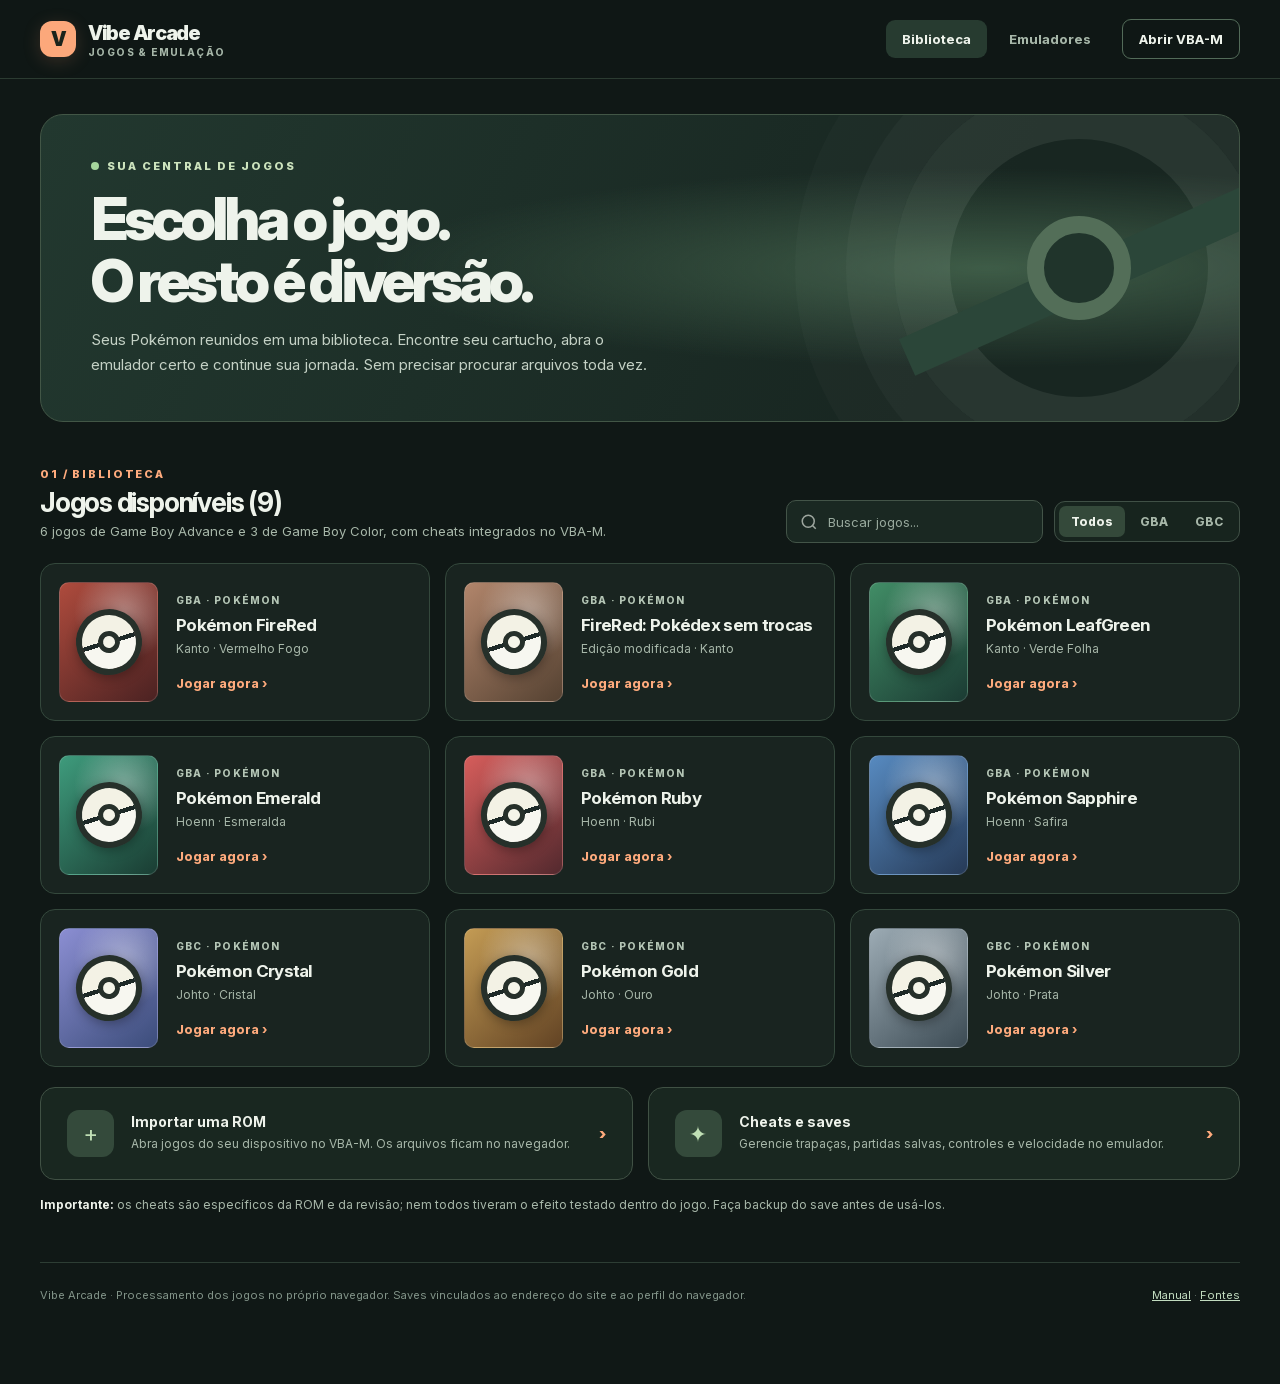
<file: index.html>
<!doctype html>
<html lang="pt-BR">
<head>
<meta charset="utf-8">
<meta name="viewport" content="width=device-width,initial-scale=1">
<meta name="description" content="Biblioteca de jogos Pokémon e catálogo de emuladores disponíveis no navegador.">
<meta name="theme-color" content="#101816">
<title>Vibe Arcade | Biblioteca e Emuladores</title>
<link rel="stylesheet" href="assets/portal.css">
<script defer src="assets/rom-library.js"></script>
<script defer src="assets/portal.js"></script>
</head>
<body>
<header class="portal-head"><div class="head-inner">
<a href="index.html" class="logo" aria-label="Vibe Arcade, página inicial"><span class="logo-mark">V</span><span>Vibe Arcade<small>JOGOS & EMULAÇÃO</small></span></a>
<nav class="head-links" aria-label="Seções principais"><a href="#biblioteca" id="nav-library" aria-current="page">Biblioteca</a><a href="#emuladores" id="nav-emulators">Emuladores</a><a class="go-vba" href="vba.html">Abrir VBA-M</a></nav>
</div></header>
<main class="portal">
<section class="hero"><div class="hero-copy"><div class="eyebrow">Sua central de jogos</div><h1>Escolha o jogo.<br>O resto é diversão.</h1><p>Seus Pokémon reunidos em uma biblioteca. Encontre seu cartucho, abra o emulador certo e continue sua jornada. Sem precisar procurar arquivos toda vez.</p></div><div class="hero-art" aria-hidden="true"></div></section>
<section id="library-section" aria-labelledby="library-heading">
<div class="section-head"><div><span class="kicker">01 / Biblioteca</span><h2 id="library-heading">Jogos disponíveis <span id="rom-count">(9)</span></h2><p>6 jogos de Game Boy Advance e 3 de Game Boy Color, com cheats integrados no VBA-M.</p></div><div class="controls"><label class="search-wrap"><svg xmlns="http://www.w3.org/2000/svg" width="18" height="18" viewBox="0 0 24 24" fill="none" stroke="currentColor" stroke-width="2"><circle cx="11" cy="11" r="8"/><path d="m21 21-4.35-4.35"/></svg><input type="search" id="game-search" placeholder="Buscar jogos..." aria-label="Buscar na biblioteca"></label><div class="filter" id="game-filters" role="group" aria-label="Filtrar console"><button type="button" data-system="all" aria-pressed="true">Todos</button><button type="button" data-system="GBA" aria-pressed="false">GBA</button><button type="button" data-system="GBC" aria-pressed="false">GBC</button></div></div></div>
<div id="game-grid" class="tile-grid" aria-live="polite"><p>Carregando biblioteca...</p></div>
<div class="action-row"><a href="vba.html" class="action-panel"><span class="action-icon" aria-hidden="true">+</span><span><h3>Importar uma ROM</h3><p>Abra jogos do seu dispositivo no VBA-M. Os arquivos ficam no navegador.</p></span><span class="arrow" aria-hidden="true">›</span></a><a href="vba.html" class="action-panel"><span class="action-icon" aria-hidden="true">✦</span><span><h3>Cheats e saves</h3><p>Gerencie trapaças, partidas salvas, controles e velocidade no emulador.</p></span><span class="arrow" aria-hidden="true">›</span></a></div>
<p class="assist-note"><b>Importante:</b> os cheats são específicos da ROM e da revisão; nem todos tiveram o efeito testado dentro do jogo. Faça backup do save antes de usá-los.</p>
</section>
<section id="emulators-section" aria-labelledby="emulators-heading" hidden>
<div class="section-head"><div><span class="kicker">02 / Emuladores</span><h2 id="emulators-heading">Escolha o emulador</h2><p>Emuladores integrados, experimentais e projetos ainda pendentes.</p></div><div class="controls"><label class="search-wrap"><svg xmlns="http://www.w3.org/2000/svg" width="18" height="18" viewBox="0 0 24 24" fill="none" stroke="currentColor" stroke-width="2"><circle cx="11" cy="11" r="8"/><path d="m21 21-4.35-4.35"/></svg><input type="search" id="core-search" placeholder="Buscar console ou núcleo..." aria-label="Buscar emuladores"></label><div class="filter" id="core-filters" role="group" aria-label="Filtrar estado"><button type="button" data-status="all" aria-pressed="true">Todos</button><button type="button" data-status="available" aria-pressed="false">Disponíveis</button><button type="button" data-status="pending" aria-pressed="false">Pendentes</button></div></div></div>
<div class="core-grid" id="core-grid" aria-live="polite"><p>Carregando emuladores...</p></div>
<p class="assist-note">Os núcleos marcados como experimentais podem exigir HTTPS, isolamento de origem, WebGPU, BIOS ou arquivos adicionais. <b>Pendente</b> significa que ainda não há núcleo jogável disponível.</p>
</section>
<footer class="portal-footer"><span>Vibe Arcade · Processamento dos jogos no próprio navegador. Saves vinculados ao endereço do site e ao perfil do navegador.</span><span><a href="README.txt">Manual</a> · <a href="FONTES-E-CHECAGENS.txt">Fontes</a></span></footer>
</main>
</body></html>
</file>
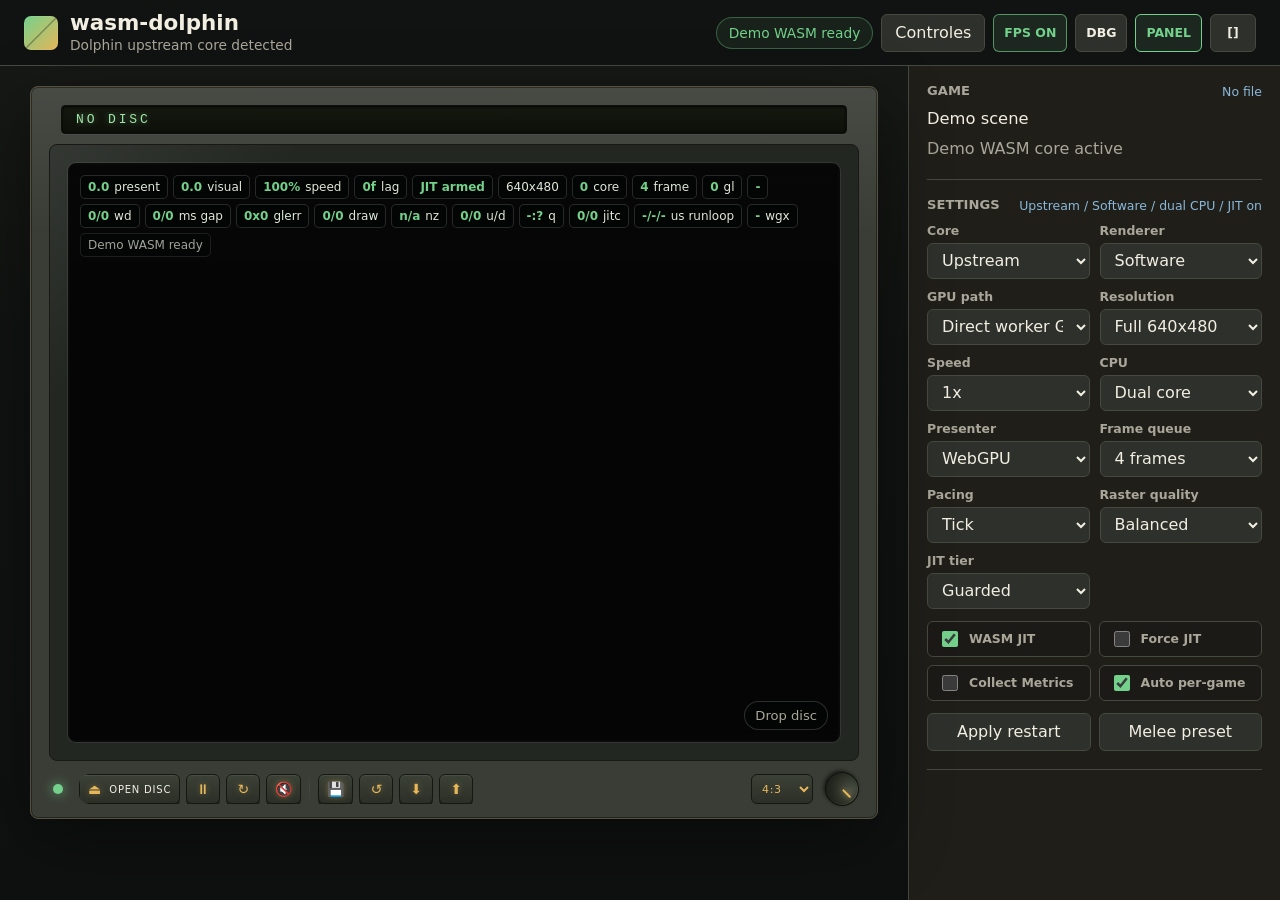
<file: web/dolphin/index.html>
<!doctype html>
<html lang="en">
  <head>
    <meta charset="utf-8">
    <meta name="viewport" content="width=device-width, initial-scale=1">
    <title>wasm-dolphin</title>
    <link rel="icon" href="data:,">
    <link rel="stylesheet" href="./src/styles.css">
    <link rel="stylesheet" href="../../assets/control-mapping.css">
  </head>
  <body>
    <div class="app-shell">
      <header class="topbar">
        <div class="brand">
          <span class="mark" aria-hidden="true"></span>
          <div>
            <h1>wasm-dolphin</h1>
            <p id="coreLabel">WebAssembly host</p>
          </div>
        </div>
        <div class="topbar-actions">
          <span class="status-pill" id="statusPill">Booting</span>
          <button id="configureControls" type="button">Controles</button>
          <button class="icon-button" id="overlayToggle" type="button" title="Toggle FPS overlay" aria-pressed="true">FPS</button>
          <button class="icon-button" id="debugToggle" type="button" title="Toggle diagnostics" aria-expanded="false" aria-controls="debugPanel">DBG</button>
          <button class="icon-button tip" id="panelToggle" type="button"
                  data-tip="Show or hide the side panel" aria-expanded="true"
                  aria-controls="controlPanel" aria-label="Hide side panel">PANEL</button>
          <button class="icon-button" id="fullscreenButton" type="button" title="Fullscreen" aria-label="Fullscreen">[]</button>
        </div>
      </header>

      <main class="workspace">
        <section class="play-area" aria-label="Emulator">
          <div class="crt-set" id="dropZone">
            <!-- LCD strip in the bezel. Carries the game identity that used to
                 live in the side panel, so the panel can be hidden entirely
                 without losing what is loaded. -->
            <div class="lcd-strip" aria-hidden="true">
              <span class="lcd-title" id="lcdTitle">NO DISC</span>
              <span class="lcd-meta" id="lcdMeta"></span>
            </div>
            <div class="crt-bezel">
              <div class="screen-viewport">
                <canvas id="screen" width="640" height="480" aria-label="Emulator screen"></canvas>
                <div class="blank-probe-notice" id="blankProbeNotice" role="status" hidden></div>
                <div class="screen-osd" id="screenHud">
                  <span><strong id="hudFps">0</strong> present</span>
                  <span><strong id="hudVisualFps">0</strong> visual</span>
                  <span><strong id="hudSpeed">0%</strong> speed</span>
                  <span><strong id="hudLatency">0f</strong> lag</span>
                  <span><strong id="hudJit">JIT off</strong></span>
                  <span id="hudResolution">640x480</span>
                  <span><strong id="hudCoreFps">0</strong> core</span>
                  <span><strong id="hudFrame">0</strong> frame</span>
                  <span><strong id="hudGlSwap">0</strong> gl</span>
                  <span><strong id="hudMode">-</strong></span>
                  <span><strong id="hudWatchdog">0/0</strong> wd</span>
                  <span><strong id="hudGap">0/0</strong>ms gap</span>
                  <span><strong id="hudGlError">0x0</strong> glerr</span>
                  <span><strong id="hudDraw">0/0</strong> draw</span>
                  <span><strong id="hudNz">0</strong> nz</span>
                  <span><strong id="hudUnderDrop">0/0</strong> u/d</span>
                  <span><strong id="hudQueue">0/0</strong> q</span>
                  <span><strong id="hudJitCache">0/0</strong> jitc</span>
                  <span><strong id="hudRunloop">-/-</strong>us runloop</span>
                  <span><strong id="hudWgx">-</strong> wgx</span>
                  <span id="hudStatus" style="opacity:.7"></span>
                </div>
                <div class="drop-badge" id="dropBadge">Drop disc</div>
                <div class="scanlines" aria-hidden="true"></div>
              </div>
            </div>
            <div class="crt-footer">
              <span class="power-light"></span>
              <div class="transport" aria-label="Playback controls">
                <label class="file-button tip" data-tip="Open a GameCube disc image">
                  <span class="glyph" aria-hidden="true">&#x23CF;</span>
                  <span class="btn-text">Open disc</span>
                  <input id="romInput" type="file" accept=".iso,.gcm,.rvz,.wbfs" disabled>
                </label>
                <button id="runButton" class="tip" type="button" data-tip="Pause or resume emulation" aria-label="Pause">
                  <span class="glyph" aria-hidden="true">&#x23F8;</span>
                </button>
                <button id="resetButton" class="tip" type="button" data-tip="Reset the console" aria-label="Reset">
                  <span class="glyph" aria-hidden="true">&#x21BB;</span>
                </button>
                <button id="muteButton" class="tip" type="button" data-tip="Mute or unmute audio" aria-label="Muted">
                  <span class="glyph" aria-hidden="true">&#x1F507;</span>
                </button>
                <span class="transport-sep" aria-hidden="true"></span>
                <button id="saveButton" class="tip" type="button" data-tip="Save state to a slot" aria-label="Save state">
                  <span class="glyph" aria-hidden="true">&#x1F4BE;</span>
                </button>
                <button id="loadButton" class="tip" type="button" data-tip="Load state from a slot" aria-label="Load state">
                  <span class="glyph" aria-hidden="true">&#x21BA;</span>
                </button>
                <button id="dlStateButton" class="tip" type="button" data-tip="Download the current save state" aria-label="Download state">
                  <span class="glyph" aria-hidden="true">&#x2B07;</span>
                </button>
                <label class="file-button tip" data-tip="Upload a save state file" aria-label="Upload state">
                  <span class="glyph" aria-hidden="true">&#x2B06;</span>
                  <input id="ulStateInput" type="file" accept=".sav">
                </label>
              </div>
                            <label class="aspect-select tip" data-tip="Screen aspect ratio">
                <span class="sr-only">Aspect ratio</span>
                <select id="aspectSelect">
                  <option value="4:3">4:3</option>
                  <option value="16:9">16:9</option>
                </select>
              </label>
              <span class="volume-dial tip" data-tip="Volume">
                            <input id="volumeDial" type="range" min="0" max="100" value="100"
                            aria-label="Volume" orient="vertical">
                            <span class="dial-face" aria-hidden="true"><i></i></span>
                            </span>
                            </div>
                            </div>
                            
                            <div class="touch-controls" aria-label="Touch controls">
                            <div class="touch-dpad">
                            <button data-touch-button="D_UP" aria-label="D-pad up">Up</button>
                            <button data-touch-button="D_LEFT" aria-label="D-pad left">Left</button>
                            <button data-touch-button="D_RIGHT" aria-label="D-pad right">Right</button>
                            <button data-touch-button="D_DOWN" aria-label="D-pad down">Down</button>
                            </div>
                            <div class="touch-face">
                            <button data-touch-button="B" aria-label="B">B</button>
                            <button data-touch-button="A" aria-label="A">A</button>
                            </div>
                            </div>
                            </section>
                            
                            <aside class="control-panel" id="controlPanel" aria-label="Emulator controls">
                            <section class="panel-block game-block">
                            <div class="section-heading">
                            <h2>Game</h2>
                            <span id="gameSize">No file</span>
                            </div>
                            <p class="game-title" id="gameTitle">Demo scene</p>
                            <p class="muted" id="mountNote">Demo WASM core active</p>
                            </section>
                            
                            <form class="settings-panel" id="settingsForm">
                            <div class="section-heading">
                            <h2>Settings</h2>
                            <span id="settingsSummary">Startup</span>
                            </div>
                            
                            <div class="setting-grid">
                            <label>
                              <span>Core</span>
                              <select id="settingCore">
                              <option value="native">Native</option>
                              <option value="upstream">Upstream</option>
                              </select>
                            </label>
                            
                            <label>
                              <span>Renderer</span>
                              <select id="settingVideo">
                              <option value="software">Software</option>
                              <option value="wgpu">WebGPU hardware (experimental)</option>
                              <option value="ogl">OpenGL GPU</option>
                              <option value="null">Null video</option>
                              </select>
                            </label>
                            
                            <label>
                              <span>GPU path</span>
                              <select id="settingOglProxy">
                              <option value="proxy">Compatible GL</option>
                              <option value="worker">Direct worker GL</option>
                              <option value="main">Main thread GL</option>
                              <option value="readback">Readback debug</option>
                              </select>
                            </label>
                            
                            <label>
                              <span>Resolution</span>
                              <select id="settingResolution">
                              <option value="full">Full 640x480</option>
                              <option value="0.75">75% present</option>
                              <option value="half">Half 320x240</option>
                              </select>
                            </label>
                            
                            <label>
                              <span>Speed</span>
                              <select id="settingSpeed">
                              <option value="0.5">0.5x</option>
                              <option value="0.75">0.75x</option>
                              <option value="1">1x</option>
                              <option value="1.25">1.25x</option>
                              <option value="1.5">1.5x</option>
                              <option value="unlimited">Unlimited</option>
                              </select>
                            </label>
                            
                            <label>
                              <span>CPU</span>
                              <select id="settingCpu">
                              <option value="auto">Auto</option>
                              <option value="single">Single thread</option>
                              <option value="dual">Dual core</option>
                              </select>
                            </label>
                            
                            <label>
                              <span>Presenter</span>
                              <select id="settingPresenter">
                              <option value="webgpu">WebGPU</option>
                              <option value="webgl">WebGL</option>
                              <option value="2d">Canvas 2D</option>
                              </select>
                            </label>
                            
                            <label>
                              <span>Frame queue</span>
                              <select id="settingQueue">
                              <option value="2">2 frames</option>
                              <option value="4">4 frames</option>
                              <option value="8">8 frames</option>
                              <option value="12">12 frames</option>
                              </select>
                            </label>
                            
                            <label>
                              <span>Pacing</span>
                              <select id="settingPacing">
                              <option value="tick">Tick</option>
                              <option value="smooth">Smooth</option>
                              <option value="direct">Direct</option>
                              </select>
                            </label>
                            
                            <label>
                              <span>Raster quality</span>
                              <select id="settingFastSw">
                              <option value="0">Full quality</option>
                              <option value="1">Balanced</option>
                              <option value="2">Emergency speed</option>
                              </select>
                            </label>
                            
                            <label>
                              <span>JIT tier</span>
                              <select id="settingJitTier">
                              <option value="guarded">Guarded</option>
                              <option value="mixed">Mixed experimental</option>
                              </select>
                            </label>
                            </div>
                            
                            <div class="toggle-row">
                            <label class="switch-line">
                              <input id="settingWasmJit" type="checkbox">
                              <span>WASM JIT</span>
                            </label>
                            <label class="switch-line">
                              <input id="settingForceJit" type="checkbox">
                              <span>Force JIT</span>
                            </label>
                            <label class="switch-line">
                              <input id="settingMetrics" type="checkbox">
                              <span>Collect Metrics</span>
                            </label>
                            <label class="switch-line tip" data-tip="Pick the renderer from measured per-game results">
                              <input id="settingAutoProfile" type="checkbox" checked>
                              <span>Auto per-game</span>
                            </label>
                            </div>
                            
                            <div class="settings-actions">
                            <button id="settingsApplyButton" type="submit">Apply restart</button>
                            <button id="settingsPresetButton" type="button">Melee preset</button>
                            </div>
                            </form>
                            
                            <section class="debug-panel" id="debugPanel" aria-label="Diagnostics" hidden>
                            <section class="panel-block">
                            <div class="section-heading">
                            <h2>Boot</h2>
                            <span id="bootStatus">No disc</span>
                            </div>
                            <div class="metric-row">
                            <span>Apploader</span>
                            <strong id="bootApploader">-</strong>
                            </div>
                            <div class="metric-row">
                            <span>Boot DOL</span>
                            <strong id="bootDol">-</strong>
                            </div>
                            <div class="metric-row">
                            <span>FST</span>
                            <strong id="bootFst">-</strong>
                            </div>
                            <div class="metric-row">
                            <span>Image</span>
                            <strong id="bootImage">-</strong>
                            </div>
                            <div class="metric-row">
                            <span>Entry</span>
                            <strong id="bootEntry">-</strong>
                            </div>
                            <p class="muted compact" id="bootBlocker">No boot attempt</p>
                            <div class="root-entry-list" id="rootEntryList" aria-label="Disc root entries"></div>
                            </section>
                            
                            <section class="panel-block">
                            <div class="section-heading">
                            <h2>Runtime</h2>
                            <span id="coreMode">Demo</span>
                            </div>
                            <div class="metric-row">
                            <span>Frame</span>
                            <strong id="frameCounter">0</strong>
                            </div>
                            <div class="metric-row">
                            <span>Present FPS</span>
                            <strong id="fpsCounter">0</strong>
                            </div>
                            <div class="metric-row">
                            <span>Visual FPS</span>
                            <strong id="visualFpsCounter">0</strong>
                            </div>
                            <div class="metric-row">
                            <span>UI FPS</span>
                            <strong id="uiFpsCounter">0</strong>
                            </div>
                            <div class="metric-row">
                            <span>Core FPS</span>
                            <strong id="coreFpsCounter">0</strong>
                            </div>
                            <div class="metric-row">
                            <span>Game Speed</span>
                            <strong id="gameSpeedCounter">0%</strong>
                            </div>
                            <div class="metric-row">
                            <span>Frame Gap</span>
                            <strong id="presentationGapCounter">0 ms</strong>
                            </div>
                            <div class="metric-row">
                            <span>Latency</span>
                            <strong id="presentationLagCounter">0f / 0 ms</strong>
                            </div>
                            <div class="metric-row">
                            <span>Audio</span>
                            <strong id="audioStatus">Audio off</strong>
                            </div>
                            <div class="metric-row">
                            <span>Ticks</span>
                            <strong id="coreTicks">0</strong>
                            </div>
                            <div class="metric-row">
                            <span>PPC PC</span>
                            <strong id="ppcPc">-</strong>
                            </div>
                            <div class="metric-row">
                            <span>CPU</span>
                            <strong id="cpuCoreName">-</strong>
                            </div>
                            <div class="metric-row">
                            <span>WASM JIT exp</span>
                            <strong id="ppcWasmJit">0 / 0</strong>
                            </div>
                            <div class="metric-row">
                            <span>WASM Helper</span>
                            <strong id="ppcWasmHelperStats">-</strong>
                            </div>
                            <div class="metric-row">
                            <span>Frame Profile</span>
                            <strong id="frameProfileStats">-</strong>
                            </div>
                            <div class="metric-row">
                            <span>Adapter</span>
                            <strong id="adapterStatus">Fallback</strong>
                            </div>
                            </section>
                            
                            <section class="panel-block">
                            <div class="section-heading">
                            <h2>Input</h2>
                            <span id="inputSource">Keyboard</span>
                            </div>
                            <div class="control-grid" id="controlGrid"></div>
                            </section>
                            
                            <section class="panel-block">
                            <div class="section-heading">
                            <h2>Core Slot</h2>
                            <span>cores/dolphin</span>
                            </div>
                            <p class="muted compact">Emscripten Dolphin bundles load from <code>cores/dolphin</code>.</p>
                            </section>
                            </section>
                            </aside>
                            </main>
                            </div>
                            
                            <script src="../../assets/control-mapping.js"></script>
                            <script type="module" src="./src/bootstrap.js"></script>
                            </body>
                            </html>
</file>
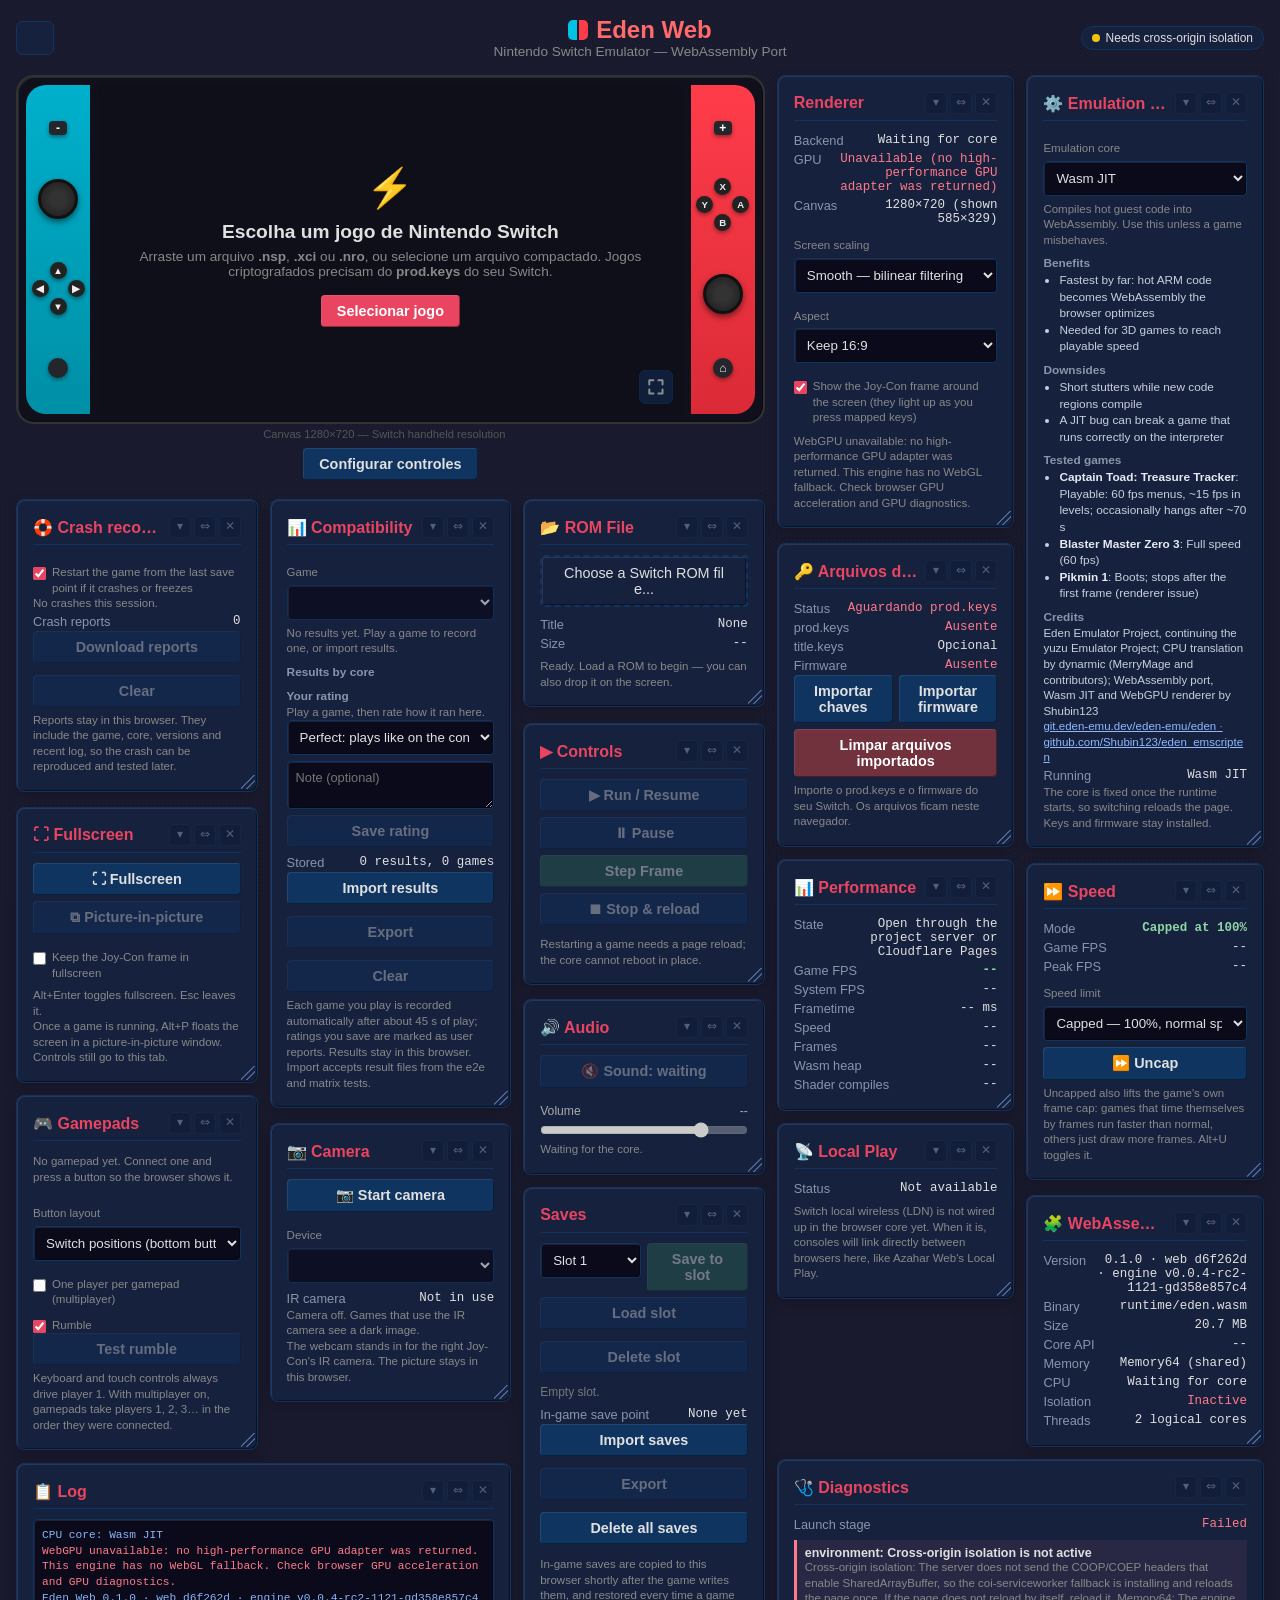
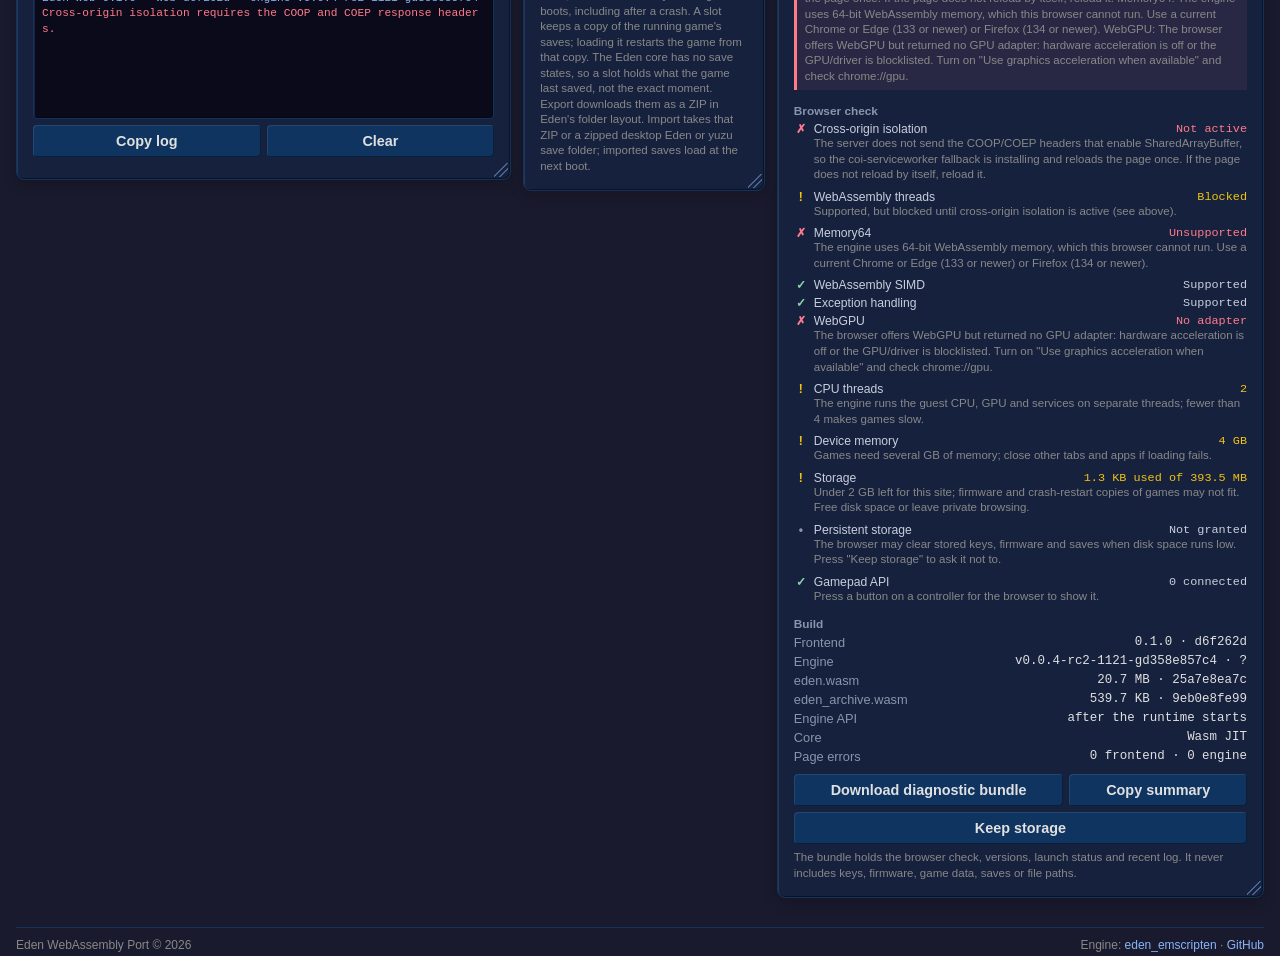
<file: web/eden/index.html>
<!DOCTYPE html>
<html lang="en">
<head>
  <meta charset="UTF-8">
  <meta name="viewport" content="width=device-width, initial-scale=1.0, maximum-scale=1.0, user-scalable=no, viewport-fit=cover">
  <title>Eden Web — Nintendo Switch Emulator</title>
  <link rel="stylesheet" href="style.css">
  <link rel="stylesheet" href="../../assets/control-mapping.css">
</head>
<body>
  <header>
    <button type="button" class="menu-toggle" id="btn-layout-menu" aria-label="Layout and settings menu"
            aria-expanded="false" aria-controls="layout-menu" title="Layout and settings menu">
      <span></span><span></span><span></span>
    </button>
    <h1><span class="switch-logo" aria-hidden="true"><span class="joycon-left"></span><span class="joycon-right"></span></span> Eden Web</h1>
    <p>Nintendo Switch Emulator — WebAssembly Port</p>
    <div id="wasm-badge" class="status-badge checking">
      <span class="indicator"></span>
      <span id="wasm-status-text">Loading WASM...</span>
    </div>
  </header>

  <aside class="layout-menu" id="layout-menu" hidden aria-label="Layout and settings menu">
    <div class="layout-menu-header">
      <h2>☰ Layout &amp; Settings</h2>
      <button type="button" class="btn btn-secondary layout-menu-close" id="btn-layout-menu-close" aria-label="Close menu">✕</button>
    </div>
    <div class="speed-control">
      <label for="layout-screen-width">
        <span>Screen width</span><output id="layout-screen-width-value">60%</output>
      </label>
      <input id="layout-screen-width" type="range" min="30" max="100" step="5" value="60"
             aria-label="Screen width as a percentage of the page">
    </div>
    <div class="speed-control">
      <label for="layout-widget-width">
        <span>Widget width</span><output id="layout-widget-width-value">18%</output>
      </label>
      <input id="layout-widget-width" type="range" min="10" max="50" step="1" value="18"
             aria-label="Minimum widget width as a percentage of the page">
    </div>
    <div class="speed-control">
      <label for="layout-gap">
        <span>Spacing</span><output id="layout-gap-value">12px</output>
      </label>
      <input id="layout-gap" type="range" min="4" max="28" step="2" value="12" aria-label="Spacing between widgets">
    </div>
    <label class="mode-help audio-toggle">
      <input type="checkbox" id="layout-beside-screen" checked>
      Place widgets beside the screen when there is room
    </label>
    <h3 class="layout-menu-subhead">Widgets</h3>
    <ul class="layout-widget-list" id="layout-widget-list"></ul>
    <div class="mode-help">Drag a widget by its title to move it, drag its corner to resize it, or use the buttons here. Double-click a corner to reset that widget's size.</div>
    <button type="button" class="btn btn-primary" id="btn-layout-reset" style="margin-top:10px;">↺ Reset to default layout</button>

    <h3 class="layout-menu-subhead">Where to change settings</h3>
    <div class="mode-help">Every setting lives in a widget. Press → to show and jump to it, even if you hid or collapsed it.</div>
    <ul class="layout-settings-guide" id="layout-settings-guide"></ul>
    <div class="mode-help">
      Settings take effect immediately and are remembered in this browser (localStorage); keys and firmware are kept
      in IndexedDB. <strong>Reset to default layout</strong> only restores widget placement, not settings.
      Changes to keys or firmware after a game has started apply after a page reload.
    </div>
  </aside>
  <div class="layout-menu-backdrop" id="layout-menu-backdrop" hidden></div>

  <div class="main-layout">
    <div class="controls-panel" id="widget-grid">
      <div class="canvas-panel">
        <div id="screen-stage" class="screen-stage">
          <div class="switch-device" id="switch-device">
            <div class="joycon neon-blue" aria-hidden="true">
              <div class="jc-button btn-minus">-</div>
              <div class="jc-stick stick-left"></div>
              <div class="jc-dpad">
                <div class="dpad-btn up">▲</div>
                <div class="dpad-btn left">◀</div>
                <div class="dpad-btn right">▶</div>
                <div class="dpad-btn down">▼</div>
              </div>
              <div class="jc-button btn-capture"></div>
            </div>

            <div class="screen-frame">
              <canvas id="canvas" width="1280" height="720" oncontextmenu="event.preventDefault()" tabindex="-1"></canvas>

              <div id="drop-zone" class="drop-zone" lang="pt-BR">
                <div class="drop-prompt">
                  <div class="upload-art">⚡</div>
                  <h2>Escolha um jogo de Nintendo Switch</h2>
                  <p>Arraste um arquivo <strong>.nsp</strong>, <strong>.xci</strong> ou <strong>.nro</strong>, ou selecione um arquivo compactado. Jogos criptografados precisam do <strong>prod.keys</strong> do seu Switch.</p>
                  <button type="button" id="browse-btn" class="btn btn-primary">Selecionar jogo</button>
                </div>
              </div>

              <button type="button" class="stage-fullscreen-btn" id="btn-fullscreen-stage"
                      title="Fullscreen (Alt+Enter)" aria-label="Fullscreen">
                <svg viewBox="0 0 24 24" aria-hidden="true" fill="none" stroke="currentColor"
                     stroke-width="2.4" stroke-linecap="round" stroke-linejoin="round">
                  <path d="M4 9V4h5M15 4h5v5M20 15v5h-5M9 20H4v-5"/>
                </svg>
              </button>
              <button type="button" class="stage-fullscreen-btn stage-pip-btn" id="btn-pip-stage"
                      title="Picture-in-picture (Alt+P)" aria-label="Picture-in-picture">
                <svg viewBox="0 0 24 24" aria-hidden="true" fill="none" stroke="currentColor"
                     stroke-width="2.4" stroke-linecap="round" stroke-linejoin="round">
                  <rect x="3" y="5" width="18" height="14" rx="2"/>
                  <rect x="12" y="12" width="6" height="4" fill="currentColor"/>
                </svg>
              </button>
              <div id="pip-overlay" class="pip-overlay" hidden>
                <span>Playing in picture-in-picture</span>
                <button type="button" class="btn btn-secondary" id="btn-pip-return">Return to page</button>
              </div>
              <video id="pip-video" class="pip-video" muted playsinline aria-hidden="true" tabindex="-1"></video>
              <div id="pause-overlay" class="pause-overlay" style="display: none;">
                <span class="pause-icon">⏸</span>
                <span>PAUSED</span>
              </div>
            </div>

            <div class="joycon neon-red" aria-hidden="true">
              <div class="jc-button btn-plus">+</div>
              <div class="jc-abxy">
                <div class="abxy-btn btn-x">X</div>
                <div class="abxy-btn btn-y">Y</div>
                <div class="abxy-btn btn-a">A</div>
                <div class="abxy-btn btn-b">B</div>
              </div>
              <div class="jc-stick stick-right"></div>
              <div class="jc-button btn-home">⌂</div>
            </div>
          </div>

          <div class="fullscreen-overlay" id="fullscreen-overlay">
            <div class="fullscreen-overlay-buttons">
              <button type="button" class="btn btn-secondary" id="btn-fullscreen-pause">⏸ Pause</button>
              <button type="button" class="btn btn-secondary" id="btn-fullscreen-controls">Controles</button>
              <button type="button" class="btn btn-secondary" id="btn-fullscreen-exit">✕ Exit</button>
            </div>
          </div>
        </div>
        <p class="canvas-caption">
          Canvas 1280×720 — Switch handheld resolution
          <span id="fps"></span>
        </p>
        <button type="button" id="configure-input" class="btn btn-secondary">Configurar controles</button>
        <section id="boot-help" aria-label="Arquivos exigidos pelo jogo" lang="pt-BR" hidden>
          <p id="boot-help-text" role="status"></p>
          <div class="boot-actions">
            <button type="button" id="boot-add-keys" class="btn btn-secondary">Importar chaves</button>
            <button type="button" id="boot-add-firmware" class="btn btn-secondary">Importar firmware</button>
            <button type="button" id="boot-retry" class="btn btn-primary">Tentar novamente</button>
            <button type="button" id="boot-without-keys" class="btn btn-secondary" hidden>Abrir sem chaves</button>
          </div>
          <p id="boot-import-status" class="mode-help" role="status"></p>
        </section>
      </div>

      <div class="card" data-widget="renderer"
           data-settings="screen scaling (smooth or pixelated), aspect fit, Joy-Con frame">
        <h2>Renderer</h2>
        <div class="stat-row"><span class="label">Backend</span><span id="renderer-backend" class="value">Waiting for core</span></div>
        <div class="stat-row"><span class="label">GPU</span><span id="gpu-adapter" class="value">Checking...</span></div>
        <div class="stat-row"><span class="label">Canvas</span><span id="canvas-size" class="value">1280×720</span></div>
        <label for="screen-filter" class="mode-help field-label">Screen scaling</label>
        <select id="screen-filter" class="renderer-select" aria-label="Screen scaling">
          <option value="smooth">Smooth — bilinear filtering</option>
          <option value="pixelated">Sharp — nearest pixel</option>
        </select>
        <label for="screen-fit" class="mode-help field-label">Aspect</label>
        <select id="screen-fit" class="renderer-select" aria-label="Aspect">
          <option value="contain">Keep 16:9</option>
          <option value="fill">Stretch to fill</option>
        </select>
        <label class="mode-help audio-toggle">
          <input type="checkbox" id="show-joycons" checked>
          Show the Joy-Con frame around the screen (they light up as you press mapped keys)
        </label>
        <div id="renderer-help" class="mode-help" style="margin-top:8px;">
          Eden requires WebGPU. This engine build has no WebGL fallback. Internal resolution and renderer backend are fixed by the engine build.
        </div>
      </div>

      <div class="card" id="emulation-card" data-widget="emulation"
           data-settings="emulation core (Eden's Wasm JIT or IR interpreter, and other Switch emulators) with the benefits, downsides, tested games and credits of each">
        <h2>⚙️ Emulation core</h2>
        <label for="cpu-core" class="mode-help field-label">Emulation core</label>
        <select id="cpu-core" class="renderer-select" aria-label="Emulation core"></select>
        <p id="cpu-core-recommendation" class="mode-help" hidden></p>
        <p id="cpu-core-summary" class="mode-help"></p>
        <div class="core-tradeoffs">
          <div><h3>Benefits</h3><ul id="cpu-core-pros" class="core-list"></ul></div>
          <div><h3>Downsides</h3><ul id="cpu-core-cons" class="core-list"></ul></div>
        </div>
        <div id="cpu-core-tested-section">
          <h3>Tested games</h3>
          <ul id="cpu-core-tested" class="core-list core-tested"></ul>
        </div>
        <div id="cpu-core-port-section" hidden>
          <h3>Browser port</h3>
          <p id="cpu-core-port" class="mode-help"></p>
        </div>
        <h3>Credits</h3>
        <p id="cpu-core-credits" class="mode-help core-credits"></p>
        <p id="cpu-core-links" class="mode-help core-links"></p>
        <div class="stat-row"><span class="label">Running</span><span id="cpu-core-active" class="value">--</span></div>
        <button class="btn" id="cpu-core-apply" hidden>Reload to switch core</button>
        <p class="mode-help">The core is fixed once the runtime starts, so switching reloads the page. Keys and firmware stay installed.</p>
      </div>

      <div class="card" id="recovery-card" data-widget="crash-recovery"
           data-settings="restart crashed games from the last save point, download or clear crash reports">
        <h2>🛟 Crash recovery</h2>
        <label class="mode-help audio-toggle">
          <input type="checkbox" id="auto-restart" checked>
          Restart the game from the last save point if it crashes or freezes
        </label>
        <p id="recovery-status" class="mode-help">No crashes this session.</p>
        <div class="stat-row"><span class="label">Crash reports</span><span id="crash-count" class="value">0</span></div>
        <div class="core-actions">
          <button class="btn" id="btn-crash-download" disabled>Download reports</button>
          <button class="btn" id="btn-crash-clear" disabled>Clear</button>
        </div>
        <p class="mode-help">Reports stay in this browser. They include the game, core, versions and recent log, so the crash can be reproduced and tested later.</p>
      </div>

      <div class="card" id="compat-card" data-widget="compatibility"
           data-settings="per-game compatibility: results by core and engine version, the recommended core, your own rating, import, export or clear results">
        <h2>📊 Compatibility</h2>
        <label for="compat-game" class="mode-help field-label">Game</label>
        <select id="compat-game" class="renderer-select" aria-label="Game" disabled></select>
        <p id="compat-recommendation" class="mode-help">No results yet.</p>
        <p id="compat-regressions" class="mode-help compat-warning" hidden></p>
        <h3>Results by core</h3>
        <ul id="compat-results" class="core-list"></ul>
        <p id="compat-coverage" class="mode-help"></p>
        <h3>Your rating</h3>
        <p id="compat-report-target" class="mode-help">Play a game, then rate how it ran here.</p>
        <select id="compat-rating" class="renderer-select" aria-label="Rating"></select>
        <textarea id="compat-note" class="renderer-select" rows="2" maxlength="500" placeholder="Note (optional)" aria-label="Note"></textarea>
        <button class="btn" id="btn-compat-report" disabled>Save rating</button>
        <div class="stat-row"><span class="label">Stored</span><span id="compat-count" class="value">--</span></div>
        <div class="core-actions">
          <button class="btn" id="btn-compat-import">Import results</button>
          <button class="btn" id="btn-compat-export" disabled>Export</button>
          <button class="btn" id="btn-compat-clear" disabled>Clear</button>
        </div>
        <input type="file" id="compat-import-input" accept=".json,application/json" multiple hidden>
        <p id="compat-status" class="mode-help" aria-live="polite">Each game you play is recorded automatically after about 45 s of play; ratings you save are marked as user reports. Results stay in this browser. Import accepts result files from the e2e and matrix tests.</p>
      </div>

      <div class="card" id="rom-card" data-widget="rom"
           data-settings="choose a ROM (.nsp, .xci, .nro, .nca, .nso, or a .zip/.7z/.rar/.tar archive of one) or drop it on the screen">
        <h2>📂 ROM File</h2>
        <input type="file" id="file-input" accept=".nsp,.xci,.nro,.nca,.nso,.zip,.7z,.rar,.tar,.tgz,.tbz,.tbz2,.txz,.tzst,.gz,.bz2,.xz,.lzma,.zst,.lz,.lz4,.cab,.cpio">
        <label for="file-input" class="file-label" id="file-label">Choose a Switch ROM file...</label>
        <div class="stat-row"><span class="label">Title</span><span id="title-name" class="value">None</span></div>
        <div class="stat-row"><span class="label">Size</span><span id="title-size" class="value">--</span></div>
        <div id="rom-status" class="mode-help" aria-live="polite" style="margin-top:6px;">Ready. Load a ROM to begin — you can also drop it on the screen.</div>
        <progress id="rom-progress" max="100" value="0" hidden></progress>
        <div id="rom-eta" class="mode-help" aria-live="off" hidden></div>
      </div>

      <div class="card" id="system-files-card" data-widget="system-files" lang="pt-BR"
           data-settings="add or clear prod.keys, title.keys and firmware">
        <h2>🔑 Arquivos do sistema</h2>
        <div class="stat-row"><span class="label">Status</span><span id="system-files-tag" class="value">Verificando…</span></div>
        <div class="stat-row"><span class="label">prod.keys</span><span id="sys-prod-keys" class="value">--</span></div>
        <div class="stat-row"><span class="label">title.keys</span><span id="sys-title-keys" class="value">--</span></div>
        <div class="stat-row"><span class="label">Firmware</span><span id="sys-firmware" class="value">--</span></div>
        <div class="button-row">
          <button type="button" id="btn-add-keys" class="btn btn-secondary">Importar chaves</button>
          <button type="button" id="btn-add-firmware" class="btn btn-secondary">Importar firmware</button>
        </div>
        <button type="button" id="btn-clear-system" class="btn btn-danger">Limpar arquivos importados</button>
        <input type="file" id="keys-input" accept=".zip,.7z,.rar,.tar,.tgz,.tbz,.tbz2,.txz,.tzst,.gz,.bz2,.xz,.lzma,.zst,.lz,.lz4,.cab,.cpio,.keys" multiple hidden>
        <input type="file" id="firmware-input" accept=".zip,.7z,.rar,.tar,.tgz,.tbz,.tbz2,.txz,.tzst,.gz,.bz2,.xz,.lzma,.zst,.lz,.lz4,.cab,.cpio,.nca" multiple hidden>
        <p id="sys-progress" class="mode-help" aria-live="polite">Importe o prod.keys e o firmware do seu Switch. Os arquivos ficam neste navegador.</p>
      </div>

      <div class="card" data-widget="controls"
           data-settings="run, pause, reset, keyboard map">
        <h2>▶ Controls</h2>
        <button class="btn btn-secondary" id="btn-play" disabled>▶ Run / Resume</button>
        <button class="btn btn-secondary" id="btn-pause" disabled>⏸ Pause</button>
        <button class="btn btn-success" id="btn-step" disabled title="Not supported by the engine yet">Step Frame</button>
        <button class="btn btn-secondary" id="btn-reset" disabled>⏹ Stop &amp; reload</button>
        <div class="mode-help" style="margin-top:6px;">Restarting a game needs a page reload; the core cannot reboot in place.</div>
      </div>

      <div class="card" id="fullscreen-card" data-widget="fullscreen"
           data-settings="fullscreen, picture-in-picture, keep the Joy-Con frame in fullscreen">
        <h2>⛶ Fullscreen</h2>
        <button type="button" class="btn btn-secondary" id="btn-fullscreen">⛶ Fullscreen</button>
        <button type="button" class="btn btn-secondary" id="btn-pip">⧉ Picture-in-picture</button>
        <label class="mode-help audio-toggle">
          <input type="checkbox" id="fullscreen-joycons">
          Keep the Joy-Con frame in fullscreen
        </label>
        <div id="fullscreen-help" class="mode-help" aria-live="polite" style="margin-top:7px;">Alt+Enter toggles fullscreen. Esc leaves it.</div>
        <div id="pip-help" class="mode-help" aria-live="polite">Once a game is running, Alt+P floats the screen in a picture-in-picture window. Controls still go to this tab.</div>
      </div>

      <div class="card" id="performance-card" data-widget="performance">
        <h2>📊 Performance</h2>
        <div class="stat-row"><span class="label">State</span><span id="wasm-state" class="value">Loading</span></div>
        <div class="stat-row"><span class="label">Game FPS</span><span id="fps-counter" class="value highlight">--</span></div>
        <div class="stat-row"><span class="label">System FPS</span><span id="system-fps" class="value">--</span></div>
        <div class="stat-row"><span class="label">Frametime</span><span id="frametime-counter" class="value">-- ms</span></div>
        <div class="stat-row"><span class="label">Speed</span><span id="emu-speed" class="value">--</span></div>
        <div class="stat-row"><span class="label">Frames</span><span id="engine-frames" class="value">--</span></div>
        <div class="stat-row"><span class="label">Wasm heap</span><span id="engine-heap" class="value">--</span></div>
        <div class="stat-row"><span class="label">Shader compiles</span><span id="engine-shaders" class="value">--</span></div>
      </div>

      <div class="card" id="speed-card" data-widget="speed"
           data-settings="speed limit: capped at normal speed, 200% or 300%, or uncapped (Alt+U)">
        <h2>⏩ Speed</h2>
        <div class="stat-row"><span class="label">Mode</span><span id="speed-mode" class="value highlight">--</span></div>
        <div class="stat-row"><span class="label">Game FPS</span><span id="speed-fps" class="value">--</span></div>
        <div class="stat-row"><span class="label">Peak FPS</span><span id="speed-peak" class="value">--</span></div>
        <label for="speed-limit" class="mode-help field-label">Speed limit</label>
        <select id="speed-limit" class="renderer-select" aria-label="Speed limit">
          <option value="100">Capped — 100%, normal speed</option>
          <option value="200">Capped — 200%</option>
          <option value="300">Capped — 300%</option>
          <option value="0">Uncapped — no limit</option>
        </select>
        <button type="button" class="btn btn-secondary" id="btn-uncap">⏩ Uncap</button>
        <div id="speed-help" class="mode-help">Uncapped also lifts the game's own frame cap: games that time themselves by frames run faster than normal, others just draw more frames. Alt+U toggles it.</div>
      </div>

      <div class="card" id="audio-card" data-widget="audio"
           data-settings="game sound, mute and volume">
        <h2>🔊 Audio</h2>
        <button type="button" class="btn btn-secondary" id="btn-sound" disabled>🔇 Sound: waiting</button>
        <div class="speed-control">
          <label for="audio-volume">
            <span>Volume</span><output id="audio-volume-value">--</output>
          </label>
          <input id="audio-volume" type="range" min="0" max="100" step="1" value="80" disabled aria-label="Volume">
        </div>
        <div id="audio-status" class="mode-help">
          Waiting for the core. Enable sound here if this browser blocks automatic playback.
        </div>
      </div>

      <div class="card" id="gamepads-card" data-widget="gamepads"
           data-settings="game controllers, button layout, multiplayer and rumble">
        <h2>🎮 Gamepads</h2>
        <ul id="gamepad-list" class="gamepad-list" aria-live="polite"></ul>
        <label for="gamepad-layout" class="mode-help field-label">Button layout</label>
        <select id="gamepad-layout" class="renderer-select" aria-label="Gamepad button layout">
          <option value="position">Switch positions (bottom button is B)</option>
          <option value="label">Xbox labels (A button is A)</option>
        </select>
        <label class="mode-help audio-toggle">
          <input type="checkbox" id="gamepad-multiplayer">
          One player per gamepad (multiplayer)
        </label>
        <label class="mode-help audio-toggle">
          <input type="checkbox" id="gamepad-rumble">
          Rumble
        </label>
        <button type="button" class="btn btn-secondary" id="btn-test-rumble" disabled>Test rumble</button>
        <div class="mode-help">Keyboard and touch controls always drive player 1. With multiplayer on, gamepads take players 1, 2, 3… in the order they were connected.</div>
      </div>

      <div class="card" id="camera-card" data-widget="camera"
           data-settings="webcam for the Joy-Con IR camera">
        <h2>📷 Camera</h2>
        <button type="button" class="btn btn-secondary" id="btn-camera">📷 Start camera</button>
        <label for="camera-device" class="mode-help field-label">Device</label>
        <select id="camera-device" class="renderer-select" aria-label="Camera device" disabled></select>
        <video id="camera-preview" class="camera-preview" autoplay muted playsinline hidden></video>
        <div class="stat-row"><span class="label">IR camera</span><span id="camera-game" class="value">Not in use</span></div>
        <div id="camera-status" class="mode-help" aria-live="polite"></div>
        <div class="mode-help">The webcam stands in for the right Joy-Con's IR camera. The picture stays in this browser.</div>
      </div>

      <div class="card" id="local-play-card" data-widget="local-play"
           data-settings="local wireless linking (not available yet)">
        <h2>📡 Local Play</h2>
        <div class="stat-row"><span class="label">Status</span><span class="value">Not available</span></div>
        <div class="mode-help" style="margin-top:6px;">
          Switch local wireless (LDN) is not wired up in the browser core yet. When it is, consoles will link
          directly between browsers here, like Azahar Web's Local Play.
        </div>
      </div>

      <div class="card" id="save-state-card" data-widget="save-states"
           data-settings="save slots per game; in-game save import and export">
        <h2>Saves</h2>
        <div class="save-toolbar">
          <select id="save-state-slot" class="renderer-select" aria-label="Save slot"></select>
          <button class="btn btn-success" id="btn-save-state" disabled>Save to slot</button>
        </div>
        <div class="core-actions">
          <button class="btn" id="btn-load-slot" disabled>Load slot</button>
          <button class="btn" id="btn-clear-slot" disabled>Delete slot</button>
        </div>
        <div id="save-slot-info" class="save-empty">Empty slot.</div>
        <div class="stat-row"><span class="label">In-game save point</span><span id="save-point" class="value">None yet</span></div>
        <div class="core-actions">
          <button class="btn" id="btn-saves-import">Import saves</button>
          <button class="btn" id="btn-saves-export" disabled>Export</button>
          <button class="btn" id="btn-saves-clear">Delete all saves</button>
        </div>
        <input type="file" id="saves-import-input" accept=".zip,application/zip" multiple hidden>
        <div id="saves-status" class="mode-help" aria-live="polite"></div>
        <div class="mode-help" style="margin-top:7px;">
          In-game saves are copied to this browser shortly after the game writes them, and restored every
          time a game boots, including after a crash. A slot keeps a copy of the running game's saves;
          loading it restarts the game from that copy. The Eden core has no save states, so a slot holds
          what the game last saved, not the exact moment.
          Export downloads them as a ZIP in Eden's folder layout. Import takes that ZIP or a zipped desktop
          Eden or yuzu save folder; imported saves load at the next boot.
        </div>
      </div>

      <div class="card" id="wasm-card" data-widget="wasm">
        <h2>🧩 WebAssembly</h2>
        <div class="stat-row"><span class="label">Version</span><span id="build-version" class="value">--</span></div>
        <div class="stat-row"><span class="label">Binary</span><span id="binary-source-tag" class="value">runtime/eden.wasm</span></div>
        <div class="stat-row"><span class="label">Size</span><span id="wasm-size" class="value">Inspecting...</span></div>
        <div class="stat-row"><span class="label">Core API</span><span id="engine-api" class="value">--</span></div>
        <div class="stat-row"><span class="label">Memory</span><span class="value">Memory64 (shared)</span></div>
        <div class="stat-row"><span class="label">CPU</span><span id="engine-cpu" class="value">Waiting for core</span></div>
        <div class="stat-row"><span class="label">Isolation</span><span id="coop-status" class="value">Checking...</span></div>
        <div class="stat-row"><span class="label">Threads</span><span id="hw-threads" class="value">--</span></div>
      </div>

      <div class="card" id="diagnostics-card" data-widget="diagnostics" data-default-span="2"
           data-settings="browser check, build and launch status; download a diagnostic bundle or copy an issue summary">
        <h2>🩺 Diagnostics</h2>
        <div class="stat-row"><span class="label">Launch stage</span><span id="diag-stage" class="value">Checking browser</span></div>
        <div id="diag-failure" class="diag-failure" aria-live="polite" hidden></div>
        <h3>Browser check</h3>
        <ul id="diag-checks" class="diag-checks"><li class="mode-help">Checking...</li></ul>
        <h3>Build</h3>
        <div id="diag-build"></div>
        <div class="stat-row"><span class="label">Page errors</span><span id="diag-errors" class="value">0 frontend · 0 engine</span></div>
        <div class="core-actions">
          <button type="button" class="btn btn-secondary" id="btn-diag-bundle">Download diagnostic bundle</button>
          <button type="button" class="btn btn-secondary" id="btn-diag-summary">Copy summary</button>
          <button type="button" class="btn btn-secondary" id="btn-diag-persist" hidden>Keep storage</button>
        </div>
        <p class="mode-help">The bundle holds the browser check, versions, launch status and recent log. It never includes keys, firmware, game data, saves or file paths.</p>
      </div>

      <div class="card" data-widget="log" data-default-span="2"
           data-settings="engine output; copy or clear it">
        <h2>📋 Log</h2>
        <div class="log-box" id="log"></div>
        <div class="button-row" style="margin-top:6px;">
          <button type="button" class="btn btn-secondary" id="btn-log-copy">Copy log</button>
          <button type="button" class="btn btn-secondary" id="btn-log-clear">Clear</button>
        </div>
      </div>
    </div>
  </div>

  <footer class="app-footer">
    <span>Eden WebAssembly Port &copy; 2026</span>
    <span>Engine: <a href="https://github.com/Shubin123/eden_emscripten" target="_blank" rel="noopener">eden_emscripten</a>
      · <a href="https://github.com/Shubin123/eden_web" target="_blank" rel="noopener">GitHub</a></span>
  </footer>

  <script src="layout.js"></script>
  <script src="../../assets/control-mapping.js"></script>
  <script type="module" src="app.js"></script>
</body>
</html>
</file>
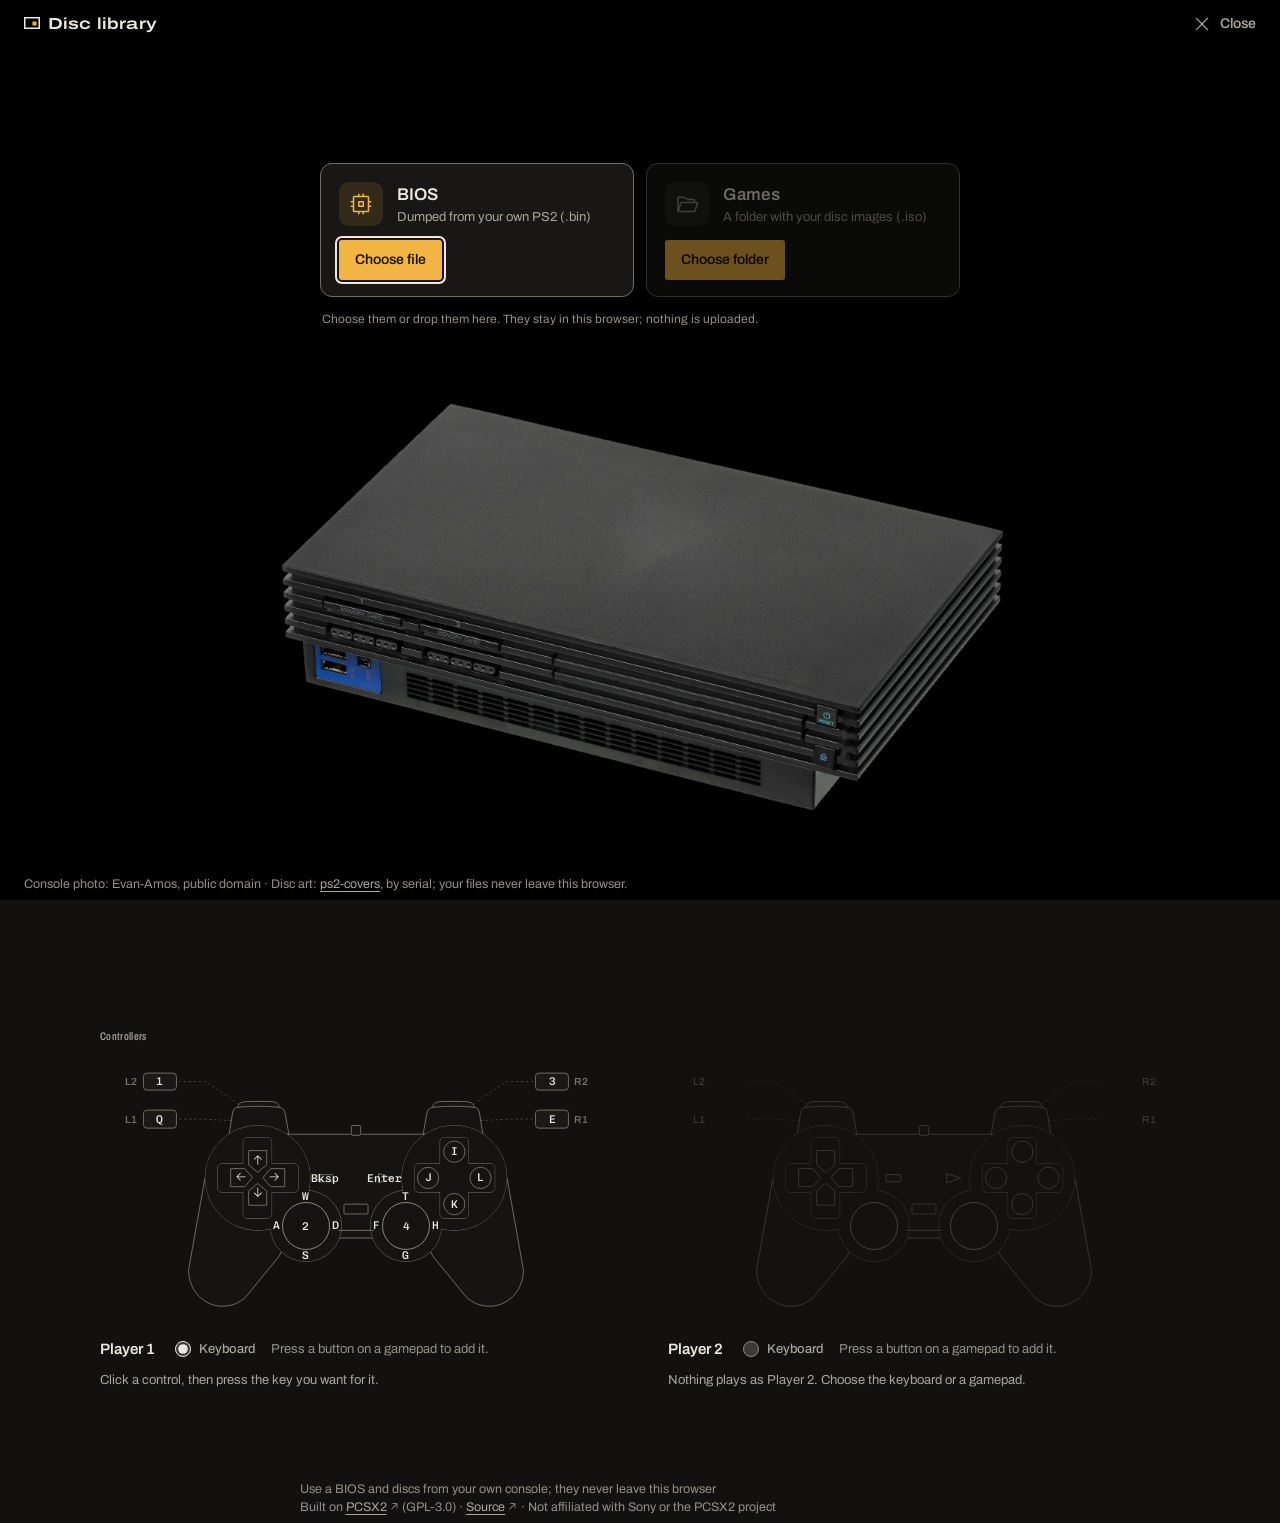
<file: web/pcsx2/index.html>
<!doctype html>
<html lang="en">
<head>
<meta charset="utf-8">
<meta name="viewport" content="width=device-width, initial-scale=1, viewport-fit=cover">
<meta name="color-scheme" content="dark">
<meta name="theme-color" content="#121110">
<meta name="description" content="TabStationToo runs PCSX2, the PlayStation 2 emulator, compiled to WebAssembly, in this browser tab with a BIOS from your own console and disc images of your own games.">
<meta name="application-name" content="TabStationToo">
<title>TabStationToo</title>
<!-- Everything is same-origin: the page is cross-origin isolated (COEP require-corp), so any resource
     from another origin would be blocked. No CDNs; same-origin, self-hosted fonts. -->
<!-- First, before anything else loads: on hosts that cannot send the isolation headers (GitHub
     Pages), coi-serviceworker.js (MIT) adds them from a service worker and reloads the page once.
     isolation.js configures it. Both do nothing when the server sends the headers. -->
<script src="isolation.js?v=11b55d97e8ea"></script>
<script src="coi-serviceworker.js"></script>
<link rel="icon" href="favicon.svg" type="image/svg+xml">
<link rel="preload" href="fonts/archivo.woff2" as="font" type="font/woff2" crossorigin>
<link rel="stylesheet" href="style.css?v=11b55d97e8ea-controls">
<link rel="stylesheet" href="library/disc-library.css?v=11b55d97e8ea">
<link rel="stylesheet" href="library/console-bar.css">
<link rel="stylesheet" href="library/console-pads.css">
<link rel="stylesheet" href="library/console-tv.css">
<script src="app.js?v=11b55d97e8ea" defer></script>
<!-- The disc library (UI-SPEC.md §15): a module, after app.js, which it talks to through
     window.PCSX2WebLibrary. It is the one part of the page that reaches another origin (disc art). -->
<script type="module" src="library/player-library.js?v=11b55d97e8ea"></script>
</head>
<body data-state="nobios" data-bios="none" data-disc="none" data-runtime="loading" data-lights="up" data-chrome="shown" data-capture="na" data-drag="" data-picture="none" data-subtitle="off" data-cards="loading">

<!-- The room: the first screen, as tall as the window. The controllers lie on the floor below it, then the credits. -->
<div class="room" id="room">
<header class="marquee">
  <h1 class="wordmark"><svg class="mark" aria-hidden="true" focusable="false"><use href="icons.svg?v=11b55d97e8ea#i-mark"/></svg><span class="wm">TabStation<span class="wm-too">Too</span></span></h1>
  <div class="marquee-actions">
    <a class="btn-quiet" href="#pads">Controles</a>
    <button type="button" class="btn-quiet" id="about-btn" aria-haspopup="dialog">About</button>
  </div>
</header>

<main class="theatre" id="theatre">
  <div class="stage-box" id="stage-box">
  <!-- An old CRT television around the screen, drawn as a wireframe like the console (1080 × 952 units, the
       screen 1000 × 750 at 40, 64): cabinet, the tube's surround, and under it the speaker grille, a blank plate,
       the power button and its light, the channel dial and the volume knob. Not in fullscreen or on phones. -->
  <div class="tv" aria-hidden="true">
    <svg class="tv-art" viewBox="0 0 1080 952" focusable="false">
      <path class="tv-top" d="M24 26 L48 2 H1032 L1056 26 Z"/>
      <rect class="tv-face" x="1" y="24" width="1078" height="910" rx="32"/>
      <rect class="tv-tube" x="24" y="48" width="1032" height="782" rx="46"/>
      <path class="tv-grille" d="M76 862 H420 M76 872 H420 M76 882 H420 M76 892 H420 M76 902 H420"/>
      <rect class="tv-plate" x="480" y="870" width="110" height="24" rx="4"/>
      <rect class="tv-key" x="640" y="866" width="40" height="32" rx="6"/>
      <circle class="tv-led" cx="708" cy="882" r="4.5"/>
      <circle class="tv-knob" cx="850" cy="882" r="34"/>
      <circle class="tv-knob-in" cx="850" cy="882" r="24"/>
      <path class="tv-tick" d="M823.1 908.9 L818.9 913.1 M814.4 895.3 L808.8 897.4 M812.1 879.3 L806.1 878.9 M816.6 863.8 L811.4 860.9 M827.2 851.6 L823.6 846.8 M841.9 844.9 L840.6 839.0 M858.1 844.9 L859.4 839.0 M872.8 851.6 L876.4 846.8 M883.4 863.8 L888.6 860.9 M887.9 879.3 L893.9 878.9 M885.6 895.3 L891.2 897.4 M876.9 908.9 L881.1 913.1"/>
      <path class="tv-mark" d="M850 882 L850 862"/>
      <circle class="tv-knob" cx="970" cy="882" r="26"/>
      <path class="tv-mark" d="M970 882 L984 868"/>
      <rect class="tv-foot" x="100" y="933" width="110" height="18" rx="4"/>
      <rect class="tv-foot" x="870" y="933" width="110" height="18" rx="4"/>
    </svg>
  </div>
    <div class="screen" id="screen" tabindex="0" role="application"
         aria-label="PS2 screen. While it runs and this has focus, the keyboard controls the PS2. Escape releases it.">
      <canvas id="canvas" width="640" height="480"></canvas>
      <div class="hairline" id="hairline" role="progressbar" aria-label="Emulator download"
           aria-valuemin="0" aria-valuemax="100" aria-valuenow="0" aria-valuetext="Waiting to start"><div class="hairline-fill" id="hairline-fill"></div></div>
    </div>

    <section class="slate" id="slate" aria-labelledby="slate-title">
      <div class="slate-inner" id="slate-inner">
        <h2 id="slate-title" tabindex="-1">Start with your BIOS.</h2>
        <p class="body" id="slate-body">TabStationToo needs the BIOS from a PS2 you own, usually a 4&nbsp;MB .bin file. Then add a disc image of one of your games, or boot the console’s own menus.</p>
        <pre class="excerpt" id="slate-excerpt" hidden></pre>
        <div class="actions" id="slate-actions">
          <button type="button" class="btn-primary" id="slate-primary"><svg class="icon" id="slate-primary-icon" aria-hidden="true" focusable="false" hidden><use href="icons.svg?v=11b55d97e8ea#i-play"/></svg><span id="slate-primary-label">Choose BIOS file…</span><kbd class="cap-enter" id="slate-primary-cap" aria-hidden="true" hidden>Enter</kbd></button>
          <span class="aside" id="slate-aside">or drop it here</span>
          <button type="button" class="btn-quiet" id="slate-library" aria-haspopup="dialog" hidden>Disc library…</button>
          <button type="button" class="btn-quiet" id="slate-disc" hidden>Choose a disc…</button>
          <button type="button" class="btn-quiet" id="slate-alt" hidden>Use another BIOS…</button>
          <button type="button" class="btn-quiet" id="slate-remove" hidden>Remove the disc</button>
          <button type="button" class="btn-quiet" id="slate-openlog" hidden>Open the log</button>
          <button type="button" class="btn-quiet" id="slate-copy" hidden><svg class="icon" aria-hidden="true" focusable="false"><use href="icons.svg?v=11b55d97e8ea#i-copy"/></svg><span id="slate-copy-label">Copy details</span></button>
        </div>
        <p class="error" id="slate-error" hidden></p>
        <details class="dev" id="slate-dev" hidden>
          <summary><svg class="icon caret" aria-hidden="true" focusable="false"><use href="icons.svg?v=11b55d97e8ea#i-caret-up"/></svg>Details for developers</summary>
          <dl class="checks" id="dev-checks"></dl>
          <pre class="code">Cross-Origin-Opener-Policy: same-origin
Cross-Origin-Embedder-Policy: require-corp</pre>
          <div class="cmd">
            <pre class="code" id="dev-cmd">python3 tools/wasm/serve.py</pre>
            <button type="button" class="btn-quiet" id="dev-copy"><svg class="icon" aria-hidden="true" focusable="false"><use href="icons.svg?v=11b55d97e8ea#i-copy"/></svg><span id="dev-copy-label">Copy</span></button>
          </div>
        </details>
        <div class="fine" id="slate-fine"></div>
      </div>
    </section>
  </div>

  <div class="sill" id="sill">
    <div class="capture" id="capture-box">
      <span class="load-line" id="load-line"></span>
      <span class="capture-text" id="capture-text" hidden>Keys go to the PS2</span>
      <button type="button" class="capture-btn" id="capture" hidden>Click the screen to play</button>
    </div>
    <p class="subtitle" id="subtitle" role="status"></p>
    <div class="meter">
      <p class="readout" id="readout"><span class="r-dash" id="r-dash" hidden>—</span><span class="r-speed" id="r-speed-wrap" hidden><span class="num w4" id="r-speed">0%</span><span class="unit">&nbsp;speed</span></span> <span class="r-rest" id="r-rest" hidden><span class="num w4" id="r-vps">0</span><span class="unit">&nbsp;VPS</span> <span class="num w2" id="r-fps">0</span><span class="unit">&nbsp;FPS</span><span class="r-threads" id="r-threads" hidden></span></span><span class="vh" id="r-frame"></span></p>
      <span class="tally" aria-hidden="true"></span>
    </div>
  </div>

  <!-- The controls are the PS2's front, drawn as a wireframe after the real one, and a TV remote under its
       tray (UI-SPEC.md §16). Each part is a button laid over the drawing. -->
  <div class="transport" id="transport" role="group" aria-label="Controls">
    <div class="ps2bar t-left" id="ps2bar">
      <svg class="ps2bar-art" viewBox="0 0 1000 120" aria-hidden="true" focusable="false">
        <!-- the top, seen just above the front edge -->
        <path class="w-face w-top" d="M16 2 H984 L999 18 H1 Z"/>
        <!-- the front and its grooves -->
        <rect class="w-face" x="1" y="18" width="998" height="100" rx="3"/>
        <path class="w-groove" d="M5 40 H995 M5 62 H995 M5 84 H995 M5 106 H995"/>
        <!-- memory card slots 1 and 2 -->
        <text class="w-num" x="115" y="35">1</text>
        <rect class="w-hole" x="40" y="44" width="150" height="14" rx="2"/>
        <text class="w-print" x="115" y="54">MEMORY CARD</text>
        <text class="w-num" x="315" y="35">2</text>
        <rect class="w-hole" x="240" y="44" width="150" height="14" rx="2"/>
        <text class="w-print" x="315" y="54">MEMORY CARD</text>
        <!-- controller ports 1 and 2 -->
        <path class="w-mark" d="M108 68 l7 5 l7 -5 M308 68 l7 5 l7 -5"/>
        <rect class="w-hole" x="50" y="86" width="130" height="18" rx="7"/>
        <rect class="w-hole" x="250" y="86" width="130" height="18" rx="7"/>
        <g class="w-pins">
          <circle cx="66" cy="95" r="1.8"/><circle cx="73" cy="95" r="1.8"/><circle cx="80" cy="95" r="1.8"/>
          <circle cx="108" cy="95" r="1.8"/><circle cx="115" cy="95" r="1.8"/><circle cx="122" cy="95" r="1.8"/>
          <circle cx="150" cy="95" r="1.8"/><circle cx="157" cy="95" r="1.8"/><circle cx="164" cy="95" r="1.8"/>
          <circle cx="266" cy="95" r="1.8"/><circle cx="273" cy="95" r="1.8"/><circle cx="280" cy="95" r="1.8"/>
          <circle cx="308" cy="95" r="1.8"/><circle cx="315" cy="95" r="1.8"/><circle cx="322" cy="95" r="1.8"/>
          <circle cx="350" cy="95" r="1.8"/><circle cx="357" cy="95" r="1.8"/><circle cx="364" cy="95" r="1.8"/>
        </g>
        <!-- the model plate -->
        <rect class="w-plate" x="412" y="44" width="92" height="14" rx="2"/>
        <!-- the disc tray -->
        <rect class="w-tray" x="524" y="40" width="380" height="44" rx="2"/>
        <path class="w-groove" d="M528 62 H900"/>
        <!-- reset and eject -->
        <rect class="w-key" x="928" y="34" width="44" height="34" rx="4"/>
        <path class="w-icon" d="M950 43 v7 M944.6 46.2 a7.5 7.5 0 1 0 10.8 0"/>
        <rect class="w-key" x="928" y="78" width="44" height="34" rx="4"/>
        <path class="w-icon" d="M942 101 h16 M950 87 l8 8 h-16 z"/>
      </svg>
      <div class="bar-slot" id="bar-slot-1"></div>
      <div class="bar-slot" id="bar-slot-2"></div>
      <!-- Controller ports: a plug in each port something plays on, its cable down to its controller. Pressing one
           pulls the plug out or pushes it back in. -->
      <button type="button" class="bar-hot bar-port" id="port-1" data-port="1" aria-pressed="false" aria-label="Controller port 1"><span class="plug" aria-hidden="true"></span><span class="plug-boot" aria-hidden="true"></span><span class="tip" aria-hidden="true"></span></button>
      <button type="button" class="bar-hot bar-port" id="port-2" data-port="2" aria-pressed="false" aria-label="Controller port 2"><span class="plug" aria-hidden="true"></span><span class="plug-boot" aria-hidden="true"></span><span class="tip" aria-hidden="true"></span></button>
      <button type="button" class="bar-hot bar-plate bios-btn" id="bios-btn" popovertarget="bios-menu" aria-controls="bios-menu" aria-expanded="false">
        <span class="vh">BIOS: </span><span class="bios-btn-name" id="bios-btn-name"></span>
      </button>
      <button type="button" class="bar-hot bar-tray bios-btn disc-btn" id="disc-btn" popovertarget="disc-menu" aria-controls="disc-menu" aria-expanded="false">
        <span class="vh">Disc: </span><span class="bios-btn-name" id="disc-btn-name"></span>
      </button>
      <button type="button" class="bar-hot bar-tray bar-tray-empty" id="tray-library" aria-haspopup="dialog" aria-label="Disc library">
        <span class="bar-tray-hint" aria-hidden="true">Insert a disc</span>
      </button>
      <span class="bar-led" aria-hidden="true"></span>
      <button type="button" class="bar-hot bar-reset" id="btn-stop" aria-label="Stop">
        <span class="tip" aria-hidden="true">Stop</span>
      </button>
      <button type="button" class="bar-hot bar-eject" id="btn-eject" aria-haspopup="dialog" aria-label="Eject: disc library">
        <span class="tip" aria-hidden="true">Disc library</span>
      </button>
    </div>
    <!-- The remote of the first mockup, turned on its side: IR window, the volume rocker over MUTE and WIDE,
         PICTURE over MENU, CLOCK (Underclock) over INFO, REC above them when shown. The controls (keys, players)
         open from the console's ports. -->
    <div class="remote t-right" id="remote" role="group" aria-label="Remote">
      <span class="rm-ir" aria-hidden="true"></span>
      <button type="button" class="rm-btn rm-round rm-mute" id="remote-mute" aria-pressed="false" aria-keyshortcuts="M" aria-label="Mute"><svg viewBox="0 0 24 24" aria-hidden="true" focusable="false"><g transform="translate(-1.75 0)"><path d="M6 9 h4 l4 -4 v14 l-4 -4 h-4 z" fill="currentColor"/><path d="M16.5 9 l5 6 M21.5 9 l-5 6" fill="none" stroke="currentColor" stroke-width="1.4"/></g></svg></button>
      <span class="rm-cap rm-cap-mute" aria-hidden="true">MUTE</span>
      <button type="button" class="rm-btn rm-round rm-wide" id="btn-fs" aria-keyshortcuts="Alt+Enter"><span class="vh" id="btn-fs-label">Fullscreen</span><svg viewBox="0 0 24 24" aria-hidden="true" focusable="false"><rect x="6" y="7" width="12" height="10" fill="none" stroke="currentColor" stroke-width="1.6"/></svg><svg class="vh" aria-hidden="true" focusable="false"><use id="btn-fs-icon" href="icons.svg?v=11b55d97e8ea#i-corners-out"/></svg><span class="vh" id="btn-fs-tip"></span></button>
      <span class="rm-cap rm-cap-wide" aria-hidden="true">WIDE</span>
      <span class="rm-rocker" aria-hidden="true"></span>
      <button type="button" class="rm-btn rm-vol rm-vol-down" id="remote-vol-down" aria-label="Volume down">−</button>
      <button type="button" class="rm-btn rm-vol rm-vol-up" id="remote-vol-up" aria-label="Volume up">+</button>
      <span class="rm-cap rm-cap-vol" aria-hidden="true">VOL</span>
      <button type="button" class="rm-btn rm-pill rm-picture" id="btn-crisp" aria-label="Picture: Smooth">PICTURE</button>
      <button type="button" class="rm-btn rm-pill rm-menu" id="btn-gfx" popovertarget="gfx-menu" aria-controls="gfx-menu" aria-expanded="false" aria-label="Graphics">MENU</button>
      <button type="button" class="rm-btn rm-small rm-state" id="btn-state" popovertarget="state-menu" aria-controls="state-menu" aria-expanded="false" aria-keyshortcuts="F1 F3" aria-label="Save states">STATE</button>
      <button type="button" class="rm-btn rm-small rm-clock" id="btn-ee" popovertarget="ee-menu" aria-controls="ee-menu" aria-expanded="false" aria-label="Underclock, off">CLOCK</button>
      <button type="button" class="rm-btn rm-small rm-info" id="btn-log" aria-expanded="false" aria-controls="log-drawer" aria-keyshortcuts="`" aria-label="Log">INFO</button>
      <button type="button" class="rm-btn rm-small rm-rec" id="btn-rec" aria-expanded="false" aria-controls="rec-drawer" aria-label="Recorder" hidden><span class="rm-dot" aria-hidden="true"></span>REC</button>
      <!-- The sound menu stays for the M shortcut's state and its fine print; the remote sets the volume. -->
      <button type="button" class="rm-btn" id="btn-sound" popovertarget="sound-menu" aria-controls="sound-menu" aria-expanded="false" aria-label="Sound, 100 percent" hidden><svg class="icon" aria-hidden="true" focusable="false"><use id="btn-sound-icon" href="icons.svg?v=11b55d97e8ea#i-speaker-high"/></svg></button>
    </div>
  </div>

  <section class="drawer keys" id="keys-drawer" aria-labelledby="keys-title" hidden>
    <h2 class="vh" id="keys-title">Keys</h2>
    <!-- Opened from a controller port: who plays there. -->
    <div class="port-pick" id="port-pick" role="group" aria-labelledby="port-pick-title">
      <p class="lbl" id="port-pick-title">Player 1 plays with</p>
      <div class="port-pick-list" id="port-pick-list"></div>
    </div>
    <div class="tabs" role="tablist" aria-label="Controls">
      <button type="button" class="tab" role="tab" id="tab-keyboard" aria-controls="panel-keyboard" aria-selected="true">Keyboard</button>
      <button type="button" class="tab" role="tab" id="tab-gamepad" aria-controls="panel-gamepad" aria-selected="false" tabindex="-1">Gamepad</button>
    </div>
    <div role="tabpanel" id="panel-keyboard" aria-labelledby="tab-keyboard">
    <fieldset class="players" id="kb-players">
      <legend class="lbl">The keyboard plays as</legend>
      <label class="check"><input type="radio" name="kb-player" value="1" checked><span>Player 1</span></label>
      <label class="check"><input type="radio" name="kb-player" value="2"><span>Player 2</span></label>
    </fieldset>
    <div class="pad">
      <div class="pad-l">
        <div class="shoulder">
          <span class="bind"><span class="lbl">L2</span><kbd data-key="1">1</kbd></span>
          <span class="bind"><span class="lbl">L1</span><kbd data-key="Q" data-code="KeyQ">Q</kbd></span>
        </div>
        <div class="dpad" role="group" aria-label="D-pad">
          <kbd class="d-up" data-key="Up"><svg class="icon" aria-hidden="true" focusable="false"><use href="icons.svg?v=11b55d97e8ea#i-arrow-up"/></svg><span class="vh">Up arrow</span></kbd>
          <kbd class="d-left" data-key="Left"><svg class="icon" aria-hidden="true" focusable="false"><use href="icons.svg?v=11b55d97e8ea#i-arrow-left"/></svg><span class="vh">Left arrow</span></kbd>
          <kbd class="d-right" data-key="Right"><svg class="icon" aria-hidden="true" focusable="false"><use href="icons.svg?v=11b55d97e8ea#i-arrow-right"/></svg><span class="vh">Right arrow</span></kbd>
          <kbd class="d-down" data-key="Down"><svg class="icon" aria-hidden="true" focusable="false"><use href="icons.svg?v=11b55d97e8ea#i-arrow-down"/></svg><span class="vh">Down arrow</span></kbd>
        </div>
      </div>
      <div class="pad-m">
        <div class="sys">
          <span class="bind col"><span class="lbl">Select</span><kbd data-key="Backspace">Backspace</kbd></span>
          <span class="bind col"><span class="lbl">Start</span><kbd data-key="Return">Enter</kbd></span>
        </div>
        <div class="notes">
          <p>In the system menus <svg class="glyph-inline" role="img" aria-label="Cross"><use href="icons.svg?v=11b55d97e8ea#i-cross"/></svg> confirms and <svg class="glyph-inline" role="img" aria-label="Triangle"><use href="icons.svg?v=11b55d97e8ea#i-triangle"/></svg> goes back (<svg class="glyph-inline" role="img" aria-label="Circle"><use href="icons.svg?v=11b55d97e8ea#i-circle"/></svg> confirms on Japanese consoles).</p>
          <p>While the PS2 runs, keys you press light up here.</p>
        </div>
      </div>
      <div class="pad-r">
        <div class="shoulder">
          <span class="bind"><span class="lbl">R1</span><kbd data-key="E" data-code="KeyE">E</kbd></span>
          <span class="bind"><span class="lbl">R2</span><kbd data-key="3">3</kbd></span>
        </div>
        <div class="face" role="group" aria-label="Face buttons">
          <span class="bind f-top"><svg class="glyph" role="img" aria-label="Triangle"><use href="icons.svg?v=11b55d97e8ea#i-triangle"/></svg><kbd data-key="I" data-code="KeyI">I</kbd></span>
          <span class="bind f-left"><svg class="glyph" role="img" aria-label="Square"><use href="icons.svg?v=11b55d97e8ea#i-square"/></svg><kbd data-key="J" data-code="KeyJ">J</kbd></span>
          <span class="bind f-right"><svg class="glyph" role="img" aria-label="Circle"><use href="icons.svg?v=11b55d97e8ea#i-circle"/></svg><kbd data-key="L" data-code="KeyL">L</kbd></span>
          <span class="bind f-bottom"><svg class="glyph" role="img" aria-label="Cross"><use href="icons.svg?v=11b55d97e8ea#i-cross"/></svg><kbd data-key="K" data-code="KeyK">K</kbd></span>
        </div>
      </div>
    </div>
    <div class="sticks">
      <div class="stick-side">
        <span class="bind"><span class="lbl">Left stick</span><kbd data-key="W" data-code="KeyW">W</kbd><kbd data-key="A" data-code="KeyA">A</kbd><kbd data-key="S" data-code="KeyS">S</kbd><kbd data-key="D" data-code="KeyD">D</kbd></span>
        <span class="bind"><span class="lbl">L3</span><kbd data-key="2">2</kbd></span>
      </div>
      <div class="stick-side">
        <span class="bind"><span class="lbl">R3</span><kbd data-key="4">4</kbd></span>
        <span class="bind"><span class="lbl">Right stick</span><kbd data-key="T" data-code="KeyT">T</kbd><kbd data-key="F" data-code="KeyF">F</kbd><kbd data-key="G" data-code="KeyG">G</kbd><kbd data-key="H" data-code="KeyH">H</kbd></span>
      </div>
    </div>
    </div>
    <div role="tabpanel" id="panel-gamepad" aria-labelledby="tab-gamepad" hidden>
      <p class="gp-empty" id="gp-empty">Press a button on your gamepad to connect it.</p>
      <p class="gp-taps" id="gp-taps" hidden>This browser can miss quick taps. To catch every tap, open <code>about:config</code>, set <code>dom.gamepad.non_standard_events.enabled</code> to true, and reload this page.</p>
      <div class="gp-list" id="gp-list"></div>
      <div class="gp-actions" id="gp-actions" hidden>
        <button type="button" class="btn-quiet" id="gp-swap">Swap players</button>
      </div>
    </div>
    <div class="drawer-foot">
      <p class="shortcuts"><span class="shortcut"><kbd>?</kbd> Keys</span><span class="vh">, </span><span class="shortcut"><kbd data-code="Backquote">`</kbd> Log</span><span class="vh">, </span><span class="shortcut"><kbd>M</kbd> Mute</span><span class="vh">, </span><span class="shortcut"><kbd>F1</kbd> Save state</span><span class="vh">, </span><span class="shortcut"><kbd>F3</kbd> Load the newest</span><span class="vh">, </span><span class="shortcut"><kbd>Alt</kbd><span class="vh">+</span><kbd>Enter</kbd> Fullscreen</span><span class="vh">, </span><span class="shortcut"><kbd>Esc</kbd> Release the keyboard</span></p>
      <label class="check"><input type="checkbox" id="keep-chrome"><span>Keep controls visible</span></label>
      <button type="button" class="btn-icon" id="keys-close" aria-label="Close Keys"><svg class="icon" aria-hidden="true" focusable="false"><use href="icons.svg?v=11b55d97e8ea#i-x"/></svg></button>
    </div>
  </section>

  <template id="gp-template">
    <section class="gp">
      <div class="gp-head">
        <h3 class="gp-name"></h3>
        <fieldset class="players">
          <legend class="vh"></legend>
          <label class="check"><input type="radio" value="1"><span>Player 1</span></label>
          <label class="check"><input type="radio" value="2"><span>Player 2</span></label>
        </fieldset>
        <span class="gp-unused" hidden>Not plugged in.</span>
      </div>
      <div class="gp-map" hidden>
        <p class="gp-map-note"></p>
        <div class="gp-map-idle">
          <button type="button" class="btn-quiet gp-map-start">Map controls</button>
          <button type="button" class="btn-quiet gp-map-clear" hidden>Clear mapping</button>
        </div>
        <div class="gp-map-run" hidden>
          <p class="gp-map-step"></p>
          <p class="gp-map-prompt" role="status"></p>
          <div class="gp-map-actions">
            <button type="button" class="btn-quiet gp-map-skip">Skip</button>
            <button type="button" class="btn-quiet gp-map-back">Back</button>
            <button type="button" class="btn-quiet gp-map-cancel">Cancel</button>
          </div>
        </div>
      </div>
      <div class="pad gp-view" aria-hidden="true">
        <div class="pad-l">
          <div class="shoulder">
            <span class="bind"><span class="cap" data-input="L2">L2</span></span>
            <span class="bind"><span class="cap" data-input="L1">L1</span></span>
          </div>
          <div class="dpad">
            <span class="cap d-up" data-input="Up"><svg class="icon" focusable="false"><use href="icons.svg?v=11b55d97e8ea#i-arrow-up"/></svg></span>
            <span class="cap d-left" data-input="Left"><svg class="icon" focusable="false"><use href="icons.svg?v=11b55d97e8ea#i-arrow-left"/></svg></span>
            <span class="cap d-right" data-input="Right"><svg class="icon" focusable="false"><use href="icons.svg?v=11b55d97e8ea#i-arrow-right"/></svg></span>
            <span class="cap d-down" data-input="Down"><svg class="icon" focusable="false"><use href="icons.svg?v=11b55d97e8ea#i-arrow-down"/></svg></span>
          </div>
        </div>
        <div class="pad-m">
          <div class="sys">
            <span class="bind col"><span class="lbl">Select</span><span class="cap" data-input="Select"></span></span>
            <span class="bind col"><span class="lbl">Analog</span><span class="cap" data-input="Analog"></span></span>
            <span class="bind col"><span class="lbl">Start</span><span class="cap" data-input="Start"></span></span>
          </div>
        </div>
        <div class="pad-r">
          <div class="shoulder">
            <span class="bind"><span class="cap" data-input="R1">R1</span></span>
            <span class="bind"><span class="cap" data-input="R2">R2</span></span>
          </div>
          <div class="face">
            <span class="cap f-top" data-input="Triangle"><svg class="glyph"><use href="icons.svg?v=11b55d97e8ea#i-triangle"/></svg></span>
            <span class="cap f-left" data-input="Square"><svg class="glyph"><use href="icons.svg?v=11b55d97e8ea#i-square"/></svg></span>
            <span class="cap f-right" data-input="Circle"><svg class="glyph"><use href="icons.svg?v=11b55d97e8ea#i-circle"/></svg></span>
            <span class="cap f-bottom" data-input="Cross"><svg class="glyph"><use href="icons.svg?v=11b55d97e8ea#i-cross"/></svg></span>
          </div>
        </div>
      </div>
      <div class="sticks gp-sticks" aria-hidden="true">
        <div class="stick-side">
          <span class="bind"><span class="lbl">Left stick</span><span class="stick" data-stick="L"><span class="stick-dot"></span></span></span>
          <span class="bind"><span class="lbl">L3</span><span class="cap" data-input="L3"></span></span>
        </div>
        <div class="stick-side">
          <span class="bind"><span class="lbl">R3</span><span class="cap" data-input="R3"></span></span>
          <span class="bind"><span class="lbl">Right stick</span><span class="stick" data-stick="R"><span class="stick-dot"></span></span></span>
        </div>
      </div>
    </section>
  </template>

  <section class="drawer log" id="log-drawer" aria-labelledby="log-title" hidden>
    <div class="log-head">
      <h2 id="log-title">Log</h2>
      <span class="log-count" id="log-count"></span>
      <span class="grow"></span>
      <button type="button" class="btn-quiet" id="log-latest" hidden><svg class="icon" aria-hidden="true" focusable="false"><use href="icons.svg?v=11b55d97e8ea#i-arrow-line-down"/></svg>Jump to latest</button>
      <button type="button" class="btn-quiet" id="log-copy"><svg class="icon" aria-hidden="true" focusable="false"><use href="icons.svg?v=11b55d97e8ea#i-copy"/></svg><span id="log-copy-label">Copy</span></button>
      <button type="button" class="btn-quiet" id="log-clear"><svg class="icon" aria-hidden="true" focusable="false"><use href="icons.svg?v=11b55d97e8ea#i-trash"/></svg>Clear</button>
      <button type="button" class="btn-icon" id="log-close" aria-label="Close Log"><svg class="icon" aria-hidden="true" focusable="false"><use href="icons.svg?v=11b55d97e8ea#i-x"/></svg></button>
    </div>
    <div class="log-frame">
      <p class="log-empty" id="log-empty">No output yet.</p>
      <div class="log-body" id="log" role="log" aria-live="off" aria-labelledby="log-title" tabindex="0"></div>
    </div>
  </section>

  <section class="drawer rec" id="rec-drawer" aria-labelledby="rec-title" hidden>
    <div class="log-head">
      <h2 id="rec-title">Recorder</h2>
      <span class="log-count" id="rec-status"></span>
      <span class="grow"></span>
      <button type="button" class="btn-quiet" id="state-save" disabled><svg class="icon" aria-hidden="true" focusable="false"><use href="icons.svg?v=11b55d97e8ea#i-camera"/></svg><span id="state-save-label">Save state</span></button>
      <button type="button" class="btn-quiet" id="state-load" disabled><svg class="icon" aria-hidden="true" focusable="false"><use href="icons.svg?v=11b55d97e8ea#i-folder-open"/></svg><span id="state-load-label">Load state…</span></button>
      <button type="button" class="btn-quiet" id="state-reload" disabled><svg class="icon" aria-hidden="true" focusable="false"><use href="icons.svg?v=11b55d97e8ea#i-clock-counter-clockwise"/></svg><span id="state-reload-label">Reload state</span></button>
      <button type="button" class="btn-quiet" id="rec-toggle"><svg class="icon" aria-hidden="true" focusable="false"><use href="icons.svg?v=11b55d97e8ea#i-record"/></svg><span id="rec-toggle-label">Record</span></button>
      <button type="button" class="btn-quiet" id="rec-copy" disabled><svg class="icon" aria-hidden="true" focusable="false"><use href="icons.svg?v=11b55d97e8ea#i-copy"/></svg><span id="rec-copy-label">Copy</span></button>
      <button type="button" class="btn-quiet" id="rec-download" disabled><svg class="icon" aria-hidden="true" focusable="false"><use href="icons.svg?v=11b55d97e8ea#i-download-simple"/></svg>Download</button>
      <button type="button" class="btn-icon" id="rec-close" aria-label="Close Recorder"><svg class="icon" aria-hidden="true" focusable="false"><use href="icons.svg?v=11b55d97e8ea#i-x"/></svg></button>
    </div>
    <div class="rec-frame">
      <p class="log-empty" id="rec-empty">Record while you play, then stop: every vsync's speed and thread load show here, ready to crop, copy or download.</p>
      <canvas class="rec-chart" id="rec-chart" role="img" aria-label="No recording yet" hidden></canvas>
      <div class="rec-crop" id="rec-crop" hidden>
        <label class="rec-range"><span>From</span><input type="range" id="rec-from" min="0" max="0" value="0" step="1"></label>
        <label class="rec-range"><span>To</span><input type="range" id="rec-to" min="0" max="0" value="0" step="1"></label>
      </div>
      <p class="rec-summary" id="rec-summary"></p>
    </div>
  </section>

  <template id="card-template">
    <button type="button" class="bios-btn card-btn empty" aria-expanded="false">
      <span class="mc" aria-hidden="true"><span class="mc-card"><span class="mc-print">8MB MEMORY CARD</span><span class="mc-grip"></span></span></span>
      <span class="mc-name" aria-hidden="true"><span class="mc-num">1</span> · <span class="mc-label"></span></span>
      <svg class="icon card-icon" aria-hidden="true" focusable="false"><use href="icons.svg?v=11b55d97e8ea#i-sim-card"/></svg><span class="card-dot" aria-hidden="true"></span><span class="bios-btn-name card-label" aria-hidden="true"><span class="card-pre">Card </span><span class="card-num">1</span><span class="card-rest"> · empty</span></span><svg class="icon caret" aria-hidden="true" focusable="false"><use href="icons.svg?v=11b55d97e8ea#i-caret-up"/></svg>
      <span class="tip" aria-hidden="true"></span>
    </button>
    <div class="menu card-menu" popover role="group">
      <div class="card-view" data-view="plugged">
        <p class="menu-file"><span class="menu-name"></span><span class="menu-where"></span></p>
        <div class="menu-items">
          <button type="button" class="menu-item" data-act="unplug"><svg class="icon" aria-hidden="true" focusable="false"><use href="icons.svg?v=11b55d97e8ea#i-eject"/></svg>Unplug</button>
          <button type="button" class="menu-item" data-act="rename"><svg class="icon" aria-hidden="true" focusable="false"><use href="icons.svg?v=11b55d97e8ea#i-pencil-simple"/></svg>Rename…</button>
          <button type="button" class="menu-item" data-act="copy"><svg class="icon" aria-hidden="true" focusable="false"><use href="icons.svg?v=11b55d97e8ea#i-download-simple"/></svg>Save a copy to disk…</button>
          <p class="menu-reason" hidden></p>
        </div>
      </div>
      <div class="card-view" data-view="picker" hidden>
        <p class="menu-file"><span class="menu-where"></span></p>
        <div class="menu-items">
          <div class="card-list"></div>
          <button type="button" class="menu-item" data-act="new"><svg class="icon" aria-hidden="true" focusable="false"><use href="icons.svg?v=11b55d97e8ea#i-plus"/></svg>New card…</button>
          <button type="button" class="menu-item" data-act="open"><svg class="icon" aria-hidden="true" focusable="false"><use href="icons.svg?v=11b55d97e8ea#i-folder-open"/></svg>Open a card file…</button>
          <p class="menu-reason" hidden></p>
        </div>
      </div>
      <div class="card-view" data-view="more" hidden>
        <p class="menu-file"><span class="menu-name"></span><span class="menu-where"></span></p>
        <div class="menu-items">
          <button type="button" class="menu-item" data-act="more-rename"><svg class="icon" aria-hidden="true" focusable="false"><use href="icons.svg?v=11b55d97e8ea#i-pencil-simple"/></svg>Rename…</button>
          <button type="button" class="menu-item" data-act="more-copy"><svg class="icon" aria-hidden="true" focusable="false"><use href="icons.svg?v=11b55d97e8ea#i-download-simple"/></svg>Save a copy to disk…</button>
          <button type="button" class="menu-item" data-act="more-delete"><svg class="icon" aria-hidden="true" focusable="false"><use href="icons.svg?v=11b55d97e8ea#i-trash"/></svg><span class="label">Delete</span></button>
          <p class="menu-reason" hidden></p>
          <button type="button" class="menu-item" data-act="more-back"><svg class="icon" aria-hidden="true" focusable="false"><use href="icons.svg?v=11b55d97e8ea#i-arrow-left"/></svg>Back to the cards</button>
        </div>
      </div>
      <form class="card-view" data-view="name" novalidate hidden>
        <p class="menu-file"><span class="menu-where card-form-title"></span></p>
        <div class="card-form">
          <label class="sound-label">Name</label>
          <input type="text" class="card-name" autocomplete="off" spellcheck="false">
          <div class="menu-confirm-actions">
            <button type="submit" class="btn-quiet" data-act="name-ok">Create</button>
            <button type="button" class="btn-quiet" data-act="name-cancel">Cancel</button>
          </div>
        </div>
      </form>
      <div class="card-view menu-confirm" data-view="confirm" role="group" hidden>
        <p></p>
        <div class="menu-confirm-actions">
          <button type="button" class="btn-quiet" data-act="keep">Keep</button>
          <button type="button" class="btn-quiet" data-act="copy-first">Save a copy first…</button>
          <button type="button" class="btn-quiet card-delete-yes" data-act="delete-yes">Delete</button>
        </div>
      </div>
      <p class="card-error" hidden></p>
    </div>
  </template>

  <div class="menu" id="disc-menu" popover role="group" aria-label="Disc">
    <p class="menu-file"><span class="menu-name" id="disc-menu-name"></span><span class="menu-where" id="disc-menu-where"></span></p>
    <div class="menu-items">
      <button type="button" class="menu-item" id="disc-menu-library" aria-haspopup="dialog"><svg class="icon" aria-hidden="true" focusable="false"><use href="icons.svg?v=11b55d97e8ea#i-disc"/></svg>Disc library…</button>
      <button type="button" class="menu-item" id="disc-menu-choose"><svg class="icon" aria-hidden="true" focusable="false"><use href="icons.svg?v=11b55d97e8ea#i-folder-open"/></svg>Choose another disc…</button>
      <button type="button" class="menu-item" id="disc-menu-remove"><svg class="icon" aria-hidden="true" focusable="false"><use href="icons.svg?v=11b55d97e8ea#i-x"/></svg>Remove the disc</button>
      <p class="menu-reason" id="disc-menu-reason" hidden>Stop the PS2 to change the disc.</p>
    </div>
  </div>

  <div class="menu sound-menu" id="sound-menu" popover role="group" aria-label="Sound">
    <div class="sound-volume">
      <label class="sound-label" for="sound-volume">Volume</label>
      <input type="range" class="sound-range" id="sound-volume" min="0" max="100" step="5" value="100" aria-valuetext="100 percent">
      <span class="sound-value" id="sound-value" aria-hidden="true">100%</span>
    </div>
    <div class="menu-items">
      <button type="button" class="menu-item" id="sound-mute" aria-pressed="false" aria-keyshortcuts="M"><svg class="icon" aria-hidden="true" focusable="false"><use href="icons.svg?v=11b55d97e8ea#i-speaker-x"/></svg>Mute<kbd class="cap-key" aria-hidden="true">M</kbd></button>
      <p class="menu-reason" id="sound-note" hidden></p>
    </div>
  </div>

  <div class="menu gfx-menu" id="gfx-menu" popover role="group" aria-label="Graphics">
    <p class="menu-file"><span class="menu-where">Now</span><span class="gfx-mode" id="gfx-mode">Not started yet</span><span class="menu-where" id="gfx-why" hidden></span></p>
    <fieldset class="gfx-choice">
      <legend class="sound-label">Renderer</legend>
      <label class="gfx-option"><input type="radio" name="gfx-choice" value="auto" checked><span>Auto<span class="gfx-hint">GPU when it works, software otherwise</span></span></label>
      <label class="gfx-option"><input type="radio" name="gfx-choice" value="gpu"><span>GPU<span class="gfx-hint">PCSX2’s hardware renderer on WebGPU</span></span></label>
      <label class="gfx-option"><input type="radio" name="gfx-choice" value="sw"><span>Software<span class="gfx-hint">No WebGPU: drawn by the CPU on a 2D canvas</span></span></label>
      <p class="menu-reason" id="gfx-applies">Applies at the next boot.</p>
    </fieldset>
    <fieldset class="gfx-choice" aria-describedby="gfx-scale-note">
      <legend class="sound-label">Resolution</legend>
      <label class="gfx-option"><input type="radio" name="gfx-scale" value="1" checked><span>Native<span class="gfx-hint">As the PS2 draws it</span></span></label>
      <label class="gfx-option"><input type="radio" name="gfx-scale" value="2"><span>2×<span class="gfx-hint">Twice the lines; needs a stronger GPU</span></span></label>
      <p class="menu-reason" id="gfx-scale-note">Remembered in this browser. Applies at once.</p>
    </fieldset>
    <fieldset class="gfx-choice" aria-describedby="gfx-picture-note">
      <legend class="sound-label">Picture</legend>
      <label class="gfx-option"><input type="radio" name="gfx-picture" value="smooth" checked><span>Smooth<span class="gfx-hint">Soft edges</span></span></label>
      <label class="gfx-option"><input type="radio" name="gfx-picture" value="crisp"><span>Crisp<span class="gfx-hint">Hard pixels</span></span></label>
      <label class="gfx-option"><input type="radio" name="gfx-picture" value="crt"><span>CRT<span class="gfx-hint">Curved tube, scanlines</span></span></label>
      <label class="gfx-option"><input type="radio" name="gfx-picture" value="crt2"><span>CRT 2<span class="gfx-hint">The same with glow and trails</span></span></label>
      <p class="menu-reason" id="gfx-picture-note">Remembered in this browser. Applies at once.</p>
    </fieldset>
    <div class="menu-items">
      <button type="button" class="menu-item" id="gfx-check"><svg class="icon" aria-hidden="true" focusable="false"><use href="icons.svg?v=11b55d97e8ea#i-graphics-card"/></svg>Check WebGPU</button>
      <div class="gfx-result" id="gfx-result" role="status" aria-live="polite"></div>
    </div>
  </div>

  <div class="menu gfx-menu" id="ee-menu" popover role="group" aria-label="Underclock">
    <p class="menu-file"><span class="menu-where">This game</span><span class="gfx-mode" id="ee-game">No game running</span></p>
    <fieldset class="gfx-choice" id="ee-choice" aria-describedby="ee-reason">
      <legend class="sound-label">Underclock the PS2’s processor</legend>
      <label class="gfx-option"><input type="radio" name="ee-rate" value="0" checked><span>Off<span class="gfx-hint">Full speed, as on a PS2</span></span></label>
      <label class="gfx-option"><input type="radio" name="ee-rate" value="-1"><span>Light<span class="gfx-hint">75 %</span></span></label>
      <label class="gfx-option"><input type="radio" name="ee-rate" value="-2"><span>Medium<span class="gfx-hint">60 %</span></span></label>
      <label class="gfx-option"><input type="radio" name="ee-rate" value="-3"><span>Strong<span class="gfx-hint">50 %</span></span></label>
      <p class="menu-reason" id="ee-reason">Start a game to choose. Each game keeps its own choice.</p>
    </fieldset>
  </div>

  <div class="menu gfx-menu state-menu" id="state-menu" popover role="group" aria-label="Save states">
    <div class="state-view" data-view="list">
      <p class="menu-file"><span class="menu-where">This game</span><span class="gfx-mode" id="state-game">No game running</span></p>
      <div class="menu-items">
        <button type="button" class="menu-item" id="state-new" aria-keyshortcuts="F1"><svg class="icon" aria-hidden="true" focusable="false"><use href="icons.svg?v=11b55d97e8ea#i-camera"/></svg><span class="label" id="state-new-label">Save state</span><kbd class="cap-key" aria-hidden="true">F1</kbd></button>
        <div class="state-list" id="state-list" role="group" aria-label="States of this game"></div>
        <p class="state-none" id="state-none" hidden>No states for this game yet.</p>
        <button type="button" class="menu-item" id="state-open"><svg class="icon" aria-hidden="true" focusable="false"><use href="icons.svg?v=11b55d97e8ea#i-folder-open"/></svg>Open a state file…</button>
        <p class="menu-reason" id="state-reason">Start a game to save its state.</p>
      </div>
    </div>
    <div class="state-view" data-view="more" hidden>
      <p class="menu-file"><span class="menu-name" id="state-more-name"></span><span class="menu-where" id="state-more-where"></span></p>
      <div class="menu-items">
        <button type="button" class="menu-item" id="state-copy"><svg class="icon" aria-hidden="true" focusable="false"><use href="icons.svg?v=11b55d97e8ea#i-download-simple"/></svg>Save a copy to disk…</button>
        <button type="button" class="menu-item" id="state-delete"><svg class="icon" aria-hidden="true" focusable="false"><use href="icons.svg?v=11b55d97e8ea#i-trash"/></svg>Delete</button>
        <button type="button" class="menu-item" id="state-back"><svg class="icon" aria-hidden="true" focusable="false"><use href="icons.svg?v=11b55d97e8ea#i-arrow-left"/></svg>Back to the states</button>
      </div>
    </div>
    <p class="card-error" id="state-error" role="alert" hidden></p>
  </div>

  <div class="menu" id="bios-menu" popover role="group" aria-label="BIOS">
    <p class="menu-file"><span class="menu-name" id="menu-name"></span><span class="menu-where" id="menu-where"></span></p>
    <div class="menu-items" id="menu-items">
      <button type="button" class="menu-item" id="menu-choose"><svg class="icon" aria-hidden="true" focusable="false"><use href="icons.svg?v=11b55d97e8ea#i-folder-open"/></svg>Choose another file…</button>
      <button type="button" class="menu-item" id="menu-forget"><svg class="icon" aria-hidden="true" focusable="false"><use href="icons.svg?v=11b55d97e8ea#i-trash"/></svg>Forget this BIOS</button>
      <p class="menu-reason" id="menu-reason" hidden>Stop the PS2 to change the BIOS.</p>
    </div>
    <div class="menu-confirm" id="menu-confirm" role="group" aria-labelledby="menu-confirm-q" hidden>
      <p id="menu-confirm-q">Forget it? You’ll need the file to boot again.</p>
      <div class="menu-confirm-actions">
        <button type="button" class="btn-quiet" id="menu-forget-yes">Forget</button>
        <button type="button" class="btn-quiet" id="menu-keep">Keep</button>
      </div>
    </div>
  </div>
</main>
</div>

<!-- The controllers on the floor under the console (UI-SPEC.md §17), one per port, each plugged in by a cable
     while something plays as its player. app.js builds them from pad-template. -->
<section class="pads" id="pads" aria-labelledby="pads-title">
  <h2 class="lbl pads-title" id="pads-title">Controllers</h2>
  <div class="pads-row" id="pads-row"></div>
</section>
<!-- The credits, on the floor's far side, below the controllers. -->
<footer class="credits">
  <p><span class="seg">Use a BIOS and discs from your own console; they never leave this browser&nbsp;<span class="sep" aria-hidden="true">·</span></span> <span class="seg">Built on <a href="https://github.com/PCSX2/pcsx2" target="_blank" rel="noopener noreferrer">PCSX2<svg class="icon-ext" aria-hidden="true" focusable="false"><use href="icons.svg?v=11b55d97e8ea#i-arrow-up-right"/></svg><span class="vh"> (opens in a new tab)</span></a> (GPL-3.0)&nbsp;<span class="sep" aria-hidden="true">·</span></span> <span class="seg"><a class="source-link" href="https://github.com/TabStationToo/TabStationToo" target="_blank" rel="noopener noreferrer">Source<svg class="icon-ext" aria-hidden="true" focusable="false"><use href="icons.svg?v=11b55d97e8ea#i-arrow-up-right"/></svg><span class="vh"> (opens in a new tab)</span></a>&nbsp;<span class="sep" aria-hidden="true">·</span></span> <span class="seg">Not affiliated with Sony or the PCSX2 project</span></p>
</footer>
<svg class="cables" id="cables" aria-hidden="true" focusable="false">
  <path class="cable-wall" id="cable-1-wall" pathLength="1"/><path class="cable-core" id="cable-1" pathLength="1"/>
  <path class="cable-wall" id="cable-2-wall" pathLength="1"/><path class="cable-core" id="cable-2" pathLength="1"/>
</svg>
<!-- The same cables in front of the page, shown only over the console's face: where they come out of the plugs. -->
<svg class="cables cables-front" id="cables-front" aria-hidden="true" focusable="false">
  <clipPath id="cables-front-clip"><rect id="cables-front-rect"/></clipPath>
  <g clip-path="url(#cables-front-clip)">
    <path class="cable-wall" id="cable-1-front-wall" pathLength="1"/><path class="cable-core" id="cable-1-front" pathLength="1"/>
    <path class="cable-wall" id="cable-2-front-wall" pathLength="1"/><path class="cable-core" id="cable-2-front" pathLength="1"/>
  </g>
</svg>

<!-- A controller, drawn as a wireframe like the console (600 × 310 units) and without any maker's marks. app.js
     lays a button over each control, showing the key or gamepad control that plays it. -->
<template id="pad-template">
  <section class="pad-unit">
    <div class="pad-art">
      <svg class="pad-svg" viewBox="0 0 600 310" aria-hidden="true" focusable="false">
        <!-- the shoulder buttons' lines out to their labels (L2 and R2 are behind L1 and R1) -->
        <path class="p-lead" d="M162.7 56.5 L124 30 H92 M153.8 75.7 L120 74 H92 M 437.3 56.5 L 476 30 H 508 M 446.2 75.7 L 480 74 H 508"/>
        <text class="p-name p-name-l" x="44" y="34">L2</text>
        <text class="p-name p-name-l" x="44" y="78">L1</text>
        <text class="p-name" x="556" y="78">R1</text>
        <text class="p-name" x="556" y="34">R2</text>
        <!-- The controller, after a real one seen from above (in its own units, 725 wide, scaled into the frame).
             Back to front: L2 and R2 behind L1 and R1; the grips; the bridge; the round wings and the sticks' round
             housings as one outline (drawn wide, then filled over, so only its outer edge shows); then what is on
             top. -->
        <g transform="translate(68 4) scale(0.64)">
          <path class="p-sh" d="M146 88 C146 81 152 77 166 77 H202 C216 77 222 81 222 88 Z"/>
          <path class="p-sh" d="M 579 88 C 579 81 573 77 559 77 H 523 C 509 77 503 81 503 88 Z"/>
          <path class="p-sh" d="M129 150 L130.5 136 L136.5 98 Q137.5 88.5 146 88 C165 85 203 85 222 88 Q230.5 88.5 232.5 98 L239.5 136 L241 150 Z"/>
          <path class="p-sh" d="M 596 150 L 594.5 136 L 588.5 98 Q 587.5 88.5 579 88 C 560 85 522 85 503 88 Q 494.5 88.5 492.5 98 L 485.5 136 L 484 150 Z"/>
          <path class="p-part" d="M150 217 L86 217 L56 385 C56 425 85 452 118 452 C135 452 148 446 160 436 L222 360 L236 330 L200 260 Z"/>
          <path class="p-part" d="M 575 217 L 639 217 L 669 385 C 669 425 640 452 607 452 C 590 452 577 446 565 436 L 503 360 L 489 330 L 525 260 Z"/>
          <rect class="p-part" x="230" y="137" width="265" height="190"/>
          <g class="p-shell"><circle cx="182.5" cy="217" r="96"/><circle cx="542.5" cy="217" r="96"/><circle cx="271" cy="305" r="65"/><circle cx="454" cy="305" r="65"/></g>
          <g class="p-body"><circle cx="182.5" cy="217" r="96"/><circle cx="542.5" cy="217" r="96"/><circle cx="271" cy="305" r="65"/><circle cx="454" cy="305" r="65"/></g>
          <path class="p-line" d="M330 313 H395"/>
          <!-- where the cable comes out -->
          <rect class="p-relief" x="354" y="121" width="17" height="18" rx="3"/>
          <!-- the D-pad's and the face buttons' plates -->
          <g class="p-shell"><rect x="156" y="143" width="52" height="148" rx="8"/><rect x="109" y="191" width="148" height="52" rx="8"/><rect x="516.5" y="143" width="52" height="148" rx="8"/><rect x="469.5" y="191" width="147" height="52" rx="8"/></g>
          <g class="p-plate"><rect x="156" y="143" width="52" height="148" rx="8"/><rect x="109" y="191" width="148" height="52" rx="8"/><rect x="516.5" y="143" width="52" height="148" rx="8"/><rect x="469.5" y="191" width="147" height="52" rx="8"/></g>
          <!-- the D-pad: four keys pointing in; the face buttons -->
          <path class="p-key" d="M166 167 H199 V193 L182.5 207 L166 193 Z M166 267 H199 V241 L182.5 227 L166 241 Z M133 200 V233 H159 L173 216.5 L159 200 Z M232 200 V233 H206 L192 216.5 L206 200 Z"/>
          <circle class="p-key" cx="542.5" cy="169" r="19.5"/>
          <circle class="p-key" cx="494.5" cy="217" r="19.5"/>
          <circle class="p-key" cx="590.5" cy="217" r="19.5"/>
          <circle class="p-key" cx="542.5" cy="265" r="19.5"/>
          <!-- Select, Start and Analog -->
          <rect class="p-key" x="293" y="211" width="27" height="13" rx="1.5"/>
          <path class="p-key" d="M404 209 L430 217.5 L404 226 Z"/>
          <rect class="p-key" x="340.5" y="265" width="44" height="18" rx="2"/>
          <!-- the sticks, which follow a gamepad's -->
          <circle class="p-stick" data-stick="L" cx="271" cy="305" r="43"/>
          <circle class="p-stick" data-stick="R" cx="454" cy="305" r="43"/>
        </g>
      </svg>
      <div class="pad-spots"></div>
    </div>
    <div class="pad-foot">
      <h3 class="pad-title"></h3>
      <fieldset class="pad-dev">
        <legend class="vh"></legend>
        <div class="pad-dev-list"></div>
      </fieldset>
      <div class="pad-rumble" hidden>
        <label class="check"><input type="checkbox" class="pad-rumble-input" checked><span>Rumble</span></label>
        <button type="button" class="btn-quiet pad-rumble-test">Test</button>
      </div>
    </div>
    <p class="pad-status" role="status"></p>
    <p class="pad-also"></p>
    <div class="pad-actions">
      <button type="button" class="btn-quiet pad-map" hidden>Map all controls</button>
      <button type="button" class="btn-quiet pad-reset" hidden></button>
    </div>
  </section>
</template>

<dialog class="lib-dialog" id="library" aria-labelledby="library-title">
  <header class="lib-head">
    <h2 id="library-title"><svg class="mark" aria-hidden="true" focusable="false"><use href="icons.svg?v=11b55d97e8ea#i-mark"/></svg>Disc library</h2>
    <button type="button" class="btn-quiet" id="library-close" aria-keyshortcuts="Escape"><svg class="icon" aria-hidden="true" focusable="false"><use href="icons.svg?v=11b55d97e8ea#i-x"/></svg>Close</button>
  </header>
  <div class="lib" id="library-root"></div>
  <p class="lib-credit">Console photo: Evan-Amos, public domain <span class="sep">·</span> Disc art: <a href="https://github.com/xlenore/ps2-covers" target="_blank" rel="noopener noreferrer">ps2-covers<span class="vh"> (opens in a new tab)</span></a>, by serial; your files never leave this browser.</p>
</dialog>

<dialog class="about" id="about" aria-labelledby="about-title">
  <h2 id="about-title" tabindex="-1" autofocus>About TabStationToo.</h2>
  <p>TabStationToo runs PCSX2, the PlayStation&nbsp;2 emulator, compiled to WebAssembly, entirely in this tab.</p>
  <p>Use only a BIOS dumped from a console you own, and disc images of games you own. The BIOS is kept in this browser (IndexedDB), never sent anywhere, and you can forget it from the BIOS menu. A disc image is read from your file as the game needs it; nothing is copied or uploaded.</p>
  <p>Works today: the BIOS menus and games from disc images, with sound, a keyboard and gamepads, and memory cards kept in this browser or in files on your disk. Many games run at or near full speed, the heaviest scenes still below. Save states are kept in this browser.</p>
  <p>Built on <a href="https://github.com/PCSX2/pcsx2" target="_blank" rel="noopener noreferrer">PCSX2<svg class="icon-ext" aria-hidden="true" focusable="false"><use href="icons.svg?v=11b55d97e8ea#i-arrow-up-right"/></svg><span class="vh"> (opens in a new tab)</span></a>, GPL-3.0-or-later. <a class="source-link" href="https://github.com/TabStationToo/TabStationToo" target="_blank" rel="noopener noreferrer">Source<svg class="icon-ext" aria-hidden="true" focusable="false"><use href="icons.svg?v=11b55d97e8ea#i-arrow-up-right"/></svg><span class="vh"> (opens in a new tab)</span></a></p>
  <p class="fine">PlayStation and PS2 are trademarks of Sony Interactive Entertainment. TabStationToo isn’t affiliated with or endorsed by Sony or the PCSX2 project.</p>
  <p class="fine">Type: <a href="fonts/Archivo-OFL.txt" target="_blank" rel="noopener noreferrer">Archivo<svg class="icon-ext" aria-hidden="true" focusable="false"><use href="icons.svg?v=11b55d97e8ea#i-arrow-up-right"/></svg><span class="vh"> licence (opens in a new tab)</span></a> and <a href="fonts/ChivoMono-OFL.txt" target="_blank" rel="noopener noreferrer">Chivo Mono<svg class="icon-ext" aria-hidden="true" focusable="false"><use href="icons.svg?v=11b55d97e8ea#i-arrow-up-right"/></svg><span class="vh"> licence (opens in a new tab)</span></a> by Omnibus-Type (OFL 1.1). Icons: <a href="icons/Phosphor-LICENSE.txt" target="_blank" rel="noopener noreferrer">Phosphor<svg class="icon-ext" aria-hidden="true" focusable="false"><use href="icons.svg?v=11b55d97e8ea#i-arrow-up-right"/></svg><span class="vh"> licence (opens in a new tab)</span></a> (MIT). Service worker: <a href="coi-serviceworker-LICENSE.txt" target="_blank" rel="noopener noreferrer">coi-serviceworker<svg class="icon-ext" aria-hidden="true" focusable="false"><use href="icons.svg?v=11b55d97e8ea#i-arrow-up-right"/></svg><span class="vh"> licence (opens in a new tab)</span></a> by Guido Zuidhof (MIT). Cable physics: <a href="vendor/matter-js-LICENSE.txt" target="_blank" rel="noopener noreferrer">matter-js<svg class="icon-ext" aria-hidden="true" focusable="false"><use href="icons.svg?v=11b55d97e8ea#i-arrow-up-right"/></svg><span class="vh"> licence (opens in a new tab)</span></a> by Liam Brummitt and contributors (MIT).</p>
  <form method="dialog" class="about-actions"><button type="submit" class="btn-quiet" id="about-close">Close</button></form>
</dialog>

<p class="vh" id="announce" role="status"></p>
<input type="file" id="bios-input" hidden accept=".bin,.BIN,.rom,.ROM,.rom0,.ROM0,application/octet-stream">
<input type="file" id="disc-input" hidden accept=".iso,.ISO,.bin,.BIN,.img,.IMG,.chd,.CHD,.cso,.CSO,.zso,.ZSO,.gz,.GZ">
<input type="file" id="card-input" hidden accept=".ps2,.PS2">
<input type="file" id="state-input" hidden accept=".p2s,.P2S">
<input type="file" id="player-state-input" hidden accept=".p2s,.P2S">
<noscript><p class="noscript">TabStationToo needs JavaScript and WebAssembly to run.</p></noscript>
</body>
</html>
</file>
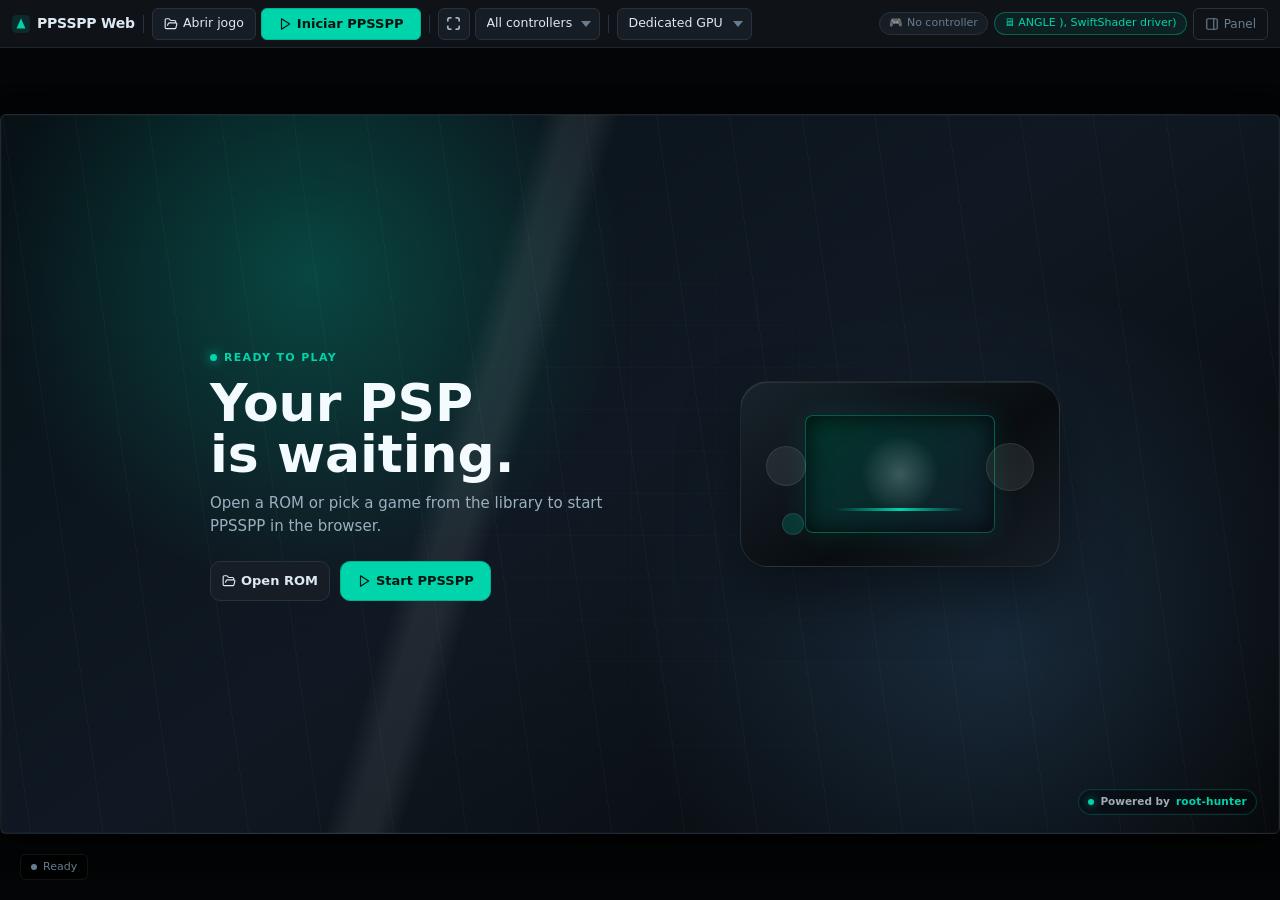
<file: web/ppsspp/index.html>
<!doctype html>
<html lang="en">
<head>
  <meta charset="utf-8">
  <meta name="viewport" content="width=device-width, initial-scale=1, viewport-fit=cover, interactive-widget=overlays-content">
  <title>PPSSPP Web</title>

  <!-- PWA -->
  <link rel="manifest" href="manifest.webmanifest">
  <meta name="theme-color" content="#00d4aa">
  <meta name="mobile-web-app-capable" content="yes">
  <meta name="apple-mobile-web-app-capable" content="yes">
  <meta name="apple-mobile-web-app-status-bar-style" content="black-translucent">
  <meta name="apple-mobile-web-app-title" content="PPSSPP">
  <link rel="apple-touch-icon" href="icons/icon-192.png">
  <link rel="icon" type="image/png" sizes="192x192" href="icons/icon-192.png">
  <link rel="icon" type="image/svg+xml" href="icons/icon-512.svg">
  <link rel="stylesheet" href="app.css?v=27">
  <script src="lucide.min.js"></script>
</head>
<body>

  <header>
    <span class="logo">
      <svg width="18" height="18" viewBox="0 0 20 20" fill="none">
        <rect width="20" height="20" rx="5" fill="#00d4aa" fill-opacity=".12"/>
        <polygon points="5,15 10,4 15,15" fill="#00d4aa"/>
      </svg>
      <span>PPSSPP Web</span>
    </span>

    <div class="hbar-sep"></div>

    <div class="hbar-group" id="launchGroup">
      <label class="btn" id="fileLabel">
        <i data-lucide="folder-open"></i><span class="btn-lbl"> Abrir jogo</span>
        <input id="gameFile" type="file" accept=".iso,.cso,.pbp,.elf,.prx">
      </label>
      <button id="startBtn" class="primary"><i data-lucide="play"></i><span class="btn-lbl"> Iniciar PPSSPP</span></button>
      <label class="btn" id="runtimeIsoLabel" style="display:none" title="Load ISO while running — then open from PPSSPP game browser">
        <i data-lucide="upload"></i><span class="btn-lbl"> Load ISO</span>
        <input id="runtimeIsoFile" type="file" accept=".iso,.cso,.pbp,.elf,.prx">
      </label>
    </div>

    <div class="hbar-sep"></div>

    <div class="hbar-group" id="displayGroup">
      <button id="fullscreenBtn" class="icon-btn" title="Fullscreen"><i data-lucide="maximize"></i></button>
      <select id="gamepadSelect" class="btn" title="Active controller">
        <option value="-1">All controllers</option>
      </select>
    </div>

    <div class="hbar-sep gpu-sep"></div>
    <div class="hbar-group" id="gpuSelectWrap">
      <select id="gpuSelect" class="btn" title="GPU preference">
        <option value="high-performance">Dedicated GPU</option>
        <option value="low-power">Integrated GPU</option>
        <option value="default">Auto GPU</option>
      </select>
    </div>

    <div class="hbar-end">
      <span id="gamepadBadge" class="badge" title="Gamepad"><i data-lucide="gamepad-2"></i> No controller</span>
      <span id="gpuBadge"     class="badge" title="GPU"><i data-lucide="monitor"></i> Detecting&hellip;</span>
      <span id="driveBadge"   class="badge drive-badge" title="Google Drive — click to go to Drive tab" role="button" tabindex="0" style="display:none">
        <i data-lucide="cloud"></i> <span id="driveBadgeText">Drive</span>
      </span>
      <button id="panelToggleBtn" class="panel-btn" title="Toggle console panel"><i data-lucide="panel-right"></i><span class="btn-lbl"> Panel</span></button>
    </div>
  </header>

  <div class="body-main">
    <section class="stage">
      <canvas id="canvas" width="1280" height="720" tabindex="0"></canvas>
      <div id="idleOverlay">
        <div class="idle-content">
          <div class="idle-copy">
            <div class="idle-kicker">Ready to play</div>
            <h1 class="idle-title">Your PSP is waiting.</h1>
            <p class="idle-subtitle" id="idleSubtitle">Open a ROM or pick a game from the library to start PPSSPP in the browser.</p>
            <div class="idle-actions">
              <label class="btn" for="gameFile"><i data-lucide="folder-open"></i><span> Open ROM</span></label>
              <button id="idleStartBtn" class="primary" type="button"><i data-lucide="play"></i><span> Start PPSSPP</span></button>
            </div>
          </div>
          <div class="idle-psp" aria-hidden="true">
            <div class="idle-psp-screen"></div>
            <div class="idle-psp-dpad"></div>
            <div class="idle-psp-buttons"></div>
            <div class="idle-psp-stick"></div>
          </div>
        </div>
        <a class="idle-powered" href="https://github.com/root-hunter" target="_blank" rel="noopener" title="Powered by root-hunter">
          <span class="idle-powered-dot"></span>
          <span>Powered by</span>
          <strong>root-hunter</strong>
        </a>
      </div>
      <div id="loadOverlay">
        <div class="spinner"></div>
        <div class="load-label" id="loadLabel">Initializing&hellip;</div>
        <div class="progress-wrap"><div id="progressBar"></div></div>
      </div>
      <div id="fpsBadge">0 FPS</div>
      <div id="stageMini">
        <span class="stage-dot" id="stageDot"></span>
        <span id="stageMiniText">Ready</span>
      </div>
    </section>

    <aside>
      <div class="status-bar">
        <div class="status-dot" id="statusDot"></div>
        <span id="statusText">Ready. Open a ROM or use Library.</span>
      </div>

      <div class="panel-tab-select-wrap">
        <select id="panelTabSelect" class="panel-tab-select" aria-label="Panel section">
          <option value="library">Library</option>
          <option value="saves">Saves</option>
          <option value="network">Network</option>
          <option value="drive">Google Drive</option>
          <option value="storage">OPFS Storage</option>
          <option value="info">System</option>
          <option value="log">Console</option>
          <option value="about">About</option>
        </select>
      </div>

      <div class="tabs" aria-hidden="true">
        <div class="tab active" data-tab="library"><i data-lucide="gamepad-2"></i> Library</div>
        <div class="tab"        data-tab="saves"><i data-lucide="save"></i> Saves</div>
        <div class="tab"        data-tab="network"><i data-lucide="radio-tower"></i> Network</div>
        <div class="tab"        data-tab="drive"><i data-lucide="cloud"></i> Drive</div>
        <div class="tab"        data-tab="storage"><i data-lucide="hard-drive"></i> OPFS</div>
        <div class="tab"        data-tab="info"><i data-lucide="settings"></i> System</div>
        <div class="tab"        data-tab="log"><i data-lucide="terminal"></i> Console</div>
        <div class="tab"        data-tab="about"><i data-lucide="info"></i> About</div>
      </div>

      <div class="tab-panel active" id="tabLibrary">
        <div id="libraryPanel">
          <div class="library-toolbar">
            <button id="refreshLibraryBtn"><i data-lucide="refresh-cw"></i> Refresh</button>
            <label class="btn" id="libraryImportLabel">
              <i data-lucide="folder-plus"></i> Add ISO
              <input id="libraryImportFile" type="file" accept=".iso,.cso,.pbp,.elf,.prx">
            </label>
            <input id="libraryUrlInput" type="url" placeholder="https://.../game.iso" autocomplete="off" spellcheck="false">
            <button id="libraryDownloadUrlBtn"><i data-lucide="download"></i> Download</button>
            <span class="library-count" id="libraryCount">0 games</span>
          </div>
          <div id="libraryEmpty">No games in OPFS yet.<br>Add an ISO or use Launch ROM once.</div>
          <div id="libraryGrid" class="library-grid" style="display:none"></div>
        </div>
      </div>

      <div class="tab-panel" id="tabSaves">
        <div id="savesPanel">
          <div class="saves-toolbar">
            <button id="refreshSavesBtn"><i data-lucide="refresh-cw"></i> Refresh</button>
            <button id="exportAllSavesBtn"><i data-lucide="download"></i> Export All</button>
            <label class="btn" id="importSaveSlotLabel" title="Import a single save slot folder (.ppsspp)">
              <i data-lucide="upload"></i> Import Slot
              <input id="importSaveSlotFile" type="file" accept=".ppsspp,.json">
            </label>
            <button id="deleteAllSavesBtn" class="danger" style="margin-left:auto"><i data-lucide="trash-2"></i> All</button>
          </div>
          <div id="savesEmpty">Start PPSSPP and play a game,<br>then click Refresh to see your saves.</div>
          <div id="savesList" style="display:none"></div>
          <div class="saves-stats" id="savesStats"></div>
        </div>
      </div>

      <div class="tab-panel" id="tabNetwork">
        <div id="networkPanel">
          <div class="info-group">
            <h3>Ad Hoc</h3>
            <div class="info-row"><span class="info-key">Mode</span> <span class="info-val" id="iNetMode">Browser WebSocket lobby</span></div>
            <div class="info-row"><span class="info-key">Server</span> <span class="info-val" id="iNetServer">&#8212;</span></div>
            <div class="info-row"><span class="info-key">Port</span> <span class="info-val" id="iNetPort">27312</span></div>
          </div>
          <div class="network-config">
            <label class="network-toggle">
              <input type="checkbox" id="networkEnableToggle">
              <span>Enable networking before launch</span>
            </label>
            <input id="networkServerInput" type="text" spellcheck="false" autocomplete="off" placeholder="Ad hoc server host">
            <div class="network-two">
              <input id="networkNickInput" type="text" maxlength="16" spellcheck="false" autocomplete="off" placeholder="Nickname">
              <input id="networkMacInput" type="text" spellcheck="false" autocomplete="off" placeholder="MAC address">
            </div>
            <div class="network-actions">
              <button id="networkUseThisHostBtn"><i data-lucide="server"></i> This Host</button>
              <button id="networkTestBtn"><i data-lucide="activity"></i> Test</button>
              <button id="networkSaveBtn"><i data-lucide="save"></i> Save</button>
            </div>
          </div>
          <div id="networkActivity" class="network-activity">Browser multiplayer uses this page host as the Python relay. Public desktop ad hoc servers like socom.cc do not accept browser sockets directly.</div>
        </div>
      </div>

      <div class="tab-panel" id="tabDrive">
        <div id="drivePanel">
          <div class="info-group">
            <h3>Google Drive</h3>
            <div class="drive-config">
              <input id="googleClientIdInput" type="password" spellcheck="false" autocomplete="off" placeholder="OAuth Web client ID">
              <button id="toggleGoogleClientIdBtn" title="Show client ID"><i data-lucide="eye"></i></button>
              <button id="saveGoogleClientIdBtn" title="Save client ID"><i data-lucide="save"></i></button>
            </div>
            <div class="info-row"><span class="info-key">Auth</span> <span class="info-val" id="iDriveAuth">Not connected</span></div>
            <div class="info-row"><span class="info-key">Folder</span> <span class="info-val" id="iDriveFolder">&#8212;</span></div>
            <div class="info-row"><span class="info-key">Remote</span> <span class="info-val" id="iDriveRemote">&#8212;</span></div>
          </div>
          <div class="drive-actions">
            <button id="driveConnectBtn"><i data-lucide="link-2"></i> Connect Google</button>
            <button id="driveDisconnectBtn"><i data-lucide="x"></i> Disconnect</button>
            <button id="driveRefreshBtn"><i data-lucide="refresh-cw"></i> Refresh Drive</button>
            <button id="driveUploadSavesBtn"><i data-lucide="upload"></i> Upload Saves</button>
            <button id="driveRestoreSavesBtn"><i data-lucide="download"></i> Restore Latest Saves</button>
            <button id="driveUploadGamesBtn"><i data-lucide="upload"></i> Upload ISO Library</button>
            <button id="driveDownloadGamesBtn"><i data-lucide="download"></i> Download Remote ISOs</button>
          </div>
          <div class="drive-autosync-row">
            <label class="drive-autosync-label">
              <input type="checkbox" id="driveAutoSyncToggle">
              <span>Auto-sync saves to Drive</span>
            </label>
            <select id="driveAutoSyncInterval" title="Sync interval">
              <option value="60">Every 1 min</option>
              <option value="300" selected>Every 5 min</option>
              <option value="600">Every 10 min</option>
              <option value="1800">Every 30 min</option>
              <option value="3600">Every hour</option>
            </select>
            <span id="driveAutoSyncStatus" class="drive-autosync-status"></span>
          </div>
          <div class="drive-help">
            Static GitHub Pages flow: use a Google OAuth Web client ID, add this Pages origin and redirect URI in Google Cloud, and keep client secrets out of the app.
          </div>
          <div id="driveActivity" class="drive-activity">Idle</div>
          <div id="driveRemoteList"><span class="drive-empty">Connect Google Drive to list remote saves and ISOs.</span></div>
        </div>
      </div>

      <div class="tab-panel" id="tabStorage">
        <div id="storagePanel">
          <div class="info-group">
            <h3>OPFS Persistence</h3>
            <div class="info-row"><span class="info-key">Saved Files</span>  <span class="info-val" id="iStorageFiles">&#8212;</span></div>
            <div class="info-row"><span class="info-key">Total Size</span>   <span class="info-val" id="iStorageSize">&#8212;</span></div>
            <div class="info-row"><span class="info-key">Last Sync</span>    <span class="info-val" id="iLastSync">Never</span></div>
            <div class="info-row"><span class="info-key">Auto-sync</span>    <span class="info-val good">Every 30 s</span></div>
            <div class="info-row"><span class="info-key">Persist Path</span> <span class="info-val" id="iMemstickPath" style="font-size:10px;word-break:break-all">&#8212;</span></div>
          </div>
          <div class="storage-actions">
            <button id="syncNowBtn"><i data-lucide="save"></i> Save Now (sync to OPFS)</button>
            <button id="exportSavesBtn"><i data-lucide="download"></i> Export Saves (.ppsspp)</button>
            <label class="btn" id="importSavesLabel" style="width:100%;justify-content:flex-start;padding:0 12px;height:30px;font-size:11.5px">
              <i data-lucide="upload"></i> Import Saves (.ppsspp)
              <input id="importSavesFile" type="file" accept=".ppsspp,.json">
            </label>
            <button id="clearStorageBtn" class="danger"><i data-lucide="trash-2"></i> Clear All Saved Data</button>
          </div>
        </div>
        <div style="padding:4px 12px 2px;font-size:10px;font-weight:700;letter-spacing:.08em;text-transform:uppercase;color:var(--muted);border-top:1px solid var(--border);margin-top:2px">Persisted Files</div>
        <div id="opfsFileList"><span style="padding:8px 12px;color:var(--muted);font-size:11px;display:block">Loading…</span></div>
      </div>

      <div class="tab-panel" id="tabInfo">
        <div id="infoPanel">
          <div class="info-group">
            <h3>WebGL / GPU</h3>
            <div class="info-row"><span class="info-key">Renderer</span>   <span class="info-val" id="iRenderer">&#8212;</span></div>
            <div class="info-row"><span class="info-key">Vendor</span>     <span class="info-val" id="iVendor">&#8212;</span></div>
            <div class="info-row"><span class="info-key">Version</span>    <span class="info-val" id="iVersion">&#8212;</span></div>
            <div class="info-row"><span class="info-key">GLSL</span>       <span class="info-val" id="iGlsl">&#8212;</span></div>
            <div class="info-row"><span class="info-key">Max Texture</span><span class="info-val" id="iMaxTex">&#8212;</span></div>
            <div class="info-row"><span class="info-key">Max Aniso</span>  <span class="info-val" id="iAniso">&#8212;</span></div>
          </div>
          <div class="info-group">
            <h3>Extensions</h3>
            <div class="info-row"><span class="info-key">WebGL2</span>             <span class="info-val" id="iWebgl2">&#8212;</span></div>
            <div class="info-row"><span class="info-key">stencil_texturing</span>  <span class="info-val" id="iStencil">&#8212;</span></div>
            <div class="info-row"><span class="info-key">multi_draw</span>         <span class="info-val" id="iMultiDraw">&#8212;</span></div>
          </div>
          <div class="info-group">
            <h3>Environment</h3>
            <div class="info-row"><span class="info-key">crossOriginIsolated</span><span class="info-val" id="iCOI">&#8212;</span></div>
            <div class="info-row"><span class="info-key">SharedArrayBuffer</span>  <span class="info-val" id="iSAB">&#8212;</span></div>
            <div class="info-row"><span class="info-key">HW Concurrency</span>     <span class="info-val" id="iHWC">&#8212;</span></div>
            <div class="info-row"><span class="info-key">SIMD128</span>            <span class="info-val" id="iSIMD">&#8212;</span></div>
          </div>
          <div class="info-group">
            <h3>Audio</h3>
            <div class="info-row"><span class="info-key">AudioContext</span> <span class="info-val" id="iACtx">&#8212;</span></div>
            <div class="info-row"><span class="info-key">Sample Rate</span>  <span class="info-val" id="iASR">&#8212;</span></div>
            <div class="info-row"><span class="info-key">SDL Callbacks</span><span class="info-val" id="iACB">0</span></div>
            <div class="info-row"><span class="info-key">Peak Level</span>   <span class="info-val" id="iAPeak">0</span></div>
          </div>
        </div>
      </div>

      <div class="tab-panel" id="tabAbout">
        <div id="aboutPanel">
          <div class="about-hero">
            <div class="about-mark">PP</div>
            <div>
              <div class="about-title">PPSSPP Web</div>
              <div class="about-subtitle">Unofficial WebAssembly fork maintained for browser play.</div>
            </div>
          </div>

          <div class="info-group">
            <h3>Fork / Web Build</h3>
            <div class="about-text">
              This web app is maintained by <a href="https://github.com/root-hunter" target="_blank" rel="noopener">root-hunter</a>.
              It packages PPSSPP for the browser with WebAssembly, GitHub Pages deployment, PWA shell, local browser storage helpers, and web-player UI work.
            </div>
            <div class="about-links">
              <a href="https://root-hunter.github.io/ppsspp-web/" target="_blank" rel="noopener">Live web build</a>
              <a href="https://github.com/root-hunter/ppsspp-web" target="_blank" rel="noopener">Fork repository</a>
              <a href="https://github.com/root-hunter" target="_blank" rel="noopener">Maintainer</a>
            </div>
          </div>

          <div class="info-group">
            <h3>Original PPSSPP</h3>
            <div class="about-text">
              PPSSPP is a PSP emulator created by Henrik Rydgard, with additional code by many contributors.
              This fork is not an official PPSSPP release and preserves the original project's credits and license terms.
            </div>
            <div class="about-links">
              <a href="https://github.com/hrydgard/ppsspp" target="_blank" rel="noopener">Original project</a>
              <a href="https://www.ppsspp.org/" target="_blank" rel="noopener">Official website</a>
              <a href="https://www.ppsspp.org/docs" target="_blank" rel="noopener">Documentation</a>
            </div>
          </div>

          <div class="info-group">
            <h3>Credits / Legal</h3>
            <div class="about-text">
              Games, BIOS files, and copyrighted PSP software are not included. Use your own legally obtained files.
              See the repository license and original PPSSPP credits for full attribution.
            </div>
            <div class="about-links">
              <a href="LICENSE.TXT" target="_blank" rel="noopener">License</a>
              <a href="README.md" target="_blank" rel="noopener">README</a>
            </div>
          </div>
        </div>
      </div>

      <div class="tab-panel" id="tabLog">
        <div id="logPanel"><pre id="log"></pre></div>
        <div class="log-toolbar">
          <input id="logFilter" placeholder="Filter&hellip;" type="search" autocomplete="off" spellcheck="false">
          <button id="clearLogBtn" title="Clear"><i data-lucide="trash-2"></i></button>
        </div>
      </div>
    </aside>
  </div>

  <div id="toast"></div>
  <div id="gameInfoModal" aria-hidden="true">
    <div class="game-info-dialog" role="dialog" aria-modal="true" aria-labelledby="gameInfoTitle">
      <div class="game-info-cover" id="gameInfoCover"></div>
      <div class="game-info-body">
        <div class="game-info-title" id="gameInfoTitle"></div>
        <div id="gameInfoRows"></div>
      </div>
      <div class="game-info-actions">
        <button id="gameInfoPlayBtn" class="primary"><i data-lucide="play"></i> Play</button>
        <button id="gameInfoCloseBtn"><i data-lucide="x"></i> Close</button>
      </div>
    </div>
  </div>

  <script src="app.js?v=34"></script>
  <script>lucide.createIcons();</script>
</body>
</html>
</file>
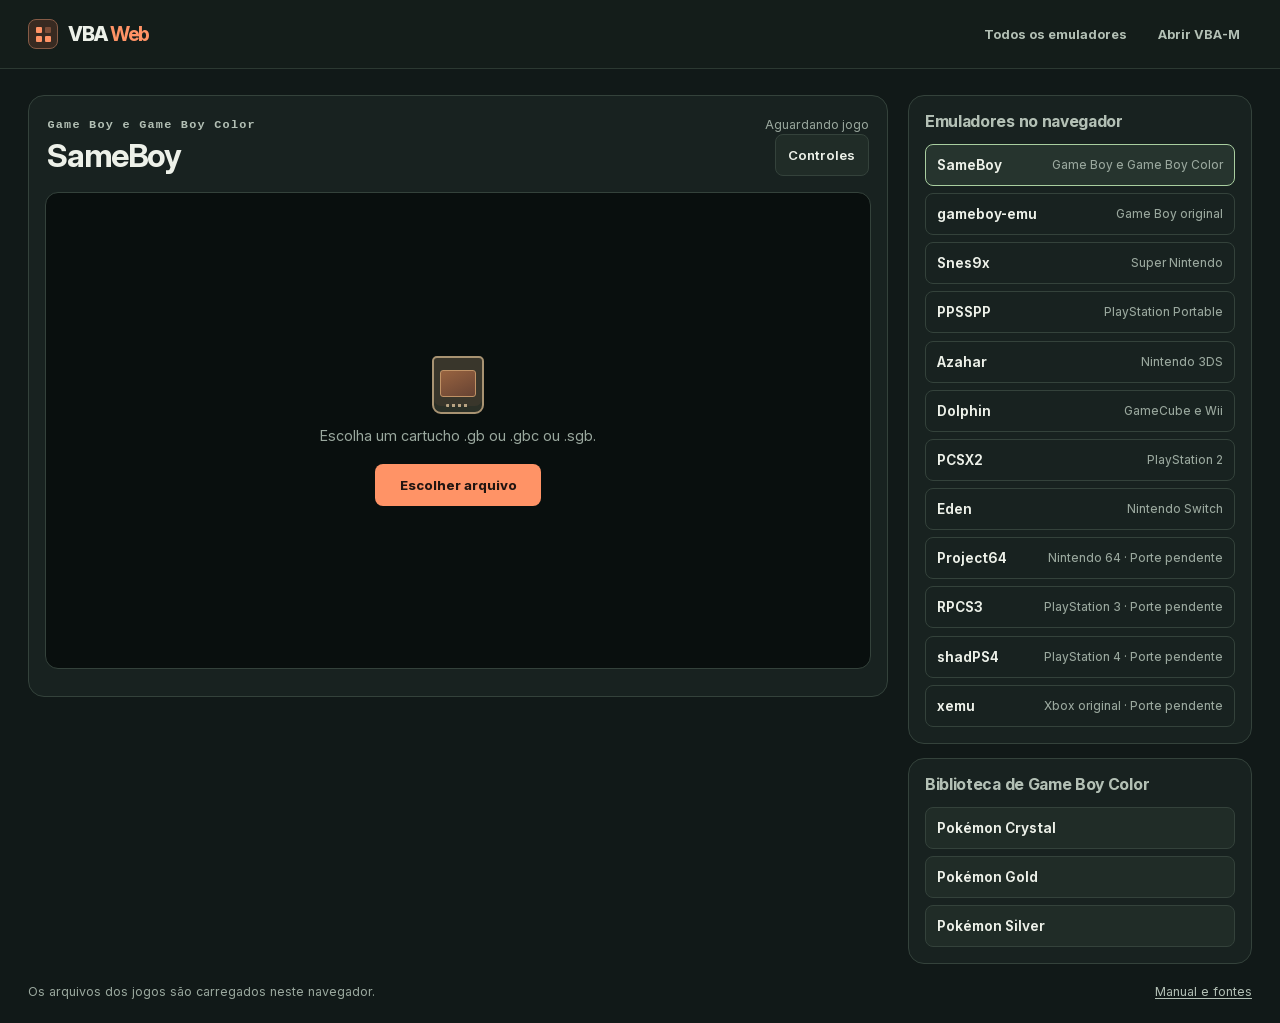
<file: emuladores.html>
<!doctype html>
<html data-bundled-roms="on" lang="pt-BR">
<head>
  <meta charset="utf-8">
  <meta name="viewport" content="width=device-width, initial-scale=1">
  <meta name="theme-color" content="#111918">
  <title>Emuladores no navegador | VBA Web</title>
  <link rel="stylesheet" href="assets/style.css">
  <link rel="stylesheet" href="assets/web-player.css">
  <link rel="stylesheet" href="assets/control-mapping.css">
  <script defer src="assets/files.js"></script>
  <script defer src="assets/rom-library.js"></script>
  <script defer src="assets/audio.js"></script>
  <script defer src="assets/control-mapping.js"></script>
  <script defer src="assets/web-player.js"></script>
</head>
<body>
  <header class="topbar"><div class="topbar-inner">
    <a class="brand" href="index.html" aria-label="Voltar ao catálogo">
      <span class="brand-mark" aria-hidden="true"><i></i><i></i><i></i><i></i></span><span>VBA <b>Web</b></span>
    </a>
    <div class="web-header-links"><a href="index.html#emuladores">Todos os emuladores</a><a href="vba.html">Abrir VBA-M</a></div>
  </div></header>
  <main class="layout web-layout">
    <section class="console" aria-labelledby="web-name">
      <div class="web-heading">
        <div><p class="system-label" id="web-system"></p><h1 id="web-name"></h1></div>
        <div class="web-status">
          <p class="micro" id="web-status" role="status"></p>
          <button type="button" id="web-controls" hidden>Controles</button>
          <a id="web-standalone" href="#" hidden>Abrir em página inteira</a>
        </div>
      </div>
      <div class="web-bay" id="web-bay">
        <canvas id="web-display" width="160" height="144" aria-label="Tela do jogo" tabindex="0" hidden></canvas>
        <div class="welcome" id="web-welcome">
          <div class="cartridge-icon" aria-hidden="true"><i></i></div>
          <p id="web-instruction"></p>
          <button class="primary" type="button" id="web-open">Escolher arquivo</button>
        </div>
        <iframe id="web-embedded" title="Emulador no navegador" allow="autoplay; fullscreen; gamepad; cross-origin-isolated" hidden></iframe>
      </div>
      <div class="web-toolbar" id="web-toolbar" hidden>
        <button type="button" class="primary" id="web-pause">Pausar</button>
        <button type="button" id="web-sound" aria-pressed="false">Silenciar</button>
        <button type="button" id="web-full">Tela cheia</button>
        <button type="button" id="web-import-save">Importar save</button>
        <button type="button" id="web-export">Baixar .sav</button>
        <button type="button" id="web-stop">Fechar jogo</button>
      </div>
      <div class="web-touch" id="web-touch" aria-label="Controle de toque" hidden>
        <div class="web-direction">
          <button type="button" data-key="ArrowUp" aria-label="Cima">▲</button>
          <button type="button" data-key="ArrowLeft" aria-label="Esquerda">◀</button>
          <button type="button" data-key="ArrowDown" aria-label="Baixo">▼</button>
          <button type="button" data-key="ArrowRight" aria-label="Direita">▶</button>
        </div>
        <div class="web-face">
          <button type="button" data-key="KeyQ" data-snes>L</button><button type="button" data-key="KeyW" data-snes>R</button>
          <button type="button" data-key="KeyA" data-snes>Y</button><button type="button" data-key="KeyS" data-snes>X</button>
          <button type="button" data-key="KeyZ">B</button><button type="button" data-key="KeyX">A</button>
        </div>
        <div class="web-menu"><button type="button" data-key="Backspace">Select</button><button type="button" data-key="Enter">Start</button></div>
      </div>
      <p class="hint web-keys" id="web-keys"></p>
      <p class="hint web-message" id="web-message" role="status" hidden></p>
    </section>
    <aside class="sidebar" aria-label="Emuladores e biblioteca">
      <nav class="card" aria-label="Escolher emulador no navegador">
        <h2>Emuladores no navegador</h2>
        <div class="web-core-list" id="web-core-list"></div>
      </nav>
      <section class="card" id="web-library" hidden>
        <h2>Biblioteca de Game Boy Color</h2>
        <div class="web-core-list" id="web-game-list"></div>
      </section>
    </aside>
    <footer class="footer"><span>Os arquivos dos jogos são carregados neste navegador.</span><a href="README.txt">Manual e fontes</a></footer>
  </main>
  <input type="file" id="web-file" hidden>
  <input type="file" id="web-save-file" accept=".sav,.srm" hidden>
</body>
</html>
</file>
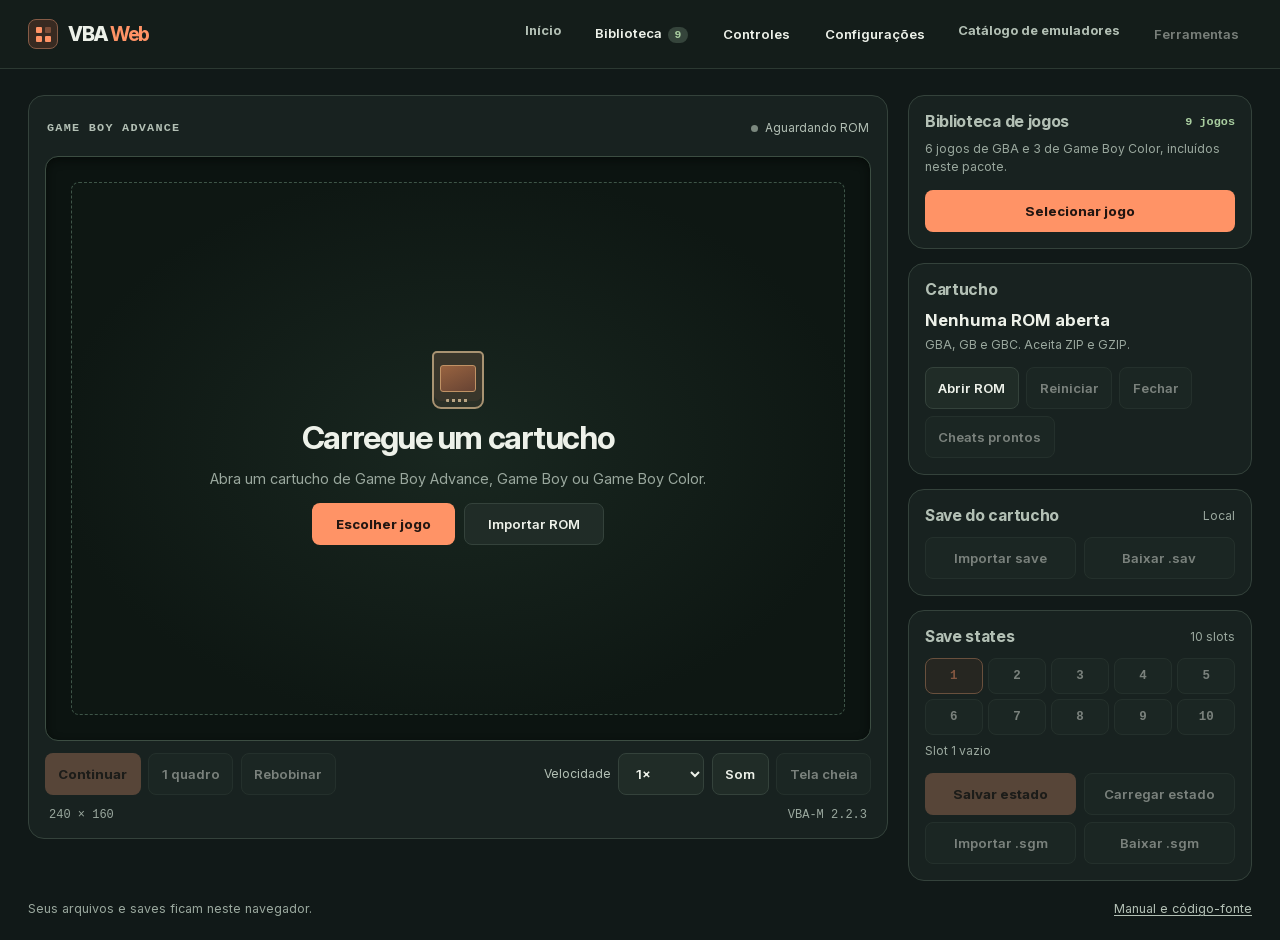
<file: vba.html>
<!doctype html>
<html data-bundled-roms="on" lang="pt-BR">
<head>
  <meta charset="utf-8">
  <meta name="viewport" content="width=device-width, initial-scale=1">
  <meta name="description" content="VisualBoyAdvance-M no navegador. Carregue cartuchos Game Boy e gerencie seus saves neste dispositivo.">
  <meta name="theme-color" content="#111918">
  <title>VBA-M | Vibe Arcade</title>
  <link rel="stylesheet" href="assets/style.css">
  <script defer src="assets/vbam.js"></script>
  <script defer src="assets/files.js"></script>
  <script defer src="assets/rom-library.js"></script>
  <script defer src="assets/audio.js"></script>
  <script defer src="assets/emulator.js"></script>
  <script defer src="assets/pokemon-cheats.js"></script>
  <script defer src="assets/debugger.js"></script>
  <script defer src="assets/app.js"></script>
</head>
<body>
  <header class="topbar">
    <div class="topbar-inner">
      <a class="brand" href="index.html" aria-label="Voltar ao catálogo">
        <span class="brand-mark" aria-hidden="true"><i></i><i></i><i></i><i></i></span>
        <span>VBA <b>Web</b></span>
      </a>
      <nav aria-label="Opções do emulador">
        <a class="nav-catalog-link" href="index.html">Início</a>
        <button type="button" data-dialog="library" data-bundled-only>Biblioteca <span class="nav-count">9</span></button>
        <button type="button" data-dialog="controls">Controles</button>
        <button type="button" data-dialog="options">Configurações</button>
        <a class="nav-catalog-link" href="index.html#emuladores">Catálogo de emuladores</a>
        <button type="button" data-dialog="tools" data-game>Ferramentas</button>
      </nav>
    </div>
  </header>

  <main class="layout">
    <section class="console" id="console" aria-label="Emulação">
      <div class="console-head">
        <span id="system-label" class="system-label">GAME BOY ADVANCE</span>
        <span id="play-status" class="play-status" data-status="idle"><i aria-hidden="true"></i><span>Aguardando ROM</span></span>
      </div>

      <div class="screen-bay" id="screen-bay">
        <div class="screen" id="screen">
          <canvas id="display" width="240" height="160" aria-label="Tela do jogo" tabindex="0" hidden></canvas>
          <div class="welcome" id="welcome">
            <div class="cartridge-icon" aria-hidden="true"><i></i></div>
            <h1>Carregue um cartucho</h1>
            <p>Abra um cartucho de Game Boy Advance, Game Boy ou Game Boy Color.</p>
            <div class="welcome-actions">
              <button type="button" class="primary" data-dialog="library" data-bundled-only>Escolher jogo</button>
              <button type="button" data-action="rom">Importar ROM</button>
            </div>
          </div>
          <div class="drop-message" id="drop-message" hidden>Solte para abrir ROM ou save</div>
        </div>
      </div>

      <div class="transport">
        <div class="transport-left">
          <button type="button" class="primary" id="pause" data-action="pause" data-game>Pausar</button>
          <button type="button" data-action="step" data-game title="Avançar um quadro">1 quadro</button>
          <button type="button" data-action="rewind" id="rewind" data-game title="Voltar ao quadro salvo anterior">Rebobinar</button>
        </div>
        <div class="transport-right">
          <label class="speed-control"><span>Velocidade</span>
            <select id="speed" data-pref="speed" aria-label="Velocidade da emulação">
              <option value="0.25">0,25×</option><option value="0.5">0,5×</option>
              <option value="1" selected>1×</option><option value="1.5">1,5×</option>
              <option value="2">2×</option><option value="3">3×</option><option value="4">4×</option>
              <option value="6">6×</option><option value="8">8×</option><option value="10">10×</option>
            </select>
          </label>
          <button type="button" id="mute" data-action="mute" aria-pressed="false">Som</button>
          <button type="button" data-action="fullscreen" data-game>Tela cheia</button>
        </div>
      </div>
      <div class="touch-controls" id="touch-controls" aria-label="Controles de toque">
        <div class="shoulders"><button type="button" data-pad="L">L</button><button type="button" data-pad="R">R</button></div>
        <div class="touch-middle">
          <div class="dpad">
            <button type="button" data-pad="Up" aria-label="Cima">▲</button>
            <button type="button" data-pad="Left" aria-label="Esquerda">◀</button>
            <button type="button" data-pad="Right" aria-label="Direita">▶</button>
            <button type="button" data-pad="Down" aria-label="Baixo">▼</button>
          </div>
          <div class="face-keys"><button type="button" data-pad="B">B</button><button type="button" data-pad="A">A</button></div>
        </div>
        <div class="touch-bottom"><button type="button" data-pad="Select">Select</button><button type="button" data-pad="Start">Start</button></div>
      </div>
      <div class="console-foot">
        <span id="video-stats">240 × 160</span>
        <span id="speed-stats">VBA-M 2.2.3</span>
      </div>
    </section>

    <aside class="sidebar" aria-label="Biblioteca, cartucho, save e estados">
      <section class="card library-summary" data-bundled-only>
        <div class="card-heading"><h2>Biblioteca de jogos</h2><span class="library-count">9 jogos</span></div>
        <p class="micro">6 jogos de GBA e 3 de Game Boy Color, incluídos neste pacote.</p>
        <button type="button" class="primary library-open" data-dialog="library">Selecionar jogo</button>
      </section>
      <section class="card">
        <h2>Cartucho</h2>
        <p class="game-title" id="game-title">Nenhuma ROM aberta</p>
        <p class="micro" id="game-meta">GBA, GB e GBC. Aceita ZIP e GZIP.</p>
        <div class="actions">
          <button type="button" data-action="rom">Abrir ROM</button>
          <button type="button" data-action="reset" data-game>Reiniciar</button>
          <button type="button" data-action="close" data-game>Fechar</button>
          <button type="button" class="quick-cheats" data-quick-cheats data-game>Cheats prontos</button>
        </div>
      </section>
      <section class="card">
        <div class="card-heading"><h2>Save do cartucho</h2><span class="micro" id="save-status" role="status">Local</span></div>
        <div class="button-grid">
          <button type="button" data-action="import-save" data-game>Importar save</button>
          <button type="button" data-action="export-save" data-game>Baixar .sav</button>
        </div>
      </section>
      <section class="card">
        <div class="card-heading"><h2>Save states</h2><span class="micro">10 slots</span></div>
        <div id="slots" class="slots" role="group" aria-label="Slots de save state"></div>
        <p class="micro slot-status" id="slot-status">Slot 1 vazio</p>
        <div class="button-grid">
          <button type="button" class="primary" data-action="save-state" data-game>Salvar estado</button>
          <button type="button" data-action="load-state" id="load-state" data-game>Carregar estado</button>
          <button type="button" data-action="import-state" data-game>Importar .sgm</button>
          <button type="button" data-action="export-state" id="export-state" data-game>Baixar .sgm</button>
        </div>
      </section>
    </aside>

    <footer class="footer">
      <span>Seus arquivos e saves ficam neste navegador.</span>
      <a href="README.txt">Manual e código-fonte</a>
    </footer>
  </main>

  <div id="notice" class="notice" role="status" aria-live="polite" hidden></div>
  <input id="file-picker" type="file" hidden>

  <dialog id="emulators" aria-labelledby="emulators-title">
    <header class="dialog-head"><h2 id="emulators-title">Central de Emuladores</h2><button type="button" data-dismiss>Fechar</button></header>
    <div class="dialog-body">
      <p class="hint">Escolha um dos emuladores integrados e carregue um jogo no navegador.</p>
      <a class="web-link-button" href="index.html#emuladores">Ver emuladores</a>
      <p class="hint" data-bundled-only>A Central de Emuladores do Windows também está no pacote.</p>
      <a href="README.txt" target="_blank" rel="noopener">Ver o manual</a>
    </div>
  </dialog>

  <dialog id="controls" aria-labelledby="controls-title">
    <header class="dialog-head"><h2 id="controls-title">Controles</h2><button type="button" data-dismiss>Fechar</button></header>
    <div class="dialog-body">
      <p class="hint">Selecione uma tecla ou um botão na tabela e pressione o novo comando. Controles USB e Bluetooth são aceitos.</p>
      <div class="bindings" id="bindings"></div>
      <button type="button" data-action="default-keys">Restaurar teclas padrão</button>
      <h3>Atalhos durante o jogo</h3>
      <dl class="shortcuts">
        <dt><kbd>P</kbd></dt><dd>Pausar ou continuar</dd>
        <dt><kbd>Q</kbd> ou <kbd>Espaço</kbd></dt><dd>Segurar para acelerar (os dois atalhos funcionam juntos)</dd>
        <dt><kbd>F</kbd></dt><dd>Tela cheia</dd>
        <dt><kbd>C</kbd></dt><dd>Captura PNG</dd>
        <dt><kbd>,</kbd></dt><dd>Avançar um quadro</dd>
        <dt><kbd>R</kbd></dt><dd>Segurar para rebobinar</dd>
        <dt><kbd>F1</kbd> a <kbd>F10</kbd></dt><dd>Carregar o slot correspondente</dd>
        <dt><kbd>Shift</kbd> + <kbd>F1</kbd> a <kbd>F10</kbd></dt><dd>Salvar no slot correspondente</dd>
      </dl>
    </div>
  </dialog>

  <dialog id="options" aria-labelledby="options-title">
    <header class="dialog-head"><h2 id="options-title">Configurações</h2><button type="button" data-dismiss>Fechar</button></header>
    <div class="dialog-body options">
      <details open>
        <summary>Vídeo</summary>
        <div class="field-grid">
          <label>Tamanho da tela<select data-pref="scale">
            <option value="fit">Ajustar à área</option><option value="integer">Escala inteira</option>
            <option value="1">1×</option><option value="2">2×</option><option value="3">3×</option><option value="4">4×</option><option value="5">5×</option><option value="6">6×</option>
          </select></label>
          <label>Filtro<select data-pref="filter">
            <option value="0">Píxeis nítidos</option><option value="-1">Suavização do navegador</option>
            <option value="1">2xSaI</option><option value="2">Super 2xSaI</option><option value="3">Super Eagle</option>
            <option value="4">AdvanceMAME 2×</option><option value="5">Simple 2×</option>
            <option value="6">Bilinear</option><option value="7">Bilinear Plus</option>
            <option value="8">Pixelate</option><option value="9">Scanlines</option><option value="10">Modo TV</option>
            <option value="11">HQ2×</option><option value="12">LQ2×</option><option value="13">xBRZ 2×</option>
            <option value="14">xBRZ 3×</option><option value="15">xBRZ 4×</option><option value="16">xBRZ 5×</option><option value="17">xBRZ 6×</option>
          </select></label>
          <label>Entre quadros<select data-pref="blend"><option value="0">Desativado</option><option value="1">Fusão inteligente</option><option value="2">Desfoque de movimento</option></select></label>
          <label>Correção de cor<select data-pref="color"><option value="0">Original</option><option value="1">LCD</option><option value="2">LCD escuro</option></select></label>
          <label>Paleta monocromática<select data-pref="mono"><option value="0">Cinza</option><option value="1">Verde</option><option value="2">Azul</option><option value="3">Sépia</option></select></label>
          <label>Pular quadros<select data-pref="frameskip">
            <option value="0">Nenhum</option><option value="1">1</option><option value="2">2</option><option value="3">3</option><option value="4">4</option>
            <option value="5">5</option><option value="6">6</option><option value="7">7</option><option value="8">8</option><option value="9">9</option>
          </select></label>
        </div>
        <div class="checks">
          <label><input type="checkbox" data-layer="256"> BG0</label><label><input type="checkbox" data-layer="512"> BG1</label>
          <label><input type="checkbox" data-layer="1024"> BG2</label><label><input type="checkbox" data-layer="2048"> BG3</label>
          <label><input type="checkbox" data-layer="4096"> Sprites</label><label><input type="checkbox" data-layer="8192"> Janela 0</label>
          <label><input type="checkbox" data-layer="16384"> Janela 1</label><label><input type="checkbox" data-layer="32768"> Janela OBJ</label>
        </div>
      </details>
      <details>
        <summary>Áudio e entrada</summary>
        <div class="field-grid">
          <label>Volume<input type="range" min="0" max="100" value="65" data-pref="volume"></label>
          <label>Aceleração (Q ou Espaço)<select data-pref="turbo"><option value="2">2×</option><option value="3">3×</option><option value="4">4×</option><option value="6">6×</option><option value="8">8×</option><option value="10">10×</option></select></label>
          <label>Controles de toque<select data-pref="touch"><option value="auto">Automático</option><option value="on">Sempre visíveis</option><option value="off">Ocultar</option></select></label>
          <label>Controle conectado<select id="gamepad" data-pref="gamepad"><option value="-1">Primeiro disponível</option></select></label>
        </div>
        <div class="checks">
          <label><input type="checkbox" data-pref="turboA"> Repetir A ao segurar</label>
          <label><input type="checkbox" data-pref="turboB"> Repetir B ao segurar</label>
        </div>
        <p class="hint">Canais de áudio</p>
        <div class="checks">
          <label><input type="checkbox" data-channel="1"> Pulso 1</label><label><input type="checkbox" data-channel="2"> Pulso 2</label>
          <label><input type="checkbox" data-channel="4"> Onda</label><label><input type="checkbox" data-channel="8"> Ruído</label>
          <label><input type="checkbox" data-channel="256"> PCM A</label><label><input type="checkbox" data-channel="512"> PCM B</label>
        </div>
      </details>
      <details>
        <summary>Emulação e saves</summary>
        <div class="checks">
          <label><input type="checkbox" data-pref="autoPause"> Pausar ao trocar de aba</label>
          <label><input type="checkbox" data-pref="rewind"> Manter histórico para rebobinar</label>
          <label><input type="checkbox" data-pref="stateBattery"> Restaurar save de cartucho ao carregar um estado</label>
          <label><input type="checkbox" data-pref="printer"> Conectar impressora GB</label>
          <label><input type="checkbox" data-pref="agbPrint"> Registrar mensagens AGBPrint</label>
          <label><input type="checkbox" data-pref="cheats"> Ligar trapaças</label>
        </div>
        <p class="hint">As opções abaixo passam a valer na próxima abertura da ROM.</p>
        <div class="field-grid">
          <label>Hardware GB<select data-pref="board"><option value="0">Automático</option><option value="1">Game Boy Color</option><option value="2">Super Game Boy</option><option value="3">Game Boy</option><option value="4">Game Boy Advance</option><option value="5">Super Game Boy 2</option></select></label>
          <label>Tipo de save GBA<select data-pref="saveType"><option value="0">Automático</option><option value="1">EEPROM</option><option value="2">SRAM</option><option value="3">Flash</option><option value="4">EEPROM + sensor</option><option value="5">Sem save</option></select></label>
          <label>Capacidade Flash<select data-pref="flash"><option value="0">Automática</option><option value="64">64 KiB</option><option value="128">128 KiB</option></select></label>
          <label>Relógio (RTC)<select data-pref="rtc"><option value="-1">Automático</option><option value="0">Desativado</option><option value="1">Ativado</option></select></label>
          <label>Espelhamento de ROM<select data-pref="mirror"><option value="-1">Automático</option><option value="0">Desativado</option><option value="1">Ativado</option></select></label>
        </div>
        <div class="checks">
          <label><input type="checkbox" data-pref="border"> Borda Super Game Boy</label>
          <label><input type="checkbox" data-pref="skipBios"> Pular animação da BIOS</label>
        </div>
        <div class="actions"><button type="button" data-action="bios">Carregar BIOS</button><button type="button" data-action="clear-bios">Remover BIOS</button></div>
        <p class="micro" id="bios-status">BIOS interna</p>
      </details>
    </div>
  </dialog>

  <dialog id="tools" class="wide-dialog" aria-labelledby="tools-title">
    <header class="dialog-head"><h2 id="tools-title">Ferramentas</h2><button type="button" data-dismiss>Fechar</button></header>
    <div class="dialog-body">
      <nav class="tabs" aria-label="Ferramentas do cartucho">
        <button type="button" data-tab="capture" aria-pressed="true">Captura</button>
        <button type="button" data-tab="cheat" aria-pressed="false">Trapaças</button>
        <button type="button" data-tab="inspect" aria-pressed="false">Depuração</button>
        <button type="button" data-tab="cart" aria-pressed="false">Cartucho</button>
      </nav>
      <section data-panel="capture" aria-label="Captura">
        <h3>Capturas de tela</h3>
        <div class="actions"><button type="button" data-action="png">Baixar PNG</button><button type="button" data-action="bmp">Baixar BMP</button></div>
        <h3>Gravação</h3>
        <div class="actions"><button type="button" id="record-video" data-action="video">Gravar vídeo</button><button type="button" id="record-audio" data-action="audio">Gravar WAV</button></div>
        <p class="micro" id="record-status" aria-live="polite"></p>
        <h3>Impressora Game Boy</h3>
        <p class="hint">Ligue a impressora nas configurações e imprima em um jogo compatível.</p>
        <button type="button" id="print-button" data-action="print" disabled>Baixar última impressão</button>
      </section>
      <section data-panel="cheat" aria-label="Trapaças" hidden>
        <div class="pokemon-presets" id="pokemon-presets" hidden>
          <div class="preset-heading">
            <div><h3>Cheats integrados de Pokémon</h3><p class="micro" id="pokemon-cheat-version"></p></div>
            <span class="micro" id="pokemon-preset-count"></span>
          </div>
          <p class="hint">Clique em Ativar para ligar os códigos. As referências são documentais; aceitar um código não comprova seu efeito. Os presets são salvos por cartucho. Faça backup do .sav antes de usar cheats que alteram a história, a equipe ou os itens.</p>
          <div class="preset-filters">
            <label>Procurar cheat<input id="preset-search" type="search" placeholder="EXP, itens, dinheiro, shiny..." autocomplete="off"></label>
            <label>Categoria<select id="preset-category"><option value="all">Todas</option><option>Itens</option><option>Experiência</option><option>Encontros</option><option>Batalhas</option><option>Recursos</option><option>Exploração</option><option>Criação</option><option>Pokédex</option><option>Minigames</option></select></label>
          </div>
          <div class="preset-species">
            <strong>Encontrar um Pokémon específico</strong>
            <div class="preset-filters">
              <label>Buscar nome ou ID<input id="pokemon-species-search" type="search" placeholder="Pikachu, Mewtwo, 386..." autocomplete="off"></label>
              <label>Pokémon<select id="pokemon-species-select" aria-label="Pokémon para encontrar"></select></label>
            </div>
            <p class="micro" id="pokemon-species-help"></p>
          </div>
          <div class="preset-grid" id="preset-grid"></div>
          <p class="hint" id="pokemon-preset-warning">Use um cheat por efeito e desligue os de encontro e EXP após o uso. Alguns códigos podem variar de acordo com a revisão do jogo.</p>
          <hr class="preset-divider">
          <h3>Adicionar código manualmente</h3>
        </div>
        <form id="cheat-form">
          <div class="field-grid">
            <label>Formato<select id="cheat-type"></select></label>
            <label>Descrição<input type="text" id="cheat-name" maxlength="31" placeholder="Opcional"></label>
          </div>
          <label>Códigos <textarea id="cheat-code" rows="3" maxlength="4096" spellcheck="false" required placeholder="Um código por linha"></textarea></label>
          <button type="submit" class="primary">Adicionar códigos</button>
        </form>
        <div class="actions">
          <button type="button" data-action="import-cheats">Importar lista .clt</button>
          <button type="button" data-action="export-cheats">Baixar lista .clt</button>
        </div>
        <ul class="cheat-list" id="cheat-list"></ul>
        <details>
          <summary>Encontrar valores na RAM (GBA)</summary>
          <div class="field-grid">
            <label>Tamanho<select id="search-width"><option value="1">8 bits</option><option value="2">16 bits</option><option value="4">32 bits</option></select></label>
            <label>Comparação<select id="search-mode"><option value="eq">Igual a</option><option value="ne">Diferente de</option><option value="changed">Mudou</option><option value="same">Não mudou</option><option value="up">Aumentou</option><option value="down">Diminuiu</option></select></label>
            <label>Valor<input id="search-value" value="0" spellcheck="false"></label>
          </div>
          <div class="actions"><button type="button" data-debug="search-start">Capturar RAM</button><button type="button" data-debug="search-filter">Filtrar endereços</button></div>
          <p class="micro" id="search-count"></p>
          <pre id="search-results" class="debug-output"></pre>
        </details>
      </section>
      <section data-panel="inspect" aria-label="Depuração" hidden>
        <div class="actions">
          <button type="button" data-action="pause" data-game>Pausar / continuar</button>
          <button type="button" data-action="step" data-game>1 quadro</button>
          <button type="button" data-debug="instruction">1 instrução</button>
          <button type="button" data-debug="refresh">Atualizar</button>
        </div>
        <div class="field-grid">
          <label>Visor<select id="debug-view">
            <option value="register">Registradores e disassembly</option><option value="memory">Memória</option>
            <option value="io">Registradores de I/O</option><option value="palette">Paletas</option>
            <option value="tiles">Tiles</option><option value="map">Mapa BG</option><option value="sprites">Sprites e OAM</option>
          </select></label>
          <label id="debug-mode-label">Modo<select id="debug-mode"><option value="0">Automático</option><option value="1">ARM</option><option value="2">Thumb</option></select></label>
          <label id="debug-address-label">Endereço hexadecimal<input id="debug-address" value="02000000" spellcheck="false" maxlength="10"></label>
          <label id="debug-graphics-label" hidden>Banco ou camada<select id="debug-graphics"><option value="0">0</option><option value="1">1</option><option value="2">2</option><option value="3">3</option></select></label>
          <label id="debug-depth-label" hidden>Cores por tile<select id="debug-depth"><option value="4">16 cores (4 bpp)</option><option value="8">256 cores (8 bpp)</option></select></label>
        </div>
        <div id="memory-actions" class="field-grid" hidden>
          <label>Valor a gravar (hex)<input id="poke-value" value="00" maxlength="8" spellcheck="false"></label>
          <div class="actions"><button type="button" data-debug="poke">Gravar na RAM</button><button type="button" data-debug="dump">Baixar 256 bytes</button></div>
        </div>
        <canvas id="debug-canvas" aria-label="Visor gráfico do hardware" hidden></canvas>
        <pre id="debug-output" class="debug-output" tabindex="0"></pre>
        <p class="micro" id="agb-log"></p>
      </section>
      <section data-panel="cart" aria-label="Ferramentas de cartucho" hidden>
        <h3>Patch de ROM</h3>
        <p class="hint">Aplica um patch à ROM aberta e inicia a versão modificada. A versão modificada tem seus próprios saves.</p>
        <button type="button" data-action="patch">Aplicar IPS, UPS, BPS ou PPF</button>
        <h3>Arquivos legados</h3>
        <div class="actions">
          <button type="button" data-action="import-legacy">Importar SharkPort/GameShark</button>
          <button type="button" data-action="export-legacy">Baixar SharkPort .sps</button>
          <button type="button" data-action="import-eeprom">Importar .eep</button>
          <button type="button" data-action="export-eeprom">Baixar .eep</button>
        </div>
        <h3>Sensores do cartucho</h3>
        <div class="field-grid">
          <label>Luz solar<input type="range" min="0" max="10" data-pref="sun"></label>
          <label>Inclinação X<input type="range" min="1897" max="2197" data-pref="tiltX"></label>
          <label>Inclinação Y<input type="range" min="1897" max="2197" data-pref="tiltY"></label>
          <label>Giroscópio<input type="range" min="-1800" max="1800" data-pref="gyro"></label>
        </div>
      </section>
    </div>
  </dialog>

  <dialog id="library" class="wide-dialog" aria-labelledby="library-title">
    <header class="dialog-head">
      <div><h2 id="library-title">Biblioteca de jogos</h2><p class="micro">Escolha um cartucho para iniciar</p></div>
      <button type="button" data-dismiss>Fechar</button>
    </header>
    <div class="dialog-body library-dialog-body">
      <div class="library-filters">
        <label class="library-search-label" for="library-search">Buscar jogo
          <input id="library-search" type="search" autocomplete="off" placeholder="Nome ou versão do jogo">
        </label>
        <label for="library-filter">Console
          <select id="library-filter"><option value="all">Todos (9)</option><option value="GBA">Game Boy Advance (6)</option><option value="GBC">Game Boy Color (3)</option></select>
        </label>
      </div>
      <p id="library-loading" class="library-loading" role="status" aria-live="polite" hidden></p>
      <div id="library-grid" class="library-grid" aria-label="Jogos disponíveis"></div>
      <p class="hint library-footnote">Salve pelo menu do jogo. Seu progresso é restaurado quando você reabre o mesmo cartucho neste navegador.</p>
      <button type="button" data-action="rom">Importar ROM do dispositivo</button>
    </div>
  </dialog>

  <dialog id="archive-dialog" aria-labelledby="archive-title">
    <header class="dialog-head"><h2 id="archive-title">Escolher cartucho do ZIP</h2><button type="button" data-dismiss>Cancelar</button></header>
    <form class="dialog-body" method="dialog">
      <label>ROM<select id="archive-entries"></select></label>
      <button type="submit" value="open" class="primary">Abrir ROM</button>
    </form>
  </dialog>
</body>
</html>
</file>
<file: assets/portal.css>
@font-face{font-family:Inter;src:url("InterVariable.woff2") format("woff2");font-weight:100 900;font-display:swap}
:root{color-scheme:dark;--bg:#101816;--pane:#192420;--pane2:#212f29;--line:#35473d;--paper:#eef3eb;--mute:#a7b7a9;--accent:#ffab7d;--green:#c0dfb5;font-family:Inter,system-ui,sans-serif}
*,*::before,*::after{box-sizing:border-box}html{scroll-behavior:smooth}body{background:var(--bg);color:var(--paper);margin:0}a{color:inherit;text-decoration:none}button,input{font:inherit}button{cursor:pointer}a:focus-visible,button:focus-visible,input:focus-visible{outline:3px solid var(--accent);outline-offset:3px}[hidden]{display:none!important}
.portal-head{border-bottom:1px solid #2b3b31;background:rgba(16,24,22,.93);position:sticky;z-index:20;top:0;backdrop-filter:blur(16px)}.head-inner{max-width:1260px;margin:auto;min-height:78px;display:flex;gap:25px;padding:0 30px;align-items:center;justify-content:space-between}.logo{display:inline-flex;align-items:center;gap:12px;font-size:20px;font-weight:850;letter-spacing:-.065em;white-space:nowrap}.logo-mark{background:#fca87b;color:#1a231b;border-radius:12px;display:grid;place-items:center;width:36px;height:36px;font-weight:950;box-shadow:0 4px 18px #fc99702b}.logo small{font-size:10px;letter-spacing:.14em;color:var(--mute);display:block;font-weight:750;margin-top:1px}.head-links{display:flex;align-items:center;gap:6px}.head-links a{display:inline-flex;gap:8px;align-items:center;border-radius:9px;padding:11px 16px;color:var(--mute);font-size:13px;font-weight:730}.head-links a[aria-current=page]{background:#273b30;color:var(--paper)}.head-links a:hover{background:#273b30;color:var(--paper)}.head-links .go-vba{border:1px solid #536b59;color:var(--paper);margin-left:9px}
.portal{max-width:1260px;margin:0 auto;padding:35px 30px 80px}.hero{position:relative;min-height:260px;overflow:hidden;background:radial-gradient(ellipse at 79% 50%,#3e5c47 0%,transparent 46%),linear-gradient(115deg,#22382f,#182621 75%);border:1px solid #425646;border-radius:23px;display:flex;align-items:center;padding:44px 50px}.hero-copy{max-width:690px;z-index:1}.eyebrow{font-size:11px;text-transform:uppercase;color:#cce3bd;letter-spacing:.18em;font-weight:850;display:flex;align-items:center;gap:8px}.eyebrow::before{content:"";width:8px;height:8px;border-radius:100%;background:#a6d69d}.hero h1{font-size:clamp(36px,5vw,59px);line-height:1.05;font-weight:840;letter-spacing:-.067em;margin:15px 0}.hero p{max-width:565px;margin:0;color:#c4d1c5;font-size:15px;line-height:1.68}.hero-art{position:absolute;right:-25px;top:50%;transform:translateY(-50%);width:370px;height:370px;border:56px solid rgba(228,243,225,.08);border-radius:50%;box-shadow:0 0 0 48px rgba(255,255,255,.027),0 0 0 99px rgba(255,255,255,.018)}.hero-art::before{content:"";position:absolute;left:-62px;top:50%;width:440px;height:40px;background:#2b4639;transform:translateY(-50%) rotate(-24deg)}.hero-art::after{content:"";position:absolute;width:104px;height:104px;border:17px solid #536e58;border-radius:50%;background:#20342b;top:50%;left:50%;transform:translate(-50%,-50%)}
.section-head{display:flex;gap:18px;align-items:end;justify-content:space-between;margin:40px 0 20px}.section-head h2{font-size:27px;letter-spacing:-.045em;margin:4px 0 3px}.section-head p{font-size:13px;color:var(--mute);margin:4px 0}.kicker{font-size:11px;text-transform:uppercase;color:var(--accent);letter-spacing:.17em;font-weight:830}.controls{display:flex;flex-wrap:wrap;align-items:center;gap:11px}.search-wrap{position:relative}.search-wrap svg{position:absolute;left:14px;top:50%;transform:translateY(-50%);opacity:.62;pointer-events:none}.search-wrap input{min-height:43px;width:min(280px,100%);padding:10px 12px 10px 41px;border-radius:10px;background:#1a2822;border:1px solid #435448;color:var(--paper);font-size:13px}.search-wrap input::placeholder{color:#98a99d}.filter{display:flex;align-items:center;padding:4px;border:1px solid #405046;border-radius:11px;background:#17241e;gap:3px}.filter button{border:0;background:none;color:var(--mute);font-size:12px;font-weight:770;border-radius:7px;padding:8px 12px}.filter button[aria-pressed=true]{background:#34493a;color:var(--paper)}.filter button:hover{color:white}.tile-grid{display:grid;grid-template-columns:repeat(3,minmax(0,1fr));gap:15px}.game-card{display:flex;align-items:stretch;gap:18px;min-height:158px;padding:18px;background:var(--pane);border:1px solid #34483c;border-radius:15px;transition:transform .16s ease,border-color .16s ease,background .16s ease}.game-card:hover{transform:translateY(-3px);border-color:#95af87;background:#23362b}.game-art{flex:0 0 99px;min-height:118px;border-radius:10px;position:relative;overflow:hidden;display:grid;place-items:center;border:1px solid #ffffff22;background:radial-gradient(circle at 65% 25%,#ffffff60,transparent 45%),linear-gradient(140deg,var(--card-a),var(--card-b))}.game-art::before{content:"";width:66px;height:66px;border-radius:50%;background:linear-gradient(to bottom,#f3f2e5 0 46%,#1d2927 46% 54%,#f7f7f0 54% 100%);border:6px solid #26302a;box-shadow:0 3px 12px #0005;transform:rotate(-17deg)}.game-art::after{content:"";position:absolute;width:22px;height:22px;border:5px solid #26302a;background:#f5f5e9;border-radius:50%;top:50%;left:50%;transform:translate(-50%,-50%) rotate(-17deg)}.game-card[data-theme=fire]{--card-a:#ae4b3d;--card-b:#4b2222}.game-card[data-theme=special]{--card-a:#b1856b;--card-b:#554232}.game-card[data-theme=leaf]{--card-a:#418d66;--card-b:#1b3b33}.game-card[data-theme=emerald]{--card-a:#3e9b7c;--card-b:#1a3d33}.game-card[data-theme=ruby]{--card-a:#d65d5b;--card-b:#53292e}.game-card[data-theme=sapphire]{--card-a:#578ac0;--card-b:#263a57}.game-card[data-theme=crystal]{--card-a:#8b8ed2;--card-b:#3c4d7b}.game-card[data-theme=gold]{--card-a:#c39b54;--card-b:#624324}.game-card[data-theme=silver]{--card-a:#9cabb4;--card-b:#3c4b54}.game-text{min-width:0;display:flex;flex-direction:column;align-items:start;justify-content:center}.game-kicker{color:#b4c5b5;font-size:10px;text-transform:uppercase;letter-spacing:.12em;font-weight:780}.game-text h3{font-size:17px;letter-spacing:-.04em;margin:9px 0 5px;line-height:1.2}.game-text p{margin:0;color:var(--mute);font-size:12px;line-height:1.55}.game-play{font-size:12px;color:var(--accent);font-weight:790;margin-top:17px}.game-card:hover .game-play{text-decoration:underline}
.action-row{display:grid;grid-template-columns:1fr 1fr;gap:15px;margin-top:20px}.action-panel{padding:22px 26px;display:flex;align-items:center;gap:17px;background:#192720;border:1px solid #405144;border-radius:15px}.action-icon{width:47px;height:47px;border-radius:12px;display:grid;place-items:center;background:#344a3b;color:var(--green);font-size:22px;flex:none}.action-panel h3{font-size:14px;margin:0 0 5px}.action-panel p{font-size:12px;color:var(--mute);line-height:1.55;margin:0}.action-panel .arrow{margin-left:auto;color:var(--accent);font-weight:850}.action-panel:hover{border-color:#8caa86}.core-grid{display:grid;grid-template-columns:repeat(3,minmax(0,1fr));gap:14px}.core-card{position:relative;display:flex;gap:14px;min-height:126px;align-items:start;padding:22px;background:#192720;border:1px solid #34463b;border-radius:15px}.core-card[href]:hover{border-color:#96b58a;background:#24362b;transform:translateY(-2px)}.core-card[aria-disabled=true]{opacity:.63;cursor:not-allowed}.core-mark{border-radius:11px;background:#314b3c;color:#c7e9c0;min-width:48px;height:48px;display:grid;place-items:center;font-size:13px;font-weight:850;letter-spacing:-.06em}.core-body h3{margin:0;font-size:15px;letter-spacing:-.03em}.core-body p{color:var(--mute);font-size:12px;margin:6px 0 10px;line-height:1.45}.core-tag{font-size:10px;text-transform:uppercase;letter-spacing:.09em;font-weight:800;color:#c2e6b1}.core-tag.experimental{color:#fac38c}.core-tag.pending{color:#a4ada5}.empty{padding:40px;background:#1a2822;border:1px dashed #475b4b;border-radius:13px;text-align:center;color:var(--mute);font-size:13px}.portal-footer{display:flex;align-items:center;justify-content:space-between;gap:14px;margin-top:46px;padding-top:23px;border-top:1px solid #2d3d34;font-size:11px;line-height:1.7;color:#829489}.portal-footer a{color:#c2dcc0;text-decoration:underline}.assist-note{font-size:12px;color:var(--mute);line-height:1.7;margin:15px 0 0}.assist-note b{color:var(--paper)}
@media(max-width:980px){.tile-grid,.core-grid{grid-template-columns:repeat(2,minmax(0,1fr))}.hero-art{right:-135px}.hero-copy{max-width:74%}}@media(max-width:650px){.head-inner{padding:0 16px;min-height:65px;gap:8px}.logo{font-size:16px}.logo-mark{width:30px;height:30px}.head-links{gap:1px}.head-links a{padding:9px 8px;font-size:11px}.head-links .go-vba{display:none}.portal{padding:22px 16px 46px}.hero{padding:29px 24px;min-height:230px}.hero-copy{max-width:100%}.hero h1{font-size:38px}.hero p{font-size:13px}.hero-art{opacity:.28;right:-210px}.section-head{display:block;margin-top:31px}.section-head h2{font-size:23px}.controls{margin-top:17px}.search-wrap{width:100%}.search-wrap input{width:100%}.tile-grid,.core-grid,.action-row{grid-template-columns:1fr}.game-card{min-height:135px}.game-art{min-height:100px}.portal-footer{display:block}.action-panel{padding:19px}}
@media(prefers-reduced-motion:reduce){*,*::before,*::after{scroll-behavior:auto!important;transition:none!important}}
</file>
<file: web/dolphin/src/styles.css>
:root {
  --aspect-w: 4;
  --aspect-h: 3;
  color-scheme: dark;
  --bg: #111312;
  --surface: #1d201b;
  --surface-2: #252923;
  --cabinet: #3a3d36;
  --cabinet-dark: #232722;
  --glass: #050706;
  --line: #46493f;
  --line-soft: rgba(255, 255, 255, 0.1);
  --text: #f2eee2;
  --muted: #aaa79a;
  --dim: #737064;
  --green: #73d18b;
  --amber: #e7b75a;
  --red: #e2655d;
  --blue: #8ab8d9;
  --button: #2e312b;
  --button-hover: #3b4036;
  --focus: #e7b75a;
}

* {
  box-sizing: border-box;
}

[hidden] {
  display: none !important;
}

html,
body {
  min-height: 100%;
}

body {
  margin: 0;
  background:
    linear-gradient(180deg, #181a16 0%, var(--bg) 38%, #0f1110 100%);
  color: var(--text);
  font-family:
    Inter, ui-sans-serif, system-ui, -apple-system, BlinkMacSystemFont, "Segoe UI",
    sans-serif;
  letter-spacing: 0;
}

button,
input,
select {
  font: inherit;
}

button,
.file-button,
select {
  border: 1px solid var(--line);
  border-radius: 6px;
  background: var(--button);
  color: var(--text);
}

button,
.file-button {
  cursor: pointer;
  min-height: 38px;
  padding: 0 13px;
  display: inline-flex;
  align-items: center;
  justify-content: center;
  gap: 8px;
  transition:
    background 120ms ease,
    border-color 120ms ease,
    transform 120ms ease;
}

button:hover,
.file-button:hover,
select:hover {
  background: var(--button-hover);
  border-color: #69604f;
}

button:active,
.file-button:active {
  transform: translateY(1px);
}

button:focus-visible,
.file-button:focus-within,
select:focus-visible,
input:focus-visible {
  outline: 2px solid var(--focus);
  outline-offset: 2px;
}

button.active {
  border-color: rgba(115, 209, 139, 0.65);
  color: var(--green);
  background: rgba(115, 209, 139, 0.11);
}

select {
  width: 100%;
  min-height: 36px;
  padding: 0 10px;
}

code {
  color: var(--amber);
  font-size: 0.92em;
}

h1,
h2,
p {
  margin: 0;
}

.app-shell {
  min-height: 100vh;
  display: grid;
  grid-template-rows: auto 1fr;
}

.topbar {
  min-height: 66px;
  border-bottom: 1px solid var(--line);
  background: rgba(17, 19, 18, 0.96);
  display: flex;
  align-items: center;
  justify-content: space-between;
  gap: 16px;
  padding: 11px 24px;
}

.brand {
  display: flex;
  align-items: center;
  gap: 12px;
  min-width: 0;
}

.mark {
  width: 34px;
  height: 34px;
  border-radius: 7px;
  background:
    linear-gradient(135deg, transparent 48%, rgba(0, 0, 0, 0.3) 49% 51%, transparent 52%),
    linear-gradient(135deg, var(--green), var(--amber));
  box-shadow: 0 0 0 1px rgba(255, 255, 255, 0.08) inset;
  flex: 0 0 auto;
}

h1 {
  font-size: 1.34rem;
  line-height: 1.05;
}

.brand p {
  color: var(--muted);
  margin-top: 3px;
  font-size: 0.86rem;
}

.topbar-actions {
  display: flex;
  align-items: center;
  gap: 8px;
}

.status-pill {
  border: 1px solid rgba(115, 209, 139, 0.36);
  border-radius: 999px;
  color: var(--green);
  background: rgba(115, 209, 139, 0.08);
  padding: 7px 12px;
  font-size: 0.86rem;
  white-space: nowrap;
}

.status-pill.paused {
  color: var(--amber);
  border-color: rgba(231, 183, 90, 0.36);
  background: rgba(231, 183, 90, 0.1);
}

.status-pill.error {
  color: var(--red);
  border-color: rgba(226, 101, 93, 0.42);
  background: rgba(226, 101, 93, 0.12);
}

.icon-button {
  min-width: 46px;
  padding: 0 10px;
  font-size: 0.78rem;
  font-weight: 800;
  text-transform: uppercase;
  white-space: nowrap;
}

.workspace {
  display: grid;
  grid-template-columns: minmax(0, 1fr) 372px;
  min-height: 0;
}

.play-area {
  min-width: 0;
  min-height: 0;
  align-self: start;
  display: grid;
  grid-template-rows: minmax(0, 1fr) auto auto;
  gap: 12px;
  padding: 20px 24px 18px;
}

.crt-set {
  position: relative;
  align-self: start;
  justify-self: center;
  /* Fit to whichever dimension runs out first, live: the width the available
     height allows at the chosen ratio, or the column width. Both terms are
     relative units, so dragging the window resizes the console continuously
     with no JS. The 1.32 fudge this replaced was 4:3 baked in, which meant
     16:9 could not use the extra width. --crt-chrome is the header, LCD strip
     and footer that sit outside the picture. */
  width: min(100%, calc((100dvh - var(--crt-chrome, 210px)) * var(--aspect-w, 4) / var(--aspect-h, 3)));
  /* No fixed cap: at 16:9 the console should be free to fill a wide window. */
  max-width: 100%;
  min-width: min(100%, 360px);
  border: 1px solid #56503f;
  border-radius: 8px;
  background:
    linear-gradient(180deg, rgba(255, 255, 255, 0.07), transparent 20%),
    var(--cabinet);
  box-shadow:
    0 22px 70px rgba(0, 0, 0, 0.42),
    0 0 0 1px rgba(0, 0, 0, 0.4) inset;
  padding: 18px 18px 12px;
}

.crt-set.dragging {
  border-color: var(--amber);
  box-shadow:
    0 22px 70px rgba(0, 0, 0, 0.42),
    0 0 0 2px rgba(231, 183, 90, 0.38) inset;
}

.crt-bezel {
  border: 1px solid #181814;
  border-radius: 8px;
  background:
    linear-gradient(135deg, rgba(255, 255, 255, 0.08), transparent 18%),
    var(--cabinet-dark);
  padding: 18px;
}

.screen-viewport {
  position: relative;
  /* Driven by the aspect selector; fullscreen reuses the same numbers to
     compute a fit against the real display. */
  aspect-ratio: var(--aspect-w, 4) / var(--aspect-h, 3);
  border: 2px solid #080908;
  border-radius: 8px;
  background: var(--glass);
  overflow: hidden;
  box-shadow:
    0 0 34px rgba(0, 0, 0, 0.55) inset,
    0 0 0 1px rgba(255, 255, 255, 0.07);
}

canvas {
  display: block;
  width: 100%;
  height: 100%;
  image-rendering: auto;
  background: #050505;
}

.blank-probe-notice {
  position: absolute;
  left: 50%;
  top: 50%;
  z-index: 3;
  width: min(76%, 560px);
  transform: translate(-50%, -50%);
  border: 1px solid rgba(231, 183, 90, 0.72);
  border-radius: 8px;
  background: rgba(20, 16, 7, 0.92);
  color: var(--amber);
  padding: 14px 18px;
  font-size: clamp(0.82rem, 2vw, 1.05rem);
  font-weight: 700;
  line-height: 1.4;
  text-align: center;
  pointer-events: none;
}

.scanlines {
  position: absolute;
  inset: 0;
  pointer-events: none;
  background:
    linear-gradient(180deg, rgba(255, 255, 255, 0.025), transparent 18%, rgba(0, 0, 0, 0.12)),
    repeating-linear-gradient(
      180deg,
      rgba(255, 255, 255, 0.018) 0,
      rgba(255, 255, 255, 0.018) 1px,
      transparent 1px,
      transparent 6px
    );
  opacity: 0.12;
  mix-blend-mode: screen;
}

.screen-osd {
  position: absolute;
  left: 10px;
  top: 10px;
  z-index: 2;
  max-width: calc(100% - 20px);
  display: flex;
  flex-wrap: wrap;
  gap: 5px;
  pointer-events: none;
}

.screen-osd span {
  min-height: 24px;
  border: 1px solid rgba(255, 255, 255, 0.14);
  border-radius: 5px;
  background: rgba(4, 6, 5, 0.68);
  color: #dfe8d7;
  display: inline-flex;
  align-items: center;
  gap: 5px;
  padding: 3px 7px;
  font-size: 0.75rem;
  font-variant-numeric: tabular-nums;
  text-shadow: 0 1px 0 rgba(0, 0, 0, 0.7);
}

.screen-osd strong {
  color: var(--green);
}

.drop-badge {
  position: absolute;
  right: 10px;
  bottom: 10px;
  z-index: 2;
  border: 1px solid rgba(255, 255, 255, 0.16);
  border-radius: 999px;
  background: rgba(4, 6, 5, 0.74);
  color: var(--muted);
  padding: 6px 10px;
  font-size: 0.82rem;
  pointer-events: none;
}

/* The transport now lives in this row, between the power light and the volume
   dial, so the keys read as part of the console rather than a toolbar parked
   under it. The speaker grille is gone -- the keys occupy that span. */
.crt-footer {
  min-height: 42px;
  display: grid;
  /* power light | transport (flexes) | aspect | volume dial */
  grid-template-columns: 18px minmax(0, 1fr) auto auto;
  align-items: center;
  gap: 12px;
  padding-top: 11px;
}

.power-light {
  width: 10px;
  height: 10px;
  border-radius: 50%;
  background: var(--green);
  box-shadow: 0 0 12px rgba(115, 209, 139, 0.75);
  justify-self: center;
}

.speaker-grille {
  height: 20px;
  border-radius: 5px;
  opacity: 0.72;
  background:
    repeating-linear-gradient(
      90deg,
      rgba(0, 0, 0, 0.42) 0,
      rgba(0, 0, 0, 0.42) 2px,
      transparent 2px,
      transparent 9px
    );
}

.control-knobs {
  display: inline-flex;
  gap: 9px;
}

.control-knobs i {
  width: 28px;
  height: 28px;
  border: 1px solid #181814;
  border-radius: 50%;
  background:
    linear-gradient(90deg, transparent 45%, rgba(0, 0, 0, 0.38) 45% 55%, transparent 55%),
    #4a4d43;
  box-shadow: 0 1px 0 rgba(255, 255, 255, 0.1) inset;
}

/* Was a 6-column grid sized for text labels, which stretched the icon keys
   across the full width. Icons want intrinsic width; only the labelled
   "Open disc" key earns extra room. */
.transport {
  display: flex;
  flex-wrap: wrap;
  gap: 8px;
}

.file-button {
  position: relative;
  /* No overflow:hidden -- it clipped the hover tooltip, which is why the
     upload-state key had no bubble. The file input inside is already
     absolutely positioned at opacity 0, so nothing needs clipping. */
  white-space: nowrap;
}

.file-button input {
  position: absolute;
  inset: 0;
  opacity: 0;
  pointer-events: none;
}

.touch-controls {
  display: none;
  grid-template-columns: 1fr 1fr;
  gap: 16px;
  align-items: center;
}

.touch-dpad {
  display: grid;
  grid-template-columns: repeat(3, 52px);
  grid-template-rows: repeat(3, 48px);
  gap: 6px;
}

.touch-dpad button[data-touch-button="D_UP"] {
  grid-column: 2;
}

.touch-dpad button[data-touch-button="D_LEFT"] {
  grid-column: 1;
  grid-row: 2;
}

.touch-dpad button[data-touch-button="D_RIGHT"] {
  grid-column: 3;
  grid-row: 2;
}

.touch-dpad button[data-touch-button="D_DOWN"] {
  grid-column: 2;
  grid-row: 3;
}

.touch-face {
  display: flex;
  justify-content: flex-end;
  gap: 10px;
}

.touch-face button {
  width: 58px;
  height: 58px;
  border-radius: 50%;
  padding: 0;
}

.keyboard-hint {
  margin: 0;
  color: var(--muted);
  font-size: 0.82rem;
}

.control-panel {
  border-left: 1px solid var(--line);
  background: rgba(32, 31, 26, 0.96);
  padding: 18px;
  overflow: auto;
  display: flex;
  flex-direction: column;
  gap: 18px;
}

.panel-block,
.settings-panel {
  border-bottom: 1px solid var(--line);
  padding-bottom: 18px;
}

.debug-panel {
  display: flex;
  flex-direction: column;
  gap: 18px;
}

.debug-panel .panel-block:last-child,
.control-panel > .panel-block:last-child,
.settings-panel:last-child {
  border-bottom: 0;
  padding-bottom: 0;
}

.section-heading {
  display: flex;
  align-items: center;
  justify-content: space-between;
  gap: 12px;
  margin-bottom: 10px;
}

h2 {
  font-size: 0.82rem;
  text-transform: uppercase;
  color: var(--muted);
  font-weight: 800;
  line-height: 1.1;
}

.section-heading span {
  color: var(--blue);
  font-size: 0.78rem;
  text-align: right;
  overflow-wrap: anywhere;
}

.game-title {
  font-size: 1.02rem;
  line-height: 1.25;
  overflow-wrap: anywhere;
}

.muted {
  color: var(--muted);
  margin-top: 8px;
  line-height: 1.45;
}

.compact {
  font-size: 0.88rem;
}

.setting-grid {
  display: grid;
  grid-template-columns: repeat(2, minmax(0, 1fr));
  gap: 10px;
}

.setting-grid label {
  display: grid;
  gap: 5px;
  min-width: 0;
}

.setting-grid label > span,
.switch-line span {
  color: var(--muted);
  font-size: 0.78rem;
  font-weight: 700;
}

.toggle-row {
  display: grid;
  grid-template-columns: repeat(2, minmax(0, 1fr));
  gap: 8px;
  margin-top: 12px;
}

.switch-line {
  min-height: 36px;
  display: flex;
  align-items: center;
  gap: 8px;
  border: 1px solid var(--line);
  border-radius: 6px;
  background: rgba(0, 0, 0, 0.12);
  padding: 0 10px;
}

.switch-line input {
  width: 16px;
  height: 16px;
  accent-color: var(--green);
}

.settings-actions {
  display: grid;
  grid-template-columns: 1fr 1fr;
  gap: 8px;
  margin-top: 12px;
}

.metric-row {
  min-height: 34px;
  display: flex;
  align-items: center;
  justify-content: space-between;
  gap: 16px;
  border-top: 1px solid rgba(255, 255, 255, 0.06);
}

.metric-row span {
  color: var(--muted);
}

.metric-row strong {
  font-variant-numeric: tabular-nums;
  text-align: right;
  overflow-wrap: anywhere;
  max-width: 62%;
}

.root-entry-list {
  display: grid;
  gap: 6px;
  margin-top: 10px;
}

.root-entry,
.root-entry-empty {
  min-height: 30px;
  border: 1px solid var(--line-soft);
  border-radius: 6px;
  background: rgba(255, 255, 255, 0.025);
  color: var(--muted);
  display: flex;
  align-items: center;
  justify-content: space-between;
  gap: 10px;
  padding: 5px 8px;
  font-size: 0.82rem;
}

.root-entry span {
  min-width: 0;
  overflow: hidden;
  text-overflow: ellipsis;
}

.root-entry strong {
  color: var(--blue);
  font-size: 0.78rem;
  white-space: nowrap;
}

.control-grid {
  display: grid;
  grid-template-columns: repeat(4, minmax(0, 1fr));
  gap: 8px;
}

.control-chip {
  min-height: 34px;
  border-radius: 6px;
  border: 1px solid var(--line);
  background: var(--surface-2);
  color: var(--muted);
  display: grid;
  place-items: center;
  padding: 0 4px;
  font-size: 0.78rem;
  font-weight: 800;
  text-align: center;
}

.control-chip.active {
  color: #08120b;
  background: var(--green);
  border-color: var(--green);
}

@media (max-width: 1120px) {
  .workspace {
    grid-template-columns: 1fr;
  }

  .control-panel {
    border-left: 0;
    border-top: 1px solid var(--line);
    display: grid;
    grid-template-columns: repeat(2, minmax(0, 1fr));
    align-items: start;
  }

  .debug-panel {
    grid-column: 1 / -1;
  }

  .crt-set {
    width: min(100%, 900px);
  }
}

@media (max-width: 760px) {
  .topbar {
    align-items: flex-start;
    padding: 10px 12px;
  }

  .topbar-actions {
    flex-wrap: wrap;
    justify-content: flex-end;
  }

  .play-area {
    padding: 12px;
  }

  .crt-set {
    min-width: 0;
    padding: 10px 10px 8px;
  }

  .crt-bezel {
    padding: 10px;
  }

  .screen-osd {
    top: 7px;
    left: 7px;
  }

  .screen-osd span {
    min-height: 22px;
    padding: 2px 6px;
    font-size: 0.68rem;
  }

  .transport {
    grid-template-columns: repeat(3, minmax(74px, 1fr));
  }

  .touch-controls {
    display: grid;
  }

  .control-panel {
    grid-template-columns: 1fr;
    padding: 14px;
  }

  .setting-grid {
    grid-template-columns: 1fr;
  }

  .control-grid {
    grid-template-columns: repeat(3, minmax(0, 1fr));
  }
}

@media (max-width: 470px) {
  h1 {
    font-size: 1.1rem;
  }

  .brand {
    gap: 9px;
  }

  .mark {
    width: 30px;
    height: 30px;
  }

  .status-pill {
    max-width: 112px;
    overflow: hidden;
    text-overflow: ellipsis;
  }

  .icon-button {
    min-width: 40px;
    padding-inline: 8px;
  }

  .transport,
  .settings-actions,
  .toggle-row {
    grid-template-columns: repeat(2, minmax(0, 1fr));
  }

  .touch-controls {
    gap: 8px;
  }

  .touch-dpad {
    grid-template-columns: repeat(3, 42px);
    grid-template-rows: repeat(3, 42px);
  }

  .touch-dpad button,
  .touch-face button {
    min-height: 42px;
    padding: 0;
    font-size: 0.78rem;
  }
}

/* ---- Retro transport: icon buttons, hover tooltips ------------------ */

/* The transport reads as console hardware rather than a web toolbar:
   inset well, chunky keys, warm amber legends. Icons carry the meaning and
   every control keeps an accessible name, so screen readers are unaffected. */
.transport {
  background: linear-gradient(180deg, var(--cabinet-dark), #1a1d18);
  border: 1px solid var(--line);
  border-radius: 10px;
  box-shadow: inset 0 2px 6px rgba(0, 0, 0, 0.55), 0 1px 0 rgba(255, 255, 255, 0.04);
  padding: 10px 12px;
  gap: 8px;
  align-items: center;
}

.transport button,
.transport .file-button {
  flex: 0 0 auto;
  display: inline-flex;
  align-items: center;
  justify-content: center;
  gap: 8px;
  min-width: 44px;
  min-height: 40px;
  padding: 0 12px;
  border-radius: 7px;
  border: 1px solid #14170f;
  background: linear-gradient(180deg, #3c4137, #2b2f27);
  box-shadow: 0 2px 0 #14170f, inset 0 1px 0 rgba(255, 255, 255, 0.07);
  color: var(--text);
  cursor: pointer;
  transition: transform 80ms ease, box-shadow 80ms ease, background 120ms ease;
}

.transport button:hover,
.transport .file-button:hover {
  background: linear-gradient(180deg, #474d40, #33382e);
}

/* Keys physically depress rather than just changing colour. */
.transport button:active,
.transport .file-button:active {
  transform: translateY(2px);
  box-shadow: 0 0 0 #14170f, inset 0 2px 5px rgba(0, 0, 0, 0.5);
}

.transport button:focus-visible,
.transport .file-button:focus-visible {
  outline: 2px solid var(--focus);
  outline-offset: 2px;
}

.transport .glyph {
  font-size: 17px;
  line-height: 1;
  color: var(--amber);
  text-shadow: 0 0 6px rgba(231, 183, 90, 0.35);
}

.transport .btn-text {
  font-size: 12px;
  letter-spacing: 0.08em;
  text-transform: uppercase;
}

/* Divider between machine controls and save-state controls. */
.transport-sep {
  width: 1px;
  align-self: stretch;
  margin: 2px 4px;
  background: linear-gradient(180deg, transparent, var(--line), transparent);
}

/* ---- Tooltips ------------------------------------------------------- */

/* CSS-only, driven by data-tip. Hidden from assistive tech (aria-label
   already carries the name) and suppressed for touch, where there is no
   hover and the bubble would stick after a tap. */
.tip {
  position: relative;
}

.tip::after {
  content: attr(data-tip);
  position: absolute;
  bottom: calc(100% + 8px);
  left: 50%;
  transform: translateX(-50%) translateY(3px);
  padding: 5px 9px;
  border: 1px solid var(--line);
  border-radius: 5px;
  background: #0d0f0c;
  color: var(--text);
  font-size: 11px;
  letter-spacing: 0.04em;
  white-space: nowrap;
  pointer-events: none;
  opacity: 0;
  transition: opacity 110ms ease, transform 110ms ease;
  box-shadow: 0 4px 14px rgba(0, 0, 0, 0.5);
  z-index: 20;
}

.tip:hover::after,
.tip:focus-visible::after {
  opacity: 1;
  transform: translateX(-50%) translateY(0);
}

@media (hover: none) {
  .tip::after { display: none; }
}

/* ---- Collapsible settings ------------------------------------------ */

.section-heading {
  align-items: center;
}

.collapse-toggle {
  margin-left: auto;
  width: 26px;
  height: 26px;
  display: inline-flex;
  align-items: center;
  justify-content: center;
  border: 1px solid var(--line);
  border-radius: 5px;
  background: var(--button);
  color: var(--muted);
  cursor: pointer;
  transition: transform 140ms ease, color 120ms ease, background 120ms ease;
}

.collapse-toggle:hover {
  background: var(--button-hover);
  color: var(--text);
}

.collapse-toggle.collapsed .glyph {
  transform: rotate(-90deg);
}

.collapse-toggle .glyph {
  display: block;
  line-height: 1;
  transition: transform 140ms ease;
}

.collapse-toggle:focus-visible {
  outline: 2px solid var(--focus);
  outline-offset: 2px;
}

/* ---- Bezel LCD strip ------------------------------------------------ */

/* Segment-display readout moulded into the top of the bezel. Carries the
   game identity so the side panel can be hidden entirely. Monospace with
   wide tracking reads as a calculator/VCR display; the faint underlay is the
   unlit-segment glow those panels always have. */
.lcd-strip {
  display: flex;
  align-items: baseline;
  gap: 14px;
  margin: 0 auto 10px;
  padding: 6px 14px;
  max-width: calc(100% - 24px);
  border: 1px solid #0c0f0a;
  border-radius: 4px;
  background: linear-gradient(180deg, #14180f, #0d1009);
  box-shadow: inset 0 1px 3px rgba(0, 0, 0, 0.8), 0 1px 0 rgba(255, 255, 255, 0.04);
  font-family: "DSEG14", ui-monospace, "Cascadia Mono", Menlo, Consolas, monospace;
  overflow: hidden;
}

.lcd-title {
  color: #9fe6a6;
  font-size: 13px;
  letter-spacing: 0.22em;
  text-shadow: 0 0 7px rgba(159, 230, 166, 0.45);
  white-space: nowrap;
  overflow: hidden;
  text-overflow: ellipsis;
}

.lcd-meta {
  margin-left: auto;
  color: #5f8f64;
  font-size: 10px;
  letter-spacing: 0.16em;
  white-space: nowrap;
}

/* ---- Volume dial ---------------------------------------------------- */

/* A real range input under a drawn face: keyboard, screen-reader and drag
   behaviour come free, and the knob rotation is driven from its value. The
   input is transparent rather than display:none so it stays focusable. */
.volume-dial {
  position: relative;
  width: 34px;
  height: 34px;
  flex: 0 0 auto;
}

.volume-dial input {
  position: absolute;
  inset: 0;
  width: 100%;
  height: 100%;
  margin: 0;
  opacity: 0;
  cursor: ns-resize;
  z-index: 2;
}

.dial-face {
  position: absolute;
  inset: 0;
  border-radius: 50%;
  background: radial-gradient(circle at 32% 28%, #4a5044, #23271f 62%, #171a14);
  border: 1px solid #0e110b;
  box-shadow: 0 2px 4px rgba(0, 0, 0, 0.6), inset 0 1px 0 rgba(255, 255, 255, 0.08);
  transform: rotate(var(--angle, 135deg));
  transition: transform 90ms ease;
}

/* The pointer line. */
.dial-face i {
  position: absolute;
  left: 50%;
  top: 4px;
  width: 2px;
  height: 11px;
  margin-left: -1px;
  border-radius: 1px;
  background: var(--amber);
  box-shadow: 0 0 5px rgba(231, 183, 90, 0.6);
}

.volume-dial input:focus-visible + .dial-face {
  outline: 2px solid var(--focus);
  outline-offset: 3px;
}

/* ---- Panel hidden --------------------------------------------------- */

/* With the panel gone the workspace collapses to a single column so the CRT
   takes the reclaimed width. */
body.panel-hidden .workspace {
  grid-template-columns: 1fr;
}

#panelToggle.active {
  border-color: var(--green);
  color: var(--green);
}

/* ---- Transport condensed into the console footer -------------------- */

/* Inside the footer the transport loses its own well and border: the bezel is
   already the container. Keys shrink to icon size and the row scrolls rather
   than wrapping, so the footer stays one line at narrow widths. */
.crt-footer .transport {
  background: none;
  border: 0;
  box-shadow: none;
  padding: 0;
  gap: 6px;
  flex-wrap: nowrap;
  overflow-x: auto;
  scrollbar-width: none;
}

.crt-footer .transport::-webkit-scrollbar { display: none; }

.crt-footer .transport button,
.crt-footer .transport .file-button {
  min-width: 34px;
  min-height: 30px;
  padding: 0 8px;
  border-radius: 6px;
}

.crt-footer .transport .glyph {
  font-size: 14px;
}

/* The disc key keeps its word; at narrow widths the icon alone is enough. */
.crt-footer .transport .btn-text {
  font-size: 10px;
}

@media (max-width: 900px) {
  .crt-footer .transport .btn-text { display: none; }
}

.crt-footer .transport-sep {
  margin: 2px;
}

/* ---- Aspect selector ------------------------------------------------ */

.sr-only {
  position: absolute;
  width: 1px;
  height: 1px;
  padding: 0;
  margin: -1px;
  overflow: hidden;
  clip-path: inset(50%);
  white-space: nowrap;
  border: 0;
}

.aspect-select {
  position: relative;
  display: inline-flex;
  align-items: center;
  flex: 0 0 auto;
}

.aspect-select select {
  min-height: 30px;
  padding: 0 6px;
  border-radius: 6px;
  border: 1px solid #14170f;
  background: linear-gradient(180deg, #3c4137, #2b2f27);
  color: var(--amber);
  font-size: 11px;
  letter-spacing: 0.06em;
  cursor: pointer;
}

.aspect-select select:focus-visible {
  outline: 2px solid var(--focus);
  outline-offset: 2px;
}

/* ---- Fullscreen ----------------------------------------------------- */

/* The bezel fills the display and the screen is fitted inside it rather than
   stretched: width is the smaller of the display width and the width implied
   by the display height at the chosen ratio, so it letterboxes or pillarboxes
   correctly on any monitor instead of assuming 16:9. dvh, not vh, so mobile
   browser chrome does not push the bottom off-screen. */
.crt-set:fullscreen {
  display: flex;
  align-items: center;
  justify-content: center;
  width: 100vw;
  height: 100dvh;
  padding: 0;
  border-radius: 0;
  background: #000;
}

.crt-set:fullscreen .crt-bezel {
  width: 100%;
  height: 100%;
  display: flex;
  align-items: center;
  justify-content: center;
  padding: 0;
  border: 0;
  border-radius: 0;
  background: #000;
  box-shadow: none;
}

.crt-set:fullscreen .screen-viewport {
  width: min(100vw, calc(100dvh * var(--aspect-w) / var(--aspect-h)));
  height: auto;
  max-width: 100vw;
  max-height: 100dvh;
  border: 0;
  border-radius: 0;
}

/* Chrome is hidden in fullscreen so the picture gets the whole display. */
.crt-set:fullscreen .lcd-strip,
.crt-set:fullscreen .crt-footer {
  display: none;
}
</file>
<file: assets/control-mapping.css>
.site-controls-dialog {
  color-scheme: dark;
  width: min(43rem, calc(100% - 1.5rem));
  max-height: calc(100dvh - 1.5rem);
  padding: clamp(.75rem, 3vw, 1.4rem);
  box-sizing: border-box;
  overflow: auto;
  background: #17201f;
  color: #edf3f0;
  border: 1px solid #50615b;
  border-radius: .85rem;
  font: 1rem/1.35 system-ui, sans-serif;
}
.site-controls-dialog::backdrop { background: #000a; }
.site-controls-dialog header, .site-controls-dialog footer {
  display: flex;
  justify-content: space-between;
  align-items: center;
  gap: .55rem;
  flex-wrap: wrap;
  background: none;
  padding: 0;
  margin: 0;
  border: 0;
}
.site-controls-dialog h2 { margin: 0; font-size: 1.2rem; color: inherit; }
.site-controls-dialog button, .site-controls-dialog select {
  min-width: 0;
  min-height: 2.25rem;
  margin: 0;
  border: 1px solid #596f65;
  border-radius: .4rem;
  padding: .35rem .5rem;
  background: #233631;
  color: inherit;
  font: inherit;
  font-size: .86rem;
  overflow-wrap: anywhere;
}
.site-controls-dialog button { cursor: pointer; white-space: normal; }
.site-controls-dialog button:disabled { opacity: .5; cursor: default; }
.site-controls-dialog :focus-visible { outline: 2px solid #9de5bf; outline-offset: 2px; }
.site-controls-options { margin: .85rem 0 .4rem; }
.site-controls-options label { display: flex; gap: .5rem; align-items: center; }
.site-controls-options select { max-width: 70%; }
.site-controls-message { min-height: 2.25em; margin: .45rem 0 .7rem; color: #c1d4cb; font-size: .86rem; }
.site-controls-grid {
  display: grid;
  grid-template-columns: minmax(0, 1.25fr) minmax(0, .85fr) minmax(0, 1fr);
  align-items: center;
  gap: .35rem .55rem;
  font-size: .89rem;
}
.site-controls-dialog footer { justify-content: flex-end; margin-top: 1rem; }
</file>
<file: web/eden/style.css>
/* SPDX-License-Identifier: GPL-3.0-or-later */
/* Visual language and widget chrome follow Azahar Web so the two ports feel the same. */
* { box-sizing: border-box; margin: 0; padding: 0; }
body {
  font-family: -apple-system, BlinkMacSystemFont, 'Segoe UI', sans-serif;
  background: #1a1a2e;
  color: #e0e0e0;
  display: flex;
  flex-direction: column;
  align-items: center;
  min-height: 100vh;
  padding: 16px;
  position: relative;
  isolation: isolate;
}
body::before {
  content: "";
  position: fixed;
  inset: 0;
  z-index: -1;
  pointer-events: none;
  opacity: .18;
  background-image: repeating-linear-gradient(45deg, rgba(137,180,250,.12) 0 1px, transparent 1px 4px),
                    repeating-linear-gradient(-45deg, rgba(0,0,0,.18) 0 1px, transparent 1px 4px);
  background-size: 4px 4px;
}

/* ── Header ─────────────────────────────────────────────────────── */
header {
  position: relative;
  width: 100%;
  max-width: 2400px;
  padding: 0 46px;
  text-align: center;
  margin-bottom: 16px;
}
header h1 { font-size: 1.5rem; color: #ff6b6b; display: inline-flex; align-items: center; gap: 8px; }
header p { font-size: 0.85rem; color: #888; }
.switch-logo { display: inline-flex; gap: 2px; width: 20px; height: 20px; }
.joycon-left, .joycon-right { flex: 1; }
.joycon-left { background: #00c3e3; border-radius: 5px 0 0 5px; }
.joycon-right { background: #ff3c4a; border-radius: 0 5px 5px 0; }

.status-badge {
  position: absolute;
  right: 0;
  top: 50%;
  transform: translateY(-50%);
  display: flex;
  align-items: center;
  gap: 6px;
  max-width: 30%;
  font-size: 0.75rem;
  padding: 4px 10px;
  border-radius: 14px;
  background: #16213e;
  border: 1px solid #0f3460;
}
#wasm-status-text { white-space: nowrap; overflow: hidden; text-overflow: ellipsis; }
.status-badge .indicator { flex: none; width: 8px; height: 8px; border-radius: 50%; background: #888; }
.status-badge.ready .indicator { background: #2ecc71; box-shadow: 0 0 8px #2ecc71; }
.status-badge.checking .indicator { background: #f1c40f; }
@media (max-width: 700px) {
  .status-badge { position: static; transform: none; max-width: 100%; margin: 8px auto 0; width: fit-content; }
}

/* ── Hamburger + layout drawer ──────────────────────────────────── */
.menu-toggle {
  position: absolute;
  left: 0;
  top: 50%;
  transform: translateY(-50%);
  width: 38px;
  height: 34px;
  display: flex;
  flex-direction: column;
  justify-content: center;
  gap: 5px;
  padding: 0 9px;
  border: 1px solid #0f3460;
  border-radius: 6px;
  background: #16213e;
  cursor: pointer;
}
.menu-toggle span { display: block; height: 2px; background: #e0e0e0; border-radius: 1px; }
.menu-toggle:hover, .menu-toggle[aria-expanded="true"] { border-color: #e94560; }
.layout-menu {
  position: fixed;
  top: 0;
  left: 0;
  bottom: 0;
  z-index: 900;
  width: min(340px, 100vw);
  overflow-y: auto;
  padding: 16px;
  background: #16213e;
  border-right: 1px solid #0f3460;
  box-shadow: 6px 0 24px rgba(0,0,0,.5);
}
.layout-menu[hidden], .layout-menu-backdrop[hidden] { display: none; }
.layout-menu-backdrop { position: fixed; inset: 0; z-index: 899; background: rgba(0,0,0,.45); }
.layout-menu-header { display: flex; align-items: center; justify-content: space-between; margin-bottom: 8px; }
.layout-menu-header h2 { font-size: 1rem; color: #e94560; }
.btn.layout-menu-close { width: auto; margin: 0; padding: 4px 10px; }
.layout-menu-subhead { font-size: .85rem; color: #89b4fa; margin: 14px 0 6px; }
.layout-widget-list, .layout-settings-guide { list-style: none; display: flex; flex-direction: column; gap: 4px; margin-bottom: 8px; }
.layout-widget-list li, .layout-settings-guide li {
  display: grid;
  grid-template-columns: auto 1fr auto;
  align-items: center;
  gap: 6px;
  padding: 5px 6px;
  background: #0d1730;
  border: 1px solid #253d69;
  border-radius: 5px;
  font-size: .8rem;
}
.layout-settings-guide { margin-top: 8px; }
.layout-settings-guide li { grid-template-columns: 1fr auto; font-size: .74rem; color: #aab4c8; line-height: 1.35; }
.layout-settings-guide strong { color: #e0e0e0; }
.layout-widget-list li.is-hidden .layout-widget-name { color: #66738c; text-decoration: line-through; }
.layout-widget-list input[type="checkbox"] { accent-color: #e94560; }
.layout-widget-name { white-space: nowrap; overflow: hidden; text-overflow: ellipsis; }
.layout-widget-actions { display: flex; gap: 3px; }
.layout-widget-actions select {
  background: #0a0a1a; color: #e0e0e0; border: 1px solid #0f3460; border-radius: 4px; font-size: .72rem;
}

/* ── Page layout ────────────────────────────────────────────────── */
.main-layout {
  display: flex;
  flex-wrap: wrap;
  gap: var(--widget-gap, 16px);
  max-width: 2400px;
  width: 100%;
  justify-content: center;
  align-items: flex-start;
}
.canvas-caption { font-size: 0.7rem; color: #555; margin-top: 4px; }
#configure-input { width: auto; margin-top: 8px; }
#fps { margin-left: 12px; color: #aaa; }

/* Widget grid: as many columns of at least --widget-w as fit. The screen
   is the first item, pinned to the top-left; widgets span 1+ columns and
   keep their own height, and layout.js gives each one a row span in 4px
   units so widgets pack beside the screen, underneath it and under each
   other. */
.controls-panel {
  --widget-w: 18%;
  --widget-gap: 12px;
  flex: 1 1 100%;
  min-width: 0;
  width: 100%;
  display: grid;
  grid-template-columns: repeat(auto-fill, minmax(min(100%, max(var(--widget-w), 14rem)), 1fr));
  grid-auto-flow: row dense;
  grid-auto-rows: 4px;
  column-gap: var(--widget-gap);
  row-gap: 0;
  align-items: start;
  align-content: start;
}
.controls-panel > .canvas-panel {
  grid-column: 1 / -1;
  grid-row: 1 / span 1;
  justify-self: center;
  width: 100%;
  min-width: 0;
  text-align: center;
  position: relative;
}

.card {
  background: #16213e;
  border: 1px solid #0f3460;
  border-radius: 8px;
  padding: 16px;
  min-width: 0;
  overflow-wrap: break-word;
  box-shadow: inset 1px 1px 0 rgba(183,207,255,.12),
              inset -1px -1px 0 rgba(0,0,0,.45), 0 5px 14px rgba(0,0,0,.2);
}
.log-box, .renderer-select, .btn, .file-label, .switch-device {
  box-shadow: inset 1px 1px 0 rgba(183,207,255,.12),
              inset -1px -1px 0 rgba(0,0,0,.38);
}
.card h2 {
  font-size: 1rem;
  margin-bottom: 10px;
  color: #e94560;
  border-bottom: 1px solid #0f3460;
  padding-bottom: 6px;
}
.card.dragover { border-color: #89b4fa; }

/* ── Widgets ────────────────────────────────────────────────────── */
.controls-panel > .card { position: relative; display: flex; flex-direction: column; }
.controls-panel > .card.has-fixed-height { overflow: auto; }
.controls-panel > .card.is-collapsed { height: auto !important; overflow: hidden; }
.controls-panel > .card.is-collapsed > :not(h2) { display: none !important; }
.controls-panel > .card.is-collapsed > h2 { margin-bottom: 0; border-bottom: 0; padding-bottom: 0; }
.controls-panel > .card > h2 {
  display: flex;
  align-items: center;
  gap: 6px;
  cursor: grab;
  user-select: none;
  flex: none;
}
.widget-title { flex: 1 1 auto; min-width: 0; white-space: nowrap; overflow: hidden; text-overflow: ellipsis; }
.widget-tools { display: flex; gap: 3px; flex: none; opacity: .35; transition: opacity .2s; }
.card:hover .widget-tools, .widget-tools:focus-within { opacity: 1; }
@media (pointer: coarse) { .widget-tools { opacity: .8; } }
.widget-tool {
  width: 22px;
  height: 22px;
  display: inline-flex;
  align-items: center;
  justify-content: center;
  padding: 0;
  border: 1px solid #0f3460;
  border-radius: 4px;
  background: #0d1730;
  color: #c9d4ea;
  font-size: .72rem;
  line-height: 1;
  cursor: pointer;
}
.widget-tool:hover, .widget-tool:focus-visible { border-color: #e94560; color: #fff; }
.widget-tool:disabled { opacity: .35; cursor: default; }
.widget-resize {
  position: absolute;
  right: 2px;
  bottom: 2px;
  width: 14px;
  height: 14px;
  cursor: nwse-resize;
  touch-action: none;
  opacity: .45;
  background: linear-gradient(135deg, transparent 0 45%, #89b4fa 45% 52%, transparent 52% 65%,
                              #89b4fa 65% 72%, transparent 72%);
}
.widget-resize:hover { opacity: 1; }
.card.is-collapsed .widget-resize { display: none; }
.card.is-dragging { opacity: .45; outline: 2px dashed #e94560; }
.card.is-drop-target { outline: 2px solid #89b4fa; outline-offset: 2px; }
.card.is-resizing { outline: 2px dashed #89b4fa; outline-offset: 2px; }
.card.is-flashing { animation: widget-flash 1.4s ease-out; }
@keyframes widget-flash {
  0%, 40% { outline: 3px solid #e94560; outline-offset: 3px; }
  100% { outline: 3px solid transparent; outline-offset: 3px; }
}

/* ── Controls ───────────────────────────────────────────────────── */
.btn {
  display: inline-block;
  padding: 8px 16px;
  border: none;
  border-radius: 4px;
  cursor: pointer;
  font-size: 0.9rem;
  font-weight: 600;
  text-align: center;
  width: 100%;
  margin-bottom: 6px;
  transition: opacity 0.2s;
  color: #e0e0e0;
  background: #0f3460;
}
.btn:hover { opacity: 0.85; }
.btn:disabled { opacity: 0.4; cursor: not-allowed; }
.btn-primary { background: #e94560; color: #fff; }
.btn-secondary { background: #0f3460; color: #e0e0e0; }
.btn-success { background: #2d6a4f; color: #fff; }
.btn-danger { background: #71313d; color: #fff; }
.button-row { display: grid; grid-template-columns: 1fr 1fr; gap: 6px; }
.button-row .btn { margin-bottom: 6px; }

input[type="file"] { display: none; }
.file-label {
  display: block;
  padding: 8px 16px;
  border: 2px dashed #0f3460;
  border-radius: 4px;
  cursor: pointer;
  text-align: center;
  font-size: 0.9rem;
  margin-bottom: 8px;
  word-break: break-all;
}
.file-label:hover { border-color: #e94560; }
progress { width: 100%; margin-top: 6px; accent-color: #e94560; }
#rom-eta { font-variant-numeric: tabular-nums; }

.renderer-select {
  width: 100%;
  margin-bottom: 6px;
  padding: 8px;
  border: 1px solid #0f3460;
  border-radius: 4px;
  background: #0a0a1a;
  color: #e0e0e0;
}
.field-label { display: block; margin-top: 10px; margin-bottom: 4px; }
.mode-help { font-size: 0.72rem; color: #888; line-height: 1.35; }
.speed-control { margin-top: 10px; }
.speed-control label {
  display: flex;
  justify-content: space-between;
  color: #aaa;
  font-size: 0.76rem;
  margin-bottom: 4px;
}
.speed-control input { width: 100%; accent-color: #e94560; }
.audio-toggle { display: flex; gap: 6px; align-items: flex-start; margin-top: 10px; cursor: pointer; }
.audio-toggle input { accent-color: #e94560; margin-top: 2px; }
.camera-preview {
  display: block;
  width: 100%;
  aspect-ratio: 4 / 3;
  object-fit: cover;
  margin: 6px 0;
  border: 1px solid #0f3460;
  border-radius: 4px;
  background: #000;
}
.camera-preview[hidden] { display: none; }

.stat-row { display: flex; justify-content: space-between; gap: 8px; font-size: 0.8rem; padding: 2px 0; }
.stat-row .label { color: #8995aa; flex: none; }
.stat-row .value { font-family: ui-monospace, monospace; font-size: 0.78rem; text-align: right; min-width: 0; overflow-wrap: anywhere; }
.stat-row .value.highlight { color: #8fd6a6; font-weight: 600; }
.stat-row .value.missing { color: #ff7a8a; }

.keymap { margin-top: 6px; }
.keymap summary { cursor: pointer; font-size: 0.8rem; margin-bottom: 6px; }
.controls-legend { display: flex; flex-direction: column; gap: 5px; font-size: 0.76rem; color: #aab4c8; }
kbd {
  background: #0d1730;
  padding: 1px 5px;
  border-radius: 4px;
  border: 1px solid #253d69;
  font-family: ui-monospace, monospace;
  font-size: 0.7rem;
  color: #fff;
}

.save-toolbar { display: grid; grid-template-columns: 1fr 1fr; gap: 6px; align-items: start; }
.save-toolbar .renderer-select { margin-bottom: 0; }
.save-empty { color: #777; font-size: 0.75rem; padding: 6px 0; }

.log-box {
  background: #0a0a1a;
  border: 1px solid #0f3460;
  border-radius: 4px;
  padding: 8px;
  height: 200px;
  overflow-y: auto;
  font: 0.7rem/1.4 ui-monospace, monospace;
  white-space: pre-wrap;
  word-break: break-all;
  text-align: left;
}
.log-box .log-err { color: #ff7a8a; }
.log-box .log-warn { color: #f1c40f; }
.log-box .log-ui { color: #89b4fa; }
.has-fixed-height .log-box { flex: 1 1 auto; height: auto; min-height: 60px; }

/* ── Screen: Switch frame, canvas, overlays ─────────────────────── */
.screen-stage { position: relative; }
.switch-device {
  display: flex;
  background: #10101c;
  border: 2px solid #333;
  border-radius: 18px;
  padding: 8px;
}
.switch-device.no-joycons { padding: 0; border-radius: 4px; }
.switch-device.no-joycons .joycon { display: none; }
.switch-device.no-joycons .screen-frame { margin: 0; border-radius: 2px; }
.joycon {
  width: 64px;
  flex: none;
  display: flex;
  flex-direction: column;
  align-items: center;
  justify-content: space-around;
  padding: 14px 0;
  user-select: none;
}
.joycon.neon-blue { background: linear-gradient(180deg, #00b0cc 0%, #008fa6 100%); border-radius: 20px 0 0 20px; }
.joycon.neon-red { background: linear-gradient(180deg, #ff3c4a 0%, #db2a37 100%); border-radius: 0 20px 20px 0; }
.jc-button {
  width: 20px;
  height: 20px;
  background: #24262c;
  color: #fff;
  border-radius: 50%;
  display: flex;
  align-items: center;
  justify-content: center;
  font-weight: bold;
  font-size: 0.75rem;
  box-shadow: 0 2px 4px rgba(0,0,0,0.4);
}
.btn-minus, .btn-plus { border-radius: 4px; height: 14px; width: 18px; }
.jc-stick {
  width: 40px;
  height: 40px;
  background: radial-gradient(circle, #333 30%, #1a1a1a 100%);
  border-radius: 50%;
  border: 3px solid #111;
  box-shadow: 0 3px 6px rgba(0,0,0,0.5);
}
.jc-dpad, .jc-abxy {
  display: grid;
  grid-template-columns: repeat(3, 16px);
  grid-template-rows: repeat(3, 16px);
  gap: 2px;
  align-items: center;
  justify-items: center;
}
.dpad-btn, .abxy-btn {
  width: 17px;
  height: 17px;
  background: #222;
  color: #eee;
  border-radius: 50%;
  display: flex;
  align-items: center;
  justify-content: center;
  font-size: 0.6rem;
  font-weight: 700;
  box-shadow: 0 2px 4px rgba(0,0,0,0.4);
}
.dpad-btn.up, .abxy-btn.btn-x { grid-column: 2; grid-row: 1; }
.dpad-btn.left, .abxy-btn.btn-y { grid-column: 1; grid-row: 2; }
.dpad-btn.right, .abxy-btn.btn-a { grid-column: 3; grid-row: 2; }
.dpad-btn.down, .abxy-btn.btn-b { grid-column: 2; grid-row: 3; }
.dpad-btn.pressed, .abxy-btn.pressed, .jc-button.pressed {
  background: #fff !important;
  color: #000 !important;
  transform: scale(0.92);
  box-shadow: 0 0 10px rgba(255,255,255,.9) !important;
}
.jc-stick.pressed { transform: scale(0.92); border-color: #fff; }
@media (max-width: 640px) {
  .switch-device .joycon { display: none; }
  .switch-device { padding: 0; border-radius: 4px; }
  .switch-device .screen-frame { margin: 0; }
}

.screen-frame {
  flex: 1;
  min-width: 0;
  background: #000;
  border-radius: 6px;
  margin: 0 8px;
  position: relative;
  overflow: hidden;
  aspect-ratio: 16 / 9;
}
#canvas {
  display: block;
  width: 100%;
  height: 100%;
  object-fit: contain;
  background: #000;
  outline: none;
}
.screen-stage.is-pixelated #canvas { image-rendering: pixelated; }
.screen-stage.is-stretched #canvas { object-fit: fill; }

.drop-zone {
  position: absolute;
  inset: 0;
  display: flex;
  align-items: center;
  justify-content: center;
  background: rgba(16, 16, 28, 0.94);
  z-index: 10;
  cursor: pointer;
}
.drop-zone.dragover { outline: 3px dashed #89b4fa; outline-offset: -6px; }
.drop-prompt { text-align: center; padding: 24px; }
.drop-prompt .btn { width: auto; }
.upload-art { font-size: 2.4rem; margin-bottom: 10px; }
.drop-prompt h2 { font-size: 1.2rem; margin-bottom: 6px; color: #e0e0e0; }
.drop-prompt p { color: #888; font-size: 0.85rem; margin-bottom: 16px; }
#boot-help {
  margin-top: 10px;
  padding: 12px;
  border: 1px solid #71313d;
  border-radius: 8px;
  background: #191c2f;
  font-size: 0.9rem;
}
.boot-actions { display: flex; flex-wrap: wrap; gap: 6px; margin-top: 10px; }
.boot-actions .btn { width: auto; margin-bottom: 0; }
#boot-import-status:not(:empty) { margin-top: 8px; }
.pause-overlay {
  position: absolute;
  inset: 0;
  margin: auto;
  width: fit-content;
  height: fit-content;
  display: flex;
  flex-direction: column;
  align-items: center;
  gap: 8px;
  font-size: 1.4rem;
  font-weight: 700;
  color: #fff;
  background: rgba(0,0,0,.7);
  padding: 14px 28px;
  border-radius: 8px;
  pointer-events: none;
}

.stage-fullscreen-btn {
  position: absolute;
  right: 10px;
  bottom: 10px;
  z-index: 11;
  width: 34px;
  height: 34px;
  display: flex;
  align-items: center;
  justify-content: center;
  padding: 0;
  border: 1px solid #0f3460;
  border-radius: 6px;
  background: rgba(15, 52, 96, .75);
  color: #e0e0e0;
  cursor: pointer;
  opacity: .6;
  transition: opacity .2s;
}
.stage-fullscreen-btn svg { width: 62%; height: 62%; }
.stage-fullscreen-btn:hover, .stage-fullscreen-btn:focus-visible { opacity: 1; }

.screen-stage.is-fullscreen {
  width: 100vw;
  height: 100vh;
  height: 100dvh;
  background: #000;
  overflow: hidden;
  display: flex;
  align-items: center;
  justify-content: center;
}
.screen-stage.is-fullscreen .switch-device {
  width: 100%;
  max-height: 100%;
  aspect-ratio: auto;
  border: 0;
}
.screen-stage.is-fullscreen .switch-device.no-joycons { height: 100%; }
.screen-stage.is-fullscreen .switch-device.no-joycons .screen-frame { aspect-ratio: auto; height: 100%; }
.screen-stage.is-fullscreen .stage-fullscreen-btn { display: none; }
.stage-pip-btn { right: 50px; }
.stage-pip-btn[hidden] { display: none; }
.stage-pip-btn:disabled { display: none; }

/* Picture-in-picture plays a stream of the canvas; the video itself stays out of sight. */
.pip-video {
  position: absolute;
  width: 1px;
  height: 1px;
  opacity: 0;
  pointer-events: none;
}
.pip-overlay {
  position: absolute;
  inset: 0;
  z-index: 13;
  display: flex;
  flex-direction: column;
  align-items: center;
  justify-content: center;
  gap: 10px;
  background: #000;
  color: #e0e0e0;
}
.pip-overlay[hidden] { display: none; }
.pip-overlay .btn { width: auto; margin: 0; padding: 6px 12px; }
.fullscreen-overlay {
  display: none;
  position: absolute;
  top: 10px;
  right: 10px;
  gap: 6px;
  opacity: .3;
  transition: opacity .2s;
  z-index: 12;
}
.screen-stage.is-fullscreen .fullscreen-overlay { display: flex; }
.fullscreen-overlay:hover, .fullscreen-overlay:focus-within { opacity: 1; }
.fullscreen-overlay-buttons { display: flex; gap: 6px; }
.fullscreen-overlay-buttons .btn { width: auto; margin: 0; padding: 6px 10px; }

.app-footer {
  width: 100%;
  max-width: 2400px;
  display: flex;
  justify-content: space-between;
  flex-wrap: wrap;
  gap: 8px;
  margin-top: 16px;
  padding-top: 10px;
  border-top: 1px solid #0f3460;
  font-size: 0.75rem;
  color: #888;
}
.app-footer a { color: #89b4fa; text-decoration: none; }

/* Emulation widget: CPU core trade-offs */
#emulation-card h3, #compat-card h3 { font-size: 0.74rem; color: #8995aa; margin: 8px 0 2px; font-weight: 600; }
.core-tradeoffs { display: grid; grid-template-columns: repeat(auto-fit, minmax(140px, 1fr)); gap: 0 12px; }
.core-list { margin: 0; padding-left: 16px; font-size: 0.74rem; color: #c8cfdc; line-height: 1.4; }
.core-tested li strong { color: #e6eaf2; font-weight: 600; }
#cpu-core-apply { margin-top: 6px; width: 100%; }
.core-credits { color: #c8cfdc; }
.core-links a { color: #8fb8ff; overflow-wrap: anywhere; }
.core-links a + a::before { content: ' · '; color: #888; }
/* .btn sets display, which would otherwise override the hidden attribute. */
.btn[hidden] { display: none; }
.core-actions { display: flex; flex-wrap: wrap; gap: 6px; }
.core-actions .btn { flex: 1 1 auto; white-space: nowrap; }
.compat-warning { color: #f1c40f; }
#compat-note { resize: vertical; font: inherit; font-size: 0.8rem; }
#cpu-core-recommendation { color: #8fd6a6; margin-bottom: 4px; }

/* Diagnostics widget */
#diagnostics-card h3 { font-size: 0.74rem; color: #8995aa; margin: 8px 0 2px; font-weight: 600; }
.diag-checks { list-style: none; margin: 0; padding: 0; font-size: 0.76rem; color: #c8cfdc; }
.diag-check { display: grid; grid-template-columns: 14px auto 1fr; gap: 0 6px; padding: 2px 0; }
.diag-mark { font-weight: 700; text-align: center; }
.diag-value { font-family: ui-monospace, monospace; font-size: 0.74rem; text-align: right; overflow-wrap: anywhere; }
.diag-help { grid-column: 2 / -1; margin-bottom: 3px; }
.diag-check.is-pass .diag-mark { color: #8fd6a6; }
.diag-check.is-fail .diag-mark, .diag-check.is-fail .diag-value { color: #ff7a8a; }
.diag-check.is-warn .diag-mark, .diag-check.is-warn .diag-value { color: #f1c40f; }
.diag-check.is-info .diag-mark { color: #8995aa; }
.diag-failure { margin: 6px 0; padding: 6px 8px; border-left: 3px solid #ff7a8a; background: rgba(255, 122, 138, .08); font-size: 0.78rem; }
.diag-origin { font-size: 0.7rem; color: #8995aa; }
.diag-failure .diag-open { margin-top: 6px; padding: 4px 10px; font-size: 0.78rem; }
#diagnostics-card .core-actions { margin-top: 8px; }
#diagnostics-card .core-actions .btn { width: auto; margin-bottom: 0; }
#diagnostics-card .core-actions + .mode-help { margin-top: 6px; }

.gamepad-list { list-style: none; margin: 0 0 8px; padding: 0; font-size: 0.85rem; }
.gamepad-list li { padding: 3px 0; overflow-wrap: anywhere; }
</file>
<file: web/pcsx2/style.css>
/* TabStationToo, "House Lights" (docs/web-port/UI-SPEC.md). Same-origin, self-hosted fonts only: the page
   is cross-origin isolated (COEP require-corp), so nothing may come from another origin.
   Order: @font-face, tokens, base, layout, components, states, media queries.
   Page states are styled only through body[data-*] (see app.js render()). */

/* ---------------------------------------------------------------- @font-face */

@font-face {
  font-family: "Archivo";
  src: url("fonts/archivo.woff2") format("woff2");
  font-weight: 100 900;
  font-stretch: 62% 125%;
  font-style: normal;
  font-display: swap;
}

@font-face {
  font-family: "Chivo Mono";
  src: url("fonts/chivo-mono.woff2") format("woff2");
  font-weight: 100 900;
  font-style: normal;
  font-display: swap;
}

/* ---------------------------------------------------------------- tokens */

:root {
  color-scheme: dark;

  --house: #121110;
  --house-down: #000000;
  --slate: #1c1b19;
  --raise: #262421;
  --line: #2e2c29;
  --line-2: #726d65;
  --ink: #ece8e1;
  --ink-2: #aba59c;
  --ink-3: #968f86;
  --amber: #f2b544;
  --amber-hover: #f7c566;
  --amber-pressed: #e0a537;
  --amber-ink: #1a1306;
  --coral: #ee7b62;
  --sand: #d9c08a;
  --band: rgb(0 0 0 / 0.86);

  --sans: "Archivo", ui-sans-serif, sans-serif;
  --mono: "Chivo Mono", ui-monospace, monospace;

  --gutter: 24px;
  /* The column under the screen (sill, transport, drawer, credits); see the drawer state. */
  --col-w: var(--screen-w, 100%);
  --marquee-h: 48px;
  --sill-h: 32px;
  --transport-h: 48px;
  --credits-h: 32px;
  --hit: 40px;

  --ease-out: cubic-bezier(0.2, 0, 0, 1);
  --ease-in: cubic-bezier(0.4, 0, 1, 1);
  --d-lights-down: 900ms;
  --d-lights-up: 300ms;
  --d-chrome-hide: 480ms;
  --d-chrome-show: 140ms;
  --d-slate: 180ms;
  --d-slate-out: 240ms;
  --d-dim: 700ms;
  --d-line: 160ms;
  --d-hairline: 200ms;
  --d-drawer-in: 200ms;
  --d-drawer-out: 120ms;
  --d-sub-in: 140ms;
  --d-sub-out: 320ms;
  --d-cap: 120ms;
}

/* ---------------------------------------------------------------- base */

*,
*::before,
*::after {
  box-sizing: border-box;
}

html {
  -webkit-text-size-adjust: 100%;
  text-size-adjust: 100%;
}

body {
  margin: 0;
  background: var(--house);
  color: var(--ink);
  font-family: var(--sans);
  font-size: 16px;
  line-height: 24px;
  font-weight: 400;
  -webkit-font-smoothing: antialiased;
  -moz-osx-font-smoothing: grayscale;
  overflow-x: clip;
  transition: background-color var(--d-lights-up) var(--ease-out);
}

[hidden] {
  display: none !important;
}

h1,
h2,
p,
dl,
dd,
pre {
  margin: 0;
}

button {
  font: inherit;
  color: inherit;
}

button,
summary,
label {
  -webkit-tap-highlight-color: transparent;
}

a {
  color: inherit;
  text-decoration-line: underline;
  text-decoration-thickness: 1px;
  text-underline-offset: 3px;
}

a:hover {
  color: var(--ink);
}

:focus-visible {
  outline: 2px solid var(--ink);
  outline-offset: 2px;
}

.vh {
  position: absolute !important;
  width: 1px;
  height: 1px;
  margin: -1px;
  padding: 0;
  overflow: hidden;
  clip-path: inset(50%);
  white-space: nowrap;
  border: 0;
}

.icon {
  width: 20px;
  height: 20px;
  flex: none;
  fill: currentColor;
}

.icon-ext {
  width: 0.85em;
  height: 0.85em;
  margin-left: 2px;
  vertical-align: -0.05em;
  fill: currentColor;
}

.num {
  font-family: var(--mono);
  font-size: 12px;
  line-height: 16px;
  font-weight: 450;
}

.unit {
  font-family: var(--sans);
  font-size: 11px;
  line-height: 16px;
  font-weight: 540;
  font-stretch: 70%;
  letter-spacing: 0.03em;
  color: var(--ink-3);
}

.name {
  font-family: var(--mono);
  font-size: 12px;
  line-height: 16px;
  font-weight: 450;
  color: var(--ink);
  overflow-wrap: anywhere;
}

/* ---------------------------------------------------------------- layout */

/* The room is the first screen; the controllers (console-pads.css) lie below it, then the credits. */
.room {
  display: grid;
  grid-template-rows: auto minmax(0, 1fr);
  height: 100vh;
  height: 100dvh;
  min-height: 560px;
}

.marquee {
  height: var(--marquee-h);
  display: flex;
  align-items: center;
  justify-content: space-between;
  padding-inline: max(var(--gutter), env(safe-area-inset-left)) max(calc(var(--gutter) - 12px), env(safe-area-inset-right));
}

.marquee-actions {
  display: flex;
  align-items: center;
}

.marquee-actions a {
  text-decoration: none;
}

.theatre {
  display: grid;
  /* The picture gives way to the drawer (whose Log body is capped so the picture keeps
     about half the height), so nothing ever runs into the credits. */
  grid-template-rows: minmax(0, 1fr) auto auto auto;
  min-height: 0;
  padding-inline: max(var(--gutter), env(safe-area-inset-left)) max(var(--gutter), env(safe-area-inset-right));
}

.stage-box {
  grid-row: 1;
  container-type: size;
  display: grid;
  place-items: center;
  padding: 4px;
  min-height: 0;
}

.screen,
.slate {
  grid-area: 1 / 1;
  width: min(100cqw, calc(100cqh * 4 / 3));
  aspect-ratio: 4 / 3;
}

.sill,
.transport,
.drawer,
.credits > p {
  width: var(--col-w);
  max-width: 100%;
  justify-self: center;
  margin-inline: auto;
}

.sill {
  grid-row: 2;
}

.transport {
  grid-row: 3;
}

.drawer {
  grid-row: 4;
}

.credits {
  min-height: var(--credits-h);
  display: flex;
  align-items: center;
  padding: 7px max(var(--gutter), env(safe-area-inset-right)) calc(7px + env(safe-area-inset-bottom)) max(var(--gutter), env(safe-area-inset-left));
}

/* ---------------------------------------------------------------- components: marquee */

.wordmark {
  display: flex;
  align-items: baseline;
  gap: 8px;
  font-size: 16px;
  line-height: 20px;
  font-weight: 640;
  font-stretch: 125%;
  letter-spacing: 0.01em;
  color: var(--ink);
}

/* One word, two weights: "TabStation" 640, "Too" 400 in ink-2. */
.wm-too {
  font-weight: 400;
  color: var(--ink-2);
}

.mark {
  width: 16px;
  height: 12px;
  flex: none;
  color: var(--ink);
}

/* ---------------------------------------------------------------- components: buttons */

.btn-primary,
.btn-quiet,
.btn-icon,
.t-btn,
.bios-btn,
.menu-item,
.capture-btn {
  border: 0;
  border-radius: 3px;
  background: transparent;
  cursor: pointer;
  font-family: var(--sans);
  font-size: 14px;
  line-height: 20px;
  font-weight: 560;
  font-stretch: 100%;
  text-align: left;
  transition: background-color var(--d-line) var(--ease-out), color var(--d-line) var(--ease-out);
}

.btn-primary {
  display: inline-flex;
  align-items: center;
  gap: 8px;
  height: var(--hit);
  padding: 0 16px;
  background: var(--amber);
  color: var(--amber-ink);
}

.btn-primary:hover {
  background: var(--amber-hover);
}

.btn-primary:active {
  background: var(--amber-pressed);
}

.btn-primary .icon {
  margin-left: -4px;
}

.cap-enter {
  margin-left: 4px;
  padding: 0 4px;
  border: 1px solid rgb(26 19 6 / 0.45);
  border-radius: 3px;
  font-family: var(--mono);
  font-size: 11px;
  line-height: 16px;
  font-weight: 500;
}

.btn-quiet {
  display: inline-flex;
  align-items: center;
  gap: 8px;
  min-height: var(--hit);
  padding: 0 12px;
  color: var(--ink-2);
}

.btn-quiet:hover,
.btn-icon:hover,
.t-btn:hover,
.bios-btn:hover,
.bios-btn[aria-expanded="true"] {
  background: var(--raise);
  color: var(--ink);
}

/* The BIOS menu and About are on --raise already: their quiet buttons step up to --line. */
.menu .btn-quiet:hover,
.about .btn-quiet:hover {
  background: var(--line);
}

.btn-icon {
  display: inline-grid;
  place-items: center;
  width: var(--hit);
  height: var(--hit);
  color: var(--ink-2);
}

/* ---------------------------------------------------------------- components: screen */

.screen {
  position: relative;
  background: var(--slate);
  outline: 1px solid var(--line);
  outline-offset: 2px;
  transition: outline-color var(--d-line) var(--ease-out);
}

.screen:focus-visible {
  outline: 2px solid var(--amber);
  outline-offset: 2px;
}

#canvas {
  display: block;
  width: 100%;
  height: 100%;
  opacity: 0;
  image-rendering: auto;
  transition: filter var(--d-dim) var(--ease-out);
}

.hairline {
  position: absolute;
  left: 0;
  right: 0;
  bottom: 0;
  height: 2px;
  background: var(--line);
  overflow: hidden;
}

.hairline-fill {
  height: 100%;
  background: var(--amber);
  transform-origin: left center;
  transform: scaleX(0);
  transition: transform var(--d-hairline) linear;
}

/* ---------------------------------------------------------------- components: slate */

.slate {
  position: relative; /* above the positioned screen */
  container-type: inline-size;
  display: grid;
  align-content: center;
  overflow: auto;
  pointer-events: none;
  transition: opacity var(--d-slate) var(--ease-out);
}

.slate-inner {
  pointer-events: auto;
  margin-left: calc(100cqw / 12);
  max-width: min(30rem, calc(100cqw * 10 / 12));
  padding-block: 24px;
}

.slate-inner.swap {
  animation: fade-in var(--d-slate) var(--ease-out);
}

.slate h2 {
  font-size: clamp(26px, 2.4vw, 36px);
  line-height: 1.08;
  font-weight: 500;
  font-stretch: 125%;
  letter-spacing: -0.02em;
  color: var(--ink);
  overflow-wrap: anywhere;
  text-wrap: balance;
}

.slate h2:focus {
  outline: none;
}

.slate h2 .num {
  font-size: 0.8em;
  line-height: inherit;
  font-weight: 450;
}

.slate .body {
  margin-top: 12px;
  max-width: 44ch;
  color: var(--ink-2);
  text-wrap: pretty;
}

.slate .body.meta {
  font-size: 13px;
  line-height: 18px;
  font-weight: 480;
}

.slate .body .sep,
.menu-where .sep {
  color: var(--ink-3);
}

.excerpt {
  margin-top: 16px;
  padding: 12px 16px;
  overflow: hidden;
  background: var(--raise);
  color: var(--ink-2);
  font-family: var(--mono);
  font-size: 12px;
  line-height: 18px;
  font-weight: 450;
  /* One row per log line, cut with an ellipsis: six lines are exactly six rows, and the box
     never scrolls. The full lines stay in the text for copying and screen readers. */
  white-space: pre;
  text-overflow: ellipsis;
}

/* A build failure lists what is missing: every word matters there, so it wraps. */
.excerpt.wrap {
  white-space: pre-wrap;
  overflow-wrap: anywhere;
}

.actions {
  display: flex;
  flex-wrap: wrap;
  align-items: center;
  gap: 8px 4px;
  margin-top: 24px;
}

.actions .btn-primary {
  margin-right: 8px;
}

.aside {
  font-size: 13px;
  line-height: 18px;
  font-weight: 480;
  color: var(--ink-2);
}

.error {
  margin-top: 16px;
  max-width: 44ch;
  color: var(--coral);
}

.slate .fine {
  display: grid;
  gap: 4px;
  margin-top: 16px;
}

.slate .fine:empty {
  display: none;
}

.fine p,
p.fine {
  font-size: 12.5px;
  line-height: 18px;
  color: var(--ink-3);
  text-wrap: pretty;
}

.fine a,
.link-btn {
  color: var(--ink-2);
}

.link-btn {
  padding: 0;
  border: 0;
  background: none;
  cursor: pointer;
  font: inherit;
  text-decoration-line: underline;
  text-decoration-thickness: 1px;
  text-underline-offset: 3px;
}

.link-btn:hover {
  color: var(--ink);
}

.dev {
  margin-top: 16px;
  color: var(--ink-2);
}

.dev summary {
  display: inline-flex;
  align-items: center;
  gap: 8px;
  min-height: var(--hit);
  list-style: none;
  cursor: pointer;
  font-size: 14px;
  line-height: 20px;
  font-weight: 560;
}

.dev summary::-webkit-details-marker {
  display: none;
}

.dev summary:hover {
  color: var(--ink);
}

.dev .caret {
  width: 16px;
  height: 16px;
  transform: rotate(90deg);
}

.dev[open] .caret {
  transform: rotate(180deg);
}

.checks {
  display: grid;
  grid-template-columns: auto auto;
  justify-content: start;
  gap: 4px 24px;
  margin: 8px 0 12px;
  font-size: 13px;
  line-height: 18px;
  font-weight: 480;
}

.checks dd[data-pass="false"] {
  color: var(--coral);
}

.code {
  margin-top: 8px;
  padding: 8px 12px;
  background: var(--raise);
  font-family: var(--mono);
  font-size: 12px;
  line-height: 18px;
  font-weight: 450;
  color: var(--ink);
  white-space: pre-wrap;
  overflow-wrap: anywhere;
}

.cmd {
  display: flex;
  align-items: center;
  gap: 4px;
  margin-top: 8px;
}

.cmd .code {
  flex: 1 1 auto;
  margin: 0;
}

/* ---------------------------------------------------------------- components: sill */

.sill {
  container: sill / inline-size;
  min-height: var(--sill-h);
  display: flex;
  flex-wrap: wrap; /* only a narrow sill wraps: see @container sill */
  align-items: center;
  gap: 0 16px;
  font-size: 13px;
  line-height: 18px;
  font-weight: 480;
  color: var(--ink-2);
}

.capture {
  flex: none;
  min-width: 0;
}

.load-line .num {
  color: var(--ink);
}

.capture-btn {
  position: relative;
  margin-left: -8px;
  min-height: 32px;
  padding: 0 8px;
  font-size: 13px;
  line-height: 18px;
  font-weight: 480;
  color: var(--ink);
  text-decoration-line: underline;
  text-decoration-thickness: 1px;
  text-underline-offset: 3px;
}

.capture-btn:hover {
  background: var(--raise);
}

/* The ring stays inside the 32 px sill, clear of the screen's frame line just above. */
.capture-btn:focus-visible {
  outline-offset: -2px;
}

.subtitle {
  flex: 1 1 0; /* never pushes the readout to a second line */
  min-width: 0;
  color: var(--ink);
  opacity: 0;
  transition: opacity var(--d-sub-out) var(--ease-in);
  /* Two lines fit the 32 px sill, so a subtitle never resizes the screen. */
  line-height: 16px;
  display: -webkit-box;
  -webkit-box-orient: vertical;
  -webkit-line-clamp: 2;
  line-clamp: 2;
  overflow: hidden;
}

.meter {
  flex: none;
  display: flex;
  align-items: center;
  gap: 12px;
  margin-left: auto;
}

.readout {
  white-space: nowrap;
  /* The spaces between items are Chivo Mono's, exactly 1ch wide; with the margins below the
     items sit 12 px apart. Numbers have fixed widths, so the right-aligned row never shifts. */
  font-family: var(--mono);
  font-size: 12px;
  line-height: 16px;
}

.readout .num {
  display: inline-block;
  text-align: right;
  color: var(--ink-2);
}

/* The no-break space before a unit is Archivo's, under 2 px at width 70: 2 px more makes the
   number and its unit read as a pair, still well inside the 12 px between items. */
.readout .unit {
  padding-left: 2px;
}

.readout .w4 {
  min-width: 4ch;
}

.readout .w2 {
  min-width: 2ch;
}

.readout .r-speed .num {
  font-weight: 600;
}

.r-rest,
.r-rest .num:not(:first-child) {
  margin-left: calc(12px - 1ch);
}

.r-dash {
  color: var(--ink-3);
}

.tally {
  width: 8px;
  height: 8px;
  flex: none;
  border: 1px solid var(--line-2);
  background: transparent;
  transition: background-color var(--d-line) var(--ease-out), border-color var(--d-line) var(--ease-out);
}

/* ---------------------------------------------------------------- components: transport */

.transport {
  container: transport / inline-size;
  min-height: var(--transport-h);
  display: flex;
  align-items: center;
  justify-content: space-between;
  gap: 8px;
  margin-inline: auto;
}

.t-left,
.t-right {
  display: flex;
  align-items: center;
  gap: 4px;
  min-width: 0;
}

.transport > .t-left {
  margin-left: -10px;
}

.transport > .t-right {
  margin-right: -10px;
}

.t-btn,
.bios-btn {
  position: relative;
  display: inline-flex;
  align-items: center;
  gap: 8px;
  height: var(--hit);
  padding: 0 10px;
  color: var(--ink-2);
}

/* A label's short form, for phones (below). */
.t-label .t-short {
  display: none;
}

/* Pressed toggles, and a tool whose setting is on (Underclock): a 2 px ink bar under the icon. */
.t-btn[aria-pressed="true"]::before,
.t-btn.on::before,
.t-btn[aria-expanded="true"]::before {
  content: "";
  position: absolute;
  left: 10px;
  bottom: 3px;
  width: 20px;
  height: 2px;
  background: var(--ink);
}

.bios-btn {
  max-width: 100%;
  min-width: 0;
}

.bios-btn-name {
  min-width: 0;
  max-width: 16em;
  overflow: hidden;
  text-overflow: ellipsis;
  white-space: nowrap;
  font-family: var(--mono);
  font-size: 12px;
  line-height: 16px;
  font-weight: 450;
  color: var(--ink);
}

.bios-btn .caret {
  width: 16px;
  height: 16px;
}

/* The disc menu button (UI-SPEC §10) carries the game's title, which runs longer than a BIOS name. When the
   left group runs short of room (memory cards, Stop), the BIOS name gives way first. */
.disc-btn .bios-btn-name {
  min-width: 4em;
  max-width: 16rem;
}

#bios-btn {
  flex-shrink: 4;
}

/* Icon-only buttons: the tooltip hangs below the button, over the credits or the drawer's top
   edge, so the sill's text stays readable. A bridge keeps it hovered on the way to it (WCAG
   1.4.13), and Esc hides it (app.js, .tip-off). */
.tip {
  display: none;
  position: absolute;
  top: calc(100% + 6px);
  left: 50%;
  translate: -50% 0;
  z-index: 2;
  padding: 4px 8px;
  white-space: nowrap;
  background: var(--raise);
  border: 1px solid var(--line-2);
  color: var(--ink);
  font-size: 13px;
  line-height: 18px;
  font-weight: 480;
  cursor: default;
}

.tip::before {
  content: "";
  position: absolute;
  left: 0;
  right: 0;
  bottom: 100%;
  height: 7px;
}

.t-left > :first-child .tip {
  left: 0;
  translate: none;
}

.t-right > :last-child .tip {
  left: auto;
  right: 0;
  translate: none;
}

.tip kbd,
.shortcuts kbd {
  display: inline-block;
  min-width: 20px;
  margin-left: 4px;
  padding: 1px 4px;
  text-align: center;
  background: var(--house);
  border: 1px solid var(--line-2);
  border-radius: 3px;
  font-family: var(--mono);
  font-size: 11px;
  line-height: 14px;
  font-weight: 500;
  color: var(--ink);
}

.tip kbd + kbd {
  margin-left: 2px;
}

.t-btn.tip-off .tip {
  display: none !important;
}

/* ---------------------------------------------------------------- components: drawers */

.drawer {
  padding: 12px 0 16px;
  border-top: 1px solid var(--line);
  animation: drawer-in var(--d-drawer-in) var(--ease-out);
}

.drawer.closing {
  opacity: 0;
  transition: opacity var(--d-drawer-out) var(--ease-in);
}

.pad kbd,
.pad .cap,
.sticks kbd,
.sticks .cap {
  display: inline-flex;
  align-items: center;
  justify-content: center;
  min-width: 28px;
  height: 28px;
  padding: 0 6px;
  background: var(--raise);
  border: 1px solid var(--line-2);
  border-radius: 3px;
  color: var(--ink);
  font-family: var(--mono);
  font-size: 12px;
  line-height: 16px;
  font-weight: 500;
  transition: background-color var(--d-cap) var(--ease-out), border-color var(--d-cap) var(--ease-out), color var(--d-cap) var(--ease-out);
}

.pad kbd .icon,
.pad .cap .icon {
  width: 14px;
  height: 14px;
}

.pad kbd.down,
.pad .cap.down,
.sticks kbd.down,
.sticks .cap.down {
  background: var(--amber);
  border-color: var(--amber);
  color: var(--amber-ink);
  transition: none;
}

.pad .cap.down .glyph {
  color: var(--amber-ink);
}

/* Keys drawer tabs: Keyboard and Gamepad. */
.tabs {
  display: flex;
  gap: 4px;
  margin-bottom: 12px;
  border-bottom: 1px solid var(--line);
}

.tab {
  position: relative;
  min-height: var(--hit);
  padding: 0 12px;
  border: 0;
  border-radius: 3px 3px 0 0;
  background: transparent;
  color: var(--ink-2);
  cursor: pointer;
  font-family: var(--sans);
  font-size: 14px;
  line-height: 20px;
  font-weight: 560;
  transition: background-color var(--d-line) var(--ease-out), color var(--d-line) var(--ease-out);
}

.tab:hover {
  background: var(--raise);
  color: var(--ink);
}

.tab[aria-selected="true"] {
  color: var(--ink);
}

.tab[aria-selected="true"]::after {
  content: "";
  position: absolute;
  left: 12px;
  right: 12px;
  bottom: -1px;
  height: 2px;
  background: var(--ink);
}

/* Who a device plays as (Player 1 or 2): the keyboard's, and one per gamepad. */
.players {
  display: flex;
  flex-wrap: wrap;
  align-items: center;
  gap: 0 16px;
  margin: 0 0 12px;
  padding: 0;
  border: 0;
  min-inline-size: 0;
}

.players legend {
  float: left;
  padding: 0 16px 0 0;
}

.players .check input:focus-visible {
  outline: 2px solid var(--ink);
  outline-offset: 2px;
}

.gp {
  padding: 12px 0;
}

.gp + .gp {
  border-top: 1px solid var(--line);
}

.gp-head {
  display: flex;
  flex-wrap: wrap;
  align-items: center;
  justify-content: space-between;
  gap: 0 24px;
  margin-bottom: 12px;
}

.gp-head .players {
  margin: 0;
}

.gp-name {
  margin: 0;
  min-width: 0;
  font-size: 14px;
  line-height: 20px;
  font-weight: 560;
  overflow-wrap: anywhere;
}

.gp-unused,
.gp-taps,
.gp-empty {
  font-size: 13px;
  line-height: 18px;
  font-weight: 480;
  color: var(--ink-2);
}

.gp-actions {
  margin-top: 4px;
}

.gp-taps code {
  font-family: var(--mono);
  overflow-wrap: anywhere;
}

.gp-actions .btn-quiet {
  margin-left: -12px;
}

.gp-sticks {
  margin-top: 12px;
}

/* A gamepad the browser does not lay out in the standard way: the user maps it. */
.gp-map {
  display: grid;
  gap: 8px;
  margin: 0 0 12px;
  padding: 12px 16px;
  border: 1px solid var(--line-2);
  border-radius: 3px;
}

.gp-map p {
  margin: 0;
  font-size: 13px;
  line-height: 18px;
  font-weight: 480;
  color: var(--ink-2);
}

.gp-map .gp-map-prompt {
  font-size: 15px;
  line-height: 20px;
  font-weight: 560;
  color: var(--ink);
}

.gp-map-idle,
.gp-map-actions {
  display: flex;
  flex-wrap: wrap;
  gap: 4px 8px;
}

.gp-map .btn-quiet {
  margin-left: -12px;
}

.gp-map .btn-quiet + .btn-quiet {
  margin-left: 0;
}

.gp-map-run .btn-quiet:first-child {
  margin-left: -12px;
}

.gp-view .cap.target,
.gp-sticks .cap.target,
.gp-sticks .stick.target {
  outline: 2px dashed var(--amber);
  outline-offset: 2px;
}

.gp-mappable .cap,
.gp-mappable .stick {
  cursor: pointer;
}

.stick {
  position: relative;
  display: inline-block;
  flex: none;
  width: 44px;
  height: 44px;
  border: 1px solid var(--line-2);
  border-radius: 50%;
  background: var(--raise);
}

.stick-dot {
  position: absolute;
  top: 50%;
  left: 50%;
  width: 10px;
  height: 10px;
  margin: -5px 0 0 -5px;
  border-radius: 50%;
  background: var(--ink-2);
  transform: translate(calc(var(--sx, 0) * 17px), calc(var(--sy, 0) * 17px));
}

.stick.down .stick-dot {
  background: var(--amber);
}

.pad {
  display: grid;
  grid-template-columns: 1fr auto 1fr;
  align-items: start;
  gap: 16px 24px;
}

.pad-l,
.pad-r {
  display: grid;
  gap: 12px;
}

.pad-l {
  justify-items: start;
}

.pad-r {
  justify-items: end;
}

.shoulder {
  display: flex;
  gap: 16px;
}

.bind {
  display: inline-flex;
  align-items: center;
  gap: 6px;
}

.bind.col {
  flex-direction: column;
  gap: 4px;
}

.lbl {
  font-size: 11px;
  line-height: 16px;
  font-weight: 540;
  font-stretch: 70%;
  letter-spacing: 0.03em;
  color: var(--ink-2);
}

.dpad,
.face {
  display: grid;
  grid-template-rows: repeat(3, 28px);
  gap: 4px;
}

.dpad {
  grid-template-columns: repeat(3, 28px);
  margin-left: 12px;
}

.face {
  grid-template-columns: repeat(3, auto);
  column-gap: 8px;
  margin-right: 12px;
}

.d-up,
.f-top {
  grid-area: 1 / 2;
}

.d-left,
.f-left {
  grid-area: 2 / 1;
}

.d-right,
.f-right {
  grid-area: 2 / 3;
}

.d-down,
.f-bottom {
  grid-area: 3 / 2;
}

.pad-m {
  display: grid;
  gap: 12px;
  max-width: 26rem;
}

.sys {
  display: flex;
  justify-content: center;
  gap: 24px;
}

.glyph {
  width: 16px;
  height: 16px;
  flex: none;
  color: var(--ink);
}

.glyph-inline {
  width: 1em;
  height: 1em;
  vertical-align: -0.15em;
  color: var(--ink);
}

.sticks {
  display: flex;
  flex-wrap: wrap;
  justify-content: space-between;
  gap: 12px 24px;
  margin-top: 16px;
}

.stick-side {
  display: flex;
  gap: 24px;
}

.sticks .bind kbd + kbd {
  margin-left: -2px;
}

.drawer-foot {
  display: flex;
  align-items: center;
  gap: 8px 16px;
  margin-top: 12px;
}

.shortcuts {
  flex: 1 1 auto;
  display: flex;
  flex-wrap: wrap;
  gap: 4px 16px;
  font-size: 12.5px;
  line-height: 18px;
  color: var(--ink-2);
}

.shortcut {
  white-space: nowrap;
}

.shortcuts kbd {
  margin: 0 2px 0 0;
}

.notes {
  display: grid;
  gap: 4px;
  font-size: 12.5px;
  line-height: 18px;
  text-align: center;
  text-wrap: balance;
  color: var(--ink-2);
}

.check {
  display: inline-flex;
  align-items: center;
  gap: 8px;
  min-height: var(--hit);
  flex: none;
  cursor: pointer;
  font-size: 13px;
  line-height: 18px;
  font-weight: 480;
  color: var(--ink-2);
}

.check input {
  width: 16px;
  height: 16px;
  margin: 0;
  accent-color: var(--ink);
}

.drawer-foot .btn-icon {
  margin-left: auto;
  margin-right: -10px;
}

.log-head {
  display: flex;
  align-items: center;
  gap: 4px;
  min-height: var(--hit);
}

.log-head h2 {
  font-size: 14px;
  line-height: 20px;
  font-weight: 560;
  color: var(--ink);
}

.log-count {
  margin-left: 8px;
  font-size: 13px;
  line-height: 18px;
  font-weight: 480;
  color: var(--ink-3);
}

.log-count .num {
  color: var(--ink-2);
}

.grow {
  flex: 1 1 auto;
}

.log-head .btn-icon {
  margin-right: -10px;
}

.log-frame {
  position: relative;
  margin-top: 8px;
}

.log-body {
  /* 38vh, capped so the picture keeps about 45% of the window: 245 px is the marquee, credits,
     sill, transport, stage padding and the drawer's own header and padding. */
  height: clamp(96px, 55dvh - 245px, 38vh);
  overflow: auto;
  overscroll-behavior: contain;
  font-family: var(--mono);
  font-size: 12px;
  line-height: 18px;
  font-weight: 450;
  color: var(--ink-2);
}

.log-body > div {
  padding: 0 8px 0 10px;
  border-left: 2px solid transparent;
  white-space: pre-wrap;
  overflow-wrap: anywhere;
}

.log-body > .l-err {
  border-left-color: var(--coral);
}

.log-body > .l-warn {
  border-left-color: var(--sand);
}

/* Recorder (developer switch ?threads=1): a chart of every vsync's speed and thread load, two
   sliders that crop it, and a summary of the cropped part. */
.drawer.rec .log-head {
  flex-wrap: wrap;
}

.drawer.rec .log-count {
  white-space: nowrap;
}

.rec-frame {
  position: relative;
  margin-top: 8px;
  min-height: 96px;
}

.rec-chart {
  display: block;
  width: 100%;
  height: clamp(96px, 55dvh - 300px, 180px);
  cursor: crosshair;
  touch-action: none;
}

.rec-crop {
  display: flex;
  gap: 16px;
  margin-top: 8px;
}

.rec-range {
  flex: 1 1 0;
  display: flex;
  align-items: center;
  gap: 8px;
  min-height: var(--hit);
  font-size: 13px;
  line-height: 18px;
  color: var(--ink-3);
}

.rec-range input {
  flex: 1 1 auto;
  accent-color: var(--amber);
}

.rec-summary {
  margin-top: 4px;
  font-family: var(--mono);
  font-size: 12px;
  line-height: 18px;
  font-weight: 450;
  color: var(--ink-2);
  white-space: pre-wrap;
}

.log-empty {
  position: absolute;
  top: 0;
  left: 12px;
  font-size: 13px;
  line-height: 18px;
  font-weight: 480;
  color: var(--ink-3);
  pointer-events: none;
}

/* ---------------------------------------------------------------- components: BIOS menu */

.menu {
  position: fixed;
  inset: auto;
  margin: 0;
  width: 296px;
  max-width: calc(100vw - 2 * var(--gutter));
  padding: 8px 0;
  background: var(--raise);
  color: var(--ink);
  border: 1px solid var(--line-2);
  outline: 1px solid #000;
}

.menu-file {
  display: grid;
  gap: 2px;
  padding: 4px 16px 12px;
}

.menu-name {
  font-family: var(--mono);
  font-size: 12px;
  line-height: 16px;
  font-weight: 450;
  overflow-wrap: anywhere;
}

.menu-where {
  font-size: 13px;
  line-height: 18px;
  font-weight: 480;
  color: var(--ink-2);
}

.menu-items {
  display: grid;
  border-top: 1px solid var(--line);
  padding-top: 4px;
}

.menu-item {
  display: flex;
  align-items: center;
  gap: 12px;
  width: 100%;
  min-height: var(--hit);
  padding: 0 16px;
  border-radius: 0;
  color: var(--ink);
}

.menu-item .icon {
  color: var(--ink-2);
}

.menu-item:hover {
  background: var(--line);
}

.menu-item:focus-visible {
  outline-offset: -2px;
}

.menu-item[aria-disabled="true"] {
  color: var(--ink-3);
  cursor: default;
}

.menu-item[aria-disabled="true"]:hover {
  background: transparent;
}

.menu-reason {
  padding: 4px 16px 4px 48px;
  font-size: 13px;
  line-height: 18px;
  font-weight: 480;
  color: var(--ink-2);
}

.menu-confirm {
  border-top: 1px solid var(--line);
  padding: 12px 16px 0;
  font-size: 14px;
  line-height: 20px;
}

.menu-confirm-actions {
  display: flex;
  gap: 4px;
  margin: 8px 0 0 -12px;
}

#menu-forget-yes {
  color: var(--coral);
}

/* ---------------------------------------------------------------- components: memory cards (UI-SPEC §14) */

/* The transport has room for the card names only when it is wide: otherwise each slot is its icon and number,
   and the tooltip names the card. */
.card-btn {
  flex: none;
}

.card-btn .card-label {
  max-width: 9rem;
}

.card-btn :is(.card-pre, .card-rest) {
  display: none;
}

@media (hover: hover) {
  .card-btn:hover .tip,
  .card-btn:focus-visible .tip {
    display: block;
  }
}

@container transport (min-width: 1100px) {
  .card-btn {
    flex: 0 1 auto;
  }

  .card-btn :is(.card-pre, .card-rest) {
    display: inline;
  }

  .card-btn:is(:hover, :focus-visible) .tip {
    display: none;
  }
}

.card-btn.empty,
.card-btn.empty .card-label {
  color: var(--ink-3);
}

.card-btn.empty:hover,
.card-btn.empty[aria-expanded="true"],
.card-btn.empty:hover .card-label,
.card-btn.empty[aria-expanded="true"] .card-label {
  color: var(--ink-2);
}

/* While the game writes to the card: colour only, never animated. */
.card-dot {
  position: absolute;
  top: 9px;
  left: 25px;
  width: 6px;
  height: 6px;
  border-radius: 50%;
  background: var(--amber);
  visibility: hidden;
}

.card-btn.writing .card-dot {
  visibility: visible;
}

.card-btn .tip {
  left: 0;
  translate: none;
}

.card-btn.tip-off .tip,
.card-btn[aria-expanded="true"] .tip {
  display: none !important;
}

.card-list {
  display: grid;
}

.card-list[hidden] {
  display: none;
}

.card-row {
  display: flex;
  align-items: stretch;
}

.card-row .card-pick {
  flex: 1;
  min-width: 0;
  padding-right: 4px;
}

.card-pick-text {
  display: grid;
  min-width: 0;
  padding: 6px 0;
}

.card-pick-name {
  overflow: hidden;
  text-overflow: ellipsis;
  white-space: nowrap;
}

.card-pick-where {
  overflow: hidden;
  text-overflow: ellipsis;
  white-space: nowrap;
  font-size: 13px;
  line-height: 18px;
  font-weight: 480;
  color: var(--ink-2);
}

.card-pick[aria-disabled="true"] .card-pick-where {
  color: var(--ink-3);
}

.card-row .card-more {
  flex: none;
  align-self: center;
  margin-right: 8px;
}

.card-more:hover {
  background: var(--line);
}

.card-more:focus-visible {
  outline-offset: -2px;
}

.state-list {
  display: grid;
}

.state-list:empty {
  display: none;
}

.state-row {
  display: flex;
  align-items: stretch;
}

.state-row .state-pick {
  flex: 1;
  min-width: 0;
  gap: 12px;
  padding-right: 4px;
}

.state-thumb {
  flex: none;
  width: 64px;
  height: 48px;
  margin: 6px 0;
  border: 1px solid var(--line-2);
  background: #000;
  object-fit: cover;
}

.state-pick .state-thumb + .state-pick-text {
  padding: 6px 0;
}

.state-row .card-more {
  flex: none;
  align-self: center;
  margin-right: 8px;
}

.state-none {
  margin: 0;
  padding: 6px 16px;
  font-size: 13px;
  line-height: 18px;
  color: var(--ink-2);
}

.card-form {
  display: grid;
  gap: 6px;
  border-top: 1px solid var(--line);
  padding: 12px 16px 0;
}

.card-name {
  width: 100%;
  height: 36px;
  padding: 0 8px;
  border: 1px solid var(--line-2);
  border-radius: 3px;
  background: var(--house);
  color: var(--ink);
  font-family: var(--sans);
  font-size: 14px;
  line-height: 20px;
  font-weight: 480;
}

.card-name[aria-invalid="true"] {
  border-color: var(--coral);
}

.card-form .menu-confirm-actions {
  margin-top: 2px;
}

.card-delete-yes {
  color: var(--coral);
}

.card-error {
  padding: 8px 16px 0;
  font-size: 13px;
  line-height: 18px;
  font-weight: 480;
  color: var(--coral);
}

.card-view[hidden],
.card-error[hidden] {
  display: none;
}

/* ---------------------------------------------------------------- components: Sound menu (UI-SPEC §11) */

.sound-volume {
  display: grid;
  grid-template-columns: auto minmax(0, 1fr) 4ch;
  align-items: center;
  column-gap: 12px;
  padding: 0 16px 4px;
}

.sound-label {
  font-size: 13px;
  line-height: 18px;
  font-weight: 480;
  color: var(--ink-2);
}

.sound-value {
  font-family: var(--mono);
  font-size: 12px;
  line-height: 16px;
  font-weight: 450;
  text-align: right;
  font-variant-numeric: tabular-nums;
  color: var(--ink);
}

/* A 2 px line filled in ink up to a 12 px ink square; --fill is set by app.js. Amber stays for capture. */
.sound-range {
  --fill: 100%;
  appearance: none;
  -webkit-appearance: none;
  width: 100%;
  height: var(--hit);
  margin: 0;
  background: transparent;
  cursor: pointer;
}

.sound-range::-webkit-slider-runnable-track {
  height: 2px;
  background: linear-gradient(to right, var(--ink) var(--fill), var(--line-2) var(--fill));
}

.sound-range::-moz-range-track {
  height: 2px;
  background: var(--line-2);
}

.sound-range::-moz-range-progress {
  height: 2px;
  background: var(--ink);
}

.sound-range::-webkit-slider-thumb {
  -webkit-appearance: none;
  appearance: none;
  width: 12px;
  height: 12px;
  margin-top: -5px;
  border: 0;
  border-radius: 3px;
  background: var(--ink);
}

.sound-range::-moz-range-thumb {
  width: 12px;
  height: 12px;
  border: 0;
  border-radius: 3px;
  background: var(--ink);
}

/* Keyboard focus: the ring goes around the thumb, what the arrows move. */
.sound-range:focus-visible {
  outline: none;
}

.sound-range:focus-visible::-webkit-slider-thumb {
  outline: 2px solid var(--ink);
  outline-offset: 2px;
}

.sound-range:focus-visible::-moz-range-thumb {
  outline: 2px solid var(--ink);
  outline-offset: 2px;
}

.menu-item .cap-key {
  margin-left: auto;
  min-width: 20px;
  padding: 1px 4px;
  text-align: center;
  background: var(--house);
  border: 1px solid var(--line-2);
  border-radius: 3px;
  font-family: var(--mono);
  font-size: 11px;
  line-height: 14px;
  font-weight: 500;
  color: var(--ink);
}

/* A pressed toggle, as in the transport: a 2 px ink bar under the icon. */
.sound-menu .menu-item {
  position: relative;
}

.menu-item[aria-pressed="true"] .icon {
  color: var(--ink);
}

.menu-item[aria-pressed="true"]::before {
  content: "";
  position: absolute;
  left: 16px;
  bottom: 5px;
  width: 20px;
  height: 2px;
  background: var(--ink);
}

.sound-menu .menu-reason {
  padding-left: 16px;
}

/* Graphics menu (UI-SPEC.md §12): what runs now, the renderer choice, the WebGPU check. */
.gfx-menu {
  width: 320px;
  max-height: calc(100dvh - 96px);
  overflow-y: auto;
}

.gfx-mode {
  font-size: 15px;
  line-height: 20px;
  font-weight: 560;
}

.gfx-choice {
  display: grid;
  margin: 0;
  padding: 8px 0 4px;
  border: 0;
  border-top: 1px solid var(--line);
  min-inline-size: 0;
}

.gfx-choice legend {
  float: left;
  width: 100%;
  padding: 0 16px 4px;
}

.gfx-option {
  display: flex;
  align-items: flex-start;
  gap: 12px;
  min-height: var(--hit);
  padding: 8px 16px;
  cursor: pointer;
}

.gfx-option:hover {
  background: var(--line);
}

.gfx-option input {
  flex: none;
  width: 16px;
  height: 16px;
  margin: 2px 0 0;
  accent-color: var(--ink);
}

.gfx-option input:focus-visible {
  outline: 2px solid var(--ink);
  outline-offset: 2px;
}

.gfx-option > span {
  display: grid;
  font-size: 14px;
  line-height: 20px;
  font-weight: 500;
}

.gfx-hint {
  font-size: 13px;
  line-height: 18px;
  font-weight: 480;
  color: var(--ink-2);
}

.gfx-menu .menu-reason {
  padding-left: 16px;
}

.gfx-result {
  display: grid;
  gap: 6px;
  padding: 0 16px;
  font-size: 13px;
  line-height: 18px;
  font-weight: 480;
  color: var(--ink-2);
  overflow-wrap: anywhere;
}

.gfx-result:not(:empty) {
  padding-block: 4px 8px;
}

.gfx-result p:first-child {
  color: var(--ink);
}

/* Touch-only devices have no M key to show. */
@media (pointer: coarse) and (hover: none) {
  .menu-item .cap-key {
    display: none;
  }
}

/* ---------------------------------------------------------------- components: credits, About */

.credits > p {
  font-size: 12.5px;
  line-height: 18px;
  color: var(--ink-3);
  text-wrap: balance;
}

/* When the column is too narrow for one line, break between the items, not inside them. */
.credits .seg {
  display: inline-block;
}

.credits a {
  color: var(--ink-2);
}

/* Each separator ends the item before it, so a wrapped line can only end on one, never start
   with one; app.js hides it there. */
.credits .sep.eol {
  visibility: hidden;
}

.about {
  width: min(36rem, calc(100vw - 2 * var(--gutter)));
  max-height: calc(100dvh - 2 * var(--gutter));
  padding: 32px;
  background: var(--raise);
  color: var(--ink-2);
  border: 1px solid var(--line-2);
  outline: 1px solid #000;
}

.about::backdrop {
  background: rgb(0 0 0 / 0.6);
}

.about h2 {
  margin-bottom: 16px;
  font-size: 26px;
  line-height: 1.08;
  font-weight: 500;
  font-stretch: 125%;
  letter-spacing: -0.02em;
  color: var(--ink);
  text-wrap: balance;
}

/* The dialog opens on its title (autofocus, tabindex=-1) so reading starts at the top. */
.about h2:focus {
  outline: none;
}

.about p + p {
  margin-top: 12px;
}

.about p.fine {
  margin-top: 16px;
}

.about p.fine + p.fine {
  margin-top: 8px;
}

.about .fine a,
.link-btn {
  color: var(--ink-2);
}

.link-btn {
  padding: 0;
  border: 0;
  background: none;
  cursor: pointer;
  font: inherit;
  text-decoration-line: underline;
  text-decoration-thickness: 1px;
  text-underline-offset: 3px;
}

.link-btn:hover {
  color: var(--ink);
}

.about-actions {
  display: flex;
  justify-content: flex-end;
  margin: 24px -12px 0 0;
}

.noscript {
  padding: 24px var(--gutter);
  color: var(--ink);
}

/* ---------------------------------------------------------------- motion */

@keyframes fade-in {
  from {
    opacity: 0;
  }
}

@keyframes drawer-in {
  from {
    opacity: 0;
    transform: translateY(8px);
  }
}

/* ---------------------------------------------------------------- states */

body[data-lights="down"] {
  background: var(--house-down);
  transition-duration: var(--d-lights-down);
}

/* While a drawer is open the column under the screen is at least 920 px (the credits' length on
   one line): following the screen, which shrinks to make room, would wrap the drawer, squeeze
   the subtitle and wrap the credits. app.js keeps data-drawer until the closing drawer is gone,
   so everything resizes once. */
body[data-drawer="keys"],
body[data-drawer="log"],
body[data-drawer="rec"] {
  --col-w: max(var(--screen-w, 100%), 920px);
}

/* Frame line: 2 px amber where keys go (captured, keyboard focus, file drag); 1 px line otherwise. */
body[data-capture="on"] .screen,
body[data-drag="ok"] .screen {
  outline: 2px solid var(--amber);
}

body[data-capture="off"] .screen:not(:focus-visible) {
  outline: 1px solid var(--line);
}

body[data-capture="on"] .tally {
  background: var(--amber);
  border-color: var(--amber);
}

body[data-tally="delayed"] .tally {
  transition-delay: var(--d-lights-down);
}

body[data-picture="live"] #canvas,
body[data-picture="dim"] #canvas {
  opacity: 1;
}

body[data-picture="dim"] #canvas {
  filter: brightness(0.2) saturate(0.3);
}

/* A file dragged over the running picture: deeper, so the BIOS's own text does not run
   through the slate's title. */
body[data-picture="live"]:not([data-drag=""]) #canvas {
  filter: brightness(0.1) saturate(0.2);
}

body[data-crisp="on"] #canvas {
  image-rendering: pixelated;
}

/* On a dimmed frame ink-3 is too faint (3.95:1 on #333), so fine print, separators and units
   step up to ink-2. */
body[data-picture="dim"] .slate :is(.fine p, .sep, .unit),
body[data-picture="live"] .slate :is(.fine p, .sep, .unit) {
  color: var(--ink-2);
}

body[data-state="running"][data-drag=""] .slate {
  opacity: 0;
  visibility: hidden;
  transition: opacity var(--d-slate-out) var(--ease-in), visibility 0s linear var(--d-slate-out);
}

body[data-subtitle="on"] .subtitle {
  opacity: 1;
  transition: opacity var(--d-sub-in) var(--ease-out);
}

body[data-runtime="deferred"] .hairline,
body:not([data-state="starting"]):not([data-state="running"]) #btn-stop,
body[data-bios="none"] :is(#bios-btn, .card-btn),
body[data-cards="loading"] .card-btn,
body[data-disc="none"] #disc-btn,
body[data-state="dead"] :is(#bios-btn, #disc-btn, .card-btn, #btn-crisp, #btn-keys, #btn-fs),
body[data-state="unsupported"] :is(#bios-btn, #disc-btn, .card-btn, #btn-crisp, #btn-keys, #btn-fs) {
  display: none;
}

/* Hiding the controls while the PS2 runs (app.js updateChrome): only the picture, the frame
   line, the speed and the tally remain. */
.marquee,
.credits,
.transport,
.capture,
.r-rest,
.readout .r-speed :is(.num, .unit) {
  transition: opacity var(--d-chrome-show) var(--ease-out), color var(--d-chrome-show) var(--ease-out);
}

body[data-chrome="hidden"] :is(.marquee, .credits, .transport, .capture, .r-rest) {
  opacity: 0;
  transition: opacity var(--d-chrome-hide) var(--ease-in);
}

/* Once faded, VPS and FPS leave the row, so the speed sits next to the tally (D3). They come
   back at once with the controls. */
body[data-chrome="hidden"] .r-rest {
  display: none;
  transition: opacity var(--d-chrome-hide) var(--ease-in), display var(--d-chrome-hide) allow-discrete;
}

@starting-style {
  body[data-chrome="shown"] .r-rest {
    opacity: 0;
  }
}

body[data-chrome="hidden"] .readout .r-speed :is(.num, .unit) {
  color: var(--ink-3);
  transition: color var(--d-chrome-hide) var(--ease-in);
}

body[data-chrome="hidden"] .screen {
  cursor: none;
}

:is(.marquee, .transport, .sill, .credits):focus-within {
  transition-duration: 0s;
}

/* ---------------------------------------------------------------- fullscreen theatre */

.theatre:fullscreen {
  position: relative;
  width: 100vw;
  height: 100vh;
  padding: 0;
  background: #000;
  grid-template-rows: minmax(0, 1fr);
}

.theatre:fullscreen .stage-box {
  grid-row: 1;
}

.theatre:fullscreen :is(.sill, .transport, .drawer) {
  position: absolute;
  left: 0;
  right: 0;
  padding-inline: 16px;
  background: var(--band);
}

/* The band ends at the picture's bottom edge (4 px up, the stage padding), so the frame line
   stays whole around it instead of dimming along the bottom only. */
.theatre:fullscreen .transport {
  bottom: 4px;
}

.theatre:fullscreen .sill {
  bottom: calc(var(--transport-h) + 4px);
  transition: background-color var(--d-chrome-show) var(--ease-out);
}

.theatre:fullscreen .drawer {
  bottom: calc(var(--transport-h) + var(--sill-h) + 4px);
  max-height: calc(100vh - var(--transport-h) - var(--sill-h) - 8px);
  overflow: auto;
  border-top: 0;
}

.theatre:fullscreen .meter {
  margin-right: -8px;
  padding: 4px 8px;
  background: #000;
}

body[data-chrome="hidden"] .theatre:fullscreen .sill {
  background: transparent;
  transition: background-color var(--d-chrome-hide) var(--ease-in);
}

/* Nothing is below the band in fullscreen: tooltips go above it. */
.theatre:fullscreen .tip {
  top: auto;
  bottom: calc(100% + 4px + var(--sill-h));
}

.theatre:fullscreen .tip::before {
  display: none;
}

/* ---------------------------------------------------------------- media queries */

/* Under 1024 px the transport is icons only, with a tooltip that names the shortcut. */
@media (max-width: 1023px) {
  .t-label {
    position: absolute;
    width: 1px;
    height: 1px;
    margin: -1px;
    overflow: hidden;
    clip-path: inset(50%);
    white-space: nowrap;
  }

  .t-btn {
    width: var(--hit);
    padding: 0;
    justify-content: center;
  }

  .t-btn[aria-pressed="true"]::before,
  .t-btn.on::before,
  .t-btn[aria-expanded="true"]::before {
    left: calc(50% - 10px);
  }
}

/* Labels follow the viewport (above). This is only a fallback for wide but short windows, where
   the screen, and so the column, is narrower than the labelled transport (about 670 px). A
   drawer never triggers it: the column is 920 px then. */
@container transport (max-width: 689px) {
  .t-label {
    position: absolute;
    width: 1px;
    height: 1px;
    margin: -1px;
    overflow: hidden;
    clip-path: inset(50%);
    white-space: nowrap;
  }

  .t-btn {
    width: var(--hit);
    padding: 0;
    justify-content: center;
  }

  .t-btn[aria-pressed="true"]::before,
  .t-btn.on::before,
  .t-btn[aria-expanded="true"]::before {
    left: calc(50% - 10px);
  }

  .t-btn:hover .tip,
  .t-btn:focus-visible .tip {
    display: block;
  }
}

@media (max-width: 1023px) and (hover: hover) {
  .t-btn:hover .tip,
  .t-btn:focus-visible .tip {
    display: block;
  }
}

/* Touch screens: labels sit under the icons. */
@media (max-width: 1023px) and (hover: none) {
  .t-btn {
    flex-direction: column;
    gap: 2px;
    width: auto;
    min-width: 64px;
    height: 56px;
    padding: 6px 8px 4px;
  }

  .t-label {
    position: static;
    width: auto;
    height: auto;
    margin: 0;
    overflow: visible;
    clip-path: none;
    font-size: 12px;
    line-height: 16px;
    font-weight: 480;
  }

  .t-btn[aria-pressed="true"]::before,
  .t-btn.on::before,
  .t-btn[aria-expanded="true"]::before {
    top: 28px;
    bottom: auto;
  }
}

@media (pointer: coarse) {
  :root {
    --hit: 44px;
  }

  /* 32 px to look at, 44 px to hit. The extra 12 px go up, over the gap and the screen's edge
     (a tap there plays too), and stay clear of the Stop button below. */
  .capture-btn::before {
    content: "";
    position: absolute;
    inset: -12px 0 0;
  }
}

/* Touch-only devices: no Enter key cap, no keyboard shortcuts, and the controls never hide. */
@media (pointer: coarse) and (hover: none) {
  .cap-enter,
  .shortcuts,
  .drawer-foot .check {
    display: none;
  }
}

/* A narrow sill (phones, short windows): the subtitle gets a row of its own instead of being
   squeezed between the capture state and the readout. It stays rendered while empty (0 px tall),
   so the live region is never display:none. */
@container sill (max-width: 559px) {
  .subtitle {
    order: 3;
    flex-basis: 100%;
    display: block;
    line-height: 18px;
    -webkit-line-clamp: none;
    line-clamp: none;
  }

  .subtitle:not(:empty) {
    padding-bottom: 6px;
  }
}

@media (max-width: 639px) {
  :root {
    --gutter: 16px;
  }

  .room {
    display: block;
    height: auto;
    min-height: 100dvh;
  }

  .marquee {
    padding-right: max(4px, env(safe-area-inset-right));
  }

  .theatre {
    display: flex;
    flex-direction: column;
  }

  /* One column: screen, sill (so the tally stays under the screen's corner), slate, transport. */
  .stage-box {
    display: contents;
  }

  .screen {
    order: 1;
    width: 100%;
    margin-block: 4px;
  }

  .sill {
    order: 2;
  }

  .slate {
    order: 3;
  }

  .transport {
    order: 4;
  }

  .drawer {
    order: 5;
  }

  .slate {
    width: auto;
    aspect-ratio: auto;
    display: block;
    overflow: visible;
    container-type: normal;
    pointer-events: auto;
  }

  .slate-inner {
    margin: 0;
    max-width: none;
    padding: 8px 0 16px;
  }

  body[data-state="running"][data-drag=""] .slate {
    display: none;
  }

  /* The full-width primary pushes the rest to a second row: the row starts 12 px left, so the
     quiet buttons' text (inside their 12 px padding) lines up with the column. */
  .actions {
    margin-left: -12px;
  }

  .actions .btn-primary {
    flex: 1 1 100%;
    justify-content: center;
    margin: 0 0 0 12px;
  }

  .actions .aside {
    margin-left: 12px;
  }

  .sill {
    column-gap: 12px;
  }

  .transport {
    flex-direction: column;
    align-items: stretch;
    gap: 4px;
    padding: 4px 0 8px;
  }

  .transport > .t-left {
    flex-wrap: wrap;
    margin-left: -10px;
  }

  /* Row 1, Stop and the BIOS menu, has room for words: Stop is inline like the BIOS button. */
  .t-left .t-btn {
    flex-direction: row;
    gap: 8px;
    width: auto;
    min-width: 0;
    height: var(--hit);
    padding: 0 10px;
  }

  .t-left .t-label {
    position: static;
    width: auto;
    height: auto;
    margin: 0;
    overflow: visible;
    clip-path: none;
    font-size: 14px;
    line-height: 20px;
    font-weight: 560;
  }

  .t-left .tip {
    display: none !important;
  }

  .disc-btn .bios-btn-name {
    max-width: 9rem;
  }

  .t-left .t-btn[aria-pressed="true"]::before,
  .t-left .t-btn[aria-expanded="true"]::before {
    left: 10px;
  }

  .t-right {
    justify-content: space-around;
  }

  .pad {
    grid-template-columns: 1fr 1fr;
    grid-template-areas: "l r" "m m";
    row-gap: 20px;
  }

  .pad-l {
    grid-area: l;
  }

  .pad-r {
    grid-area: r;
  }

  .pad-m {
    grid-area: m;
    justify-content: center;
    margin-top: 0;
  }

  .dpad {
    margin-left: 0;
  }

  .face {
    margin-right: 0;
  }

  .shoulder {
    gap: 10px;
  }

  .drawer-foot {
    flex-wrap: wrap;
  }

  .shortcuts {
    flex-basis: 100%;
  }

  .pad-m {
    max-width: none;
  }

  .sys {
    justify-content: center;
  }

  .log-body {
    height: 50vh;
  }

  .credits {
    padding-block: 12px calc(16px + env(safe-area-inset-bottom));
  }
}

/* Phones by touch: seven tools (Sound, Graphics, Underclock, Crisp, Keys, Log, Fullscreen) fit 358 px, at least
   48 px each with no gap (the labels of Graphics and Fullscreen make theirs wider); Underclock's label is "Clock"
   there. */
@media (max-width: 639px) and (hover: none) {
  .t-label .t-full {
    display: none;
  }

  .t-label .t-short {
    display: inline;
  }

  .t-right {
    gap: 0;
  }

  .t-right .t-btn {
    min-width: 48px;
    padding-inline: 2px;
  }
}

@media (prefers-reduced-motion: reduce) {
  :root {
    --d-lights-down: 0ms;
    --d-lights-up: 0ms;
    --d-chrome-hide: 0ms;
    --d-chrome-show: 0ms;
    --d-slate: 0ms;
    --d-slate-out: 0ms;
    --d-dim: 0ms;
    --d-line: 0ms;
    --d-hairline: 0ms;
    --d-drawer-in: 0ms;
    --d-drawer-out: 0ms;
    --d-sub-in: 0ms;
    --d-sub-out: 0ms;
    --d-cap: 0ms;
  }
}

@media (forced-colors: active) {
  .gp-view .cap.target,
  .gp-sticks .cap.target,
  .gp-sticks .stick.target {
    outline-color: Highlight;
  }

  .tab[aria-selected="true"]::after,
  .stick.down .stick-dot {
    forced-color-adjust: none;
    background: Highlight;
  }

  .stick {
    border-color: ButtonText;
  }

  .stick-dot {
    forced-color-adjust: none;
    background: ButtonText;
  }

  .screen {
    outline-color: CanvasText;
  }

  body[data-capture="on"] .screen,
  body[data-drag="ok"] .screen,
  .screen:focus-visible {
    outline-color: Highlight;
  }

  .tally {
    forced-color-adjust: none;
    border-color: CanvasText;
    background: Canvas;
  }

  body[data-capture="on"] .tally {
    border-color: Highlight;
    background: Highlight;
  }

  .btn-primary {
    border: 1px solid ButtonText;
  }

  .hairline-fill {
    forced-color-adjust: none;
    background: Highlight;
  }

  .t-btn[aria-pressed="true"]::before,
  .t-btn.on::before,
  .t-btn[aria-expanded="true"]::before {
    forced-color-adjust: none;
    background: Highlight;
  }

  .pad kbd.down,
  .pad .cap.down,
  .sticks kbd.down,
  .sticks .cap.down {
    forced-color-adjust: none;
    background: Highlight;
    border-color: Highlight;
    color: HighlightText;
  }

  .menu-item[aria-disabled="true"],
  .menu-item[aria-disabled="true"] .icon {
    color: GrayText;
  }

  .card-dot {
    forced-color-adjust: none;
    background: Highlight;
  }

  .card-name {
    border-color: ButtonText;
  }

  .sound-range {
    forced-color-adjust: none;
  }

  .sound-range::-webkit-slider-runnable-track {
    background: linear-gradient(to right, Highlight var(--fill), ButtonText var(--fill));
  }

  .sound-range::-moz-range-track {
    background: ButtonText;
  }

  .sound-range::-moz-range-progress {
    background: Highlight;
  }

  .sound-range::-webkit-slider-thumb {
    background: ButtonText;
  }

  .sound-range::-moz-range-thumb {
    background: ButtonText;
  }

  .sound-range:focus-visible::-webkit-slider-thumb {
    outline-color: Highlight;
  }

  .sound-range:focus-visible::-moz-range-thumb {
    outline-color: Highlight;
  }

  .menu-item[aria-pressed="true"]::before {
    forced-color-adjust: none;
    background: Highlight;
  }

  /* Icons are SVG fills in --ink-2 or --ink, which forced colors leave alone. */
  .menu-item:not([aria-disabled="true"]) .icon {
    color: ButtonText;
  }
}
</file>
<file: web/pcsx2/library/disc-library.css>
/* The disc library component (disc-library.js), in the player's dialog (index.html). Everything is scoped to .lib and named lib-*, so it never meets the player's
   own rules; it uses the player's tokens and its .btn-primary / .btn-quiet / .icon / .vh. States are
   on the root: data-mode, data-lights, data-tray, data-disc, data-drag.
   Departures from the player's rules, on purpose: physical objects move (the tray, the discs), the
   console is a photo, a disc's hub is translucent, and the console's lights glow. */

@property --away {
  syntax: "<number>";
  inherits: false;
  initial-value: 1;
}

/* As dark as the player while a game runs (the room with its lights down), so that the library fading away
   into the game, or back in after it, changes no colour. */
.lib {
  position: relative;
  min-height: 0;
  background: var(--house-down);
  transition: background-color 300ms var(--ease-out);
}

.lib-room {
  position: absolute;
  inset: 0;
  overflow: hidden;
  touch-action: pan-y;
  user-select: none;
  -webkit-user-select: none;
}

.lib[data-mode="shelf"] .lib-room {
  cursor: grab;
}

.lib.dragging .lib-room {
  cursor: grabbing;
}

/* Without a BIOS the library asks for one first: no shelf yet. */
.lib[data-bios="none"] :is(.lib-shelf, .lib-info, .lib-bar) {
  visibility: hidden;
}

.lib[data-drag="ok"] .lib-room {
  outline: 2px solid var(--amber);
  outline-offset: -8px;
}

/* A fixed-size stage in the photo's units, scaled as a whole to fit the room (--k). */
.lib-stage {
  position: absolute;
  left: 50%;
  top: 50%;
  width: var(--stage-w, 1240px);
  height: var(--stage-h, 1090px);
  transform: translate(-50%, -50%) scale(var(--k, 1));
  pointer-events: none;
  transition: opacity 300ms var(--ease-out);
}

/* ---------------------------------------------------------------- the console */

.lib-console,
.lib-panel {
  position: absolute;
  width: 1100px;
  height: 662px;
}

.lib-console img,
.lib-panel img {
  display: block;
  width: 1100px;
  height: 662px;
  max-width: none;
  user-select: none;
  -webkit-user-drag: none;
}

/* Where the tray's front was: the dark inside of the drive. */
.lib-hole {
  position: absolute;
  inset: 0;
  background: #050505;
  clip-path: var(--hole);
  visibility: hidden;
}

.lib:not([data-tray="closed"]) .lib-hole {
  visibility: visible;
}

/* The tray's front panel is the photo's own, cut out and moved. */
.lib-panel {
  clip-path: var(--panel);
  will-change: transform;
}

.lib-tray-clip {
  position: absolute;
  inset: 0;
  clip-path: var(--outside);
}

.lib-tray-move {
  position: absolute;
  inset: 0;
  will-change: transform;
}

.lib[data-tray="closed"] .lib-tray-move {
  visibility: hidden;
}

/* The plate, in millimetres on the tray's plane (an affine transform from the script). */
.lib-plate,
.lib-plate-side {
  position: absolute;
  left: 0;
  top: 0;
  transform-origin: 0 0;
}

.lib-plate {
  background: #1d1d1f;
  box-shadow: inset 0 0 0 1px #2c2c2f;
}

.lib-well {
  position: absolute;
  left: 50%;
  top: 50%;
  width: 124px;
  height: 124px;
  transform: translate(-50%, -50%);
  border-radius: 50%;
  background: #141416;
  box-shadow: inset 0 0 0 1px #2e2e31;
}

/* The opening the laser and the spindle reach the disc through. */
.lib-channel {
  position: absolute;
  left: 50%;
  top: 0;
  width: 30px;
  height: 46%;
  transform: translateX(-50%);
  border-radius: 0 0 15px 15px;
  background: #0c0c0d;
}

.lib-plate-side {
  background: #0d0d0e;
}

/* The power light (green, in the Reset button) comes on with a disc in. */
.lib-led {
  position: absolute;
  width: 22px;
  height: 22px;
  border-radius: 3px;
  opacity: 0;
  mix-blend-mode: screen;
  transition: opacity 160ms var(--ease-out);
}

.lib-led-power {
  left: 788px;
  top: 466px;
  background: radial-gradient(closest-side, rgb(90 255 140 / 0.85), rgb(40 200 90 / 0.35) 60%, transparent);
}

.lib[data-disc="in"] .lib-led {
  opacity: 1;
}

/* ---------------------------------------------------------------- discs */

.lib-shelf {
  position: absolute;
  inset: 0;
}

.lib-shelf:focus {
  outline: none;
}

.lib-disc {
  position: absolute;
  width: var(--disc, 250px);
  height: var(--disc, 250px);
  left: calc(var(--disc, 250px) / -2);
  top: calc(var(--disc, 250px) / -2);
  border-radius: 50%;
  opacity: var(--fade, 1);
  filter: brightness(var(--away));
  pointer-events: auto;
  cursor: pointer;
  transition: --away 300ms var(--ease-out);
}

.lib-disc.is-away {
  --away: 0.22;
}

/* The one in the air goes over the console. */
.lib-disc.is-flying {
  z-index: 100;
}

.lib-tray-move .lib-disc {
  pointer-events: none;
}

.lib-disc .disc-svg {
  display: block;
  width: 100%;
  height: 100%;
  border-radius: 50%;
}

/* Where the keyboard's input goes: the house's amber, around the disc in front. */
.lib-disc::after {
  content: "";
  position: absolute;
  inset: -10px;
  border-radius: 50%;
  border: 2px solid var(--amber);
  opacity: 0;
  transition: opacity 160ms var(--ease-out);
}

.lib[data-mode="shelf"] .lib-shelf:focus-visible .lib-disc[aria-selected="true"]::after {
  opacity: 1;
}

/* ---------------------------------------------------------------- the Easter egg: cleaning a disc */

.lib-clean {
  position: absolute;
  inset: 0;
  z-index: 200;
  pointer-events: none;
}

.lib-bottle,
.lib-cloth,
.lib-mist {
  position: absolute;
  left: 0;
  top: 0;
}

.lib-bottle svg,
.lib-cloth svg {
  display: block;
  width: 100%;
  height: 100%;
}

.lib-mist {
  margin: -4px 0 0 -4px;
  border-radius: 50%;
  background: rgb(228 238 242 / 0.85);
}

/* The data side: silver, with the rainbow a disc's tracks throw back, the clear hub and its hole. */
.lib-data {
  position: absolute;
  inset: 0;
  border-radius: 50%;
  overflow: hidden;
  background:
    radial-gradient(circle closest-side, transparent 0 12.4%, rgb(214 216 222 / 0.35) 12.6% 27%, #9b9da4 27.4% 39%, transparent 39.4%),
    conic-gradient(from 10deg, hsl(220 14% 70%), hsl(280 24% 78%), hsl(185 26% 76%), hsl(48 30% 78%), hsl(325 22% 76%), hsl(205 22% 74%), hsl(220 14% 70%));
  mask: radial-gradient(circle closest-side, transparent 12.4%, #000 12.6%);
  box-shadow: inset 0 0 0 3px rgb(255 255 255 / 0.3);
}

.lib-dirt {
  position: absolute;
  inset: 0;
  width: 100%;
  height: 100%;
}

.lib-glint {
  position: absolute;
  inset: -20% 30%;
  background: linear-gradient(90deg, transparent, rgb(255 255 255 / 0.55), transparent);
  transform: translateX(-120%) rotate(20deg);
}

/* While it is turned over, its label shows edge on. */
.lib-disc .disc-svg {
  position: absolute;
  inset: 0;
}

/* ---------------------------------------------------------------- text over the room */

.lib-bar {
  position: absolute;
  top: 8px;
  right: max(calc(var(--gutter, 24px) - 12px), env(safe-area-inset-right));
  display: flex;
  align-items: center;
  gap: 16px;
}

.lib-count {
  margin: 0;
  font-family: var(--mono);
  font-size: 12px;
  line-height: 16px;
  color: var(--ink-3);
  white-space: nowrap;
}

.lib-info {
  position: absolute;
  left: 50%;
  top: var(--info-top, 60%);
  width: min(40rem, calc(100% - 2 * var(--gutter, 24px)));
  transform: translateX(-50%);
  text-align: center;
  pointer-events: none;
  transition: opacity 180ms var(--ease-out);
}

.lib:not([data-mode="shelf"]) .lib-info {
  opacity: 0;
  visibility: hidden;
  transition: opacity 180ms var(--ease-out), visibility 0s 180ms;
}

.lib h3 {
  margin: 0;
  font-weight: 500;
  font-stretch: 125%;
  letter-spacing: -0.02em;
  text-wrap: balance;
  overflow-wrap: anywhere;
  color: var(--ink);
}

.lib h3:focus {
  outline: none;
}

.lib-info h3 {
  font-size: clamp(22px, 2.2vw, 32px);
  line-height: 1.1;
}

.lib-info p,
.lib-card p {
  margin: 0;
}

.lib-meta {
  margin-top: 8px !important;
  font-family: var(--mono);
  font-size: 12px;
  line-height: 16px;
  font-weight: 450;
  color: var(--ink-2);
}

.lib-file {
  margin-top: 2px !important;
  font-size: 12.5px;
  line-height: 18px;
  color: var(--ink-3);
  white-space: nowrap;
  overflow: hidden;
  text-overflow: ellipsis;
}

.lib-hint {
  display: flex;
  align-items: center;
  justify-content: center;
  gap: 6px;
  margin-top: 12px !important;
  font-size: 12.5px;
  line-height: 18px;
  color: var(--ink-3);
}

.lib-sep {
  color: var(--ink-3);
}

.lib-hint kbd,
.lib-cap {
  display: inline-flex;
  align-items: center;
  justify-content: center;
  min-width: 20px;
  height: 18px;
  padding: 0 4px;
  border-radius: 3px;
  font-family: var(--mono);
  font-size: 11px;
  line-height: 16px;
  font-weight: 500;
}

.lib-hint kbd {
  border: 1px solid var(--line-2);
  background: var(--raise);
  color: var(--ink-2);
}

.lib-hint kbd .icon {
  width: 12px;
  height: 12px;
}

.lib-cap {
  margin-left: 4px;
  border: 1px solid rgb(26 19 6 / 0.45);
}

@media (hover: none) and (pointer: coarse) {
  .lib-hint {
    display: none;
  }
}

.lib-error {
  margin-top: 12px !important;
  color: var(--coral);
}

/* ---------------------------------------------------------------- cards: the intake, and the insert's end */

/* The setup: the BIOS, then the folder of games, as two tiles side by side over the room (one above the other
   on narrow windows). A tile has its icon, its name, a line and its button; the BIOS tile shows a check and the
   file's name once there is one, and the games' tile waits, dimmed, until then. */
.lib-setup {
  position: absolute;
  left: 50%;
  top: var(--card-top, 14%);
  width: min(40rem, calc(100% - 2 * var(--gutter, 24px)));
  transform: translateX(-50%);
}

.lib-steps {
  display: grid;
  grid-template-columns: repeat(2, minmax(0, 1fr));
  gap: 12px;
}

@media (max-width: 559px) {
  .lib-steps {
    grid-template-columns: minmax(0, 1fr);
  }
}

.lib-step {
  display: grid;
  grid-template-columns: auto minmax(0, 1fr);
  grid-template-areas: "icon title" "icon sub" "actions actions" "error error";
  column-gap: 14px;
  align-content: start;
  padding: 18px 18px 16px;
  border: 1px solid var(--line-2);
  border-radius: 12px;
  background: rgb(28 27 25 / 0.88);
  backdrop-filter: blur(6px);
  transition: opacity 240ms var(--ease-out), border-color 240ms var(--ease-out);
}

.lib-step-icon {
  grid-area: icon;
  display: grid;
  place-items: center;
  width: 44px;
  height: 44px;
  border-radius: 10px;
  background: rgb(242 181 68 / 0.12);
  color: var(--amber);
}

.lib-step-icon .icon {
  grid-area: 1 / 1;
  width: 24px;
  height: 24px;
}

.lib-step-title {
  grid-area: title;
  margin: 2px 0 0;
  font-size: 17px;
  line-height: 22px;
  font-weight: 600;
  color: var(--ink);
}

.lib-step-sub {
  grid-area: sub;
  margin: 2px 0 0;
  font-size: 13px;
  line-height: 18px;
  color: var(--ink-2);
  overflow-wrap: anywhere;
}

.lib-step-actions {
  grid-area: actions;
  display: flex;
  flex-wrap: wrap;
  align-items: center;
  gap: 4px 10px;
  margin-top: 14px;
}

.lib-step-aside {
  font-size: 13px;
  color: var(--ink-3);
}

.lib-step-aside:empty {
  display: none;
}

.lib-step-error {
  grid-area: error;
  margin: 10px 0 0;
  font-size: 13px;
  line-height: 18px;
  color: var(--coral);
}

/* The BIOS is in: a check, its file's name, and Change. */
.lib-step-done,
.lib-step[data-done="true"] .lib-step-todo {
  display: none;
}

.lib-step[data-done="true"] .lib-step-done {
  display: block;
}

.lib-step[data-done="true"] .lib-step-icon {
  background: rgb(110 220 150 / 0.12);
  color: #7fd79c;
}

.lib-step[data-done="true"] .lib-step-sub {
  overflow: hidden;
  font-family: var(--mono);
  font-size: 12px;
  white-space: nowrap;
  text-overflow: ellipsis;
}

.lib-step[data-done="true"] .btn-quiet {
  margin-left: -12px;
}

/* The games wait for the BIOS. */
.lib-step.is-waiting {
  opacity: 0.45;
}

.lib-step.is-waiting .lib-step-icon {
  background: rgb(236 232 225 / 0.06);
  color: var(--ink-3);
}

.lib-setup-fine {
  margin: 14px 2px 0;
  font-size: 12px;
  line-height: 17px;
  color: var(--ink-3);
  text-wrap: pretty;
}

.lib[data-drag="ok"] .lib-step:not(.is-waiting, [data-done="true"]) {
  border-color: var(--amber);
}

.lib-card {
  position: absolute;
  left: 50%;
  top: var(--card-top, 18%);
  width: min(30rem, calc(100% - 2 * var(--gutter, 24px)));
  transform: translateX(-50%);
  text-align: left;
}

.lib-card h3 {
  font-size: clamp(26px, 2.4vw, 36px);
  line-height: 1.08;
}

.lib-body {
  margin-top: 12px !important;
  color: var(--ink-2);
  text-wrap: pretty;
}

.lib-actions {
  display: flex;
  flex-wrap: wrap;
  align-items: center;
  gap: 8px 12px;
  margin-top: 24px;
}

.lib-aside {
  font-size: 13px;
  line-height: 18px;
  font-weight: 480;
  color: var(--ink-2);
}

.lib-fine {
  margin-top: 16px !important;
  font-size: 12.5px;
  line-height: 18px;
  color: var(--ink-3);
  text-wrap: pretty;
}

.lib-card-dark {
  top: 50%;
  transform: translate(-50%, -50%);
  animation: lib-fade-in 240ms var(--ease-out);
}

@keyframes lib-fade-in {
  from {
    opacity: 0;
  }
}

.lib[data-mode="scanning"] .lib-actions {
  opacity: 0.5;
  pointer-events: none;
}

/* ---------------------------------------------------------------- lights down
   The disc is in: the room goes black over 900 ms, like the player's lights down. They come back up
   in 300 ms. */

.lib[data-lights="down"] {
  background: #000;
  transition: background-color 900ms var(--ease-out);
}

.lib[data-lights="down"] .lib-stage {
  opacity: 0;
  visibility: hidden;
  transition: opacity 900ms var(--ease-out), visibility 0s 900ms;
}

/* ---------------------------------------------------------------- the player's dialog */

.lib-dialog {
  width: 100vw;
  height: 100vh;
  height: 100dvh;
  max-width: none;
  max-height: none;
  margin: 0;
  padding: 0;
  border: 0;
  background: var(--house-down);
  color: var(--ink);
  overflow: hidden;
  opacity: 1;
  transition: opacity 700ms var(--ease-out), background-color 900ms var(--ease-out);
}

.lib-dialog[open] {
  display: grid;
  grid-template-rows: 48px minmax(0, 1fr) auto;
}

/* The backdrop fades with the dialog: else it stays over the player until the dialog closes, and the game
   appears all at once after a fade that shows nothing. */
.lib-dialog::backdrop {
  background: var(--house-down);
  opacity: 1;
  transition: opacity 700ms var(--ease-out);
}

.lib-dialog.is-leaving::backdrop {
  opacity: 0;
}

.lib-dialog.is-dark {
  background: #000;
}

.lib-dialog.is-leaving {
  opacity: 0;
}

.lib-head {
  display: flex;
  align-items: center;
  justify-content: space-between;
  padding-inline: max(var(--gutter, 24px), env(safe-area-inset-left)) max(calc(var(--gutter, 24px) - 12px), env(safe-area-inset-right));
  transition: opacity 900ms var(--ease-out);
}

.lib-head h2 {
  display: flex;
  align-items: baseline;
  gap: 8px;
  margin: 0;
  font-size: 16px;
  line-height: 20px;
  font-weight: 640;
  font-stretch: 125%;
  letter-spacing: 0.01em;
}

.lib-head .mark {
  width: 16px;
  height: 12px;
}

.lib-credit {
  margin: 0;
  padding: 7px max(var(--gutter, 24px), env(safe-area-inset-right)) calc(7px + env(safe-area-inset-bottom)) max(var(--gutter, 24px), env(safe-area-inset-left));
  font-size: 12.5px;
  line-height: 18px;
  color: var(--ink-3);
  transition: opacity 900ms var(--ease-out);
}

.lib-credit a {
  color: var(--ink-2);
}

.lib-dialog.is-dark .lib-head,
.lib-dialog.is-dark .lib-credit {
  opacity: 0;
}

/* Under 640 px the folder button keeps only its icon; its name stays for screen readers. */
@media (max-width: 639px) {
  .lib-folder-btn span {
    position: absolute;
    width: 1px;
    height: 1px;
    overflow: hidden;
    clip-path: inset(50%);
    white-space: nowrap;
  }

  .lib-folder-btn {
    min-width: var(--hit, 40px);
    justify-content: center;
  }
}

@media (prefers-reduced-motion: reduce) {
  .lib *,
  .lib *::before,
  .lib *::after,
  .lib,
  .lib-dialog,
  .lib-dialog * {
    transition-duration: 0ms !important;
    transition-delay: 0ms !important;
    animation-duration: 0ms !important;
  }
}

@media (forced-colors: active) {
  .lib[data-mode="shelf"] .lib-shelf:focus-visible .lib-disc[aria-selected="true"]::after {
    border-color: Highlight;
  }
}
</file>
<file: web/pcsx2/library/console-bar.css>
/* The controls under the screen as the PS2's front (UI-SPEC.md §16): a wireframe drawn after the real one
   (the SVG in index.html, 1000 × 120 units), with a button laid over each part, and the TV remote of the
   first mockup lying under the tray. Loaded after style.css: it overrides the transport's old flat row.
   Places on the drawing are percentages of it.
   Departures from the player's rules, on purpose and asked for: a drawn console and remote, the power
   light glowing, and a memory card that slides in and out. */

#transport {
  display: block;
  min-height: 0;
  /* The console grows with the screen, but no wider than this: its height follows its width, and an open
     drawer widens the column under the screen. */
  max-width: min(100%, 760px);
  padding: 4px 0 8px;
}

/* With the controls open (from a port), the remote steps aside so the picture keeps its room. */
body[data-drawer="keys"] .remote {
  display: none;
}

#transport > .ps2bar,
#transport > .remote {
  margin: 0;
}

/* ---------------------------------------------------------------- the console's front */

.ps2bar {
  position: relative;
  display: block;
  width: 100%;
  aspect-ratio: 1000 / 120;
  container-type: inline-size;
}

.ps2bar-art {
  display: block;
  width: 100%;
  height: 100%;
  overflow: visible;
}

.ps2bar-art * {
  vector-effect: non-scaling-stroke;
  stroke-width: 1;
}

.w-face { fill: #151413; stroke: #3d3a36; }
.w-top { fill: #1a1917; }
.w-groove { fill: none; stroke: #2a2825; }
.w-hole { fill: #0b0a0a; stroke: #6f6a63; }
.w-plate { fill: #100f0e; stroke: #3d3a36; }
.w-tray { fill: #181716; stroke: #6f6a63; }
.w-key { fill: #181716; stroke: #6f6a63; }
.w-mark { fill: none; stroke: #4a4743; }
.w-pins circle { fill: #6f6a63; stroke: none; }
.w-icon { fill: none; stroke: #aba59c; stroke-width: 1.5; stroke-linecap: round; stroke-linejoin: round; }

.w-num,
.w-print {
  font-family: var(--sans);
  text-anchor: middle;
  stroke: none;
}

.w-num { fill: #77726b; font-size: 9px; font-weight: 500; }
.w-print { fill: #5d5953; font-size: 6.5px; font-weight: 560; letter-spacing: 0.08em; }

.bar-slot,
.bar-hot,
.bar-led {
  position: absolute;
}

#bar-slot-1 { left: 4%; top: 36.67%; width: 15%; height: 11.67%; }
#bar-slot-2 { left: 24%; top: 36.67%; width: 15%; height: 11.67%; }
.ps2bar .bar-port { left: 5%; top: 71.67%; width: 13%; height: 15%; }
.ps2bar #port-2 { left: 25%; }
.ps2bar .bar-plate { left: 41.2%; top: 36.67%; width: 9.2%; height: 11.67%; }
.ps2bar .bar-tray { left: 52.4%; top: 33.33%; width: 38%; height: 36.67%; }
.ps2bar .bar-reset { left: 92.8%; top: 28.33%; width: 4.4%; height: 28.33%; }
.ps2bar .bar-eject { left: 92.8%; top: 65%; width: 4.4%; height: 28.33%; }

/* A part of the console you can press: nothing over the drawing until hovered or focused. */
.ps2bar .bar-hot {
  display: flex;
  align-items: center;
  justify-content: center;
  min-width: 0;
  max-width: none;
  margin: 0;
  padding: 0;
  border: 0;
  border-radius: 3px;
  background: transparent;
  color: inherit;
  cursor: pointer;
  transition: background-color var(--d-line) var(--ease-out);
}

.ps2bar .bar-hot:hover,
.ps2bar .bar-hot[aria-expanded="true"],
.bar-slot .card-btn:hover,
.bar-slot .card-btn[aria-expanded="true"] {
  background: rgb(236 232 225 / 0.07);
}

.ps2bar .bar-hot:focus-visible,
.bar-slot .card-btn:focus-visible {
  outline: 2px solid var(--amber);
  outline-offset: 2px;
}

/* Lettering on the console: the BIOS on the plate, the game's title on the tray. */
.ps2bar .bios-btn-name,
.bar-tray-hint {
  max-width: 94%;
  overflow: hidden;
  text-overflow: ellipsis;
  white-space: nowrap;
  font-family: var(--mono);
  font-size: clamp(8px, 1cqw, 11px);
  line-height: 1.2;
  font-weight: 500;
  letter-spacing: 0.05em;
  color: var(--ink-2);
}

.bar-tray .bios-btn-name,
.bar-tray-hint {
  font-family: var(--sans);
  font-size: clamp(8px, 1.15cqw, 13px);
  font-weight: 560;
  letter-spacing: 0.12em;
  text-transform: uppercase;
}

/* The title sits in the tray's upper half, above its groove. */
.ps2bar .bar-tray {
  align-items: flex-start;
  padding-top: 0.55cqw;
}

.bar-tray-hint {
  color: var(--ink-3);
}

body:not([data-disc="none"]) #tray-library {
  display: none;
}

/* The power light in Reset: green while the PS2 runs. */
.bar-led {
  left: 93.75%;
  top: 31%;
  width: 2.5%;
  aspect-ratio: 1;
  border-radius: 50%;
  background: radial-gradient(closest-side, rgb(110 255 150 / 0.85), rgb(40 200 90 / 0.3) 60%, transparent);
  opacity: 0;
  pointer-events: none;
  transition: opacity 160ms var(--ease-out);
}

body:is([data-state="starting"], [data-state="running"]) .bar-led {
  opacity: 1;
}

.ps2bar .tip {
  left: 50%;
  translate: -50% 0;
}

.ps2bar .bar-reset .tip,
.ps2bar .bar-eject .tip {
  left: auto;
  right: 0;
  translate: none;
}

@media (hover: hover) {
  .ps2bar .bar-hot:is(:hover, :focus-visible) .tip {
    display: block;
  }
}

/* ---------------------------------------------------------------- memory cards in their slots */

.bar-slot .card-btn {
  position: absolute;
  /* The slot, and the card's end in front of it. */
  inset: -20% 0 -150% 0;
  display: block;
  width: 100%;
  height: auto;
  max-width: none;
  padding: 0;
  border: 0;
  border-radius: 3px;
  background: transparent;
  cursor: pointer;
}

.bar-slot .card-btn :is(.card-icon, .card-label, .caret) {
  display: none;
}

.bar-slot .card-dot {
  top: 10%;
  left: auto;
  right: 9%;
  z-index: 1;
}

/* The card, drawn like the console: the whole card, 42 × 56 mm, hanging from the slot's top edge (the slot is
   7.4% down the button, which reaches 20% of the slot's height above it and 150% below). Only what is
   out of the slot shows (.mc clips above that edge). Plugged, it is pushed in until only its end shows,
   filling the slot's opening; plugging shows the whole card below the slot and slides it up in, unplugging
   pulls it back down and away. The card's end is 8% of its height, the slot's height. */
.mc {
  position: absolute;
  left: 6%;
  width: 88%;
  top: 7.4%;
  aspect-ratio: 3 / 4;
  z-index: 2;
  clip-path: inset(0 -40px -400px -40px);
  pointer-events: none;
}

.mc-card {
  position: absolute;
  inset: 0;
  border: 1px solid var(--ink-3);
  border-radius: 3px 3px 4px 4px;
  background: #2a2825;
  transform: translateY(-92%);
  opacity: 1;
  transition: transform 760ms cubic-bezier(0.3, 0, 0.15, 1), opacity 160ms var(--ease-out);
}

.card-btn.empty .mc-card {
  transform: translateY(6%);
  opacity: 0;
  transition: transform 620ms cubic-bezier(0.45, 0, 0.6, 1), opacity 220ms 520ms var(--ease-in);
}

/* What is printed on it: near the end that goes in. */
.mc-print {
  position: absolute;
  left: 0;
  right: 0;
  top: 22%;
  text-align: center;
  font-family: var(--sans);
  font-size: clamp(5px, 0.62cqw, 7px);
  font-weight: 600;
  letter-spacing: 0.08em;
  color: var(--ink-3);
}

/* Grip ridges along its end: what shows in the slot once it is in. */
.mc-grip {
  position: absolute;
  left: 22%;
  right: 22%;
  bottom: 2.4%;
  height: 3.4%;
  border-top: 1px solid #5d5953;
  border-bottom: 1px solid #5d5953;
}

/* The card's name, beside the slot's number above it: "1 · RPG saves". */
.mc-name {
  position: absolute;
  left: 50%;
  bottom: calc(100% + 1px);
  translate: -50% 0;
  max-width: 170%;
  padding: 3px 4px 0;
  overflow: hidden;
  background: #151413;
  font-family: var(--sans);
  font-size: clamp(7px, 0.9cqw, 10px);
  font-weight: 560;
  line-height: 1.3;
  white-space: nowrap;
  text-overflow: ellipsis;
  color: var(--ink-2);
  pointer-events: none;
  opacity: 1;
  transition: opacity 240ms 400ms var(--ease-out);
}

.mc-num {
  color: #77726b;
}

.card-btn.empty .mc-name {
  opacity: 0;
  transition: opacity 160ms var(--ease-in);
}

/* ---------------------------------------------------------------- the TV remote, lying under the tray */

/* Wide windows (1440 px and up, where the console is at most 760 px and leaves room on both sides): the remote
   lies beside the console instead of under it, so the room's height goes to the television. */
@media (min-width: 1440px) {
  .theatre:not(:fullscreen) #transport {
    position: relative;
  }

  .theatre:not(:fullscreen) #transport > .remote {
    position: absolute;
    left: calc(100% + 28px);
    top: 50%;
    translate: 0 -50%;
    margin: 0 !important;
  }
}

/* The first mockup's remote turned on its side, its lettering kept upright. Fixed size: 276 × 84.
   Left to right: the IR window; the volume rocker over MUTE and WIDE (the two together as wide as the
   rocker and its VOL); PICTURE over MENU; REC over INFO. */
.remote {
  position: relative;
  z-index: 1;
  width: 276px;
  height: 84px;
  margin: -14px 9.6% 0 auto !important;
  border-radius: 30px;
  background: linear-gradient(180deg, #2a2927, #34322f 50%, #232220);
  box-shadow: inset 0 0 0 1px #45423e;
}

.rm-ir {
  position: absolute;
  left: 12px;
  top: 25px;
  width: 8px;
  height: 34px;
  border-radius: 2px;
  background: #0f0f0f;
}

.rm-btn {
  position: absolute;
  display: inline-flex;
  align-items: center;
  justify-content: center;
  gap: 3px;
  padding: 0;
  border: 1px solid #4a4743;
  background: #191817;
  color: #ece8e1;
  font-family: var(--sans);
  font-size: 9px;
  line-height: 1;
  font-weight: 560;
  letter-spacing: 0.04em;
  cursor: pointer;
  transition: background-color var(--d-line) var(--ease-out), border-color var(--d-line) var(--ease-out);
}

.rm-btn:hover {
  background: #252321;
  border-color: #6a665f;
}

.rm-btn:active {
  background: #0f0f0e;
}

.rm-btn:focus-visible {
  outline: 2px solid var(--amber);
  outline-offset: 2px;
}

.rm-round {
  width: 24px;
  height: 24px;
  border-radius: 50%;
}

.rm-round svg {
  width: 16px;
  height: 16px;
}

.rm-mute { left: 32px; top: 46px; }
.rm-wide { left: 86px; top: 46px; }

.rm-cap {
  position: absolute;
  font-family: var(--sans);
  font-size: 7.5px;
  line-height: 1;
  font-weight: 500;
  color: #968f86;
  pointer-events: none;
}

.rm-cap-mute { left: 58px; top: 55px; }
.rm-cap-wide { left: 113px; top: 55px; }
.rm-cap-vol { left: 116px; top: 23px; }

/* The volume rocker: one body, two halves. */
.rm-rocker {
  position: absolute;
  left: 32px;
  top: 14px;
  width: 76px;
  height: 24px;
  border-radius: 12px;
  background: #191817;
  box-shadow: inset 0 0 0 1px #4a4743;
}

.rm-vol {
  top: 14px;
  width: 38px;
  height: 24px;
  border-color: transparent;
  background: transparent;
  font-size: 16px;
  font-weight: 400;
}

.rm-vol-down { left: 32px; border-radius: 12px 0 0 12px; }
.rm-vol-up { left: 70px; border-radius: 0 12px 12px 0; }

.rm-vol:hover {
  background: #252321;
  border-color: transparent;
}

.rm-pill {
  height: 24px;
  border-radius: 6px;
}

.rm-picture { left: 146px; top: 14px; width: 66px; }
.rm-menu { left: 146px; top: 46px; width: 66px; }

.rm-small {
  width: 36px;
  height: 22px;
  border-radius: 6px;
  font-size: 8px;
}

/* STATE (save states) over CLOCK (Underclock) over INFO, 27 px apart; with the recorder shown, the remote grows a
   fourth column for REC. */
.rm-state { left: 222px; top: 4px; }
.rm-clock { left: 222px; top: 31px; }
.rm-info { left: 222px; top: 58px; }
.rm-rec { left: 264px; top: 31px; }

.remote:has(#btn-rec:not([hidden])) {
  width: 318px;
}

.rm-dot {
  width: 5px;
  height: 5px;
  border-radius: 50%;
  background: var(--coral);
}

/* On: Mute, PICTURE (crisp pixels), and a drawer or menu that is open. */
.rm-btn:is([aria-pressed="true"], [aria-expanded="true"], .on) {
  border-color: var(--ink-2);
}

.rm-btn:is([aria-pressed="true"], [aria-expanded="true"], .on)::after {
  content: "";
  position: absolute;
  top: -3px;
  right: -3px;
  width: 6px;
  height: 6px;
  border-radius: 50%;
  background: var(--amber);
}

/* ---------------------------------------------------------------- the controls opened from a port */

.port-pick {
  display: flex;
  flex-wrap: wrap;
  align-items: center;
  gap: 8px 12px;
  margin-bottom: 12px;
}

.port-pick > .lbl {
  margin: 0;
}

.port-pick-list {
  display: flex;
  flex-wrap: wrap;
  align-items: center;
  gap: 6px;
}

.port-opt {
  min-height: 32px;
  padding: 0 12px;
  border: 1px solid var(--line-2);
  border-radius: 3px;
  background: transparent;
  color: var(--ink-2);
  font-family: var(--sans);
  font-size: 13px;
  line-height: 18px;
  font-weight: 560;
  cursor: pointer;
  transition: background-color var(--d-line) var(--ease-out), color var(--d-line) var(--ease-out);
}

.port-opt:hover {
  background: var(--raise);
  color: var(--ink);
}

/* What plays on this port: the house's amber, where the input goes. */
.port-opt[aria-pressed="true"] {
  border-color: var(--amber);
  color: var(--ink);
}

.port-opt:focus-visible {
  outline: 2px solid var(--ink);
  outline-offset: 2px;
}

.port-pick-hint {
  font-size: 12.5px;
  line-height: 18px;
  color: var(--ink-3);
}

/* ---------------------------------------------------------------- fullscreen and phones */

/* In fullscreen only the remote rides on the band over the picture. */
.theatre:fullscreen #ps2bar {
  display: none;
}

.theatre:fullscreen .remote {
  margin: 0 auto !important;
}

@media (max-width: 639px) {
  .remote {
    margin: 4px auto 0 !important;
    zoom: 0.92;
  }
}

@media (prefers-reduced-motion: reduce) {
  .mc-card,
  .card-btn.empty .mc-card {
    transition: none;
  }
}

@media (forced-colors: active) {
  .ps2bar .bar-hot:focus-visible,
  .bar-slot .card-btn:focus-visible,
  .rm-btn:focus-visible {
    outline-color: Highlight;
  }

  .rm-btn {
    border-color: ButtonText;
  }
}
</file>
<file: web/pcsx2/library/console-pads.css>
/* The controllers on the floor under the console (UI-SPEC.md §17): one per port, drawn as a wireframe like the
   console (the SVG in pad-template, 600 × 310 units, without any maker's marks), with a button over each
   control showing the key or gamepad control that plays it. While something plays as a player, a plug sits
   in its port and a cable runs from it down the page to the controller. Places on the drawing are fractions
   of it. Loaded after console-bar.css. */

/* ---------------------------------------------------------------- the plug in a port, and the cables */

/* The plug covers the port's opening. Its cable comes out of the boot at its centre, towards you: the cable
   starts there and lies in front of the plug (.cables-front), the boot over its end. */
.ps2bar .bar-port .plug {
  position: absolute;
  inset: -14% -3%;
  border: 1px solid #8a847b;
  border-radius: 9px / 50%;
  background: linear-gradient(180deg, #2f2d2a, #1f1e1c);
  opacity: 0;
  translate: 0 40%;
  pointer-events: none;
}

/* The boot, over the cable's end: its own element, so that it sits above the cable while the plug lies below. */
.ps2bar .bar-port .plug-boot {
  position: absolute;
  z-index: 1;
  left: 50%;
  top: 50%;
  width: 13px;
  height: 13px;
  margin: -6.5px 0 0 -6.5px;
  border: 1px solid #8a847b;
  border-radius: 50%;
  background: #2a2825;
  opacity: 0;
  translate: 0 40%;
  pointer-events: none;
}

.ps2bar .bar-port[data-plugged="true"] :is(.plug, .plug-boot) {
  opacity: 1;
  translate: 0 0;
}

/* Plugging in: the cable comes up from the controller to the port (600 ms), then the plug goes in. Pulling out:
   the plug comes out, then the cable slides back down to the controller. Nothing moves at load (.live comes
   after the first drawing). */
.ps2bar.live .bar-port :is(.plug, .plug-boot) {
  transition: opacity 180ms var(--ease-in) 80ms, translate 260ms var(--ease-in);
}

.ps2bar.live .bar-port[data-plugged="true"] :is(.plug, .plug-boot) {
  transition: opacity 120ms var(--ease-out) 540ms, translate 380ms cubic-bezier(0.3, 0, 0.15, 1) 540ms;
}

/* Behind everything on the page (z-index -1, under the console's face, the drawers and the remote), above the
   floor. cable-worker.js lays each rope from its port to its controller, in page coordinates. */
.cables {
  position: absolute;
  left: 0;
  top: 0;
  width: 1px;
  height: 1px;
  overflow: visible;
  z-index: -1;
  pointer-events: none;
  transition: opacity var(--d-chrome-show) var(--ease-out);
}

/* Laid out for an older layout (the window was resized): hidden until the current layout's cables come. */
.cables.stale {
  opacity: 0;
  transition: opacity 80ms linear;
}

/* The copy in front, clipped to the console's face: over the plug, under the boot and the remote. */
.cables-front {
  z-index: 0;
}

/* Each path is 1 long (pathLength): a dash as long as it, moved along it, draws it from the controller's end. */
.cables path {
  fill: none;
  stroke-linecap: round;
  stroke-linejoin: round;
  stroke-dasharray: 1 1;
  stroke-dashoffset: -1;
  opacity: 0;
}

.cables path[data-on="true"] {
  stroke-dashoffset: 0;
  opacity: 1;
}

.cables.live path {
  transition: stroke-dashoffset 520ms var(--ease-in) 200ms, opacity 0s 720ms;
}

.cables.live path[data-on="true"] {
  transition: stroke-dashoffset 600ms var(--ease-out), opacity 0s;
}

.cables path:not([d]),
.cables path[d=""] {
  opacity: 0;
}

.cable-wall {
  stroke: #6f6a63;
  stroke-width: 5;
}

.cable-core {
  stroke: #2a2825;
  stroke-width: 3;
}

body[data-chrome="hidden"] .cables {
  opacity: 0;
  transition: opacity var(--d-chrome-hide) var(--ease-in);
}

/* ---------------------------------------------------------------- the controllers */

.pads {
  width: min(100% - 2 * var(--gutter), 1080px);
  margin: 0 auto;
  /* The floor above the controllers holds the cables' loops. */
  padding: 128px 0 80px;
}

.pads-title {
  margin: 0 0 12px;
}

.pads-row {
  display: grid;
  grid-template-columns: repeat(2, minmax(0, 1fr));
  gap: 40px 56px;
}

@media (max-width: 719px) {
  /* One controller under the other: the first cable has the second's way round to make up, in its loops. */
  .pads {
    padding-top: 240px;
  }

  .pads-row {
    grid-template-columns: minmax(0, 520px);
    justify-content: center;
  }
}

.pad-unit {
  min-width: 0;
}

.pad-art {
  position: relative;
  aspect-ratio: 600 / 310;
  container-type: inline-size;
}

.pad-svg {
  display: block;
  width: 100%;
  height: 100%;
  overflow: visible;
  transition: opacity 240ms var(--ease-out);
}

.pad-svg * {
  vector-effect: non-scaling-stroke;
  stroke-width: 1;
}

/* One line colour over one fill, like a line drawing. Where shapes merge into one outline (the wings and the
   sticks' housings, the plus-shaped plates), they are drawn 2 px wide (.p-shell), then filled over (.p-body,
   .p-plate), so that half of the line shows, outside. */
.pad-svg .p-shell { fill: #6f6a63; stroke: #6f6a63; stroke-width: 2; }
.p-body,
.p-plate { fill: #151413; stroke: none; }
.p-sh,
.p-part,
.p-relief,
.p-key,
.p-stick { fill: #151413; stroke: #6f6a63; }
.p-line { fill: none; stroke: #6f6a63; }
.p-stick { stroke: #8a847b; }
.p-lead { fill: none; stroke: #4a4743; stroke-dasharray: 2 3; }

.p-name {
  font-family: var(--sans);
  stroke: none;
}

.p-name { fill: #77726b; font-size: 12px; font-weight: 560; letter-spacing: 0.04em; }
.p-name-l { text-anchor: end; }

/* Nothing plays as this player: the controller lies there, unplugged. */
.pad-unit[data-plugged="false"] .pad-svg {
  opacity: 0.4;
}

.pad-unit[data-plugged="false"] .pad-spots {
  display: none;
}

/* A control: its centre, width and height (--x, --y, --w, --h) in the drawing's units. Wider when what plays it
   needs more room ("Bksp"). */
.pad-spot {
  position: absolute;
  left: calc(var(--x) / 6 * 1%);
  top: calc(var(--y) / 3.1 * 1%);
  min-width: calc(var(--w) / 6 * 1%);
  height: calc(var(--h) / 3.1 * 1%);
  translate: -50% -50%;
  display: flex;
  align-items: center;
  justify-content: center;
  margin: 0;
  padding: 0 2px;
  border: 0;
  border-radius: 4px;
  background: transparent;
  color: var(--ink);
  font-family: var(--mono);
  font-size: clamp(8px, 2.2cqw, 13px);
  font-weight: 500;
  line-height: 1;
  cursor: pointer;
  transition: background-color var(--d-line) var(--ease-out), color var(--d-line) var(--ease-out);
}

.pad-spot.round {
  border-radius: 50%;
}

/* The shoulder buttons' labels, at the end of their lines. */
.pad-spot.lead {
  border: 1px solid #6f6a63;
  background: #1a1917;
}

.pad-spot kbd {
  font: inherit;
  white-space: nowrap;
}

.pad-spot .icon {
  width: 1.1em;
  height: 1.1em;
}

.pad-spot.unbound {
  color: var(--ink-3);
}

.pad-spot:hover {
  background: rgb(236 232 225 / 0.1);
}

.pad-spot:focus-visible {
  outline: 2px solid var(--amber);
  outline-offset: 2px;
}

/* Waiting for the key, or the gamepad's control, that will play it. */
.pad-spot.listening {
  outline: 2px solid var(--amber);
  outline-offset: 2px;
  color: var(--amber);
  animation: pad-listen 1s steps(2, jump-none) infinite;
}

@keyframes pad-listen {
  50% {
    outline-color: transparent;
  }
}

/* Pressed now, on the keyboard or the gamepad. */
.pad-spot:has(kbd.down),
.pad-spot.down {
  background: var(--amber);
  color: var(--amber-ink);
  transition: none;
}

.pad-foot {
  display: flex;
  flex-wrap: wrap;
  align-items: center;
  gap: 0 20px;
  margin-top: 8px;
}

.pad-title {
  margin: 0;
  font-size: 15px;
  line-height: 24px;
  font-weight: 600;
}

.pad-dev {
  margin: 0;
  padding: 0;
  border: 0;
  min-inline-size: 0;
}

.pad-dev-list {
  display: flex;
  flex-wrap: wrap;
  align-items: center;
  gap: 0 16px;
}

.pad-dev .check input:focus-visible {
  outline: 2px solid var(--ink);
  outline-offset: 2px;
}

.pad-rumble input:focus-visible {
  outline: 2px solid var(--ink);
  outline-offset: 2px;
}

.pad-rumble {
  display: flex;
  flex-wrap: wrap;
  align-items: center;
  gap: 0 12px;
}

.pad-rumble[hidden] {
  display: none;
}

.pad-dev-hint {
  font-size: 13px;
  color: var(--ink-3);
}

.pad-status,
.pad-also {
  margin: 2px 0 0;
  font-size: 13px;
  line-height: 18px;
  color: var(--ink-2);
}

.pad-also {
  color: var(--ink-3);
}

.pad-also:empty {
  display: none;
}

.pad-actions {
  display: flex;
  flex-wrap: wrap;
  gap: 0 8px;
  margin: 4px 0 0 -12px;
}

/* ---------------------------------------------------------------- the cable tuner (?tune-cables) */

/* A tool for the owner, not part of the player: sliders for how the cables lie (app.js, buildCableTuner). */
.cable-tuner {
  position: fixed;
  right: 12px;
  bottom: 12px;
  z-index: 50;
  width: min(360px, calc(100vw - 24px));
  max-height: calc(100dvh - 24px);
  overflow: auto;
  padding: 8px 12px 12px;
  border: 1px solid var(--line-2);
  border-radius: 6px;
  background: var(--slate);
  font-size: 12px;
  line-height: 16px;
  color: var(--ink-2);
}

.cable-tuner summary {
  cursor: pointer;
  font-size: 13px;
  font-weight: 600;
  color: var(--ink);
}

.cable-tuner-note {
  margin: 6px 0 8px;
}

.cable-tuner-row {
  display: grid;
  grid-template-columns: 1fr 120px 52px;
  align-items: center;
  gap: 8px;
  min-height: 26px;
}

.cable-tuner-row input {
  width: 100%;
  margin: 0;
  accent-color: var(--amber);
}

.cable-tuner-row input[type="number"] {
  padding: 2px 4px;
  border: 1px solid var(--line-2);
  border-radius: 3px;
  background: var(--house);
  color: var(--ink);
  font: inherit;
}

.cable-tuner-row output {
  font-family: var(--mono);
  text-align: right;
  color: var(--ink);
}

.cable-tuner-row .btn-quiet {
  min-height: 26px;
  padding: 0 6px;
}

.cable-tuner-actions {
  display: flex;
  gap: 4px;
  margin: 8px 0 6px -12px;
}

.cable-tuner-out {
  width: 100%;
  resize: vertical;
  border: 1px solid var(--line-2);
  border-radius: 3px;
  background: var(--house);
  color: var(--ink-2);
  font: 11px/15px var(--mono);
}

@media (prefers-reduced-motion: reduce) {
  .ps2bar.live .bar-port :is(.plug, .plug-boot),
  .ps2bar.live .bar-port[data-plugged="true"] :is(.plug, .plug-boot),
  .cables,
  .cables.live path,
  .cables.live path[data-on="true"],
  .pad-svg,
  .pad-spot {
    transition: none;
  }

  .pad-spot.listening {
    animation: none;
  }
}

@media (forced-colors: active) {
  .pad-spot:has(kbd.down),
  .pad-spot.down {
    forced-color-adjust: none;
    background: Highlight;
    color: HighlightText;
  }
}
</file>
<file: web/pcsx2/library/console-tv.css>
/* The old CRT television around the screen (UI-SPEC.md §18): a wireframe like the console's (the SVG in
   index.html, 1080 × 952 units, the screen 1000 × 750 at 40, 64). The screen and the slate shrink to leave it
   room: --tv-s is the screen's width, as large as lets the whole set fit the stage; they move up by the set's
   lower panel, so that the set is centred. Their corners round like a tube's glass. Not in fullscreen, where the
   picture fills the screen, nor under 640 px, where the screen takes the width. Loaded after style.css. */

.tv {
  display: none;
}

@media (min-width: 640px) {
  .theatre:not(:fullscreen) :is(.tv, .screen, .slate) {
    --tv-s: min(calc(100cqw / 1.08), calc(100cqh / 0.952));
  }

  .theatre:not(:fullscreen) .tv {
    display: block;
    grid-area: 1 / 1;
    width: calc(var(--tv-s) * 1.08);
    aspect-ratio: 1080 / 952;
    pointer-events: none;
  }

  .theatre:not(:fullscreen) :is(.screen, .slate) {
    width: var(--tv-s);
    /* the screen's centre is 37 units above the set's */
    translate: 0 calc(var(--tv-s) * -0.037);
    border-radius: calc(var(--tv-s) * 0.034);
  }

  /* No frame line round the picture in the set: the tally and "Keys go to the PS2" under it say where keys go.
     Keyboard focus on the screen lights the tube's surround instead. */
  .theatre:not(:fullscreen) .screen {
    overflow: hidden;
    outline: none !important;
  }

  .stage-box:has(.screen:focus-visible) .tv-tube {
    stroke: var(--ink-2);
  }
}

.tv-art {
  display: block;
  width: 100%;
  height: 100%;
  overflow: visible;
}

.tv-art * {
  vector-effect: non-scaling-stroke;
  stroke-width: 1;
}

.tv-face { fill: #151413; stroke: #6f6a63; }
.tv-top { fill: #1a1917; stroke: #3d3a36; }
.tv-tube { fill: #0b0a0a; stroke: #3d3a36; }
.tv-grille { fill: none; stroke: #3d3a36; stroke-linecap: round; }
.tv-art .tv-grille { stroke-width: 3; }
.tv-plate { fill: #100f0e; stroke: #3d3a36; }
.tv-key { fill: #1a1917; stroke: #6f6a63; }
.tv-knob { fill: #1a1917; stroke: #6f6a63; }
.tv-knob-in { fill: none; stroke: #3d3a36; }
.tv-tick { fill: none; stroke: #4a4743; }
.tv-mark { fill: none; stroke: #aba59c; stroke-linecap: round; }
.tv-art .tv-mark { stroke-width: 2; }
.tv-foot { fill: #121110; stroke: #3d3a36; }

/* The power light: green while the PS2 runs, like the console's. */
.tv-led {
  fill: #2a2825;
  stroke: none;
  transition: fill 160ms var(--ease-out);
}

body:is([data-state="starting"], [data-state="running"]) .tv-led {
  fill: #6edc96;
}

@media (prefers-reduced-motion: reduce) {
  .tv-led {
    transition: none;
  }
}
</file>
<file: web/ppsspp/app.css>
:root {
  color-scheme: dark;
  --bg:        #080a0c;
  --surface:   #0f1318;
  --surface2:  #171d24;
  --surface3:  #1d242e;
  --border:    #1e2730;
  --border2:   #273240;
  --text:      #dce8f2;
  --muted:     #687c8f;
  --accent:    #00d4aa;
  --accent2:   #00b391;
  --warn:      #f5a623;
  --danger:    #ff5f5f;
  --info:      #5ba4e8;
  --h:         48px;      /* header height */
  --radius:    10px;
  --radius-sm: 6px;
  --shadow:    0 8px 32px rgba(0,0,0,.6);
  --glow:      0 0 0 2px rgba(0,212,170,.3);
  --app-h:     100dvh;
  --stage-pad: 12px;
}
*, *::before, *::after { box-sizing: border-box; margin: 0; padding: 0; }

html {
  height: 100%;
  background: var(--bg);
  overscroll-behavior: none;
  -webkit-text-size-adjust: 100%;
}

body {
  width: 100%;
  min-width: 320px;
  height: var(--app-h); overflow: hidden;
  background: var(--bg); color: var(--text);
  font: 13px/1.5 "Inter", system-ui, -apple-system, sans-serif;
  /* v14 */
  display: flex; flex-direction: column;
  overscroll-behavior: none;
  -webkit-tap-highlight-color: transparent;
}

/* ── Header ──────────────────────────────────────────── */
header {
  display: flex; align-items: center; gap: 8px;
  padding: 0 max(12px, env(safe-area-inset-left)) 0 max(12px, env(safe-area-inset-right));
  height: var(--h); flex-shrink: 0;
  background: var(--surface);
  border-bottom: 1px solid var(--border);
  /* subtle glass on supported browsers */
  backdrop-filter: blur(0);
}
.logo {
  display: flex; align-items: center; gap: 7px;
  font-size: 14px; font-weight: 700; letter-spacing: -.2px;
  color: var(--text); flex-shrink: 0;
}
.logo svg { flex-shrink: 0; }
.hbar-sep { width: 1px; height: 18px; background: var(--border2); flex-shrink: 0; }
.hbar-group { display: flex; align-items: center; gap: 5px; min-width: 0; }
.hbar-end { margin-left: auto; display: flex; align-items: center; gap: 6px; flex-shrink: 0; }

/* ── Lucide Icons ─────────────────────────────────────── */
/* Base: SVG icons rendered by Lucide inside flex containers */
.lucide {
  display: block;          /* avoid inline baseline gaps */
  width: 14px; height: 14px;
  stroke-width: 2;
  flex-shrink: 0;
  pointer-events: none;
}
/* Standalone icon-only buttons get a slightly larger icon */
button.icon-btn .lucide { width: 15px; height: 15px; }
/* Tabs: compact */
.tab .lucide { width: 13px; height: 13px; stroke-width: 1.9; }
/* Badges: small */
.badge .lucide { width: 12px; height: 12px; stroke-width: 2; }
/* ── Buttons ─────────────────────────────────────────── */

button, label.btn, select.btn {
  display: inline-flex; align-items: center; justify-content: center; gap: 5px;
  border: 1px solid var(--border2); background: var(--surface2);
  color: var(--text); border-radius: var(--radius-sm);
  padding: 0 11px; height: 32px; min-width: 32px;
  font: inherit; font-size: 12.5px; line-height: 1;
  cursor: pointer; white-space: nowrap; outline: none;
  transition: background .12s, border-color .12s, box-shadow .12s, opacity .12s;
  -webkit-user-select: none; user-select: none;
  touch-action: manipulation;
}
button:hover, label.btn:hover { background: var(--surface3); border-color: var(--border2); }
button:active, label.btn:active { transform: scale(.97); }
button:focus-visible, select.btn:focus-visible { box-shadow: var(--glow); border-color: var(--accent); }
button.primary, label.btn.primary {
  background: var(--accent); color: #051410;
  border-color: var(--accent2); font-weight: 700; font-size: 13px; padding: 0 16px;
}
button.primary:hover, label.btn.primary:hover { background: var(--accent2); border-color: var(--accent2); }
button.secondary {
  background: rgba(255,255,255,.05); border-color: rgba(255,255,255,.13);
  color: var(--text);
}
button.secondary:hover { background: rgba(255,255,255,.09); border-color: rgba(255,255,255,.2); }
button.icon-btn { padding: 0; width: 32px; font-size: 15px; }
button.panel-btn {
  background: transparent; border-color: var(--border2);
  color: var(--muted); font-size: 12px;
}
button.panel-btn:hover { color: var(--text); background: var(--surface2); }
body.panel-open button.panel-btn { color: var(--accent); border-color: rgba(0,212,170,.4); background: rgba(0,212,170,.07); }
button:disabled, label.btn.disabled, select.btn:disabled { opacity: .35; cursor: not-allowed; pointer-events: none; }
input[type="file"] { display: none; }
select.btn {
  appearance: none; -webkit-appearance: none; padding: 0 26px 0 11px;
  background-image: url("data:image/svg+xml,%3Csvg xmlns='http://www.w3.org/2000/svg' width='10' height='6'%3E%3Cpath d='M0 0l5 6 5-6z' fill='%23687c8f'/%3E%3C/svg%3E");
  background-repeat: no-repeat; background-position: right 8px center;
}
select.btn option { background: var(--surface2); }

/* ── Badges ──────────────────────────────────────────── */
.badge {
  display: inline-flex; align-items: center; gap: 5px;
  font-size: 11px; padding: 2px 9px; border-radius: 20px;
  border: 1px solid var(--border2); background: var(--surface2);
  color: var(--muted); white-space: nowrap;
  max-width: 200px; overflow: hidden; text-overflow: ellipsis;
  cursor: default; transition: color .2s, border-color .2s, background .2s;
}
.badge.active { color: var(--accent); border-color: rgba(0,212,170,.35); background: rgba(0,212,170,.07); }
.badge.warn   { color: var(--warn);   border-color: rgba(245,166,35,.35); }
.badge.error  { color: var(--danger); border-color: rgba(255,95,95,.35); }
/* Drive badge */
.drive-badge { cursor: pointer; user-select: none; }
.drive-badge.syncing .lucide { animation: drive-spin 1.4s linear infinite; }
@keyframes drive-spin { to { transform: rotate(360deg); } }
/* hide badges on very small screens */
@media (max-width: 520px) { .badge { display: none; } }
@media (min-width: 701px) and (max-width: 1050px) {
  header #gamepadBadge, header #gpuBadge { display: none; }
}

/* ── Main area ───────────────────────────────────────── */
.body-main {
  flex: 1; min-height: 0;
  display: grid; grid-template-columns: 1fr;
  overflow: hidden;
}
body.panel-open .body-main { grid-template-columns: minmax(0,1fr) 340px; }

/* ── Stage (canvas area) ─────────────────────────────── */
.stage {
  position: relative; display: flex;
  align-items: center; justify-content: center;
  background: #040506; min-height: 0; overflow: hidden;
  padding: var(--stage-pad);
}
canvas {
  display: block;
  width: min(100%, calc((var(--app-h) - var(--h) - (var(--stage-pad) * 2)) * 16 / 9));
  aspect-ratio: 16 / 9;
  max-height: calc(var(--app-h) - var(--h) - (var(--stage-pad) * 2));
  background: #000;
  border: 1px solid var(--border);
  border-radius: var(--radius-sm);
  box-shadow: var(--shadow);
  touch-action: none;
}
canvas:fullscreen {
  width: 100vw !important;
  height: 100vh !important;
  max-width: 100vw !important;
  max-height: 100vh !important;
  border: 0 !important;
  border-radius: 0 !important;
  box-shadow: none !important;
  object-fit: contain;
  background: #000;
}
canvas:-webkit-full-screen {
  width: 100vw !important;
  height: 100vh !important;
  max-width: 100vw !important;
  max-height: 100vh !important;
  border: 0 !important;
  border-radius: 0 !important;
  box-shadow: none !important;
  object-fit: contain;
  background: #000;
}
body.panel-open canvas {
  width: min(100%, calc((var(--app-h) - var(--h) - (var(--stage-pad) * 2)) * 16 / 9));
}

/* ── Idle welcome screen ─────────────────────────────── */
#idleOverlay {
  position: absolute; left: 50%; top: 50%;
  transform: translate(-50%, -50%);
  width: min(100%, calc((var(--app-h) - var(--h) - (var(--stage-pad) * 2)) * 16 / 9));
  aspect-ratio: 16 / 9;
  max-height: calc(var(--app-h) - var(--h) - (var(--stage-pad) * 2));
  display: flex; align-items: center; justify-content: center;
  padding: clamp(18px, 4vw, 44px);
  border: 1px solid rgba(255,255,255,.08);
  border-radius: var(--radius-sm);
  overflow: hidden; pointer-events: none;
  background:
    radial-gradient(circle at 24% 22%, rgba(0,212,170,.26), transparent 28%),
    radial-gradient(circle at 78% 74%, rgba(91,164,232,.18), transparent 32%),
    linear-gradient(145deg, #071116 0%, #101923 48%, #050607 100%);
  box-shadow: var(--shadow), inset 0 0 0 1px rgba(255,255,255,.025);
  transition: opacity .22s ease, transform .22s ease, visibility .22s;
}
body.emulator-started #idleOverlay {
  opacity: 0; visibility: hidden;
  transform: translate(-50%, -50%) scale(.985);
}
#idleOverlay::before {
  content: ""; position: absolute; inset: -35%;
  background:
    linear-gradient(115deg, transparent 0 42%, rgba(255,255,255,.07) 43% 44%, transparent 45% 100%),
    repeating-linear-gradient(90deg, rgba(255,255,255,.028) 0 1px, transparent 1px 72px);
  transform: rotate(-8deg);
  animation: idleSweep 12s linear infinite;
}
#idleOverlay::after {
  content: ""; position: absolute; inset: 0;
  background:
    linear-gradient(rgba(255,255,255,.035) 1px, transparent 1px),
    linear-gradient(90deg, rgba(255,255,255,.025) 1px, transparent 1px);
  background-size: 42px 42px;
  mask-image: radial-gradient(circle at center, black, transparent 72%);
  opacity: .55;
}
@keyframes idleSweep { to { transform: rotate(-8deg) translateX(72px); } }
.idle-content {
  position: relative; z-index: 1;
  display: grid; grid-template-columns: minmax(180px, 1fr) minmax(220px, 340px);
  align-items: center; gap: clamp(20px, 5vw, 56px);
  width: min(860px, 100%); pointer-events: none;
}
.idle-copy { max-width: 430px; }
.idle-kicker {
  display: inline-flex; align-items: center; gap: 7px;
  margin-bottom: 12px; color: var(--accent);
  font-size: 11px; font-weight: 800; letter-spacing: .12em;
  text-transform: uppercase;
}
.idle-kicker::before {
  content: ""; width: 7px; height: 7px; border-radius: 50%;
  background: var(--accent); box-shadow: 0 0 12px var(--accent);
}
.idle-title {
  font-size: clamp(26px, 4.6vw, 52px);
  line-height: .98; font-weight: 850; letter-spacing: 0;
  color: #f3fbff; text-wrap: balance;
}
.idle-subtitle {
  margin-top: 12px; color: #9bb0bf;
  font-size: clamp(12px, 1.8vw, 15px); line-height: 1.55;
  max-width: 34em;
}
.idle-actions {
  display: flex; flex-wrap: wrap; gap: 10px; margin-top: 22px;
  pointer-events: auto;
}
.idle-actions .btn, .idle-actions button { height: 40px; border-radius: 10px; font-size: 13px; font-weight: 600; }
.idle-actions .btn { font-weight: 700; }
.idle-powered {
  position: absolute; right: clamp(12px, 2.4vw, 22px); bottom: clamp(10px, 2vw, 18px);
  z-index: 2; pointer-events: auto;
  display: inline-flex; align-items: center; gap: 6px;
  min-height: 26px; padding: 0 9px;
  border: 1px solid rgba(0,212,170,.22);
  border-radius: 999px;
  color: rgba(220,232,242,.72); text-decoration: none;
  background: rgba(4,7,10,.42);
  backdrop-filter: blur(8px);
  box-shadow: inset 0 0 0 1px rgba(255,255,255,.025);
  font-size: 10.5px; font-weight: 700; white-space: nowrap;
  transition: color .12s, border-color .12s, background .12s, transform .12s;
}
.idle-powered:hover {
  color: var(--text);
  border-color: rgba(0,212,170,.45);
  background: rgba(7,14,17,.7);
}
.idle-powered:active { transform: scale(.98); }
.idle-powered strong {
  color: var(--accent); font-weight: 850;
  letter-spacing: .02em;
}
.idle-powered-dot {
  width: 6px; height: 6px; border-radius: 50%;
  background: var(--accent);
  box-shadow: 0 0 10px rgba(0,212,170,.8);
  flex-shrink: 0;
}
.idle-psp {
  position: relative; width: min(100%, 320px); aspect-ratio: 1.72;
  justify-self: center; border-radius: 28px;
  background: linear-gradient(145deg, #18232b, #090d11 58%, #151d24);
  border: 1px solid rgba(255,255,255,.09);
  box-shadow: 0 28px 60px rgba(0,0,0,.45), inset 0 1px 0 rgba(255,255,255,.08);
}
.idle-psp-screen {
  position: absolute; inset: 18% 20%;
  border-radius: 8px; border: 1px solid rgba(0,212,170,.28);
  background:
    linear-gradient(135deg, rgba(0,212,170,.24), rgba(91,164,232,.16)),
    radial-gradient(circle at 50% 50%, rgba(255,255,255,.24), transparent 35%),
    #020405;
  box-shadow: inset 0 0 24px rgba(0,0,0,.8), 0 0 30px rgba(0,212,170,.12);
}
.idle-psp-screen::after {
  content: ""; position: absolute; left: 16%; right: 16%; bottom: 18%;
  height: 3px; border-radius: 3px;
  background: linear-gradient(90deg, transparent, var(--accent), transparent);
  animation: idlePulse 1.9s ease-in-out infinite;
}
.idle-psp-dpad, .idle-psp-buttons, .idle-psp-stick {
  position: absolute; border-radius: 50%;
  background: rgba(255,255,255,.08); border: 1px solid rgba(255,255,255,.08);
}
.idle-psp-dpad { left: 8%; top: 35%; width: 40px; height: 40px; }
.idle-psp-buttons { right: 8%; top: 33%; width: 48px; height: 48px; }
.idle-psp-stick { left: 13%; bottom: 17%; width: 22px; height: 22px; background: rgba(0,212,170,.18); }
@keyframes idlePulse { 0%,100%{opacity:.45; transform:scaleX(.65)} 50%{opacity:1; transform:scaleX(1)} }

/* ── Loading overlay ─────────────────────────────────── */
#loadOverlay {
  position: absolute; inset: 0;
  display: flex; flex-direction: column; align-items: center; justify-content: center; gap: 14px;
  background: rgba(4,5,6,.85); backdrop-filter: blur(6px);
  border-radius: var(--radius-sm); pointer-events: none;
  opacity: 0; transition: opacity .25s;
}
#loadOverlay.visible { opacity: 1; pointer-events: all; }
.spinner {
  width: 38px; height: 38px;
  border: 3px solid var(--border2); border-top-color: var(--accent);
  border-radius: 50%; animation: spin .75s linear infinite;
}
@keyframes spin { to { transform: rotate(360deg); } }
.load-label { font-size: 13px; color: var(--muted); text-align: center; max-width: 260px; line-height: 1.5; }
.progress-wrap { width: 200px; height: 3px; background: var(--border2); border-radius: 2px; overflow: hidden; }
#progressBar { height: 100%; width: 0%; background: var(--accent); border-radius: 2px; transition: width .15s ease; }

/* ── Floating badges on stage ────────────────────────── */
#fpsBadge {
  position: absolute; top: 20px; left: 20px;
  background: rgba(0,0,0,.7); backdrop-filter: blur(8px);
  border: 1px solid rgba(255,255,255,.08); color: var(--accent);
  font-size: 11px; font-weight: 700; padding: 3px 8px;
  border-radius: var(--radius-sm); display: none; pointer-events: none;
  letter-spacing: .04em;
}
/* status mini-bar overlaid bottom-left of stage */
#stageMini {
  position: absolute; bottom: 20px; left: 20px;
  display: flex; align-items: center; gap: 6px;
  background: rgba(0,0,0,.65); backdrop-filter: blur(8px);
  border: 1px solid rgba(255,255,255,.07);
  border-radius: var(--radius-sm); padding: 4px 10px;
  font-size: 11px; color: var(--muted); pointer-events: none;
  max-width: calc(100% - 40px); overflow: hidden; text-overflow: ellipsis; white-space: nowrap;
}
.stage-dot {
  width: 6px; height: 6px; border-radius: 50%; flex-shrink: 0;
  background: var(--muted); transition: background .3s;
}
.stage-dot.ok  { background: var(--accent); box-shadow: 0 0 5px var(--accent); }
.stage-dot.err { background: var(--danger); box-shadow: 0 0 5px var(--danger); }
.stage-dot.run { background: var(--warn); animation: pulse 1.2s ease-in-out infinite; }
@keyframes pulse { 0%,100%{opacity:1} 50%{opacity:.35} }

/* ── Side panel ──────────────────────────────────────── */
aside {
  display: none; /* hidden by default */
  grid-template-rows: auto auto 1fr;
  border-left: 1px solid var(--border); background: var(--surface);
  min-height: 0; overflow: hidden;
}
body.panel-open aside { display: grid; }

.status-bar {
  display: flex; align-items: flex-start; gap: 8px;
  padding: 9px 14px; border-bottom: 1px solid var(--border);
  font-size: 11.5px; color: var(--muted); min-height: 40px; flex-shrink: 0;
}
.status-dot {
  width: 7px; height: 7px; border-radius: 50%; background: var(--muted);
  flex-shrink: 0; margin-top: 3px; transition: background .3s;
}
.status-dot.ok  { background: var(--accent); box-shadow: 0 0 6px var(--accent); }
.status-dot.err { background: var(--danger); box-shadow: 0 0 6px var(--danger); }
.status-dot.run { background: var(--warn); animation: pulse 1.2s ease-in-out infinite; }
#statusText { flex: 1; line-height: 1.4; }

.panel-tab-select-wrap {
  padding: 8px 12px;
  border-bottom: 1px solid var(--border);
  background: var(--surface);
  flex-shrink: 0;
}
.panel-tab-select {
  width: 100%; height: 34px;
  appearance: none; -webkit-appearance: none;
  border: 1px solid var(--border2);
  border-radius: var(--radius-sm);
  color: var(--text);
  background:
    linear-gradient(180deg, rgba(255,255,255,.035), rgba(255,255,255,0)),
    var(--surface2);
  background-image:
    url("data:image/svg+xml,%3Csvg xmlns='http://www.w3.org/2000/svg' width='12' height='7'%3E%3Cpath d='M1 1l5 5 5-5' fill='none' stroke='%23687c8f' stroke-width='1.8' stroke-linecap='round' stroke-linejoin='round'/%3E%3C/svg%3E"),
    linear-gradient(180deg, rgba(255,255,255,.035), rgba(255,255,255,0));
  background-repeat: no-repeat, repeat;
  background-position: right 11px center, 0 0;
  padding: 0 34px 0 11px;
  font: inherit; font-size: 12px; font-weight: 700;
  outline: none;
}
.panel-tab-select:focus { border-color: var(--accent); box-shadow: var(--glow); }
.panel-tab-select option { background: var(--surface2); color: var(--text); }
.tabs { display: none; border-bottom: 1px solid var(--border); flex-shrink: 0; }
.tab {
  flex: 1; padding: 7px 0; text-align: center;
  font-size: 11.5px; font-weight: 600; color: var(--muted);
  cursor: pointer; border-bottom: 2px solid transparent;
  transition: color .12s, border-color .12s;
  -webkit-user-select: none; user-select: none;
}
.tab:hover { color: var(--text); }
.tab.active { color: var(--accent); border-bottom-color: var(--accent); }
.tab-panel { display: none; min-height: 0; overflow: hidden; flex: 1; }
.tab-panel.active { display: flex; flex-direction: column; }

#logPanel { position: relative; flex: 1; overflow: hidden; min-height: 0; }
#log {
  position: absolute; inset: 0; margin: 0; padding: 10px 12px;
  white-space: pre-wrap; overflow-y: auto; overflow-x: hidden;
  font-family: "JetBrains Mono","Fira Code","Cascadia Code",ui-monospace,monospace;
  font-size: 10.5px; line-height: 1.7; word-break: break-all;
  color: #b8cdd9; scrollbar-width: thin; scrollbar-color: var(--border2) transparent;
}
#log .l-err  { color: #ff6b6b; }
#log .l-warn { color: #f5a623; }
#log .l-ok   { color: #2ed4a0; }
#log .l-info { color: #5ba4e8; }
#log .l-dim  { color: #3e5060; }
#log .l-ts   { color: #2c3e4a; }

.log-toolbar {
  display: flex; align-items: center; gap: 6px;
  padding: 5px 10px; border-top: 1px solid var(--border);
  background: var(--surface); flex-shrink: 0;
}
.log-toolbar button { padding: 0 8px; height: 26px; font-size: 11px; }
#logFilter {
  flex: 1; background: var(--bg); border: 1px solid var(--border2);
  border-radius: var(--radius-sm); color: var(--text);
  font: 11px/1 inherit; padding: 0 8px; height: 26px; outline: none;
}
#logFilter:focus { border-color: var(--accent); }
#logFilter::placeholder { color: var(--muted); }

#infoPanel {
  padding: 12px 14px; font-size: 11.5px;
  overflow-y: auto; color: var(--muted); flex: 1;
  scrollbar-width: thin; scrollbar-color: var(--border2) transparent;
}
#aboutPanel {
  padding: 12px 14px; font-size: 11.5px;
  overflow-y: auto; color: var(--muted); flex: 1;
  scrollbar-width: thin; scrollbar-color: var(--border2) transparent;
}
#networkPanel {
  padding: 12px 14px; font-size: 11.5px;
  overflow-y: auto; color: var(--muted); flex: 1;
  scrollbar-width: thin; scrollbar-color: var(--border2) transparent;
}
.info-group { margin-bottom: 16px; }
.info-group h3 {
  font-size: 9.5px; font-weight: 700; letter-spacing: .1em;
  text-transform: uppercase; color: var(--muted); margin-bottom: 7px;
  padding-bottom: 4px; border-bottom: 1px solid var(--border);
}
.info-row {
  display: flex; justify-content: space-between; align-items: center;
  padding: 3.5px 0; gap: 8px;
}
.info-key { color: var(--muted); flex-shrink: 0; font-size: 11px; }
.info-val { color: var(--text); font-weight: 500; text-align: right; word-break: break-word; font-size: 11px; }
.info-val.good { color: var(--accent); }
.info-val.bad  { color: var(--danger); }
.info-val.warn { color: var(--warn); }
.about-hero {
  display: flex; align-items: center; gap: 12px;
  padding: 4px 0 14px; margin-bottom: 14px;
  border-bottom: 1px solid var(--border);
}
.about-mark {
  width: 42px; height: 42px; flex: 0 0 42px;
  display: flex; align-items: center; justify-content: center;
  border-radius: var(--radius-sm);
  background: rgba(0,212,170,.1);
  border: 1px solid rgba(0,212,170,.28);
  color: var(--accent); font-weight: 900; font-size: 14px;
  letter-spacing: .04em;
}
.about-title {
  color: var(--text); font-size: 16px; line-height: 1.2;
  font-weight: 850;
}
.about-subtitle {
  margin-top: 3px; color: var(--muted);
  font-size: 11.5px; line-height: 1.4;
}
.about-text {
  color: #a9bac8;
  font-size: 11.5px; line-height: 1.6;
}
.about-text a,
.about-links a {
  color: var(--accent);
  text-decoration: none;
}
.about-text a:hover,
.about-links a:hover { text-decoration: underline; }
.about-links {
  display: flex; flex-wrap: wrap; gap: 6px;
  margin-top: 10px;
}
.about-links a {
  display: inline-flex; align-items: center;
  min-height: 28px; padding: 0 9px;
  border: 1px solid var(--border2);
  border-radius: var(--radius-sm);
  background: var(--surface2);
  font-size: 11px; font-weight: 600;
}

/* ── Mobile: panel becomes a bottom drawer ───────────── */
@media (max-width: 700px), (pointer: coarse) and (max-height: 560px), (pointer: coarse) and (max-width: 920px) {
  :root {
    --h: 50px;
    --stage-pad: 0px;
  }

  html,
  body {
    height: var(--app-h);
    min-height: var(--app-h);
    overflow: hidden;
  }

  body {
    position: fixed;
    inset: 0;
    font-size: 13px;
  }

  header {
    display: grid;
    grid-template-columns: 40px minmax(128px, 1fr) 40px 40px;
    gap: 6px;
    padding: 5px max(8px, env(safe-area-inset-right)) 5px max(8px, env(safe-area-inset-left));
    min-height: var(--h);
    height: var(--h);
    background: rgba(12,16,20,.96);
    backdrop-filter: blur(12px);
  }
  .hbar-sep { display: none; }
  .btn-lbl { display: none; }
  .badge { display: none; }
  button, label.btn, select.btn {
    height: 40px;
    min-width: 40px;
    padding: 0 10px;
    border-radius: 8px;
    font-size: 13px;
  }
  button.icon-btn { width: 40px; font-size: 17px; }
  button.primary, label.btn.primary { padding: 0 13px; }
  .logo {
    grid-column: 1;
    min-width: 38px;
    width: 38px;
    justify-content: center;
    overflow: hidden;
  }
  .logo span { display: none; }
  .logo svg { width: 22px; height: 22px; }
  #launchGroup {
    grid-column: 2;
    justify-self: stretch;
    display: grid;
    grid-template-columns: repeat(3, minmax(0, 40px));
    justify-content: start;
    gap: 4px;
    min-width: 0;
    overflow: hidden;
  }
  #fileLabel, #startBtn, #runtimeIsoLabel {
    width: 40px;
    min-width: 40px;
    max-width: 40px;
    padding: 0;
    overflow: hidden;
  }
  /* Show only the Lucide icon inside, hide text label */
  #fileLabel .lucide,
  #startBtn .lucide,
  #runtimeIsoLabel .lucide {
    width: 17px; height: 17px;
    display: block;
    flex-shrink: 0;
  }
  #fileLabel .btn-lbl,
  #startBtn .btn-lbl,
  #runtimeIsoLabel .btn-lbl { display: none; }
  #runtimeIsoLabel[style*="display:none"] { display: none !important; }
  #displayGroup {
    grid-column: 3;
    justify-self: stretch;
    display: grid;
    grid-template-columns: 40px;
    gap: 0;
    overflow: hidden;
  }
  .hbar-end {
    grid-column: 4;
    justify-self: stretch;
    margin-left: 0;
    gap: 0;
    overflow: hidden;
  }
  #fullscreenBtn {
    width: 40px;
    min-width: 40px;
    max-width: 40px;
  }
  #gamepadSelect { display: none; }
  #gamepadSelect option { color: var(--text); }
  .panel-btn {
    width: 40px;
    min-width: 40px;
    padding: 0;
    display: inline-flex;
  }

  .body-main {
    min-height: 0;
    background: #000;
  }
  .stage {
    padding: 0;
    background:
      linear-gradient(180deg, rgba(0,212,170,.06), transparent 22%),
      #000;
  }
  canvas {
    width: min(100vw, calc((var(--app-h) - var(--h)) * 16 / 9));
    max-width: 100vw;
    max-height: calc(var(--app-h) - var(--h));
    border: none;
    border-radius: 0;
    box-shadow: none;
  }
  #idleOverlay {
    width: min(100vw, calc((var(--app-h) - var(--h)) * 16 / 9));
    max-height: calc(var(--app-h) - var(--h));
    border: none; border-radius: 0;
    padding: 18px 18px max(54px, env(safe-area-inset-bottom));
  }
  .idle-content { grid-template-columns: 1fr; gap: 18px; }
  .idle-copy { max-width: 520px; }
  .idle-psp { width: min(72vw, 270px); order: -1; }

  .idle-actions {
    flex-direction: row;
    flex-wrap: wrap;
    gap: 8px;
    margin-top: 16px;
    width: auto;
    max-width: 100%;
  }
  .idle-actions .btn,
  .idle-actions button {
    flex: 0 1 auto;
    width: auto;
    min-width: 132px;
    height: 38px;
    border-radius: 9px;
    font-size: 12.5px;
    font-weight: 650;
    letter-spacing: 0;
    justify-content: center;
    gap: 6px;
    padding: 0 13px;
  }
  .idle-actions .btn.primary,
  .idle-actions label.btn.primary {
    background: var(--accent);
    color: #051410;
    border-color: var(--accent2);
    box-shadow: none;
    font-size: 12.5px;
  }
  .idle-actions .btn.primary:active,
  .idle-actions label.btn.primary:active { transform: scale(.97); }
  .idle-actions button:not(.primary) {
    background: rgba(255,255,255,.05);
    border: 1px solid rgba(255,255,255,.12);
    color: var(--text);
    backdrop-filter: blur(8px);
  }
  .idle-actions button:not(.primary):active { transform: scale(.97); }
  .idle-actions .lucide { width: 17px; height: 17px; }
  @media (max-width: 380px) {
    .idle-actions {
      width: 100%;
    }
    .idle-actions .btn,
    .idle-actions button {
      flex: 1 1 0;
      min-width: 0;
      padding: 0 9px;
      font-size: 12px;
    }
  }
  .idle-powered {
    right: max(10px, env(safe-area-inset-right));
    bottom: max(10px, env(safe-area-inset-bottom));
    min-height: 24px; padding: 0 8px;
    font-size: 10px;
    opacity: .82;
  }

  body.panel-open .body-main { grid-template-columns: 1fr; }
  body.panel-open aside {
    position: fixed;
    bottom: 0; left: 0; right: 0; z-index: 200;
    height: min(calc(var(--app-h) * .72), calc(var(--app-h) - 72px));
    max-height: calc(var(--app-h) - env(safe-area-inset-top) - 12px);
    border-left: none;
    border-top: 1px solid var(--border2);
    box-shadow: 0 -12px 40px rgba(0,0,0,.7);
    border-radius: 12px 12px 0 0;
    padding-bottom: env(safe-area-inset-bottom);
    display: flex; flex-direction: column;
    background: rgba(15,19,24,.98);
    backdrop-filter: blur(16px);
    /* override grid to flex for flex-based scroll chain */
    grid-template-rows: none;
    overflow: hidden;
  }
  body.keyboard-open.panel-open aside {
    top: max(8px, env(safe-area-inset-top));
    bottom: auto;
    height: max(1px, calc(var(--visual-h) - env(safe-area-inset-top) - 8px));
    max-height: max(1px, calc(var(--visual-h) - env(safe-area-inset-top) - 8px));
    border-radius: 12px 12px 0 0;
  }
  /* Ensure flex chain allows tab content to scroll in portrait drawer */
  body.panel-open aside .tab-panel { flex: 1; min-height: 0; overflow: hidden; }
  body.panel-open aside .tab-panel.active { display: flex; flex-direction: column; min-height: 0; }
  body.panel-open aside::before {
    content: ''; display: block; width: 36px; height: 4px;
    background: var(--border2); border-radius: 2px;
    margin: 8px auto 4px;
    flex-shrink: 0;
  }

  /* Hide GPU select on tiny screens */
  #gpuSelectWrap { display: none; }
  .hbar-sep.gpu-sep { display: none; }

  #fpsBadge  {
    top: 8px; left: 8px;
    font-size: 10px; padding: 3px 7px;
  }
  #stageMini {
    bottom: max(8px, env(safe-area-inset-bottom));
    left: 8px;
    max-width: calc(100vw - 16px);
    font-size: 10.5px;
    padding: 4px 8px;
  }

  #toast {
    bottom: max(16px, env(safe-area-inset-bottom));
    max-width: calc(100vw - 28px);
    white-space: normal;
    text-align: center;
  }

  .tabs {
    overflow-x: auto;
    scrollbar-width: none;
  }
  .tabs::-webkit-scrollbar { display: none; }
  .tab {
    flex: 0 0 auto;
    min-width: 72px;
    padding: 9px 8px;
    font-size: 11px;
  }

  .status-bar {
    min-height: 38px;
    padding: 8px 12px;
  }

  #libraryPanel,
  #drivePanel,
  #storagePanel,
  #infoPanel,
  #aboutPanel {
    padding-left: max(12px, env(safe-area-inset-left));
    padding-right: max(12px, env(safe-area-inset-right));
  }
  .library-toolbar,
  .saves-toolbar,
  .drive-actions {
    display: grid;
    grid-template-columns: repeat(2, minmax(0, 1fr));
    gap: 6px;
    align-items: center;
  }
  #deleteAllSavesBtn { margin-left: 0 !important; }
  .library-toolbar button,
  .library-toolbar label.btn,
  .saves-toolbar button,
  .saves-toolbar label.btn,
  .drive-actions button {
    height: 38px;
    min-width: 0;
    width: 100%;
    padding: 0 8px;
    font-size: 11px;
    color: var(--text);
    overflow: hidden;
    text-overflow: ellipsis;
  }
  #refreshLibraryBtn::before,
  #libraryImportLabel::before,
  #libraryDownloadUrlBtn::before,
  #refreshSavesBtn::before,
  #exportAllSavesBtn::before,
  #importSaveSlotLabel::before,
  #deleteAllSavesBtn::before {
    content: none;
  }
  #libraryUrlInput {
    grid-column: 1 / -1;
    order: 3;
    height: 38px;
    font-size: 12px;
  }
  #libraryDownloadUrlBtn { order: 4; }
  .library-count {
    grid-column: 1 / -1;
    order: 5;
    margin-left: 0;
    font-size: 10px;
  }
  .library-grid {
    grid-template-columns: repeat(2, minmax(0, 1fr));
    gap: 9px;
  }
  .game-card-actions button {
    height: 32px;
    font-size: 11px;
  }
  .save-card,
  .save-state-row,
  .drive-file-row {
    padding-left: 0;
    padding-right: 0;
  }
}

@media (pointer: coarse) and (orientation: landscape) and (max-height: 560px) {
  :root { --h: 44px; }
  header {
    grid-template-columns: 36px minmax(116px, 1fr) 36px 36px;
    height: var(--h);
    min-height: var(--h);
    padding-top: 3px;
    padding-bottom: 3px;
  }
  button, label.btn, select.btn,
  button.icon-btn {
    height: 36px;
    min-width: 36px;
  }
  .logo,
  #fileLabel,
  #startBtn,
  #runtimeIsoLabel,
  #fullscreenBtn,
  .panel-btn {
    width: 36px;
    min-width: 36px;
    max-width: 36px;
  }
  #launchGroup {
    grid-template-columns: 36px 36px 36px;
    gap: 4px;
  }
  #displayGroup {
    grid-template-columns: 36px;
  }
  body.panel-open aside {
    left: auto;
    top: var(--h);
    width: min(360px, 48vw);
    height: calc(var(--app-h) - var(--h));
    max-height: none;
    border-radius: 0;
    border-top: none;
    border-left: 1px solid var(--border2);
    display: flex; flex-direction: column;
    overflow: hidden;
    grid-template-rows: none;
  }
  body.keyboard-open.panel-open aside {
    top: var(--h);
    bottom: auto;
    height: max(1px, calc(var(--visual-h) - var(--h)));
    max-height: max(1px, calc(var(--visual-h) - var(--h)));
  }
  body.panel-open aside::before { display: none; }
  /* In landscape the aside is flex-column — ensure every child shrinks correctly */
  body.panel-open aside .status-bar {
    min-height: 0; padding: 5px 10px; font-size: 10.5px;
  }
  body.panel-open aside .panel-tab-select-wrap {
    padding: 4px 10px;
  }
  body.panel-open aside .tabs {
    flex-shrink: 0;
  }
  /* tab-panel must fill remaining space and scroll */
  body.panel-open aside .tab-panel.active {
    flex: 1; min-height: 0; overflow: hidden;
  }
  /* Compact toolbar in landscape: single flex row, no 2-col grid */
  body.panel-open aside .library-toolbar,
  body.panel-open aside .saves-toolbar,
  body.panel-open aside .drive-actions {
    display: flex;
    flex-wrap: wrap;
    gap: 4px;
    padding: 6px 10px;
  }
  body.panel-open aside .library-toolbar button,
  body.panel-open aside .library-toolbar label.btn,
  body.panel-open aside .saves-toolbar button,
  body.panel-open aside .saves-toolbar label.btn,
  body.panel-open aside .drive-actions button {
    height: 30px;
    width: auto;
    min-width: 0;
    flex: 0 1 auto;
    padding: 0 8px;
    font-size: 10.5px;
  }
  body.panel-open aside #libraryUrlInput {
    height: 30px;
    flex: 1 1 100px;
    font-size: 10.5px;
  }
}
@media (max-width: 400px) {
  button, label.btn { padding: 0 8px; }
  .logo span { font-size: 12px; }
  .library-grid { grid-template-columns: 1fr; }
  .idle-title { font-size: 30px; }
  .idle-subtitle { font-size: 12px; }
}

/* ── Scrollbars ──────────────────────────────────────── */
::-webkit-scrollbar       { width: 4px; height: 4px; }
::-webkit-scrollbar-track { background: transparent; }
::-webkit-scrollbar-thumb { background: var(--border2); border-radius: 3px; }
::-webkit-scrollbar-thumb:hover { background: #3a4f60; }

/* ── Toast ───────────────────────────────────────────────────────── */
#toast {
  position: fixed; bottom: 28px; left: 50%; transform: translateX(-50%) translateY(12px);
  background: var(--surface3); border: 1px solid var(--border2);
  color: var(--text); font-size: 12.5px; padding: 8px 18px;
  border-radius: 20px; box-shadow: var(--shadow);
  opacity: 0; pointer-events: none; z-index: 9999;
  transition: opacity .2s, transform .2s; white-space: nowrap;
}
#toast.visible { opacity: 1; transform: translateX(-50%) translateY(0); }

/* ── Storage panel ───────────────────────────────────────────────── */
#storagePanel {
  padding: 12px 14px; font-size: 11.5px;
  overflow-y: auto; flex: 1; color: var(--muted);
  scrollbar-width: thin; scrollbar-color: var(--border2) transparent;
  display: flex; flex-direction: column; gap: 14px;
}
.storage-actions { display: flex; flex-direction: column; gap: 6px; }
.storage-actions button,
.storage-actions label.btn {
  width: 100%; justify-content: flex-start;
  padding: 0 12px; height: 30px; font-size: 11.5px;
}
button.danger { border-color: rgba(255,95,95,.35); color: var(--danger); }
button.danger:hover { background: rgba(255,95,95,.1); border-color: var(--danger); }

/* ── Google Drive panel ─────────────────────────────────────────── */
#drivePanel {
  padding: 12px 14px; font-size: 11.5px;
  overflow-y: auto; flex: 1; color: var(--muted);
  scrollbar-width: thin; scrollbar-color: var(--border2) transparent;
  display: flex; flex-direction: column; gap: 12px;
}
.drive-config {
  display: grid; grid-template-columns: minmax(0, 1fr) 32px 32px;
  gap: 6px; margin-bottom: 8px;
}
#googleClientIdInput {
  min-width: 0; height: 30px;
  background: var(--bg); border: 1px solid var(--border2);
  border-radius: var(--radius-sm); color: var(--text);
  font: 11px/1 inherit; padding: 0 8px; outline: none;
}
#googleClientIdInput:focus { border-color: var(--accent); box-shadow: var(--glow); }
#googleClientIdInput::placeholder { color: var(--muted); }
.drive-config button { height: 30px; padding: 0; }
.drive-actions {
  display: grid; grid-template-columns: repeat(2, minmax(0, 1fr));
  gap: 6px;
}
.drive-actions button {
  justify-content: flex-start;
  height: 30px; min-width: 0; padding: 0 9px; font-size: 11px;
  overflow: hidden; text-overflow: ellipsis;
}
.drive-help {
  color: #8ea2b2; font-size: 10.5px; line-height: 1.5;
  padding: 8px 10px; border: 1px solid var(--border);
  border-radius: var(--radius-sm); background: rgba(91,164,232,.055);
}
.drive-activity {
  color: var(--muted); font-size: 10.5px; line-height: 1.45;
  min-height: 30px;
  padding: 7px 10px;
  border: 1px solid var(--border);
  border-radius: var(--radius-sm);
  background: var(--bg);
  overflow-wrap: anywhere;
}
.drive-activity.ok { color: var(--accent); border-color: rgba(0,212,170,.26); background: rgba(0,212,170,.055); }
.drive-activity.run { color: var(--warn); border-color: rgba(245,166,35,.26); background: rgba(245,166,35,.055); }
.drive-activity.warn { color: var(--warn); border-color: rgba(245,166,35,.26); }
.drive-activity.bad { color: var(--danger); border-color: rgba(255,95,95,.28); background: rgba(255,95,95,.055); }
/* Auto-sync row */
.drive-autosync-row {
  display: flex; align-items: center; gap: 8px; flex-wrap: wrap;
  padding: 7px 10px; border: 1px solid var(--border); border-radius: var(--radius-sm);
  background: var(--surface2); margin-bottom: 4px;
}
.drive-autosync-label {
  display: flex; align-items: center; gap: 6px;
  font-size: 11.5px; color: var(--text); cursor: pointer; flex: 1; min-width: 160px;
}
.drive-autosync-label input[type=checkbox] { accent-color: var(--accent); width: 14px; height: 14px; cursor: pointer; }

/* ── Network tab ───────────────────────────────────────────────── */
.network-config { display: flex; flex-direction: column; gap: 8px; }
.network-toggle {
  display: flex; align-items: center; gap: 8px;
  color: var(--text); font-size: 12px;
}
.network-toggle input { accent-color: var(--accent); width: 14px; height: 14px; }
.network-config input {
  width: 100%; height: 30px; min-width: 0;
  background: var(--bg); border: 1px solid var(--border2);
  border-radius: var(--radius-sm); color: var(--text);
  font: 11.5px/1 inherit; padding: 0 9px; outline: none;
}
.network-config input:focus { border-color: var(--accent); box-shadow: var(--glow); }
.network-two { display: grid; grid-template-columns: minmax(0, 1fr) minmax(0, 1.35fr); gap: 8px; }
.network-actions { display: flex; gap: 8px; }
.network-actions button { flex: 1; height: 30px; font-size: 11px; }
.network-activity {
  margin-top: 12px; color: var(--muted); background: var(--surface);
  border: 1px solid var(--border); border-radius: var(--radius-sm);
  padding: 8px 9px; line-height: 1.45;
}
#driveAutoSyncInterval {
  font-size: 11px; padding: 2px 5px; border-radius: 4px;
  border: 1px solid var(--border2); background: var(--surface3); color: var(--text);
}
#driveAutoSyncInterval:disabled { opacity: .4; }
.drive-autosync-status { font-size: 10px; color: var(--muted); white-space: nowrap; }
#driveRemoteList {
  min-height: 80px; overflow-y: auto; border-top: 1px solid var(--border);
}
.drive-empty {
  display: block; padding: 22px 10px; text-align: center;
  color: var(--muted); line-height: 1.7;
}
.drive-section-label {
  display: flex; align-items: center; justify-content: space-between;
  padding: 7px 0 4px; gap: 8px;
  font-size: 9.5px; font-weight: 700; letter-spacing: .09em;
  text-transform: uppercase; color: var(--muted);
  border-bottom: 1px solid var(--border);
}
.drive-file-row {
  display: grid; grid-template-columns: minmax(0, 1fr) auto 24px;
  align-items: center; gap: 6px;
  padding: 5px 0; border-bottom: 1px solid rgba(30,39,48,.45);
}
.drive-file-row:hover { background: rgba(255,255,255,.025); }
.drive-file-name {
  color: var(--text); overflow: hidden; text-overflow: ellipsis;
  white-space: nowrap; font-size: 10.5px;
}
.drive-file-size { color: var(--muted); font-size: 9.5px; white-space: nowrap; }
.drive-file-row button {
  height: 22px; min-width: 22px; width: 22px; padding: 0;
  font-size: 11px; border-color: transparent; background: transparent;
}
.drive-file-row button:hover { background: var(--surface3); border-color: var(--border2); }

@media (max-width: 700px), (pointer: coarse) and (max-height: 560px), (pointer: coarse) and (max-width: 920px) {
  #drivePanel {
    padding-left: max(12px, env(safe-area-inset-left));
    padding-right: max(12px, env(safe-area-inset-right));
  }
  .drive-actions button {
    height: 38px;
    width: 100%;
    padding: 0 8px;
    font-size: 11px;
    color: var(--text);
  }
  .drive-file-row {
    padding-left: 0;
    padding-right: 0;
  }
}

/* ── Library tab ────────────────────────────────────────────────── */
#libraryPanel {
  flex: 1; min-height: 0; overflow-y: auto;
  padding: 10px 12px 12px;
  scrollbar-width: thin; scrollbar-color: var(--border2) transparent;
}
.library-toolbar {
  display: flex; align-items: center; gap: 6px; flex-wrap: wrap;
  padding-bottom: 10px; position: sticky; top: 0; z-index: 2;
  background: var(--surface);
}
.library-toolbar button, .library-toolbar label.btn {
  height: 28px; font-size: 11px; padding: 0 9px;
}
#libraryUrlInput {
  flex: 1 1 150px; min-width: 0; height: 28px;
  background: var(--bg); border: 1px solid var(--border2);
  border-radius: var(--radius-sm); color: var(--text);
  font: 11px/1 inherit; padding: 0 8px; outline: none;
}
#libraryUrlInput:focus { border-color: var(--accent); box-shadow: var(--glow); }
#libraryUrlInput::placeholder { color: var(--muted); }
.library-count {
  margin-left: auto; color: var(--muted); font-size: 10.5px;
  white-space: nowrap;
}
#libraryEmpty {
  padding: 28px 10px; color: var(--muted); font-size: 11.5px;
  text-align: center; line-height: 1.8;
}
.library-grid {
  display: grid;
  grid-template-columns: repeat(auto-fill, minmax(132px, 1fr));
  gap: 10px;
  align-items: start;
}
.game-card {
  min-width: 0; overflow: hidden;
  border: 1px solid var(--border);
  background: #0b0f13;
  border-radius: var(--radius-sm);
  transition: transform .12s, border-color .12s, background .12s;
}
.game-card:hover {
  transform: translateY(-1px);
  border-color: rgba(0,212,170,.45);
  background: var(--surface2);
}
.game-cover {
  position: relative; aspect-ratio: 16 / 9;
  background: linear-gradient(135deg, #202832, #0b0f13 62%, #10352f);
  overflow: hidden;
}
.game-cover img { width: 100%; height: 100%; object-fit: cover; display: block; }
.game-cover-fallback {
  height: 100%; padding: 12px;
  display: flex; align-items: flex-end;
  color: var(--text); font-size: 15px; line-height: 1.1; font-weight: 800;
  text-transform: uppercase; word-break: break-word;
}
.game-cover-fallback::before {
  content: "PSP"; position: absolute; top: 8px; right: 9px;
  color: rgba(255,255,255,.22); font-size: 10px; font-weight: 800;
  letter-spacing: .12em;
}
.game-card-body { padding: 8px; min-width: 0; }
.game-card-title {
  color: var(--text); font-size: 11.5px; font-weight: 700; line-height: 1.25;
  min-height: 30px; overflow: hidden;
}
.game-card-meta {
  margin-top: 4px; color: var(--muted); font-size: 9.5px;
  overflow: hidden; text-overflow: ellipsis; white-space: nowrap;
}
.game-card-actions { display: flex; gap: 5px; margin-top: 8px; }
.game-card-actions button {
  height: 25px; min-width: 0; padding: 0 8px; font-size: 10.5px;
  flex: 1;
}
.game-card-actions button:disabled {
  opacity: .45; cursor: default; transform: none;
}
.game-card-actions button.icon-only {
  flex: 0 0 28px; width: 28px; padding: 0;
  display: inline-flex; align-items: center; justify-content: center;
}
.game-card-actions button.icon-only .lucide { width: 13px; height: 13px; }
#gameInfoModal {
  position: fixed; inset: 0; z-index: 9998;
  display: none; align-items: center; justify-content: center;
  background: rgba(0,0,0,.62); padding: 18px;
}
#gameInfoModal.visible { display: flex; }
.game-info-dialog {
  width: min(360px, 100%); max-height: min(520px, calc(var(--app-h) - 36px));
  overflow: auto; background: var(--surface);
  border: 1px solid var(--border2); border-radius: var(--radius-sm);
  box-shadow: var(--shadow);
}
.game-info-cover { aspect-ratio: 16 / 9; background: var(--surface2); overflow: hidden; }
.game-info-cover img { width: 100%; height: 100%; object-fit: cover; display: block; }
.game-info-body { padding: 12px; }
.game-info-title { color: var(--text); font-size: 15px; font-weight: 800; line-height: 1.25; margin-bottom: 10px; }
.game-info-row { display: flex; justify-content: space-between; gap: 10px; padding: 5px 0; border-top: 1px solid var(--border); font-size: 11px; }
.game-info-row span:first-child { color: var(--muted); flex-shrink: 0; }
.game-info-row span:last-child { color: var(--text); min-width: 0; overflow-wrap: anywhere; text-align: right; }
.game-info-actions { display: flex; gap: 6px; padding: 0 12px 12px; }
.game-info-actions button { flex: 1; height: 28px; font-size: 11px; }

/* ── Saves tab ──────────────────────────────────────────────────── */
#savesPanel {
  padding: 0; font-size: 11.5px;
  overflow-y: auto; flex: 1;
  scrollbar-width: thin; scrollbar-color: var(--border2) transparent;
  display: flex; flex-direction: column;
}
.saves-toolbar {
  display: flex; align-items: center; gap: 6px;
  padding: 7px 12px; border-bottom: 1px solid var(--border); flex-shrink: 0;
}
.saves-toolbar button { height: 26px; font-size: 11px; padding: 0 9px; }
.saves-toolbar label.btn { height: 26px; font-size: 11px; padding: 0 9px; }
#savesEmpty { padding: 24px 14px; color: var(--muted); font-size: 11.5px; text-align: center; line-height: 1.8; }
#savesList { flex: 1; overflow-y: auto; padding: 8px 0;
  scrollbar-width: thin; scrollbar-color: var(--border2) transparent; }
/* ── Saves: section label ── */
.save-section-label {
  display: flex; align-items: center; justify-content: space-between;
  padding: 6px 12px 3px; gap: 8px;
  font-size: 9.5px; font-weight: 700; letter-spacing: .09em;
  text-transform: uppercase; color: var(--muted);
  border-bottom: 1px solid var(--border);
}
.save-section-label span { display: inline-flex; align-items: center; gap: 5px; }
.save-section-label .lucide { width: 11px; height: 11px; }
/* ── Save Data card (one per game slot) ── */
.save-card {
  display: flex; align-items: center; gap: 10px;
  padding: 7px 12px 7px 8px;
  border-bottom: 1px solid rgba(30,39,48,.5);
  transition: background .12s;
}
.save-card:hover { background: var(--surface2); }
.save-card-thumb {
  flex-shrink: 0; width: 72px; height: 40px;
  border-radius: 3px; object-fit: cover; background: #111;
  border: 1px solid var(--border);
}
.save-card-thumb-placeholder {
  flex-shrink: 0; width: 72px; height: 40px;
  border-radius: 3px; background: var(--surface2);
  border: 1px solid var(--border);
  display: flex; align-items: center; justify-content: center;
  color: var(--border2);
}
.save-card-thumb-placeholder .lucide { width: 18px; height: 18px; stroke-width: 1.5; }
.save-card-body { flex: 1; min-width: 0; }
.save-card-name {
  font-size: 11.5px; font-weight: 600; color: var(--text);
  overflow: hidden; text-overflow: ellipsis; white-space: nowrap;
}
.save-card-meta { font-size: 9.5px; color: var(--muted); margin-top: 2px; }
.save-card-files {
  font-size: 9px; color: var(--border2); margin-top: 2px;
  overflow: hidden; text-overflow: ellipsis; white-space: nowrap;
}
.save-card-actions { display: flex; gap: 3px; flex-shrink: 0; }
.save-card-actions button {
  height: 24px; min-width: 24px; width: 24px; padding: 0;
  font-size: 12px; border-color: transparent; background: transparent;
}
.save-card-actions button:hover { background: var(--surface3); border-color: var(--border2); }
.save-card-actions button.del:hover { background: rgba(255,95,95,.12); color: var(--danger); border-color: rgba(255,95,95,.3); }
/* ── Save States row (one per .ppst file) ── */
.save-state-row {
  display: flex; align-items: center; gap: 8px;
  padding: 5px 12px 5px 10px;
  border-bottom: 1px solid rgba(30,39,48,.4);
  transition: background .12s;
}
.save-state-row:hover { background: var(--surface2); }
.save-state-thumb {
  flex-shrink: 0; width: 64px; height: 36px;
  border-radius: 2px; object-fit: cover; background: #111;
  border: 1px solid var(--border);
}
.save-state-body { flex: 1; min-width: 0; }
.save-state-name {
  font-size: 10.5px; color: var(--text);
  overflow: hidden; text-overflow: ellipsis; white-space: nowrap;
}
.save-state-meta { font-size: 9px; color: var(--muted); margin-top: 1px; }
.save-state-actions { display: flex; gap: 3px; flex-shrink: 0; }
.save-state-actions button {
  height: 22px; min-width: 22px; width: 22px; padding: 0;
  font-size: 11px; border-color: transparent; background: transparent;
}
.save-state-actions button:hover { background: var(--surface3); border-color: var(--border2); }
.save-state-actions button.del:hover { background: rgba(255,95,95,.12); color: var(--danger); border-color: rgba(255,95,95,.3); }
/* legacy -- keep for safety */
.save-game-group { margin-bottom: 4px; }
.save-game-header { display:none; }
.save-slot { display:none; }
.saves-stats { padding: 6px 12px 4px; font-size: 10.5px; color: var(--muted); flex-shrink: 0; }
/* Drive sync buttons — hidden until Google Drive is connected */
.drive-sync-btn { display: none !important; }
body.drive-connected .drive-sync-btn { display: inline-flex !important; }
.save-card-actions button.drive-sync-btn:hover { background: rgba(0,212,170,.12); border-color: rgba(0,212,170,.4); color: var(--accent); }
.save-state-actions button.drive-sync-btn:hover { background: rgba(0,212,170,.12); border-color: rgba(0,212,170,.4); color: var(--accent); }
.game-card-actions button.icon-only.drive-sync-btn:hover { background: rgba(0,212,170,.12); border-color: rgba(0,212,170,.4); color: var(--accent); }
#opfsFileList { margin-top: 4px; flex: 1; overflow-y: auto;
  scrollbar-width: thin; scrollbar-color: var(--border2) transparent; }
.opfs-cat-header {
  display: flex; align-items: center; justify-content: space-between;
  padding: 5px 12px 3px; gap: 8px;
  font-size: 10px; font-weight: 700; letter-spacing: .08em;
  text-transform: uppercase; color: var(--muted);
  border-bottom: 1px solid var(--border); border-top: 1px solid var(--border); margin-top: 4px;
}
.opfs-file-row {
  display: grid; grid-template-columns: 1fr auto auto;
  align-items: center; gap: 4px 6px;
  padding: 4px 12px; border-bottom: 1px solid rgba(30,39,48,.4);
  font-size: 10.5px;
}
.opfs-file-row:hover { background: var(--surface2); }
.opfs-file-name { overflow: hidden; text-overflow: ellipsis; white-space: nowrap; color: var(--text); }
.opfs-file-size { font-size: 9.5px; color: var(--muted); flex-shrink: 0; }
.opfs-file-actions { display: flex; gap: 3px; }
.opfs-file-actions button {
  height: 20px; min-width: 20px; width: 20px; padding: 0;
  font-size: 11px; border-color: transparent; background: transparent;
}
.opfs-file-actions button:hover { background: var(--surface3); border-color: var(--border2); }
.opfs-file-actions button.del:hover { background: rgba(255,95,95,.12); color: var(--danger); border-color: rgba(255,95,95,.3); }
</file>
<file: assets/style.css>
@font-face {
  font-family: Inter;
  src: url("InterVariable.woff2") format("woff2");
  font-display: swap;
  font-weight: 100 900;
}

:root {
  color-scheme: dark;
  font-family: Inter, system-ui, sans-serif;
  --page: #111918;
  --surface: #182220;
  --panel: #1c2724;
  --over: #26342e;
  --line: #34423b;
  --ink: #edf1e9;
  --copy: #b3c0b5;
  --quiet: #9aa89e;
  --accent: #ff9366;
  --accent-hover: #ffae8a;
  --green: #a9cea0;
  --error: #ffb6a0;
  --mono: "IBM Plex Mono", "Cascadia Mono", ui-monospace, monospace;
}

*, *::before, *::after { box-sizing: border-box; }
[hidden] { display: none !important; }
[data-bundled-roms="off"] [data-bundled-only] { display: none; }
body { margin: 0; background: var(--page); color: var(--ink); }
button, select, input, textarea { font: inherit; }
button, select, input[type=text], input:not([type]), textarea {
  border: 1px solid var(--line);
  background: #202c27;
  color: var(--ink);
  border-radius: 8px;
}
button, select {
  min-height: 42px;
  padding: .58rem .78rem;
  font-size: .82rem;
  font-weight: 620;
}
button { cursor: pointer; white-space: nowrap; }
button:enabled:hover, select:hover { background: var(--over); border-color: #516155; }
button:disabled { opacity: .46; cursor: default; }
button.primary { color: #211511; background: var(--accent); border-color: transparent; font-weight: 750; }
button.primary:enabled:hover { background: var(--accent-hover); border-color: transparent; }
button.primary:disabled { background: #a26f56; }
:focus-visible { outline: 2px solid var(--accent); outline-offset: 3px; }
a { color: var(--copy); text-underline-offset: .2em; }
a:hover { color: var(--ink); }
h1, h2, h3, p { margin: 0; }
h1 { font-size: clamp(1.5rem, 3vw, 2rem); letter-spacing: -.045em; line-height: 1.13; }
h2 { font-size: .98rem; font-weight: 720; letter-spacing: -.02em; }
h3 { margin-block: 1.15rem .55rem; font-size: .94rem; }
p, dd { line-height: 1.52; }

.topbar { border-bottom: 1px solid #2c3932; background: #141d1a; }
.topbar-inner {
  min-height: 68px;
  width: min(1360px, calc(100% - 56px));
  margin: 0 auto;
  display: flex;
  align-items: center;
  justify-content: space-between;
  gap: 1rem;
}
.topbar nav { display: flex; gap: .5rem; flex-wrap: wrap; }
.topbar nav button { border-color: transparent; background: transparent; }
.topbar nav button:enabled:hover { background: var(--over); border-color: var(--line); }
.brand { color: var(--ink); text-decoration: none; font-size: 1.24rem; font-weight: 800; letter-spacing: -.075em; display: flex; align-items: center; gap: .65rem; }
.brand b { color: var(--accent); }
.brand-mark {
  width: 30px; height: 30px; display: grid; grid-template-columns: repeat(2, 6px);
  grid-auto-rows: 6px; gap: 3px; place-content: center;
  border: 1px solid #865b46; background: #382a21; border-radius: 8px;
}
.brand-mark i { display: block; border-radius: 1px; background: var(--accent); }
.brand-mark i:nth-child(2) { opacity: .34; }

.layout {
  display: grid;
  grid-template-columns: minmax(0, 1fr) minmax(300px, 344px);
  gap: 20px;
  width: min(1360px, calc(100% - 56px));
  margin: 26px auto 0;
  align-items: start;
}
.console, .card {
  border: 1px solid var(--line);
  border-radius: 16px;
  background: var(--surface);
}
.console { padding: 16px; min-width: 0; }
.console-head, .console-foot, .card-heading {
  display: flex;
  align-items: center;
  justify-content: space-between;
  gap: .5rem;
}
.console-head { min-height: 32px; margin: 0 2px .72rem; }
.console-foot { padding: .85rem .25rem .02rem; color: var(--quiet); font: .75rem var(--mono); }
.system-label { color: var(--copy); font: 680 .74rem var(--mono); letter-spacing: .105em; }
.play-status { color: var(--copy); display: inline-flex; align-items: center; gap: .42rem; font-size: .74rem; }
.play-status i { height: 7px; width: 7px; border-radius: 50%; background: #7b887e; }
.play-status[data-status=running] i { background: var(--green); box-shadow: 0 0 8px #9cd49a42; }
.play-status[data-status=paused] i, .play-status[data-status=busy] i { background: var(--accent); }

.screen-bay {
  display: grid;
  place-items: center;
  padding: clamp(12px, 2vw, 25px);
  border: 1px solid #3c4d42;
  border-radius: 13px;
  background: #0c1411;
  box-shadow: inset 0 3px 8px #050907bf;
  min-height: 240px;
  height: min(54vw, 65dvh, 670px);
}
.screen {
  position: relative;
  width: 100%;
  height: 100%;
  min-height: 0;
  background: #0c1210;
  border-radius: 8px;
  display: grid;
  place-items: center;
}
.screen:has(.welcome:not([hidden])) {
  border: 1px dashed #3e5548;
  background:
    radial-gradient(ellipse at center, #192720 0%, #0e1713 74%),
    #121a16;
}
#display {
  display: block;
  width: var(--canvas-width, 100%);
  max-width: 100%;
  height: auto;
  max-height: 100%;
  aspect-ratio: var(--canvas-ratio, 3/2);
  object-fit: contain;
  image-rendering: pixelated;
  background: #060a08;
}
#display.smooth { image-rendering: auto; }
.welcome {
  display: flex;
  flex-direction: column;
  align-items: center;
  text-align: center;
  gap: .7rem;
  padding: 1.1rem;
}
.welcome p { font-size: .9rem; color: var(--quiet); }
.welcome button { margin-top: .35rem; padding-inline: 1.45rem; }
.cartridge-icon {
  display: grid; place-items: center; width: 52px; height: 58px; border: 2px solid #a89372;
  border-radius: 5px 5px 9px 9px; background: #39362b; position: relative;
  box-shadow: inset 0 -6px #2b3027;
}
.cartridge-icon::before {
  content: ""; position: absolute; inset: 12px 6px 15px; border-radius: 3px;
  border: 1px solid #c09265; background: linear-gradient(155deg, #986340, #674333);
}
.cartridge-icon i {
  position: absolute; inset: auto 12px 5px; height: 3px; border-radius: 1px;
  background: repeating-linear-gradient(90deg, #b9a483 0 3px, transparent 3px 6px);
}
.drop-message {
  position: absolute; inset: 0; display: grid; place-items: center; pointer-events: none;
  background: #213f34f2; border: 2px dashed var(--accent); border-radius: 8px;
  font-weight: 700; font-size: 1.05rem;
}

.transport { display: flex; flex-wrap: wrap; justify-content: space-between; margin-top: 12px; gap: .65rem; }
.transport-left, .transport-right, .speed-control { display: flex; flex-wrap: wrap; align-items: center; gap: .47rem; }
.speed-control { color: var(--copy); font-size: .76rem; }
.speed-control select { min-width: 65px; }
.transport #mute[aria-pressed=true] { color: var(--accent); }

.sidebar { display: grid; gap: 14px; min-width: 0; }
.card { padding: 16px; }
.card h2 { color: var(--copy); }
.game-title { margin-top: .52rem; font-size: 1.05rem; font-weight: 700; overflow-wrap: anywhere; }
.micro { color: var(--quiet); font-size: .76rem; }
#game-meta { margin-top: .18rem; overflow-wrap: anywhere; }
#save-status { text-align: right; }
.card .actions, .button-grid { margin-top: .75rem; }
.actions { display: flex; flex-wrap: wrap; gap: .45rem; align-items: flex-end; }
.button-grid { display: grid; grid-template-columns: 1fr 1fr; gap: .45rem; }
.button-grid button { white-space: normal; }
.slots { display: grid; grid-template-columns: repeat(5, 1fr); gap: .35rem; margin-top: .75rem; }
.slots button { position: relative; min-height: 36px; padding: .2rem .35rem; font: 680 .78rem var(--mono); }
.slots .selected { color: var(--accent); border-color: #c98661; background: #382c23; }
.slots .filled::after { content: ""; position: absolute; top: 5px; right: 5px; width: 4px; height: 4px; border-radius: 50%; background: var(--green); }
.slot-status { margin-top: .45rem; min-height: 1.2em; }
.footer { grid-column: 1 / -1; display: flex; gap: .7rem 1rem; flex-wrap: wrap; justify-content: space-between; color: var(--quiet); font-size: .78rem; margin-bottom: 24px; }

.touch-controls { display: none; padding-block: 1rem .35rem; user-select: none; touch-action: none; }
.touch-controls[data-touch=on] { display: block; }
.touch-controls button { touch-action: none; font-family: var(--mono); min-width: 48px; min-height: 44px; }
.touch-controls button.pressed { background: var(--accent); color: #24160f; }
.shoulders, .touch-middle, .touch-bottom { display: flex; justify-content: space-between; align-items: center; gap: .7rem; }
.shoulders button { padding-inline: 1.5rem; }
.touch-middle { margin-top: .45rem; }
.dpad { display: grid; grid-template-columns: repeat(3, 48px); grid-template-rows: repeat(3, 44px); gap: 2px; }
.dpad [data-pad=Up] { grid-area: 1 / 2; }
.dpad [data-pad=Left] { grid-area: 2 / 1; }
.dpad [data-pad=Right] { grid-area: 2 / 3; }
.dpad [data-pad=Down] { grid-area: 3 / 2; }
.face-keys { display: flex; align-items: flex-end; gap: .4rem; padding-right: .35rem; }
.face-keys button { border-radius: 50%; width: 55px; height: 55px; background: #403024; }
.face-keys [data-pad=A] { margin-bottom: 21px; background: #65422e; }
.touch-bottom { justify-content: center; }
.touch-bottom button { font-size: .7rem; border-radius: 20px; min-height: 32px; }
@media (pointer: coarse) { .touch-controls[data-touch=auto] { display: block; } }

.console:fullscreen, .console.full-window {
  position: fixed;
  inset: 0;
  display: grid;
  place-items: center;
  width: 100%;
  height: 100%;
  height: 100dvh;
  margin: 0;
  padding: 0;
  gap: 0;
  border: 0;
  border-radius: 0;
  overflow: hidden;
  background: #000;
}
.console.full-window { z-index: 20; }
.console:fullscreen .console-head, .console.full-window .console-head,
.console:fullscreen .transport, .console.full-window .transport,
.console:fullscreen .touch-controls, .console.full-window .touch-controls,
.console:fullscreen .console-foot, .console.full-window .console-foot {
  display: none !important;
}
.console:fullscreen .screen-bay, .console.full-window .screen-bay {
  width: 100%;
  height: 100%;
  min-height: 0;
  margin: 0;
  padding: 0;
  border: 0;
  border-radius: 0;
  box-shadow: none;
  background: #000;
}
.console:fullscreen .screen, .console.full-window .screen {
  width: 100%;
  height: 100%;
  border: 0;
  border-radius: 0;
  background: #000;
}
body.full-window-open { overflow: hidden; }

dialog {
  width: min(620px, calc(100% - 24px)); max-height: min(88dvh, 800px); padding: 0;
  background: var(--surface); color: var(--ink); border: 1px solid #4b5c50; border-radius: 14px;
  box-shadow: 0 16px 60px #0008;
}
dialog.wide-dialog { width: min(790px, calc(100% - 24px)); }
dialog::backdrop { background: #030806bd; }
.dialog-head {
  position: sticky; top: 0; z-index: 1; padding: 12px 16px; background: #1b2821;
  border-bottom: 1px solid var(--line); display: flex; align-items: center; justify-content: space-between;
}
.dialog-head h2 { font-size: 1.1rem; }
.dialog-body { padding: 14px 16px 18px; }
.dialog-body > .hint { margin-bottom: .65rem; }
.hint { color: var(--copy); font-size: .86rem; }
.web-link-button {
  display: inline-block;
  padding: .62rem .8rem;
  margin-bottom: .85rem;
  border-radius: 8px;
  background: var(--accent);
  color: #211511;
  font-size: .82rem;
  font-weight: 750;
  text-decoration: none;
}
.web-link-button:hover { background: var(--accent-hover); color: #211511; }
label:has(select), label:has(input:not([type=checkbox])), label:has(textarea) {
  color: var(--copy);
}
.field-grid { display: grid; grid-template-columns: repeat(2, minmax(0, 1fr)); gap: .7rem; margin-block: .7rem; }
.dialog-body label:has(select), .dialog-body label:has(input:not([type=checkbox])), .dialog-body label:has(textarea) {
  display: flex; flex-direction: column; gap: .3rem; font-size: .79rem; font-weight: 630;
}
input[type=text], input:not([type]), textarea { min-width: 0; padding: .62rem .67rem; min-height: 42px; }
textarea { resize: vertical; font: .86rem var(--mono); }
input[type=range] { width: 100%; }
input[type=range], input[type=checkbox] { accent-color: var(--accent); }
.checks { display: flex; flex-wrap: wrap; gap: .5rem .8rem; margin-block: .65rem; font-size: .8rem; }
.checks label { display: inline-flex; align-items: center; gap: .2rem; }
details { margin-block: .4rem .75rem; padding: .7rem; border: 1px solid var(--line); border-radius: 8px; }
summary { cursor: pointer; font-weight: 680; font-size: .9rem; }
#bios-status { margin-top: .55rem; }
.bindings { display: grid; grid-template-columns: repeat(2, minmax(0, 1fr)); gap: .4rem; margin-bottom: .7rem; }
.key-binding { display: flex; align-items: center; justify-content: space-between; gap: .3rem; padding: .35rem .45rem .35rem .6rem; border: 1px solid var(--line); border-radius: 7px; font-size: .8rem; }
.key-binding button { min-height: 33px; padding: .35rem .55rem; }
.key-binding button.listening { color: var(--accent); border-color: var(--accent); }
.shortcuts { display: grid; grid-template-columns: max-content 1fr; gap: .42rem .75rem; margin: 0; font-size: .82rem; }
.shortcuts dt, .shortcuts dd { margin: 0; color: var(--copy); }
kbd { display: inline-block; font: .75rem var(--mono); border: 1px solid var(--line); padding: .15rem .32rem; border-radius: 5px; }
.tabs { display: flex; flex-wrap: wrap; gap: .42rem; margin-bottom: .7rem; }
.tabs [aria-pressed=true] { border-color: #a27355; color: var(--accent); background: #392d23; }
#cheat-form { display: grid; align-items: start; gap: .55rem; margin-bottom: .6rem; }
#cheat-form .field-grid { margin: 0; }
#cheat-form button, #archive-dialog [type=submit] { justify-self: start; }
.cheat-list { list-style: none; padding: 0; margin: .65rem 0; }
.cheat-list li { border-bottom: 1px solid var(--line); display: flex; gap: .5rem; justify-content: space-between; align-items: center; padding: .3rem 0; font-size: .8rem; }
.cheat-list label { display: flex; align-items: center; gap: .35rem; min-width: 0; overflow-wrap: anywhere; }
.cheat-list code { font-family: var(--mono); color: var(--copy); }
.cheat-list button { min-height: 34px; }
.debug-output {
  font: .79rem/1.5 var(--mono); color: var(--ink); background: #101915; border-radius: 7px;
  overflow: auto; max-height: 265px; tab-size: 4;
  margin-block: .65rem; padding: .65rem;
}
.debug-output:empty { display: none; }
#debug-canvas { display: block; max-width: 100%; height: auto; image-rendering: pixelated; border: 1px solid var(--line); background: #101915; }
#archive-dialog form { display: grid; gap: .7rem; }
.notice {
  position: fixed; bottom: clamp(12px, 3vw, 26px); right: clamp(12px, 3vw, 26px); z-index: 50;
  width: max-content; max-width: min(460px, calc(100% - 24px)); padding: .8rem 1rem;
  border: 1px solid #667b66; border-radius: 10px; color: var(--ink); background: #23352b;
  font-size: .86rem; line-height: 1.4; box-shadow: 0 8px 18px #0005;
}
.notice[data-error=true] { border-color: #98644f; background: #402b23; color: var(--error); }
dialog .notice { position: static; max-width: 100%; margin: 0 16px 12px; }

@media (max-width: 970px) {
  .layout { grid-template-columns: minmax(0, 1fr) minmax(260px, 308px); gap: 13px; }
  .layout, .topbar-inner { width: calc(100% - 32px); }
  .console, .card { padding: 12px; }
}

@media (max-width: 720px) {
  .layout { grid-template-columns: minmax(0, 1fr); margin-block-start: 12px; }
  .topbar-inner { gap: .3rem; min-height: 60px; }
  .topbar nav { gap: .1rem; justify-content: flex-end; }
  .topbar nav button { min-height: 38px; padding: .35rem .42rem; font-size: .74rem; }
  .brand { font-size: 1.05rem; gap: .3rem; white-space: nowrap; }
  .brand-mark { width: 26px; height: 26px; }
  .screen-bay { height: min(62vw, 52dvh); min-height: 248px; }
  .sidebar { grid-template-columns: repeat(2, minmax(0, 1fr)); gap: 10px; }
  .sidebar .card:last-child { grid-column: 1 / -1; }
  .slots { grid-template-columns: repeat(10, 1fr); }
  .transport button { padding-inline: .6rem; }
}
@media (max-width: 475px) {
  .layout, .topbar-inner { width: calc(100% - 20px); }
  .sidebar { grid-template-columns: minmax(0, 1fr); }
  .field-grid, .bindings { gap: .45rem; }
  .field-grid input, .field-grid select { width: 100%; }
  .shortcuts { grid-template-columns: minmax(0, max-content) minmax(0, 1fr); }
  .notice { bottom: 12px; right: 12px; }
}

/* Biblioteca local: acessível tanto por file:// quanto em servidor estático. */
.nav-count { display: inline-block; font: 680 .71rem var(--mono); border-radius: 99px; padding: .12rem .4rem; margin-left: .2rem; background: #35443b; color: var(--green); }
.welcome-actions { display: flex; justify-content: center; flex-wrap: wrap; gap: .55rem; margin-top: .15rem; }
.welcome-actions button { margin-top: 0; }
.library-summary .micro { margin-top: .55rem; }
.library-count { font: 700 .74rem var(--mono); color: var(--green); white-space: nowrap; }
.library-open { margin-top: .85rem; width: 100%; }
.library-dialog-body { padding-block: 18px 22px; }
.library-filters { display: grid; grid-template-columns: minmax(0,1fr) minmax(170px, .4fr); gap: .8rem; margin-bottom: 1rem; }
.library-filters label { display: flex; flex-direction: column; gap: .36rem; color: var(--copy); font-size: .8rem; font-weight: 620; }
.library-filters input, .library-filters select { display: block; width: 100%; height: 42px; padding: .6rem .75rem; border: 1px solid var(--line); border-radius: 8px; background: #202c27; color: var(--ink); }
.library-grid { display: grid; grid-template-columns: repeat(2,minmax(0,1fr)); gap: .7rem; }
.rom-card { display: flex; gap: .86rem; align-items: center; min-width: 0; width: 100%; min-height: 116px; padding: .8rem; text-align: left; white-space: normal; background: #1e2c27; border: 1px solid #36463d; border-radius: 12px; transition: background .16s, border-color .16s, transform .16s; }
.rom-card:enabled:hover { transform: translateY(-2px); border-color: var(--accent); background: #29372f; }
.rom-art { --rom-highlight: #b55e45; position: relative; flex: 0 0 58px; height: 72px; border: 1px solid #95a49888; border-radius: 6px 6px 9px 9px; background: linear-gradient(155deg, color-mix(in srgb,var(--rom-highlight),#e7e4d6 35%),var(--rom-highlight) 72%); box-shadow: inset 0 -7px #0003, 1px 3px 6px #0004; display: grid; place-items: center; }
.rom-art::before { content: ""; position: absolute; inset: 11px 7px 18px; border-radius: 3px; border: 1px solid #ffffff55; background: linear-gradient(135deg, #ffffff48, #00000045); }
.rom-art::after { content: ""; position: absolute; bottom: 4px; width: 35px; height: 3px; background: repeating-linear-gradient(90deg,#eee7 0 2px,transparent 2px 5px); }
.rom-art > span { position: relative; z-index: 1; color: white; font: 800 .54rem var(--mono); letter-spacing: -.04em; text-shadow: 0 1px 2px #000b; }
.rom-card[data-theme="fire"] .rom-art { --rom-highlight: #c55842; }
.rom-card[data-theme="special"] .rom-art { --rom-highlight: #ba7d5e; }
.rom-card[data-theme="leaf"] .rom-art { --rom-highlight: #468563; }
.rom-card[data-theme="emerald"] .rom-art { --rom-highlight: #187e78; }
.rom-card[data-theme="ruby"] .rom-art { --rom-highlight: #ae4e62; }
.rom-card[data-theme="sapphire"] .rom-art { --rom-highlight: #456db0; }
.rom-card[data-theme="crystal"] .rom-art { --rom-highlight: #5c9cb0; }
.rom-card[data-theme="gold"] .rom-art { --rom-highlight: #b28b37; }
.rom-card[data-theme="silver"] .rom-art { --rom-highlight: #878d9a; }
.rom-card-content { display: flex; flex-direction: column; align-items: flex-start; gap: .36rem; min-width: 0; }
.rom-card-content strong { font-size: .88rem; line-height: 1.3; overflow-wrap: anywhere; }
.rom-card-content > span:not(.rom-card-meta) { font-size: .77rem; font-weight: 470; color: var(--copy); }
.rom-card-meta { font: 680 .63rem var(--mono); color: var(--green); letter-spacing: .03em; }
.library-empty { grid-column: 1 / -1; padding: 1.5rem; border: 1px dashed var(--line); border-radius: 10px; color: var(--copy); text-align: center; }
.library-footnote { margin-block: .9rem .65rem; font-size: .77rem; }
.library-loading { margin-bottom: .75rem; padding: .6rem .75rem; color: var(--ink); background: var(--over); border: 1px solid #607367; border-radius: 8px; font-size: .8rem; }
@media (max-width: 590px) {
 .library-grid { grid-template-columns: minmax(0,1fr); }
 .library-filters { grid-template-columns: minmax(0,1fr); }
 .rom-card { min-height: 99px; }
}

/* Biblioteca de códigos pronta por cartucho Pokémon */
.pokemon-presets { padding: .9rem; margin: 0 0 1.15rem; border: 1px solid var(--line); border-radius: 10px; background: var(--surface, #1a2521); }
.preset-heading { display:flex; justify-content:space-between; gap:1rem; align-items:start; margin-bottom:.3rem; }
.preset-heading h3 { margin:.1rem 0 .2rem; }
.preset-heading .micro { margin:0; }
.preset-filters { display:grid; grid-template-columns:minmax(0,1.4fr) minmax(0,1fr); gap:.65rem; margin:.7rem 0; }
.preset-filters label { display:flex; flex-direction:column; gap:.25rem; min-width:0; font-size:.8rem; font-weight:650; }
.preset-filters input,.preset-filters select { width:100%; min-width:0; }
.preset-species { padding:.75rem; margin:.75rem 0; background:#10191566; border:1px solid var(--line); border-radius:8px; }
.preset-species strong { font-size:.85rem; }
.preset-species .micro { margin:.25rem 0 0; }
.preset-grid { display:grid; grid-template-columns:repeat(auto-fit,minmax(min(100%,250px),1fr)); gap:.6rem; }
.preset-card { min-width:0; display:flex; flex-direction:column; gap:.4rem; padding:.8rem; background:#ffffff07; border:1px solid var(--line); border-radius:8px; }
.preset-card.is-on { border-color:var(--accent, #a27355); background:#ffffff0b; }
.preset-card-top { display:flex; justify-content:space-between; gap:.5rem; align-items:baseline; }
.preset-card h4 { margin:0; font-size:.9rem; line-height:1.35; }
.preset-card p { margin:0; font-size:.77rem; line-height:1.48; color:var(--copy); flex:1; }
.preset-card small { color:var(--copy); font-size:.72rem; }
.preset-card button { align-self:start; min-width:105px; }
.preset-card button[aria-pressed=true] { border-color:var(--accent, #a27355); }
.preset-card .preset-caution { font-size:.71rem; color:var(--error, #eba887); }
.preset-divider { border:0; border-top:1px solid var(--line); margin:1rem 0; }
.preset-empty { padding:.85rem; font-size:.83rem; color:var(--copy); }
@media (max-width:620px) { .preset-filters { grid-template-columns:1fr; } .preset-heading { flex-wrap:wrap; } .pokemon-presets { padding:.6rem; } }

.preset-card .preset-source {font-size:.69rem;color:var(--muted,var(--copy));opacity:.8;line-height:1.35;}

/* Links de volta ao catálogo na navegação de cada emulador */
.topbar nav .nav-catalog-link,.web-header-links a{font-size:.81rem;font-weight:690;text-decoration:none;color:var(--copy);display:inline-block;padding:.55rem .75rem;border-radius:8px}.topbar nav .nav-catalog-link:hover,.web-header-links a:hover{background:var(--over);color:var(--ink)}.web-header-links{display:flex;gap:7px;align-items:center;flex-wrap:wrap}
</file>
<file: assets/web-player.css>
.web-heading { display: flex; align-items: center; justify-content: space-between; gap: 1rem; margin: .25rem .15rem 1rem; }
.web-heading .system-label { margin-bottom: .35rem; }
.web-status { text-align: end; }
.web-status a { display: inline-block; font-size: .875rem; margin-top: .3rem; }
.web-bay {
  min-height: 230px;
  height: clamp(230px, 53dvh, 580px);
  display: grid;
  place-items: center;
  border: 1px solid var(--line);
  border-radius: 13px;
  background: #090f0e;
  overflow: hidden;
}
.web-bay canvas { width: 100%; height: 100%; object-fit: contain; image-rendering: pixelated; }
.web-bay:fullscreen { border: 0; border-radius: 0; background: #000; }
.web-bay iframe { display: block; width: 100%; height: 100%; border: 0; }
.web-bay[data-runtime] { height: clamp(460px, 71dvh, 760px); }
.web-core-list { display: grid; gap: .45rem; margin-top: .8rem; }
.web-core-list a, .web-core-list button {
  display: flex;
  min-height: 42px;
  align-items: center;
  justify-content: space-between;
  flex-wrap: wrap;
  gap: .35rem .6rem;
  padding: .55rem .7rem;
  border: 1px solid var(--line);
  border-radius: 8px;
  color: var(--ink);
  font-size: .85rem;
  font-weight: 650;
  text-align: start;
  text-decoration: none;
}
.web-core-list a:hover, .web-core-list a[aria-current="page"] { background: var(--over); border-color: var(--green); }
.web-core-list small { color: var(--quiet); font-size: .74rem; font-weight: 450; }
.web-toolbar, .web-touch, .web-direction, .web-face, .web-menu { display: flex; flex-wrap: wrap; gap: .45rem; }
.web-toolbar { margin-top: .75rem; }
.web-touch { display: none; margin-top: .7rem; justify-content: space-between; }
.web-touch button { touch-action: none; }
.web-keys, .web-message { margin-top: .65rem; }
.web-message[data-error="true"] { color: var(--error); }
@media (pointer: coarse) { .web-touch { display: flex; } }
@media (max-width: 650px) {
  .web-layout .console { grid-row: 2; }
  .web-layout .sidebar { grid-row: 1; }
  .web-core-list { grid-template-columns: repeat(2, minmax(0, 1fr)); }
}
</file>
